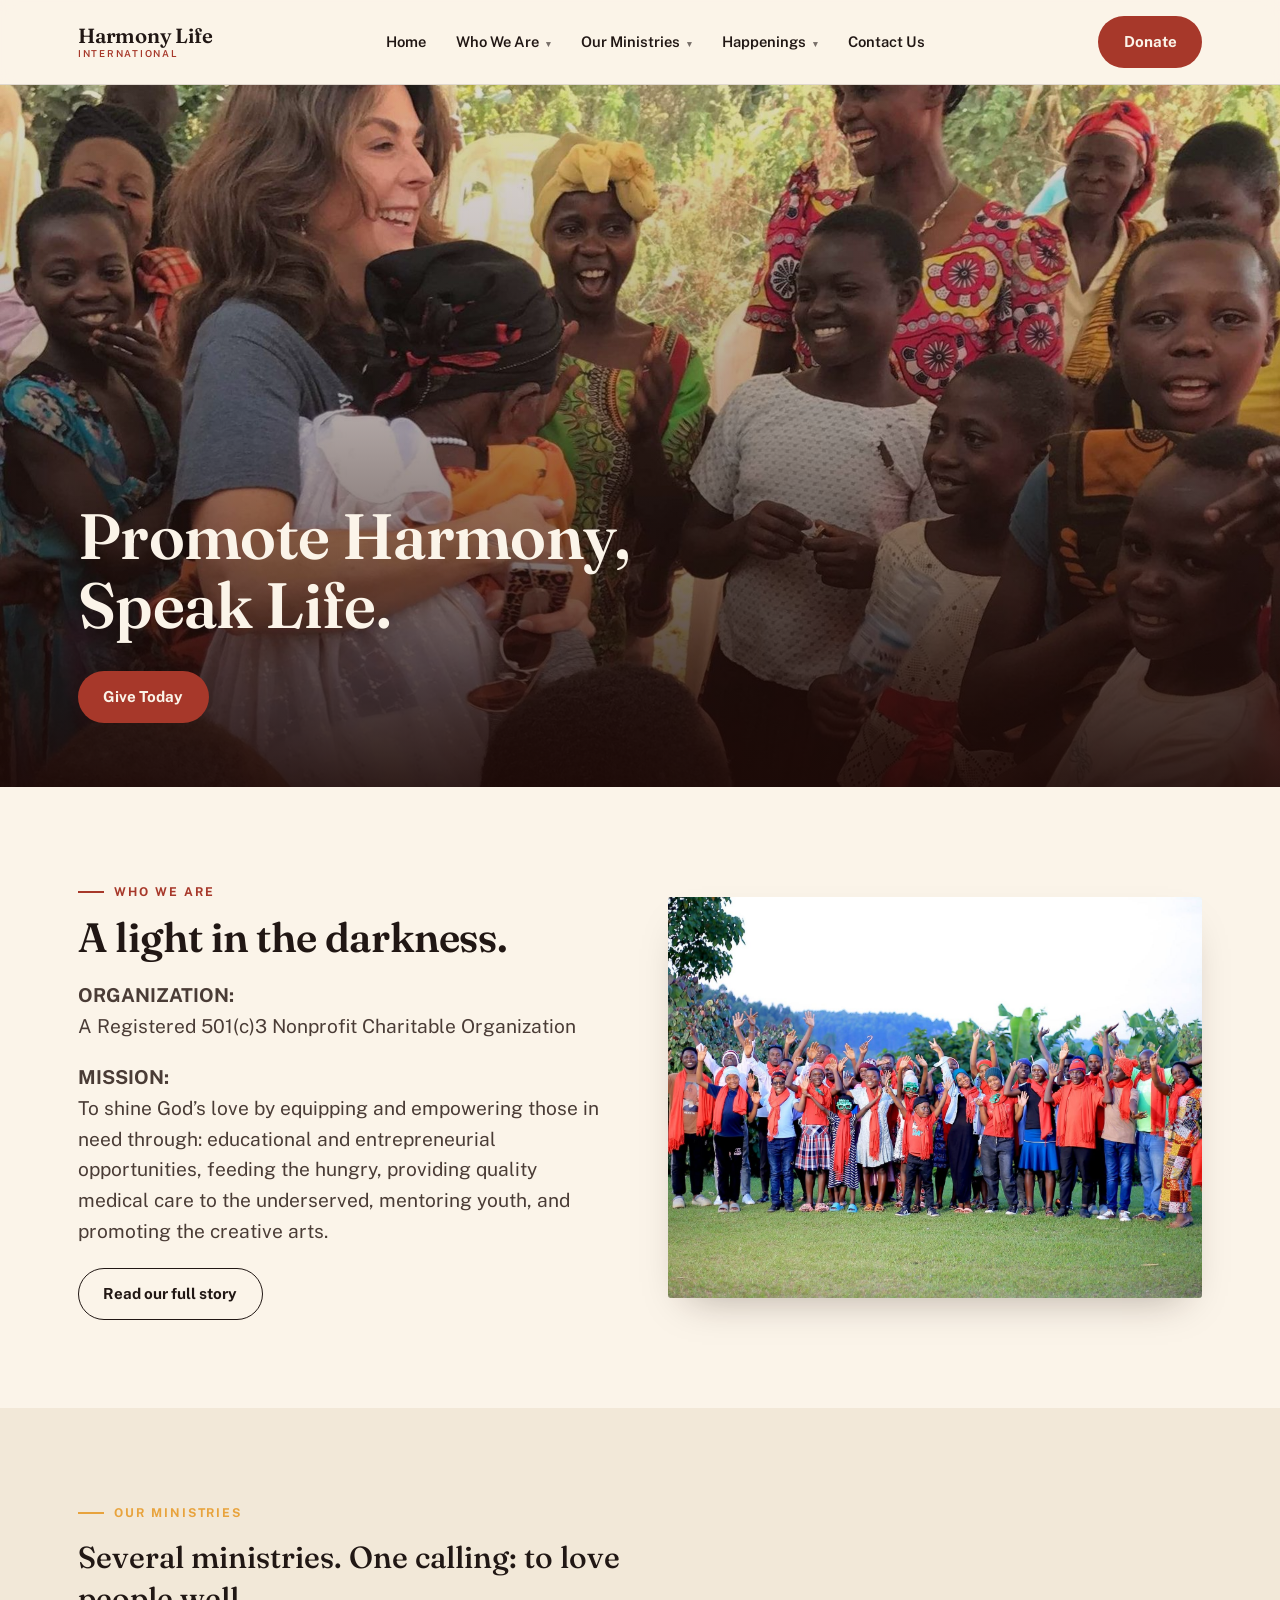
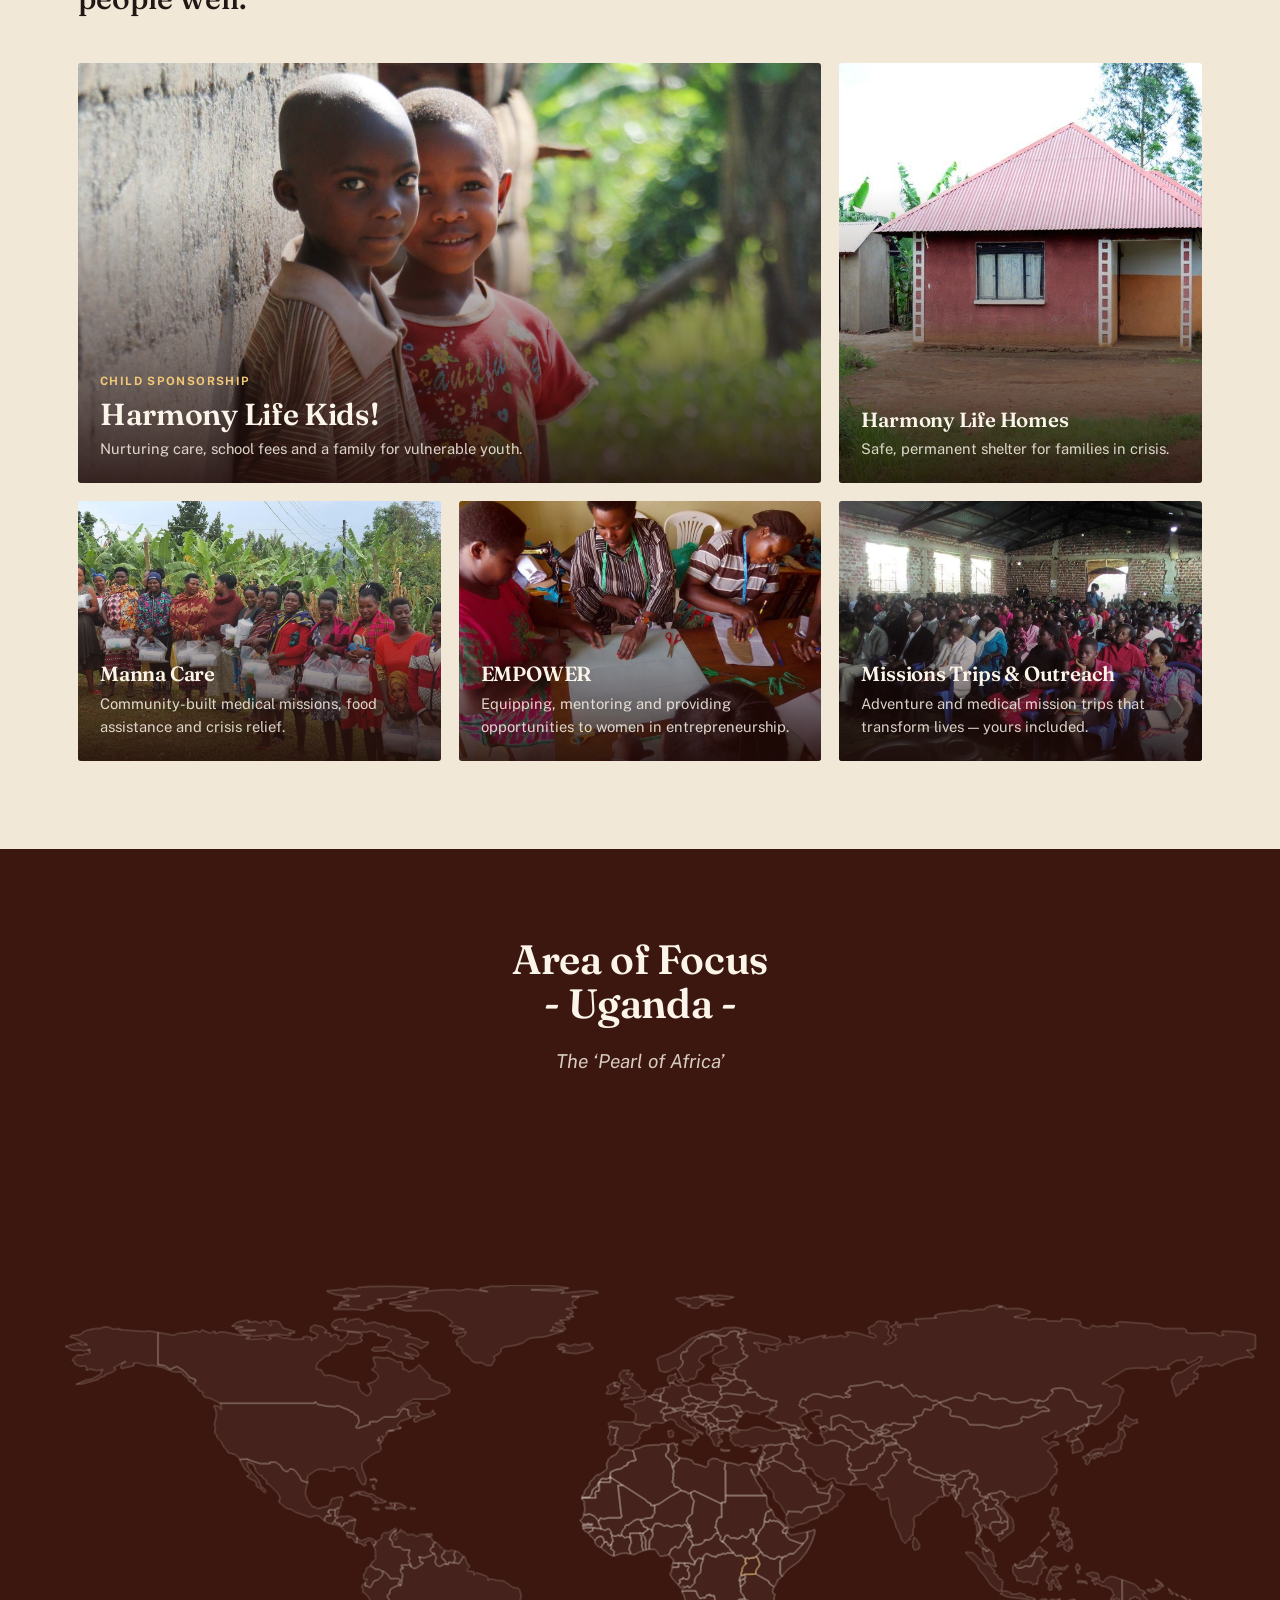
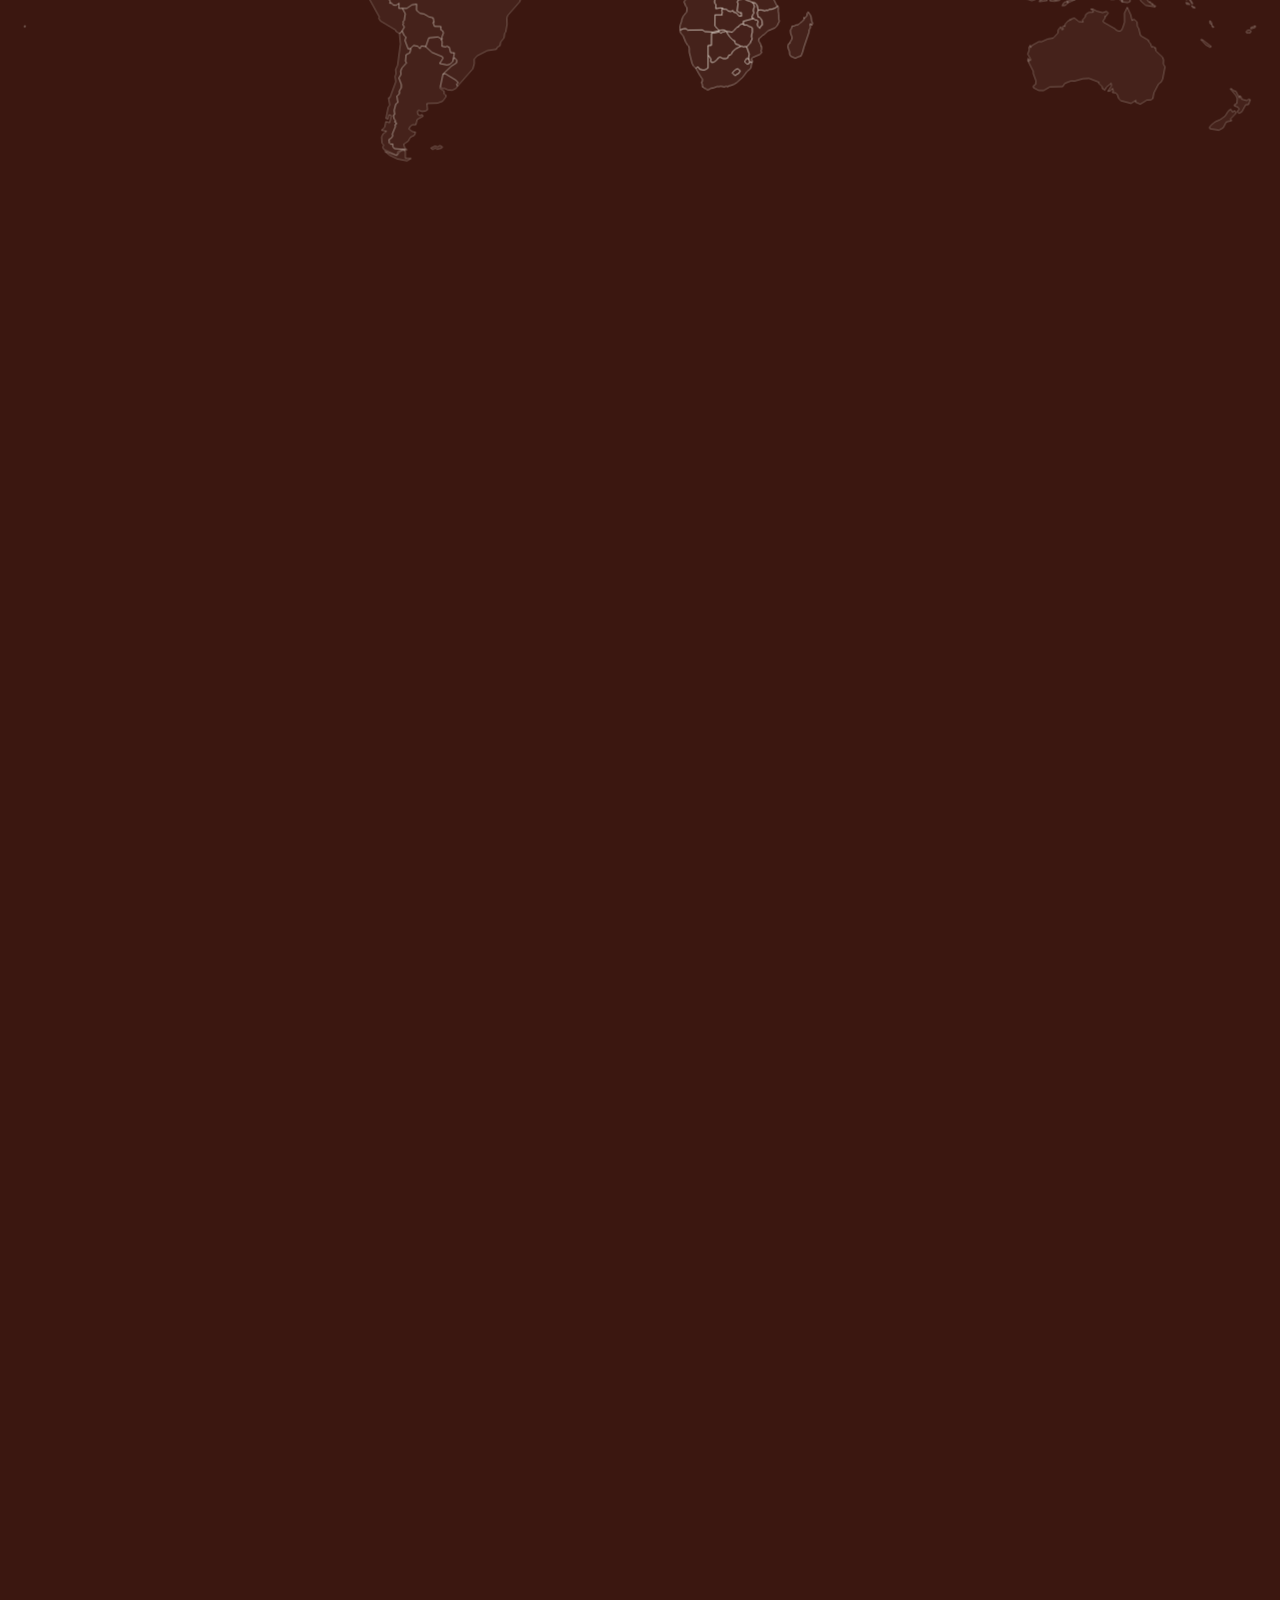
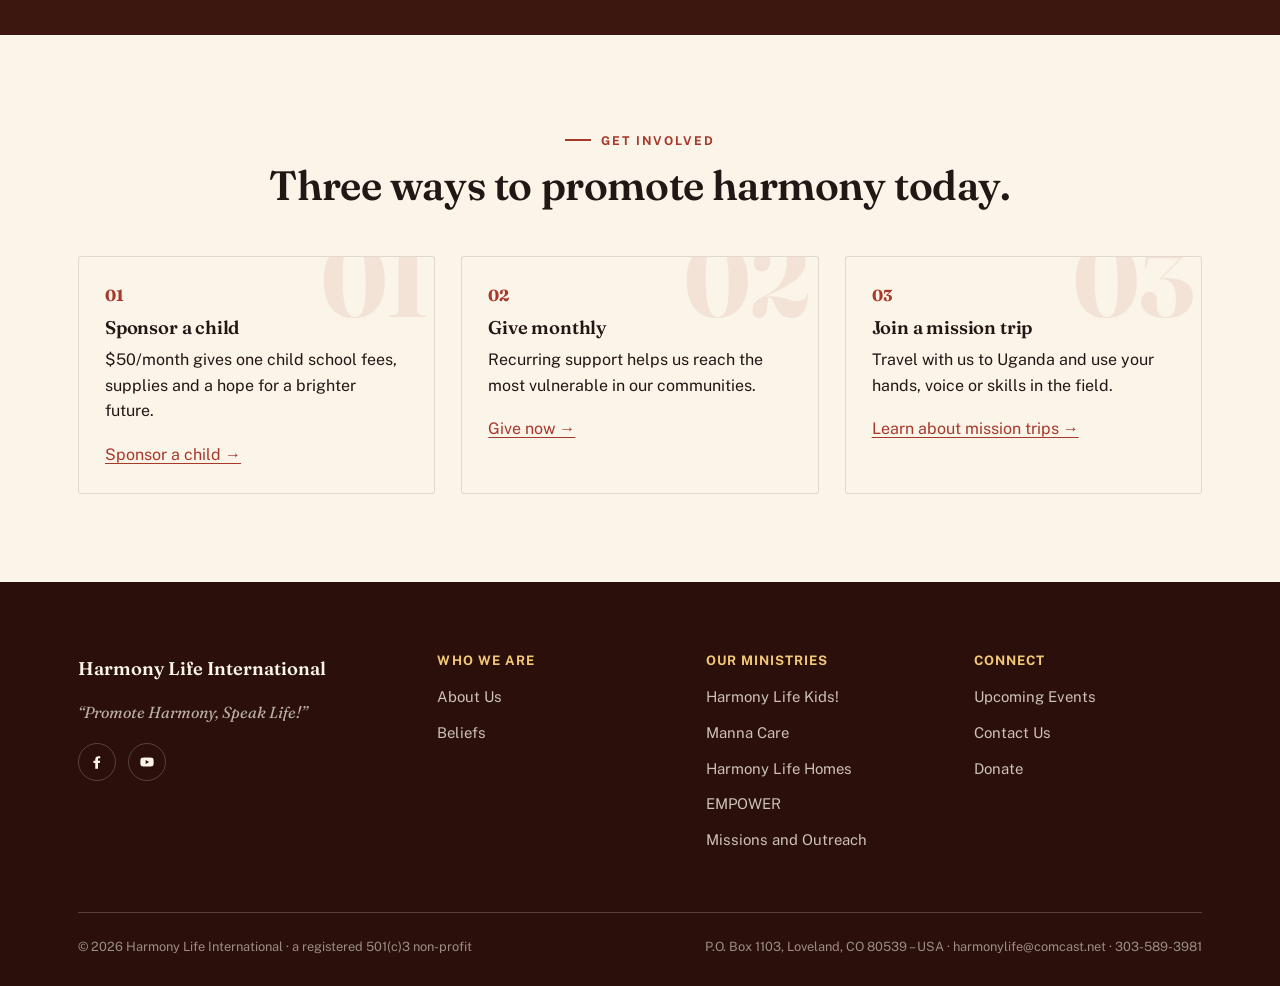
<file: index.html>
<!doctype html>
<html lang="en">
<head>
<meta charset="utf-8">
<meta name="viewport" content="width=device-width, initial-scale=1">
<title>Home | Harmony Life International</title>
<meta name="description" content="Harmony Life International is a 501(c)3 non-profit bringing hope, healing and transformation to families in Fort Portal and Kampala, Uganda."><link rel="preconnect" href="https://fonts.googleapis.com">
<link rel="preconnect" href="https://fonts.gstatic.com" crossorigin>
<link href="https://fonts.googleapis.com/css2?family=Fraunces:ital,opsz,wght@0,9..144,500;0,9..144,600;1,9..144,500&family=Public+Sans:wght@400;500;600;700&display=swap" rel="stylesheet">
<link rel="stylesheet" href="css/style.css?v=12">
</head>
<body>
<header class="site-header">
  <div class="wrap">
    <a href="index.html" class="brand">
      <span class="brand-word">Harmony Life<small>International</small></span>
    </a>
    <nav class="main-nav" aria-label="Primary">
      <ul>
        <li><a href="index.html" class="top-link">Home</a></li>
        <li><a href="#" class="top-link">Who We Are <span class="caret">&#9662;</span></a>
        <ul class="dropdown"><li><a href="about.html">About Us</a></li><li><a href="beliefs.html">Beliefs</a></li></ul></li><li><a href="#" class="top-link">Our Ministries <span class="caret">&#9662;</span></a>
        <ul class="dropdown"><li><a href="kids.html">Harmony Life Kids!</a></li><li><a href="manna-care.html">Manna Care</a></li><li><a href="homes.html">Harmony Life Homes</a></li><li><a href="empower.html">EMPOWER</a></li><li><a href="missions-outreach.html">Missions and Outreach</a></li></ul></li><li><a href="#" class="top-link">Happenings <span class="caret">&#9662;</span></a>
        <ul class="dropdown"><li><a href="events.html">Upcoming Events</a></li></ul></li>
        <li><a href="contact.html" class="top-link">Contact Us</a></li>
      </ul>
    </nav>
    <div class="header-cta">
      <a href="https://www.eservicepayments.com/cgi-bin/Vanco_ver3.vps?appver3=[base64]&ver=3" class="btn btn-primary" target="_blank" rel="noopener">Donate</a>
      <button class="nav-toggle" aria-label="Open menu" aria-expanded="false">
        <svg viewBox="0 0 24 24" fill="none" stroke="currentColor" stroke-width="2"><path d="M3 6h18M3 12h18M3 18h18"/></svg>
      </button>
    </div>
  </div>
</header>
<nav class="mobile-nav" aria-label="Mobile">
  <ul><li><a href="index.html">Home</a></li><li><button class="group-toggle" aria-expanded="false">Who We Are <span class="caret">&#9662;</span></button>
        <ul class="sub-list"><li><a href="about.html">About Us</a></li><li><a href="beliefs.html">Beliefs</a></li></ul></li><li><button class="group-toggle" aria-expanded="false">Our Ministries <span class="caret">&#9662;</span></button>
        <ul class="sub-list"><li><a href="kids.html">Harmony Life Kids!</a></li><li><a href="manna-care.html">Manna Care</a></li><li><a href="homes.html">Harmony Life Homes</a></li><li><a href="empower.html">EMPOWER</a></li><li><a href="missions-outreach.html">Missions and Outreach</a></li></ul></li><li><button class="group-toggle" aria-expanded="false">Happenings <span class="caret">&#9662;</span></button>
        <ul class="sub-list"><li><a href="events.html">Upcoming Events</a></li></ul></li><li><a href="contact.html">Contact Us</a></li></ul>
  <div class="cta-row"><a href="https://www.eservicepayments.com/cgi-bin/Vanco_ver3.vps?appver3=[base64]&ver=3" class="btn btn-primary" target="_blank" rel="noopener" style="width:100%;justify-content:center;">Donate Now</a></div>
</nav>
<section class="hero" style="background-image:url('images/hero-home.jpg')">
  <div class="hero-inner">
    <div class="wrap">
      <h1 class="h-display">Promote Harmony,<br>Speak Life.</h1>
      <div class="hero-actions"><a href="https://www.eservicepayments.com/cgi-bin/Vanco_ver3.vps?appver3=[base64]&ver=3" class="btn btn-primary" target="_blank" rel="noopener">Give Today</a></div>
    </div>
  </div>
</section>
<section class="on-light">
  <div class="wrap">
    <div class="split">
      <div>
        <p class="eyebrow">Who we are</p>
        <h2 class="h-section">A light in the darkness.</h2>
        <p class="lede"><strong>ORGANIZATION:</strong><br>A Registered 501(c)3 Nonprofit Charitable Organization</p>
        <p class="lede"><strong>MISSION:</strong><br>To shine God&rsquo;s love by equipping and empowering those in need through: educational and entrepreneurial opportunities, feeding the hungry, providing quality medical care to the underserved, mentoring youth, and promoting the creative arts.</p>
        <a href="about.html" class="btn btn-ghost-dark">Read our full story</a>
      </div>
      <div class="split-media short thin-mobile"><img src="images/kids-christmas-group.jpg" alt="Sponsored kids and staff celebrating together" loading="lazy"></div>
    </div>
  </div>
</section>

<section class="bg-dim" id="ministries">
  <div class="wrap">
    <div class="section-head">
      <p class="eyebrow">Our Ministries</p>
      <p class="statement">Several ministries. One calling: to love people well.</p>
    </div>
    <div class="ministries-grid">
      <a class="m-card m-feature" style="background-image:url('images/kids-hero.jpg')" href="kids.html">
        <div class="m-card-body"><span class="tag">Child Sponsorship</span><h3>Harmony Life Kids!</h3><p>Nurturing care, school fees and a family for vulnerable youth.</p></div>
      </a>
      <a class="m-card" style="background-image:url('images/homes-finished-3.jpg')" href="homes.html">
        <div class="m-card-body"><h3>Harmony Life Homes</h3><p>Safe, permanent shelter for families in crisis.</p></div>
      </a>
      <a class="m-card" style="background-image:url('images/manna-mama-kits.jpg')" href="manna-care.html">
        <div class="m-card-body"><h3>Manna Care</h3><p>Community-built medical missions, food assistance and crisis relief.</p></div>
      </a>
      <a class="m-card" style="background-image:url('images/empower-hero.jpg')" href="empower.html">
        <div class="m-card-body"><h3>EMPOWER</h3><p>Equipping, mentoring and providing opportunities to women in entrepreneurship.</p></div>
      </a>
      <a class="m-card" style="background-image:url('images/missions-crowd.jpg')" href="missions-outreach.html">
        <div class="m-card-body"><h3>Missions Trips &amp; Outreach</h3><p>Adventure and medical mission trips that transform lives &mdash; yours included.</p></div>
      </a>
    </div>
  </div>
</section>

<section class="bg-clay map-section">
  <div class="wrap">
    <div class="section-head center" style="margin-left:auto;margin-right:auto;">
      <h2 class="h-section center">Area of Focus<br>- Uganda -</h2>
      <p class="lede center" style="margin:0 auto;font-style:italic;">The &lsquo;Pearl of Africa&rsquo;</p>
    </div>
  </div>
  <div class="map-scrub">
    <div class="map-sticky">
      <div class="map-stage">
  <svg class="map-svg" id="worldMapSvg" viewBox="-20.0 -11.754999999999995 1040.0 415.17" preserveAspectRatio="xMidYMid meet" aria-hidden="true">
    <g class="countries"><path class="country" vector-effect="non-scaling-stroke" fill-rule="evenodd" d="M 1000.00,275.19 L 1000.00,276.54 L 996.46,277.81 L 996.10,276.78 L 1000.00,275.19 Z M 993.53,278.84 L 995.48,278.72 L 996.44,279.52 L 995.98,280.97 L 992.73,281.01 L 992.46,279.79 L 993.53,278.84 Z M 0.57,275.06 L 0.23,276.39 L 0.00,276.54 L 0.00,275.19 L 0.57,275.06 Z"/><path class="country country-africa" vector-effect="non-scaling-stroke" fill-rule="evenodd" d="M 594.18,233.19 L 604.72,239.16 L 604.91,240.77 L 608.90,243.55 L 607.61,246.97 L 607.78,248.54 L 609.56,249.56 L 609.64,250.28 L 608.87,251.96 L 609.03,252.80 L 608.85,254.13 L 610.97,258.61 L 611.99,259.21 L 609.78,260.82 L 606.74,261.90 L 605.08,261.86 L 604.09,262.69 L 602.15,262.76 L 601.43,263.11 L 598.09,262.33 L 596.00,262.56 L 595.22,258.78 L 593.72,256.71 L 591.00,256.20 L 589.42,255.36 L 586.55,254.43 L 585.39,253.72 L 583.89,250.22 L 582.28,248.67 L 581.72,247.06 L 582.00,245.61 L 581.50,243.06 L 582.65,242.92 L 585.42,239.89 L 585.40,238.98 L 584.80,238.35 L 584.64,237.26 L 585.44,236.91 L 585.60,235.27 L 584.50,233.71 L 585.47,233.37 L 594.18,233.19 Z"/><path class="country country-africa" vector-effect="non-scaling-stroke" fill-rule="evenodd" d="M 475.93,153.73 L 475.87,158.66 L 466.75,158.52 L 466.84,165.63 L 464.24,165.88 L 463.56,167.30 L 464.09,171.31 L 453.21,171.30 L 452.60,172.22 L 452.72,171.05 L 459.03,170.83 L 459.36,169.83 L 460.50,168.58 L 461.41,164.75 L 465.28,161.75 L 466.58,158.25 L 467.45,158.04 L 468.35,155.88 L 470.69,155.58 L 471.70,155.94 L 472.96,155.94 L 473.85,155.31 L 475.57,155.22 L 475.51,153.73 L 475.93,153.73 Z"/><path class="country" vector-effect="non-scaling-stroke" fill-rule="evenodd" d="M 158.78,94.44 L 151.04,90.51 L 146.01,89.36 L 144.46,86.90 L 144.86,85.20 L 141.31,84.01 L 140.82,81.77 L 137.46,79.76 L 137.40,78.33 L 138.94,76.99 L 138.87,75.23 L 134.14,73.47 L 129.57,68.30 L 123.68,64.48 L 118.19,66.93 L 113.78,63.89 L 108.34,63.04 L 108.37,36.91 L 120.82,39.17 L 126.63,37.15 L 130.75,37.49 L 139.46,35.57 L 141.37,36.72 L 143.44,36.08 L 144.06,34.77 L 150.68,37.55 L 154.38,35.67 L 154.75,37.78 L 159.21,36.51 L 162.58,36.67 L 173.33,38.86 L 179.87,39.15 L 183.62,40.56 L 179.71,41.94 L 184.73,42.53 L 194.59,41.72 L 197.55,43.38 L 200.58,41.98 L 197.74,40.80 L 199.54,39.85 L 205.14,39.44 L 210.17,41.62 L 213.27,41.40 L 218.18,42.65 L 226.55,42.27 L 226.23,40.54 L 228.70,40.06 L 233.00,41.00 L 232.98,43.63 L 234.75,41.41 L 236.99,41.49 L 238.24,38.70 L 232.02,35.86 L 232.25,32.79 L 235.53,30.78 L 242.01,32.45 L 245.78,35.58 L 243.31,36.94 L 248.48,37.51 L 248.47,40.35 L 252.18,38.17 L 255.50,39.96 L 254.67,42.02 L 257.36,43.89 L 262.29,39.49 L 262.44,36.44 L 270.49,37.06 L 274.22,38.44 L 274.39,39.82 L 272.32,41.30 L 274.28,42.79 L 273.93,44.14 L 268.49,46.08 L 264.62,46.51 L 261.75,45.67 L 257.44,50.62 L 254.21,52.50 L 250.24,52.69 L 248.04,53.86 L 247.86,55.67 L 244.63,56.01 L 238.22,61.39 L 237.14,63.58 L 236.99,66.81 L 241.07,67.27 L 243.62,71.98 L 247.51,71.43 L 252.67,72.63 L 263.86,76.94 L 271.46,77.37 L 271.01,79.77 L 271.87,82.56 L 273.89,85.67 L 278.02,88.31 L 280.16,87.41 L 281.66,84.55 L 280.21,80.16 L 278.25,78.70 L 282.70,77.40 L 285.85,75.45 L 287.39,73.52 L 287.16,71.66 L 285.27,69.30 L 281.90,67.21 L 285.18,64.30 L 283.04,57.45 L 284.97,56.80 L 292.59,57.83 L 294.89,57.10 L 300.90,59.65 L 301.74,60.73 L 306.69,60.94 L 307.53,66.79 L 310.07,67.22 L 312.08,68.86 L 316.11,67.31 L 320.60,62.96 L 329.45,72.31 L 328.34,74.06 L 334.53,77.21 L 340.74,78.82 L 341.84,81.17 L 344.01,81.53 L 345.12,82.58 L 345.32,85.70 L 341.31,87.72 L 336.74,88.71 L 333.24,90.99 L 315.56,91.03 L 313.23,93.02 L 309.69,94.25 L 302.49,100.50 L 304.85,100.04 L 309.31,96.39 L 315.13,94.07 L 319.29,93.80 L 321.75,95.16 L 319.12,97.03 L 320.91,102.12 L 324.52,103.50 L 329.11,103.10 L 331.89,99.98 L 332.09,101.99 L 333.88,103.00 L 330.44,104.82 L 321.54,107.60 L 318.43,109.60 L 316.32,109.39 L 316.22,107.04 L 321.04,104.74 L 313.51,105.17 L 311.69,103.60 L 311.69,99.82 L 307.67,98.76 L 305.56,100.85 L 303.72,104.28 L 301.37,105.53 L 292.04,105.55 L 286.61,109.36 L 281.33,109.37 L 280.08,109.82 L 280.72,111.49 L 271.00,114.79 L 269.05,113.96 L 271.84,109.52 L 270.69,104.59 L 267.80,103.29 L 268.14,102.79 L 266.27,101.35 L 264.99,101.56 L 264.23,100.28 L 254.51,96.38 L 252.02,97.17 L 245.44,96.83 L 237.97,95.36 L 236.62,93.36 L 235.68,93.38 L 235.67,94.44 L 158.78,94.44 Z M 275.70,30.38 L 283.82,28.47 L 293.81,31.20 L 294.17,32.41 L 299.33,31.79 L 302.22,33.56 L 308.93,34.65 L 311.35,35.77 L 313.97,38.37 L 308.87,39.67 L 319.83,42.09 L 323.82,44.64 L 328.19,44.83 L 327.32,46.78 L 322.45,50.00 L 314.66,46.14 L 311.07,46.49 L 310.72,48.08 L 318.56,51.71 L 320.36,54.46 L 319.41,56.46 L 308.94,53.48 L 315.75,57.56 L 316.21,58.53 L 308.67,57.42 L 302.71,55.80 L 299.35,54.45 L 300.32,53.67 L 292.13,50.89 L 292.17,51.70 L 284.14,52.14 L 281.79,51.19 L 283.62,49.14 L 294.56,48.74 L 293.63,47.75 L 294.60,46.36 L 298.19,43.65 L 296.36,41.47 L 286.47,39.18 L 288.25,38.48 L 285.31,36.75 L 280.67,35.65 L 279.19,36.47 L 274.15,36.82 L 253.66,34.97 L 251.35,33.99 L 254.26,32.73 L 250.31,32.72 L 249.43,29.90 L 251.57,27.42 L 254.42,26.28 L 261.59,25.54 L 259.55,27.34 L 261.74,29.07 L 264.31,26.83 L 271.35,25.69 L 276.11,28.57 L 275.70,30.38 Z M 204.10,27.57 L 207.22,28.69 L 209.82,33.35 L 219.50,36.04 L 219.20,37.27 L 214.64,37.49 L 216.41,38.56 L 215.47,39.58 L 205.67,38.39 L 185.24,40.18 L 183.74,38.87 L 177.48,38.42 L 174.06,36.22 L 187.73,35.09 L 172.49,34.61 L 171.02,33.59 L 177.46,32.47 L 168.33,31.78 L 172.59,28.59 L 180.03,26.90 L 182.87,27.44 L 181.48,28.74 L 187.66,27.90 L 191.53,29.30 L 194.67,27.89 L 197.20,28.80 L 199.48,31.53 L 200.87,30.37 L 198.90,27.53 L 204.10,27.57 Z M 245.59,3.07 L 258.42,2.00 L 262.50,0.97 L 268.94,1.89 L 271.06,0.39 L 279.70,-0.36 L 297.69,-0.65 L 317.15,-0.08 L 328.19,1.03 L 328.07,1.77 L 312.06,4.16 L 318.11,4.15 L 307.03,6.62 L 302.28,8.89 L 286.37,10.21 L 290.20,10.56 L 288.28,11.06 L 290.57,12.43 L 278.45,16.08 L 278.83,16.71 L 283.58,16.61 L 283.64,17.28 L 276.22,18.95 L 268.96,18.18 L 251.41,18.13 L 251.07,16.80 L 256.20,16.17 L 254.83,14.17 L 263.95,15.17 L 260.17,13.39 L 255.66,12.86 L 257.91,11.78 L 262.84,11.12 L 263.63,10.15 L 259.70,9.07 L 258.52,7.63 L 268.31,8.06 L 272.64,7.04 L 256.67,6.90 L 251.76,5.96 L 246.20,4.02 L 245.59,3.07 Z"/><path class="country" vector-effect="non-scaling-stroke" fill-rule="evenodd" d="M 158.78,94.44 L 235.67,94.44 L 235.68,93.38 L 236.62,93.36 L 237.97,95.36 L 245.44,96.83 L 252.02,97.17 L 254.51,96.38 L 264.23,100.28 L 264.99,101.56 L 266.27,101.35 L 268.14,102.79 L 267.80,103.29 L 270.69,104.59 L 271.84,109.52 L 269.11,113.67 L 270.31,114.79 L 280.72,111.49 L 280.08,109.82 L 281.33,109.37 L 286.61,109.36 L 292.04,105.55 L 301.37,105.53 L 303.72,104.28 L 305.56,100.85 L 307.67,98.76 L 311.69,99.82 L 311.69,103.60 L 313.99,106.08 L 305.23,109.21 L 303.29,111.49 L 303.26,112.96 L 304.18,114.43 L 305.33,114.50 L 305.04,113.49 L 305.88,114.10 L 305.65,114.90 L 295.25,116.86 L 299.33,116.33 L 300.15,116.86 L 294.58,117.36 L 293.73,118.13 L 294.55,118.26 L 293.95,120.25 L 291.93,122.39 L 290.20,120.84 L 291.51,123.88 L 289.05,127.18 L 289.66,125.17 L 288.24,124.11 L 287.92,121.81 L 287.38,123.01 L 287.97,124.77 L 286.14,124.33 L 288.05,125.23 L 288.17,127.87 L 288.97,128.06 L 289.65,131.80 L 287.88,133.87 L 285.01,134.69 L 280.39,137.52 L 274.07,143.22 L 274.13,147.12 L 277.62,155.89 L 276.72,160.54 L 274.52,160.55 L 273.03,158.69 L 269.85,153.09 L 270.42,151.25 L 267.47,147.40 L 266.39,146.97 L 263.59,148.23 L 260.00,146.11 L 251.13,146.78 L 252.17,149.19 L 251.64,149.56 L 247.55,149.59 L 245.48,148.12 L 243.06,148.47 L 241.04,147.82 L 236.97,148.67 L 230.17,153.25 L 229.50,156.42 L 230.17,158.69 L 229.08,158.78 L 224.94,157.31 L 223.56,154.06 L 219.56,148.94 L 217.60,147.84 L 215.33,147.89 L 213.58,150.08 L 211.28,149.25 L 209.84,148.41 L 208.23,145.43 L 204.15,142.35 L 199.33,142.35 L 199.33,143.49 L 191.60,143.51 L 181.07,140.21 L 181.33,139.66 L 174.65,140.18 L 174.18,138.76 L 170.78,136.03 L 164.94,134.42 L 164.60,132.90 L 161.90,130.11 L 159.69,125.60 L 156.31,122.36 L 155.93,120.09 L 154.45,118.57 L 154.96,113.89 L 154.08,111.76 L 155.84,104.10 L 155.33,100.38 L 153.65,96.71 L 153.98,96.17 L 158.00,97.11 L 159.48,99.73 L 160.17,99.00 L 158.78,94.44 Z M 108.37,36.91 L 108.34,63.04 L 113.78,63.89 L 118.19,66.93 L 123.68,64.48 L 129.57,68.30 L 134.14,73.47 L 138.87,75.23 L 138.94,76.99 L 137.40,78.33 L 133.42,76.40 L 132.64,73.97 L 129.06,71.73 L 127.56,69.10 L 120.48,68.85 L 111.48,65.17 L 103.96,63.65 L 100.11,63.89 L 91.35,61.43 L 88.27,62.02 L 88.84,63.95 L 78.57,66.23 L 78.17,64.60 L 79.42,61.87 L 82.37,61.02 L 81.61,60.32 L 72.17,65.69 L 74.20,67.04 L 71.58,69.04 L 65.81,71.05 L 65.12,72.28 L 60.79,73.71 L 59.91,75.02 L 47.03,78.64 L 41.83,78.97 L 50.54,75.29 L 53.99,74.98 L 59.21,72.18 L 61.88,70.64 L 62.36,68.53 L 63.77,66.89 L 60.57,67.73 L 59.67,67.26 L 58.17,68.27 L 56.36,66.86 L 55.61,67.85 L 54.57,66.47 L 50.09,67.58 L 50.35,64.91 L 48.56,63.92 L 44.95,64.45 L 40.70,62.48 L 40.69,60.91 L 38.55,59.72 L 39.63,58.13 L 42.88,55.15 L 47.04,55.39 L 49.28,54.05 L 51.29,54.29 L 53.41,53.43 L 52.89,52.16 L 51.34,51.66 L 53.40,50.59 L 47.90,51.84 L 45.70,51.22 L 41.78,51.54 L 37.71,50.87 L 33.03,48.14 L 43.13,45.62 L 45.41,45.62 L 45.03,47.01 L 50.90,46.90 L 40.58,41.55 L 36.77,40.67 L 38.32,39.21 L 43.25,39.12 L 46.75,37.86 L 47.42,36.51 L 50.25,35.19 L 58.22,33.63 L 60.78,33.82 L 65.05,32.34 L 69.26,32.92 L 71.27,34.18 L 77.19,33.81 L 77.03,34.44 L 81.28,34.92 L 97.44,36.14 L 101.14,35.69 L 108.37,36.91 Z"/><path class="country" vector-effect="non-scaling-stroke" fill-rule="evenodd" d="M 742.67,93.85 L 740.55,95.70 L 738.25,95.96 L 738.11,98.74 L 736.57,100.00 L 731.06,99.08 L 729.05,104.06 L 722.13,105.78 L 724.63,110.61 L 722.72,111.33 L 722.94,112.92 L 719.84,111.51 L 710.10,111.45 L 706.15,110.28 L 704.57,110.86 L 704.14,112.50 L 699.57,111.54 L 697.74,111.93 L 697.12,113.15 L 691.86,115.60 L 690.65,117.59 L 689.61,117.60 L 688.85,116.29 L 685.32,116.20 L 684.75,113.92 L 683.40,113.90 L 683.61,111.12 L 680.28,109.09 L 672.26,109.71 L 669.61,107.21 L 662.51,103.93 L 655.36,105.57 L 655.47,115.81 L 654.04,115.94 L 652.10,113.77 L 650.22,112.99 L 645.84,114.49 L 646.37,112.66 L 645.84,111.69 L 642.62,110.74 L 639.74,106.64 L 642.44,106.90 L 642.55,104.87 L 647.34,104.84 L 647.34,100.41 L 642.20,99.86 L 636.39,101.67 L 634.98,101.22 L 635.26,99.79 L 633.49,97.93 L 631.43,98.01 L 629.07,96.13 L 630.68,94.02 L 629.87,93.46 L 632.08,90.40 L 634.94,92.01 L 635.28,89.99 L 641.02,86.96 L 645.36,86.89 L 654.77,89.94 L 657.72,88.77 L 662.12,88.71 L 665.67,90.15 L 666.48,89.33 L 670.38,89.45 L 671.08,88.13 L 666.58,86.22 L 669.24,84.87 L 668.72,84.11 L 671.39,83.39 L 669.38,81.49 L 670.66,80.54 L 681.05,79.57 L 691.86,76.71 L 696.85,77.31 L 697.72,80.19 L 700.62,79.51 L 704.19,80.46 L 703.96,81.97 L 706.62,81.81 L 713.59,79.19 L 712.57,80.06 L 716.11,82.21 L 722.32,89.26 L 723.80,87.81 L 727.63,89.41 L 731.62,88.70 L 737.61,92.52 L 741.19,92.15 L 742.67,93.85 Z"/><path class="country" vector-effect="non-scaling-stroke" fill-rule="evenodd" d="M 655.47,115.81 L 655.36,105.57 L 662.51,103.93 L 669.61,107.21 L 672.26,109.71 L 680.28,109.09 L 683.61,111.12 L 683.40,113.90 L 684.75,113.92 L 685.32,116.20 L 688.85,116.29 L 689.61,117.60 L 690.65,117.59 L 691.86,115.60 L 697.12,113.15 L 697.94,113.42 L 695.61,115.22 L 697.66,116.27 L 699.64,115.58 L 702.93,117.04 L 699.37,119.04 L 696.12,118.84 L 696.30,116.78 L 692.58,117.42 L 690.38,120.74 L 688.06,120.61 L 687.34,121.83 L 689.38,122.50 L 689.98,124.56 L 688.42,127.38 L 684.77,126.77 L 684.85,125.07 L 678.25,122.52 L 673.26,119.29 L 671.90,116.43 L 667.96,116.05 L 666.90,115.49 L 666.60,113.27 L 662.86,111.80 L 658.15,114.37 L 658.60,115.77 L 655.47,115.81 Z"/><path class="country" vector-effect="non-scaling-stroke" fill-rule="evenodd" d="M 891.67,237.78 L 901.62,241.28 L 905.08,244.10 L 905.51,245.74 L 910.13,247.45 L 910.81,248.93 L 908.25,249.23 L 908.87,251.08 L 911.35,252.90 L 913.15,255.85 L 914.74,255.75 L 914.63,256.98 L 916.77,257.46 L 915.94,257.98 L 918.89,259.15 L 918.58,259.95 L 910.87,258.70 L 907.13,255.40 L 905.69,252.97 L 902.07,251.75 L 898.02,253.46 L 898.37,255.51 L 896.19,256.46 L 891.76,255.88 L 891.67,237.78 Z M 924.00,240.72 L 925.39,243.06 L 924.52,243.80 L 923.35,241.08 L 918.51,238.17 L 919.28,237.50 L 924.00,240.72 Z M 922.17,245.77 L 915.86,248.10 L 912.00,246.52 L 912.23,245.66 L 916.24,245.85 L 917.05,244.45 L 917.32,245.92 L 918.91,245.71 L 921.24,243.77 L 920.94,242.13 L 922.60,242.08 L 923.11,244.08 L 922.17,245.77 Z M 929.21,244.83 L 933.39,248.72 L 933.00,249.50 L 932.22,249.78 L 931.02,248.71 L 929.21,244.83 Z"/><path class="country" vector-effect="non-scaling-stroke" fill-rule="evenodd" d="M 891.67,237.78 L 891.76,255.88 L 889.29,253.60 L 886.47,253.04 L 885.78,253.84 L 882.26,253.92 L 883.44,251.66 L 885.19,250.89 L 883.13,245.54 L 877.75,243.18 L 875.46,242.95 L 871.29,240.39 L 870.47,241.74 L 869.40,241.98 L 868.76,239.75 L 866.64,238.39 L 871.61,237.44 L 871.38,236.71 L 867.31,236.70 L 866.21,235.05 L 863.73,234.53 L 862.55,233.16 L 867.72,231.58 L 872.18,232.72 L 873.40,238.25 L 876.27,239.91 L 878.59,236.96 L 881.78,235.29 L 884.25,235.29 L 891.67,237.78 Z M 847.14,255.26 L 847.47,256.65 L 845.66,258.72 L 842.94,259.00 L 844.39,256.36 L 847.14,255.26 Z M 827.45,219.06 L 825.87,221.57 L 827.91,224.20 L 827.43,225.48 L 830.55,228.05 L 827.26,228.38 L 826.33,230.27 L 826.45,232.79 L 823.78,234.69 L 822.63,241.70 L 822.22,240.71 L 819.07,241.96 L 817.97,240.27 L 814.60,239.22 L 811.30,240.22 L 810.29,238.87 L 806.18,238.71 L 805.75,234.98 L 804.37,234.21 L 803.03,231.83 L 802.65,229.40 L 802.97,226.83 L 804.62,224.98 L 805.08,226.84 L 806.98,228.41 L 810.55,228.04 L 813.50,226.40 L 816.13,227.17 L 818.39,226.58 L 821.85,218.59 L 827.45,219.06 Z M 855.93,238.45 L 862.42,239.15 L 863.43,241.27 L 861.08,240.13 L 855.27,239.98 L 855.93,238.45 Z M 855.37,224.52 L 855.57,226.03 L 857.21,226.28 L 857.47,227.41 L 857.32,229.84 L 855.89,229.57 L 855.47,231.26 L 856.61,232.72 L 855.83,233.06 L 853.89,227.75 L 855.37,224.52 Z M 841.47,228.12 L 844.66,228.01 L 847.41,225.99 L 847.89,226.61 L 845.66,229.37 L 843.57,229.90 L 840.90,229.36 L 833.84,229.90 L 833.45,232.00 L 835.93,234.47 L 837.43,233.21 L 842.61,232.27 L 842.38,233.55 L 841.17,233.14 L 839.97,234.77 L 837.52,235.85 L 840.15,239.41 L 839.64,240.36 L 842.14,243.57 L 842.12,245.39 L 840.63,246.21 L 839.55,245.23 L 840.89,242.96 L 838.16,244.03 L 837.47,243.26 L 837.83,242.19 L 835.83,240.56 L 836.03,237.85 L 834.18,238.70 L 834.53,245.91 L 832.77,246.31 L 831.57,245.50 L 832.37,242.94 L 831.94,240.26 L 830.77,240.24 L 829.91,238.34 L 832.85,230.13 L 835.79,226.92 L 841.47,228.12 Z M 837.06,254.27 L 838.91,254.06 L 841.40,253.04 L 840.99,254.58 L 836.82,255.37 L 833.12,255.03 L 833.11,254.01 L 835.32,253.44 L 837.06,254.27 Z M 828.50,253.78 L 830.22,253.56 L 830.91,254.74 L 824.28,255.65 L 825.23,254.05 L 826.76,254.03 L 827.50,253.04 L 828.50,253.78 Z M 801.35,248.39 L 801.73,249.38 L 807.05,249.66 L 807.67,248.51 L 812.82,249.85 L 813.83,251.65 L 818.00,252.16 L 821.40,253.81 L 818.23,254.87 L 815.18,253.75 L 800.77,252.13 L 795.71,250.99 L 795.22,249.79 L 792.68,249.59 L 794.59,246.93 L 797.96,247.10 L 801.35,248.39 Z M 789.92,233.57 L 791.36,237.06 L 793.39,237.30 L 794.75,239.06 L 793.94,246.81 L 790.86,246.87 L 784.96,242.28 L 778.17,232.36 L 775.73,230.05 L 773.89,225.49 L 764.95,216.75 L 764.70,215.33 L 770.79,215.98 L 779.56,224.72 L 782.38,224.77 L 784.72,226.67 L 786.32,229.00 L 788.44,230.27 L 787.33,232.53 L 789.92,233.57 Z"/><path class="country" vector-effect="non-scaling-stroke" fill-rule="evenodd" d="M 339.93,314.49 L 337.51,326.20 L 341.04,328.58 L 340.66,330.49 L 342.40,331.70 L 342.25,333.06 L 339.59,336.62 L 335.47,338.11 L 326.84,338.41 L 327.37,343.55 L 325.71,344.52 L 322.86,344.91 L 320.19,343.90 L 319.12,344.62 L 319.50,347.38 L 321.38,348.22 L 322.90,347.34 L 323.73,348.79 L 318.94,351.38 L 317.87,355.66 L 315.25,355.67 L 313.07,357.09 L 312.28,359.17 L 315.01,361.21 L 317.66,361.77 L 316.71,364.26 L 313.43,365.83 L 311.62,369.08 L 307.95,371.48 L 308.85,374.36 L 310.69,375.97 L 300.24,375.03 L 299.08,373.41 L 299.14,371.33 L 297.29,371.50 L 296.31,370.50 L 296.07,367.55 L 298.20,366.33 L 299.08,364.57 L 298.76,363.16 L 301.24,357.11 L 300.95,355.48 L 302.16,354.96 L 301.86,353.91 L 300.57,353.35 L 301.49,352.19 L 300.23,351.13 L 299.59,347.93 L 300.70,347.36 L 300.23,343.98 L 301.63,338.66 L 303.29,337.65 L 302.44,332.38 L 304.54,330.57 L 304.48,328.25 L 306.06,325.54 L 306.07,322.98 L 304.07,317.68 L 305.78,314.82 L 305.52,312.13 L 306.51,309.61 L 310.29,305.28 L 309.46,304.19 L 309.95,298.66 L 312.98,297.29 L 313.59,293.71 L 315.91,291.20 L 319.54,291.88 L 321.17,293.88 L 322.26,291.65 L 325.43,291.76 L 330.98,296.89 L 339.51,300.45 L 339.91,301.68 L 337.17,305.90 L 343.09,307.08 L 345.29,306.63 L 347.81,304.50 L 348.26,302.05 L 349.64,301.52 L 351.03,303.12 L 350.98,305.34 L 346.77,308.01 L 339.93,314.49 Z"/><path class="country" vector-effect="non-scaling-stroke" fill-rule="evenodd" d="M 309.35,376.77 L 309.35,382.97 L 314.00,383.05 L 310.70,385.03 L 302.76,383.48 L 296.43,380.44 L 292.60,377.33 L 302.48,380.76 L 304.81,377.59 L 307.37,376.44 L 309.35,376.77 Z M 306.69,279.39 L 308.43,283.28 L 309.88,284.46 L 309.01,287.15 L 311.59,294.09 L 313.59,293.71 L 313.93,294.41 L 312.98,297.29 L 309.95,298.66 L 309.46,304.19 L 310.29,305.28 L 306.51,309.61 L 305.52,312.13 L 305.78,314.82 L 304.07,317.68 L 306.07,322.98 L 306.06,325.54 L 304.48,328.25 L 304.54,330.57 L 302.44,332.38 L 303.29,337.65 L 301.63,338.66 L 300.23,343.98 L 300.70,347.36 L 299.59,347.93 L 300.23,351.13 L 301.49,352.19 L 300.57,353.35 L 301.86,353.91 L 302.16,354.96 L 300.95,355.48 L 301.24,357.11 L 298.76,363.16 L 299.08,364.57 L 298.20,366.33 L 296.07,367.55 L 296.31,370.50 L 297.29,371.50 L 299.14,371.33 L 299.08,373.41 L 300.24,375.03 L 309.52,375.83 L 307.05,375.81 L 303.21,377.50 L 302.76,380.09 L 301.58,380.16 L 291.81,375.73 L 290.94,373.97 L 291.73,372.34 L 290.33,370.50 L 289.98,365.76 L 291.16,363.09 L 294.09,360.94 L 289.88,360.13 L 292.52,357.68 L 293.47,353.06 L 296.55,354.04 L 298.01,348.29 L 296.14,347.55 L 295.27,351.02 L 293.52,350.62 L 295.34,341.51 L 296.62,339.61 L 295.59,333.77 L 296.76,333.68 L 301.56,320.61 L 300.92,316.45 L 301.75,314.15 L 301.42,310.73 L 303.04,307.33 L 305.30,289.98 L 304.52,281.52 L 306.69,279.39 Z"/><path class="country country-africa" vector-effect="non-scaling-stroke" fill-rule="evenodd" d="M 581.50,243.06 L 582.00,245.61 L 581.72,247.06 L 582.28,248.67 L 583.89,250.22 L 585.39,253.72 L 584.29,253.44 L 580.56,253.91 L 579.82,254.24 L 579.03,256.01 L 579.65,257.24 L 578.81,263.32 L 581.50,264.89 L 582.27,264.39 L 582.50,267.38 L 580.37,267.36 L 578.21,264.65 L 576.08,264.26 L 575.46,262.80 L 573.76,263.68 L 571.53,263.29 L 570.61,262.03 L 568.84,261.77 L 567.54,261.84 L 567.38,260.98 L 565.16,260.74 L 561.54,261.35 L 561.69,258.04 L 560.76,257.01 L 560.56,255.30 L 560.97,253.63 L 560.41,252.56 L 560.36,250.81 L 556.99,250.83 L 557.23,249.83 L 555.81,249.84 L 555.66,250.32 L 553.94,250.43 L 552.82,252.75 L 551.29,252.35 L 550.37,252.74 L 548.54,252.97 L 546.83,250.62 L 545.35,246.88 L 537.15,246.85 L 534.23,247.50 L 533.84,246.64 L 534.55,246.35 L 534.63,245.13 L 535.09,244.42 L 536.10,243.84 L 536.83,244.12 L 537.78,243.06 L 539.29,243.08 L 539.47,243.87 L 540.51,244.36 L 544.46,240.38 L 544.37,238.09 L 545.58,235.39 L 546.85,233.96 L 548.68,232.62 L 549.00,231.74 L 549.07,230.72 L 549.52,229.75 L 549.37,228.18 L 549.72,225.72 L 550.26,223.98 L 551.09,222.50 L 551.51,218.88 L 552.59,217.47 L 554.08,216.58 L 556.36,217.52 L 558.13,218.55 L 562.24,219.36 L 563.07,217.69 L 563.45,217.47 L 564.71,217.75 L 567.81,216.36 L 568.90,216.95 L 569.80,216.87 L 570.22,216.19 L 571.25,215.96 L 575.12,216.31 L 576.04,216.02 L 577.72,218.31 L 578.97,218.65 L 579.71,218.18 L 581.00,218.36 L 582.54,217.78 L 583.20,218.96 L 585.65,220.81 L 585.48,224.06 L 586.59,224.43 L 585.70,225.42 L 584.63,226.16 L 583.57,227.60 L 582.99,228.90 L 582.83,231.13 L 582.19,232.19 L 582.17,234.28 L 581.37,235.06 L 581.26,236.71 L 580.88,236.92 L 580.62,238.44 L 581.32,239.71 L 581.50,243.06 Z"/><path class="country country-africa" vector-effect="non-scaling-stroke" fill-rule="evenodd" d="M 615.51,235.23 L 613.87,232.94 L 613.84,222.82 L 617.02,218.79 L 618.80,218.74 L 621.28,216.78 L 624.90,216.66 L 632.75,208.32 L 635.94,204.30 L 635.97,198.86 L 639.61,198.11 L 640.92,197.16 L 641.98,197.15 L 641.79,201.00 L 641.21,202.00 L 640.42,205.00 L 637.37,211.65 L 634.98,215.72 L 629.35,222.62 L 626.57,224.87 L 622.41,227.63 L 619.82,229.74 L 616.78,233.11 L 616.14,234.57 L 615.51,235.23 Z"/><path class="country country-africa" vector-effect="non-scaling-stroke" fill-rule="evenodd" d="M 608.90,243.55 L 604.91,240.77 L 604.72,239.16 L 594.18,233.19 L 594.15,230.25 L 596.31,227.29 L 597.32,225.26 L 595.78,220.68 L 594.46,218.75 L 598.05,215.26 L 599.49,215.73 L 599.49,217.29 L 600.44,218.20 L 602.38,218.20 L 605.89,220.56 L 607.42,220.51 L 608.03,220.83 L 609.89,221.05 L 610.71,219.89 L 613.25,218.73 L 614.37,219.67 L 616.26,219.67 L 613.84,222.82 L 613.87,232.94 L 615.51,235.23 L 613.57,236.34 L 612.88,237.50 L 611.84,237.70 L 611.45,239.66 L 610.56,240.78 L 610.01,242.63 L 608.90,243.55 Z"/><path class="country country-africa" vector-effect="non-scaling-stroke" fill-rule="evenodd" d="M 568.24,207.70 L 566.13,206.48 L 565.16,205.68 L 564.99,204.82 L 565.44,203.66 L 565.43,202.53 L 563.83,200.79 L 563.55,198.93 L 562.52,198.11 L 562.49,196.50 L 561.91,195.43 L 560.94,195.59 L 561.22,194.57 L 561.93,193.41 L 561.62,192.26 L 562.53,191.41 L 561.95,190.76 L 562.69,189.04 L 563.96,187.00 L 566.35,187.19 L 566.25,175.00 L 569.44,174.99 L 569.44,169.44 L 602.41,169.44 L 603.30,172.17 L 602.69,172.67 L 603.10,175.53 L 604.12,178.85 L 606.69,180.56 L 605.29,182.15 L 603.24,182.60 L 602.37,183.45 L 602.09,185.30 L 600.90,189.38 L 601.19,190.49 L 600.75,192.88 L 599.62,195.62 L 597.95,196.99 L 596.75,199.11 L 596.48,200.25 L 595.16,201.03 L 594.34,203.93 L 594.37,206.43 L 594.34,204.27 L 593.96,204.21 L 594.01,202.83 L 593.67,201.87 L 592.24,200.78 L 591.91,198.77 L 592.24,196.72 L 590.95,196.53 L 590.76,197.15 L 589.09,197.30 L 589.76,198.11 L 590.00,199.78 L 588.47,201.30 L 587.09,203.30 L 585.66,203.59 L 583.32,201.97 L 582.27,202.54 L 581.99,203.35 L 580.56,203.88 L 580.46,204.45 L 577.70,204.45 L 577.32,203.88 L 575.31,203.78 L 574.31,204.26 L 573.55,204.02 L 571.64,201.64 L 569.64,202.02 L 568.87,203.30 L 568.16,205.78 L 566.35,206.61 L 568.24,207.70 Z"/><path class="country country-africa" vector-effect="non-scaling-stroke" fill-rule="evenodd" d="M 566.22,176.17 L 566.35,187.19 L 563.96,187.00 L 562.69,189.04 L 561.95,190.76 L 562.53,191.41 L 561.62,192.26 L 561.93,193.41 L 561.22,194.57 L 560.94,195.59 L 561.91,195.43 L 562.49,196.50 L 562.52,198.11 L 563.55,198.93 L 563.51,199.60 L 561.75,200.08 L 560.34,201.20 L 558.34,204.23 L 555.72,205.52 L 553.04,205.35 L 552.26,205.60 L 552.53,206.58 L 549.90,208.64 L 546.41,209.70 L 545.71,209.07 L 545.25,209.02 L 544.74,209.73 L 542.44,209.94 L 542.88,209.19 L 541.61,206.12 L 540.40,205.65 L 538.76,204.03 L 539.37,202.72 L 540.63,203.00 L 541.41,202.80 L 542.97,202.83 L 541.45,200.30 L 541.56,198.46 L 541.37,196.61 L 540.27,194.84 L 540.54,193.53 L 538.76,193.46 L 538.77,191.68 L 537.61,190.65 L 538.81,186.99 L 542.35,184.37 L 542.50,180.76 L 543.57,175.12 L 544.18,173.92 L 543.02,172.97 L 542.98,172.09 L 541.94,171.37 L 541.25,167.05 L 544.06,165.53 L 566.22,176.17 Z"/><path class="country" vector-effect="non-scaling-stroke" fill-rule="evenodd" d="M 300.80,175.79 L 300.83,178.37 L 300.15,178.84 L 300.81,180.43 L 295.96,179.95 L 294.66,180.47 L 293.17,179.60 L 293.42,178.71 L 298.07,179.32 L 299.07,178.70 L 297.80,177.50 L 297.82,176.43 L 296.07,176.00 L 296.70,175.23 L 300.80,175.79 Z"/><path class="country" vector-effect="non-scaling-stroke" fill-rule="evenodd" d="M 301.67,181.67 L 300.15,178.84 L 300.83,178.37 L 301.15,175.32 L 305.69,175.98 L 306.20,176.96 L 307.72,176.91 L 307.63,177.74 L 310.23,178.86 L 309.20,179.99 L 305.69,179.37 L 304.12,180.04 L 303.70,179.37 L 301.67,181.67 Z"/><path class="country" vector-effect="non-scaling-stroke" fill-rule="evenodd" d="M 636.39,101.67 L 635.13,103.32 L 632.43,103.77 L 629.67,106.64 L 632.20,109.28 L 631.92,111.15 L 634.96,114.42 L 632.82,116.25 L 627.16,113.63 L 626.31,112.49 L 622.03,112.35 L 617.76,110.50 L 610.99,109.90 L 601.88,104.88 L 603.90,104.43 L 606.20,102.11 L 604.65,101.01 L 608.74,99.88 L 608.67,99.27 L 606.18,99.72 L 606.26,98.48 L 610.38,97.50 L 610.82,96.58 L 610.21,95.04 L 611.30,92.77 L 605.59,91.90 L 603.87,90.60 L 601.74,91.04 L 598.21,90.06 L 597.28,88.31 L 595.07,88.18 L 595.53,86.75 L 593.76,85.18 L 588.29,85.83 L 586.96,83.13 L 590.82,82.36 L 588.14,81.13 L 585.44,78.30 L 585.76,76.25 L 581.59,75.92 L 578.27,74.53 L 577.14,71.54 L 575.80,70.90 L 576.99,70.02 L 576.17,67.43 L 578.14,65.83 L 577.73,65.35 L 580.88,63.81 L 577.97,62.49 L 586.50,57.34 L 587.54,55.92 L 583.43,54.02 L 584.57,52.21 L 582.07,50.14 L 583.94,47.76 L 580.71,44.60 L 583.27,42.50 L 579.02,40.65 L 579.42,38.71 L 589.26,36.37 L 593.82,38.05 L 601.43,38.71 L 611.92,41.85 L 614.06,43.17 L 614.24,45.02 L 611.16,46.48 L 606.62,47.22 L 594.22,45.11 L 592.18,45.47 L 596.71,47.50 L 597.07,51.63 L 602.81,53.19 L 603.17,51.85 L 601.50,50.65 L 603.27,49.60 L 609.98,51.33 L 612.32,50.65 L 610.45,48.62 L 616.93,45.90 L 622.08,47.03 L 623.70,45.12 L 621.38,43.47 L 622.74,41.80 L 620.70,40.08 L 628.47,40.97 L 630.06,42.53 L 626.54,42.87 L 626.56,44.42 L 628.75,45.37 L 633.04,44.77 L 633.72,42.99 L 649.22,39.29 L 651.31,39.42 L 648.57,41.11 L 652.02,41.40 L 654.01,40.45 L 659.21,40.37 L 663.34,39.22 L 666.50,40.89 L 669.66,39.05 L 666.75,37.44 L 668.19,36.53 L 676.40,37.37 L 690.31,41.41 L 692.17,39.96 L 689.26,37.90 L 685.92,37.63 L 686.83,36.31 L 685.26,33.25 L 690.39,30.74 L 692.21,28.21 L 694.28,27.67 L 701.63,28.40 L 702.21,29.94 L 699.58,32.20 L 701.31,33.08 L 702.20,35.02 L 701.57,38.83 L 704.63,40.53 L 703.44,42.39 L 698.00,46.33 L 701.18,46.74 L 702.28,45.74 L 705.34,45.03 L 706.07,43.65 L 708.48,42.33 L 706.86,40.75 L 708.16,38.92 L 705.12,38.69 L 704.45,37.15 L 706.67,34.36 L 703.06,32.09 L 708.03,30.22 L 707.39,28.24 L 708.77,28.18 L 710.23,29.72 L 709.14,32.40 L 712.11,32.91 L 710.84,30.91 L 715.49,29.81 L 721.26,29.67 L 726.39,31.25 L 723.92,28.94 L 723.64,25.98 L 741.17,25.18 L 738.92,23.72 L 742.13,21.90 L 758.06,20.07 L 758.98,19.31 L 766.28,19.06 L 768.55,19.68 L 774.78,18.20 L 779.89,18.25 L 780.65,17.05 L 783.31,15.87 L 789.87,14.73 L 794.63,15.63 L 790.85,16.31 L 797.14,16.74 L 797.89,18.11 L 800.43,17.44 L 808.55,17.47 L 817.04,19.87 L 816.35,21.31 L 803.89,24.50 L 811.44,25.59 L 813.94,25.06 L 815.36,26.85 L 821.02,25.69 L 829.93,26.15 L 830.61,27.44 L 842.22,27.86 L 842.38,25.74 L 852.71,26.21 L 857.20,27.67 L 858.48,29.45 L 856.83,30.61 L 860.32,32.80 L 864.69,33.93 L 867.37,31.01 L 871.83,32.26 L 876.56,31.51 L 881.94,32.37 L 883.98,31.59 L 888.53,31.98 L 886.52,29.40 L 890.19,28.20 L 915.28,30.00 L 917.64,31.65 L 924.91,33.77 L 941.66,33.70 L 943.97,34.85 L 943.64,36.88 L 947.06,37.67 L 966.21,37.27 L 971.05,39.74 L 974.49,38.85 L 972.24,37.08 L 973.48,35.84 L 988.12,36.45 L 1000.00,38.99 L 1000.00,50.06 L 996.41,51.29 L 992.81,51.09 L 998.25,55.60 L 998.57,56.75 L 997.86,57.49 L 992.68,56.88 L 982.44,59.30 L 974.16,62.96 L 973.14,64.22 L 969.17,62.30 L 961.93,64.48 L 960.67,63.44 L 957.99,64.63 L 954.28,64.25 L 953.38,66.08 L 950.05,68.77 L 950.15,69.89 L 953.31,70.51 L 952.94,74.56 L 950.36,74.66 L 949.17,76.98 L 950.33,78.18 L 945.47,79.60 L 944.50,82.77 L 940.36,83.45 L 939.53,86.27 L 935.53,88.86 L 931.76,76.72 L 933.10,72.87 L 935.44,71.21 L 935.58,69.91 L 939.90,69.29 L 949.64,62.94 L 954.64,60.72 L 956.87,56.80 L 953.50,57.04 L 951.83,59.33 L 944.78,62.38 L 942.51,58.96 L 935.34,59.90 L 928.38,64.56 L 930.68,66.26 L 920.18,67.28 L 920.38,65.27 L 916.07,64.85 L 912.62,66.21 L 904.13,65.73 L 894.99,66.56 L 875.35,78.53 L 879.73,78.88 L 881.09,80.62 L 883.79,81.24 L 885.57,79.85 L 888.62,80.03 L 892.63,83.08 L 892.72,85.45 L 890.55,88.22 L 889.06,95.98 L 884.87,100.00 L 883.94,101.92 L 874.64,110.00 L 870.94,111.63 L 869.18,111.67 L 867.44,110.32 L 863.71,112.35 L 863.28,113.28 L 862.87,111.38 L 864.29,111.31 L 864.69,108.02 L 863.96,105.64 L 866.34,104.66 L 869.71,105.16 L 875.07,95.89 L 868.07,97.81 L 863.85,97.81 L 862.73,95.20 L 859.44,93.22 L 854.60,92.33 L 849.85,83.91 L 843.25,82.06 L 836.12,82.63 L 833.83,84.02 L 835.35,84.68 L 835.38,86.21 L 831.33,90.05 L 831.36,91.27 L 827.44,93.03 L 824.11,91.98 L 820.79,92.21 L 817.67,90.98 L 813.60,92.93 L 807.39,94.08 L 801.32,93.66 L 796.91,90.90 L 794.13,90.54 L 787.99,91.42 L 784.04,90.25 L 783.51,88.17 L 774.62,85.98 L 771.74,88.86 L 772.87,90.49 L 770.17,92.43 L 763.38,91.63 L 761.52,90.33 L 756.21,89.44 L 746.68,93.14 L 742.67,93.85 L 741.19,92.15 L 737.61,92.52 L 731.62,88.70 L 727.63,89.41 L 723.80,87.81 L 722.32,89.26 L 716.11,82.21 L 712.57,80.06 L 713.59,79.19 L 706.62,81.81 L 703.96,81.97 L 704.19,80.46 L 700.62,79.51 L 697.72,80.19 L 696.85,77.31 L 691.86,76.71 L 681.05,79.57 L 670.66,80.54 L 669.38,81.49 L 671.39,83.39 L 668.72,84.11 L 669.24,84.87 L 666.58,86.22 L 671.08,88.13 L 670.38,89.45 L 666.48,89.33 L 665.67,90.15 L 662.12,88.71 L 657.72,88.77 L 654.77,89.94 L 645.36,86.89 L 641.02,86.96 L 635.28,89.99 L 634.94,92.01 L 632.08,90.40 L 629.87,93.46 L 630.68,94.02 L 629.07,96.13 L 631.43,98.01 L 633.49,97.93 L 635.26,99.79 L 634.98,101.22 L 636.39,101.67 Z"/><path class="country" vector-effect="non-scaling-stroke" fill-rule="evenodd" d="M 280.61,156.14 L 283.75,156.00 L 283.83,156.72 L 280.81,157.17 L 280.61,156.14 Z M 283.92,155.44 L 286.11,156.69 L 285.63,158.67 L 285.17,156.86 L 283.92,155.44 Z M 282.80,160.53 L 283.64,160.64 L 284.63,164.56 L 283.94,164.69 L 282.20,162.29 L 282.80,160.53 Z"/><path class="country" vector-effect="non-scaling-stroke" fill-rule="evenodd" d="M 330.00,374.58 L 333.33,372.92 L 335.69,373.61 L 337.36,372.50 L 339.58,373.75 L 338.75,374.72 L 335.00,375.56 L 333.75,374.58 L 331.39,375.83 L 330.00,374.58 Z"/><path class="country" vector-effect="non-scaling-stroke" fill-rule="evenodd" d="M 542.06,9.24 L 543.12,8.29 L 547.20,8.19 L 559.84,11.23 L 552.85,12.33 L 551.31,14.37 L 548.87,14.89 L 547.55,17.20 L 544.20,17.30 L 538.23,15.61 L 540.75,14.62 L 536.58,13.82 L 531.17,11.47 L 529.01,9.30 L 536.59,8.30 L 538.11,9.28 L 542.06,9.24 Z M 586.39,37.34 L 579.42,38.71 L 580.60,36.76 L 577.03,35.66 L 572.72,36.60 L 571.36,38.63 L 568.71,39.86 L 562.10,39.33 L 559.01,37.86 L 555.63,38.71 L 555.22,40.54 L 549.98,40.09 L 549.25,41.64 L 546.58,41.63 L 537.65,50.59 L 538.67,51.54 L 537.70,52.64 L 534.94,52.59 L 533.14,55.20 L 533.31,58.89 L 535.09,60.30 L 534.17,63.56 L 530.63,67.07 L 528.77,65.36 L 523.28,68.57 L 519.58,69.23 L 515.74,67.81 L 513.87,58.41 L 516.42,56.63 L 523.76,54.29 L 529.24,51.43 L 541.00,42.19 L 553.29,36.62 L 559.38,35.40 L 563.95,35.55 L 568.18,33.25 L 578.24,32.82 L 586.93,34.85 L 583.35,35.59 L 586.39,37.34 Z M 576.13,8.18 L 572.01,9.67 L 563.96,10.00 L 555.76,9.54 L 555.27,8.77 L 551.28,8.72 L 548.24,7.45 L 556.82,6.67 L 560.86,7.34 L 563.66,6.51 L 576.13,8.18 Z M 568.68,14.29 L 562.47,15.43 L 557.57,14.79 L 559.49,14.07 L 557.81,13.18 L 563.57,12.63 L 564.67,13.67 L 568.68,14.29 Z"/><path class="country" vector-effect="non-scaling-stroke" fill-rule="evenodd" d="M 370.10,1.03 L 379.43,-0.63 L 389.17,-0.50 L 392.72,-1.53 L 424.72,-1.44 L 442.10,0.76 L 436.97,1.83 L 411.39,2.22 L 430.99,3.37 L 436.38,2.52 L 438.69,3.52 L 435.64,5.13 L 456.20,3.02 L 464.53,3.56 L 466.09,4.75 L 453.19,7.36 L 444.32,7.84 L 450.75,7.97 L 445.26,11.80 L 445.35,14.89 L 448.69,16.71 L 439.78,17.70 L 444.91,19.17 L 445.56,21.53 L 442.59,21.79 L 446.19,24.18 L 440.02,24.38 L 443.24,25.51 L 442.33,26.49 L 434.54,26.93 L 438.02,28.81 L 438.06,30.04 L 432.56,28.89 L 431.13,29.64 L 438.52,32.03 L 439.57,34.27 L 434.62,34.80 L 429.05,32.14 L 430.00,34.02 L 426.77,35.48 L 437.92,35.75 L 422.92,40.36 L 411.73,41.33 L 408.86,42.40 L 404.99,45.33 L 399.02,47.28 L 389.41,48.73 L 387.03,50.44 L 386.99,52.39 L 385.59,54.22 L 381.06,56.44 L 382.18,58.61 L 379.50,63.62 L 375.59,63.79 L 371.49,61.52 L 365.94,61.50 L 363.24,59.98 L 361.39,57.27 L 356.57,53.81 L 355.17,52.00 L 354.79,49.51 L 350.94,46.95 L 351.94,44.90 L 350.09,43.92 L 352.83,40.67 L 357.01,39.64 L 358.69,36.31 L 351.51,38.10 L 348.10,37.19 L 347.92,35.31 L 349.00,33.83 L 357.25,34.53 L 349.99,31.81 L 347.22,32.20 L 344.90,31.52 L 348.01,28.93 L 340.77,23.03 L 337.23,21.95 L 337.26,20.79 L 329.81,19.16 L 309.71,19.27 L 301.66,16.64 L 314.54,15.62 L 296.40,13.77 L 296.78,12.69 L 317.47,10.02 L 318.54,9.01 L 311.05,8.01 L 313.47,6.90 L 327.13,4.66 L 325.97,3.42 L 341.09,2.25 L 349.63,2.22 L 352.66,3.09 L 360.03,1.56 L 376.33,3.72 L 369.72,2.22 L 370.10,1.03 Z"/><path class="country" vector-effect="non-scaling-stroke" fill-rule="evenodd" d="M 847.14,255.26 L 849.85,253.98 L 853.71,253.88 L 847.47,256.65 L 847.14,255.26 Z"/><path class="country country-africa" vector-effect="non-scaling-stroke" fill-rule="evenodd" d="M 545.40,309.94 L 546.73,308.56 L 547.83,309.32 L 548.30,310.51 L 551.29,311.24 L 552.78,311.03 L 555.26,309.61 L 555.27,299.35 L 556.02,299.77 L 557.66,302.41 L 557.41,304.10 L 558.03,305.08 L 560.02,304.80 L 562.72,302.72 L 563.40,301.39 L 564.76,300.75 L 565.93,301.08 L 567.25,301.86 L 569.51,302.00 L 571.29,301.35 L 572.06,299.16 L 573.57,298.93 L 574.41,297.89 L 575.33,296.04 L 577.83,293.97 L 581.76,291.92 L 582.89,291.95 L 584.23,292.42 L 585.17,292.09 L 586.64,292.37 L 588.70,298.25 L 588.20,301.35 L 588.44,302.34 L 587.04,301.83 L 586.23,302.03 L 585.97,302.84 L 585.21,303.88 L 585.24,304.84 L 586.90,306.35 L 588.52,306.05 L 589.09,304.82 L 591.19,304.84 L 590.50,306.86 L 590.17,309.17 L 589.45,310.42 L 587.02,312.23 L 583.49,317.06 L 578.39,321.59 L 576.29,322.85 L 573.39,323.93 L 571.97,324.08 L 571.61,324.85 L 569.92,324.44 L 568.55,324.96 L 565.54,324.43 L 563.86,324.77 L 562.71,324.62 L 559.84,325.72 L 557.47,326.16 L 555.75,327.21 L 554.49,327.28 L 553.31,326.28 L 552.38,326.23 L 551.18,324.99 L 551.05,325.38 L 550.68,324.63 L 550.69,323.00 L 549.79,321.14 L 550.69,320.64 L 550.62,318.50 L 548.80,315.90 L 545.40,309.94 Z M 581.46,311.83 L 579.28,310.13 L 577.98,310.70 L 576.48,311.79 L 575.00,313.54 L 577.08,315.68 L 578.08,315.40 L 578.59,314.52 L 580.13,314.08 L 581.46,311.83 Z"/><path class="country country-africa" vector-effect="non-scaling-stroke" fill-rule="evenodd" d="M 579.28,310.13 L 581.46,311.83 L 580.13,314.08 L 578.59,314.52 L 578.08,315.40 L 577.08,315.68 L 575.00,313.54 L 576.48,311.79 L 577.98,310.70 L 579.28,310.13 Z"/><path class="country" vector-effect="non-scaling-stroke" fill-rule="evenodd" d="M 174.65,140.18 L 181.33,139.66 L 181.07,140.21 L 191.60,143.51 L 199.33,143.49 L 199.33,142.35 L 204.15,142.35 L 208.23,145.43 L 209.84,148.41 L 211.28,149.25 L 213.58,150.08 L 215.33,147.89 L 217.60,147.84 L 219.56,148.94 L 223.56,154.06 L 224.94,157.31 L 230.17,158.69 L 228.60,163.13 L 228.13,168.21 L 230.03,173.23 L 233.61,178.26 L 236.56,178.99 L 237.71,180.15 L 246.09,178.12 L 247.86,176.99 L 249.23,172.22 L 254.04,170.85 L 258.19,170.71 L 258.76,172.64 L 256.61,175.98 L 257.12,176.47 L 256.01,179.83 L 254.19,179.20 L 253.20,180.88 L 247.22,181.06 L 247.22,182.63 L 245.96,182.63 L 248.78,184.97 L 248.71,185.92 L 245.14,185.93 L 243.81,188.19 L 243.81,190.17 L 239.24,186.28 L 236.97,185.55 L 231.78,187.07 L 219.92,182.86 L 216.89,180.79 L 212.50,179.74 L 206.96,175.15 L 206.30,173.79 L 207.23,173.52 L 207.59,171.05 L 205.48,167.30 L 198.88,160.63 L 196.50,159.50 L 196.41,157.10 L 193.36,155.11 L 192.66,153.17 L 191.17,152.94 L 188.25,150.13 L 185.70,143.97 L 181.18,142.22 L 180.73,143.35 L 181.46,146.77 L 189.95,156.49 L 192.62,163.06 L 193.96,163.15 L 196.09,165.65 L 194.85,167.17 L 191.81,163.89 L 188.38,161.84 L 188.05,158.30 L 182.04,155.16 L 180.40,153.55 L 181.75,153.50 L 182.88,151.21 L 179.11,148.45 L 174.65,140.18 Z"/><path class="country" vector-effect="non-scaling-stroke" fill-rule="evenodd" d="M 339.93,314.49 L 341.73,314.19 L 350.59,319.58 L 352.20,321.47 L 350.97,322.78 L 351.74,324.36 L 350.54,326.10 L 347.40,327.65 L 343.85,327.39 L 341.28,326.20 L 339.39,326.28 L 337.70,324.75 L 339.93,314.49 Z"/><path class="country" vector-effect="non-scaling-stroke" fill-rule="evenodd" d="M 351.74,324.36 L 350.97,322.78 L 352.20,321.47 L 350.59,319.58 L 341.73,314.19 L 339.93,314.49 L 346.77,308.01 L 350.98,305.34 L 351.03,303.12 L 349.64,301.52 L 348.26,302.05 L 349.19,297.28 L 346.11,297.10 L 345.01,292.66 L 343.13,291.91 L 342.00,292.45 L 339.06,291.92 L 339.25,288.15 L 338.43,286.60 L 339.29,286.03 L 339.03,284.44 L 340.28,281.04 L 339.63,279.31 L 338.11,278.53 L 338.22,275.83 L 332.89,275.72 L 331.83,272.48 L 332.64,272.44 L 331.94,268.82 L 328.57,268.03 L 324.45,265.63 L 321.34,265.17 L 318.33,262.68 L 318.50,257.67 L 314.87,258.14 L 310.36,261.15 L 304.03,261.14 L 304.22,256.92 L 301.94,258.55 L 299.49,258.48 L 298.44,257.00 L 296.59,256.84 L 297.18,255.65 L 294.48,251.46 L 295.21,249.77 L 296.89,248.97 L 296.61,247.47 L 297.52,245.21 L 303.35,242.36 L 305.85,242.49 L 307.17,233.67 L 305.50,231.07 L 305.51,229.05 L 307.63,228.88 L 307.73,227.82 L 306.10,227.53 L 306.06,225.79 L 311.48,225.85 L 312.39,224.90 L 313.71,227.42 L 314.23,227.07 L 315.76,228.54 L 317.92,228.36 L 323.98,224.44 L 323.83,223.86 L 321.47,223.62 L 321.20,220.01 L 319.96,219.29 L 324.74,220.08 L 330.65,217.95 L 331.66,216.89 L 331.30,216.11 L 333.39,216.63 L 333.02,217.85 L 334.62,219.56 L 333.40,222.90 L 334.32,225.59 L 336.03,226.90 L 337.39,227.03 L 340.73,225.14 L 344.46,225.51 L 344.52,223.58 L 352.95,224.65 L 356.51,219.01 L 357.45,218.88 L 359.70,225.27 L 361.18,225.73 L 361.26,227.65 L 359.17,229.94 L 360.03,230.77 L 364.94,231.21 L 365.04,233.99 L 367.15,232.17 L 375.26,234.87 L 376.62,236.49 L 376.16,238.03 L 379.39,237.18 L 384.80,238.64 L 388.95,238.54 L 396.60,243.95 L 401.12,244.86 L 402.12,245.74 L 403.53,250.95 L 402.42,255.55 L 392.57,266.83 L 391.80,268.87 L 391.99,274.08 L 390.92,280.19 L 390.05,281.28 L 389.55,285.00 L 386.74,288.62 L 386.26,291.49 L 384.02,292.70 L 383.37,294.36 L 375.98,295.42 L 367.64,299.68 L 365.29,302.44 L 365.35,306.04 L 364.20,310.21 L 351.74,324.36 Z"/><path class="country" vector-effect="non-scaling-stroke" fill-rule="evenodd" d="M 306.86,260.98 L 310.36,261.15 L 314.87,258.14 L 318.50,257.67 L 318.33,262.68 L 321.34,265.17 L 324.45,265.63 L 328.57,268.03 L 331.94,268.82 L 332.64,272.44 L 331.83,272.48 L 332.89,275.72 L 338.22,275.83 L 338.11,278.53 L 339.63,279.31 L 340.28,281.04 L 339.03,284.44 L 339.29,286.03 L 338.43,286.60 L 338.38,285.75 L 335.79,284.32 L 328.37,285.09 L 325.87,292.36 L 322.26,291.65 L 321.17,293.88 L 319.54,291.88 L 315.91,291.20 L 313.59,293.71 L 311.59,294.09 L 309.01,287.15 L 309.88,284.46 L 308.43,283.28 L 306.69,279.39 L 308.45,276.39 L 307.25,274.06 L 307.89,273.12 L 307.39,272.09 L 308.48,270.70 L 309.26,265.45 L 306.86,260.98 Z"/><path class="country" vector-effect="non-scaling-stroke" fill-rule="evenodd" d="M 305.85,242.49 L 303.35,242.36 L 297.52,245.21 L 296.61,247.47 L 296.89,248.97 L 295.21,249.77 L 294.48,251.46 L 297.18,255.65 L 296.59,256.84 L 298.44,257.00 L 299.49,258.48 L 301.94,258.55 L 304.22,256.92 L 304.03,261.14 L 306.86,260.98 L 309.26,265.45 L 308.48,270.70 L 307.39,272.09 L 307.89,273.12 L 307.25,274.06 L 308.45,276.39 L 305.95,280.81 L 304.52,281.52 L 301.74,279.93 L 301.49,278.79 L 288.86,271.25 L 287.71,268.95 L 288.17,268.15 L 278.44,250.54 L 274.31,247.60 L 275.20,246.36 L 273.86,243.71 L 274.72,241.77 L 276.94,240.01 L 276.55,242.85 L 278.82,242.93 L 279.99,244.33 L 281.56,243.19 L 283.78,238.90 L 287.12,237.80 L 290.15,234.89 L 291.02,233.09 L 290.63,230.98 L 291.37,230.71 L 295.39,234.06 L 297.03,236.97 L 303.30,236.82 L 305.42,238.13 L 303.63,240.95 L 305.85,242.49 Z"/><path class="country" vector-effect="non-scaling-stroke" fill-rule="evenodd" d="M 314.23,227.07 L 313.71,227.42 L 312.39,224.90 L 311.48,225.85 L 306.06,225.79 L 306.10,227.53 L 307.73,227.82 L 307.63,228.88 L 305.51,229.05 L 305.50,231.07 L 307.17,233.67 L 305.85,242.49 L 303.63,240.95 L 305.42,238.13 L 303.30,236.82 L 297.03,236.97 L 295.39,234.06 L 291.37,230.71 L 290.63,230.98 L 288.08,229.40 L 284.93,229.46 L 280.58,225.86 L 281.62,225.65 L 282.15,223.25 L 283.52,223.06 L 285.76,219.86 L 284.73,219.20 L 285.26,217.59 L 284.63,215.05 L 285.23,214.32 L 283.66,210.49 L 284.02,209.14 L 284.91,209.34 L 285.44,208.51 L 284.79,206.88 L 286.56,206.56 L 289.79,204.32 L 290.33,201.06 L 291.93,199.77 L 296.07,199.37 L 300.68,196.01 L 301.67,196.18 L 302.40,196.91 L 301.86,197.84 L 300.07,198.31 L 297.49,201.53 L 296.38,205.13 L 297.81,205.32 L 298.78,207.21 L 298.77,209.93 L 300.11,211.13 L 305.30,211.22 L 307.25,213.61 L 312.94,213.62 L 311.60,218.04 L 313.05,221.34 L 311.64,222.72 L 313.39,224.30 L 314.23,227.07 Z"/><path class="country" vector-effect="non-scaling-stroke" fill-rule="evenodd" d="M 285.13,206.47 L 285.44,208.51 L 284.91,209.34 L 284.02,209.14 L 283.66,210.49 L 282.14,208.19 L 282.83,207.45 L 280.22,205.57 L 276.71,207.50 L 276.44,208.08 L 277.77,209.59 L 275.32,210.50 L 274.83,208.84 L 273.56,209.15 L 273.00,208.03 L 269.94,207.53 L 269.86,208.13 L 269.54,207.71 L 270.22,205.76 L 269.63,204.23 L 270.71,203.98 L 271.65,205.57 L 273.78,206.15 L 278.96,203.86 L 280.50,204.02 L 283.18,204.87 L 285.13,206.47 Z"/><path class="country" vector-effect="non-scaling-stroke" fill-rule="evenodd" d="M 270.71,203.98 L 269.63,204.23 L 270.22,205.76 L 269.54,207.71 L 268.03,207.09 L 267.69,205.41 L 263.96,202.54 L 263.58,204.01 L 262.05,202.96 L 262.06,200.68 L 261.27,200.29 L 262.33,199.40 L 266.96,200.76 L 267.62,200.17 L 270.71,203.98 Z"/><path class="country" vector-effect="non-scaling-stroke" fill-rule="evenodd" d="M 267.62,200.17 L 266.96,200.76 L 264.80,199.77 L 261.91,199.75 L 256.48,194.69 L 259.07,193.71 L 259.01,192.35 L 260.84,191.56 L 261.66,192.12 L 264.10,189.47 L 265.42,189.94 L 269.04,188.90 L 267.07,198.96 L 267.62,200.17 Z"/><path class="country" vector-effect="non-scaling-stroke" fill-rule="evenodd" d="M 269.04,188.90 L 265.42,189.94 L 264.10,189.47 L 261.66,192.12 L 260.84,191.56 L 259.01,192.35 L 259.07,193.71 L 257.45,194.49 L 256.13,193.38 L 255.95,191.96 L 254.16,192.10 L 251.80,190.49 L 252.35,188.70 L 255.83,186.49 L 263.93,186.12 L 269.04,188.90 Z"/><path class="country" vector-effect="non-scaling-stroke" fill-rule="evenodd" d="M 251.80,190.49 L 254.16,192.10 L 256.32,192.26 L 255.82,194.03 L 249.73,192.40 L 251.80,190.49 Z"/><path class="country" vector-effect="non-scaling-stroke" fill-rule="evenodd" d="M 243.81,190.17 L 243.81,188.19 L 245.14,185.93 L 248.71,185.92 L 248.78,184.97 L 245.96,182.63 L 247.22,182.63 L 247.22,181.06 L 252.38,181.09 L 252.14,186.43 L 254.93,186.87 L 252.35,188.70 L 251.80,190.49 L 249.73,192.40 L 246.58,191.87 L 243.81,190.17 Z"/><path class="country" vector-effect="non-scaling-stroke" fill-rule="evenodd" d="M 252.38,181.09 L 254.19,179.20 L 255.26,179.59 L 254.57,184.64 L 252.97,186.42 L 252.14,186.43 L 252.38,181.09 Z"/><path class="country" vector-effect="non-scaling-stroke" fill-rule="evenodd" d="M 329.42,214.00 L 331.66,216.89 L 330.65,217.95 L 324.74,220.08 L 319.96,219.29 L 321.20,220.01 L 321.47,223.62 L 323.83,223.86 L 323.98,224.44 L 317.92,228.36 L 315.76,228.54 L 314.23,227.07 L 313.39,224.30 L 311.64,222.72 L 313.05,221.34 L 311.60,218.04 L 312.94,213.62 L 307.25,213.61 L 305.30,211.22 L 300.11,211.13 L 298.77,209.93 L 298.78,207.21 L 297.81,205.32 L 296.38,205.13 L 297.49,201.53 L 300.07,198.31 L 301.86,197.84 L 301.78,198.50 L 300.15,198.82 L 301.02,201.54 L 299.79,203.15 L 300.85,205.35 L 302.04,205.17 L 302.67,203.17 L 301.81,202.19 L 301.66,200.09 L 305.12,198.96 L 304.74,197.65 L 305.71,196.77 L 306.71,198.72 L 308.66,198.77 L 310.57,201.24 L 316.03,200.98 L 317.62,202.22 L 319.75,202.56 L 321.34,201.00 L 328.11,200.79 L 325.75,201.61 L 326.70,202.92 L 328.92,203.13 L 331.03,204.50 L 331.47,206.72 L 334.00,207.31 L 331.80,208.95 L 331.56,209.96 L 332.51,210.99 L 330.11,211.96 L 329.42,214.00 Z"/><path class="country" vector-effect="non-scaling-stroke" fill-rule="evenodd" d="M 342.95,225.28 L 340.73,225.14 L 337.39,227.03 L 334.32,225.59 L 333.40,222.90 L 334.62,219.56 L 333.02,217.85 L 333.39,216.63 L 331.30,216.11 L 329.42,214.00 L 330.11,211.96 L 332.51,210.99 L 331.56,209.96 L 331.80,208.95 L 334.00,207.31 L 337.55,210.15 L 337.63,211.58 L 338.67,211.64 L 341.26,213.96 L 340.81,216.46 L 339.13,217.19 L 338.76,219.28 L 340.00,221.29 L 340.88,221.30 L 342.95,225.28 Z"/><path class="country" vector-effect="non-scaling-stroke" fill-rule="evenodd" d="M 348.54,224.13 L 344.52,223.58 L 344.46,225.51 L 342.95,225.28 L 340.88,221.30 L 340.00,221.29 L 338.76,219.28 L 339.13,217.19 L 340.81,216.46 L 341.26,213.96 L 344.59,214.52 L 347.13,213.82 L 350.12,214.57 L 348.67,216.95 L 349.98,220.50 L 348.54,224.13 Z"/><path class="country" vector-effect="non-scaling-stroke" fill-rule="evenodd" d="M 356.51,219.01 L 352.95,224.65 L 348.54,224.13 L 349.98,220.50 L 348.67,216.95 L 350.12,214.57 L 353.11,215.53 L 356.51,219.01 Z M 513.33,91.71 L 522.50,94.40 L 520.74,98.28 L 518.71,98.49 L 518.80,99.20 L 516.77,100.76 L 516.73,102.02 L 518.06,101.58 L 519.01,102.80 L 519.71,104.63 L 518.75,105.48 L 519.47,107.63 L 520.97,107.98 L 520.65,109.18 L 518.14,110.75 L 512.66,110.00 L 508.61,110.90 L 508.29,112.57 L 505.07,112.94 L 501.95,111.68 L 500.94,112.28 L 495.83,111.02 L 494.72,109.94 L 496.15,108.27 L 496.68,102.74 L 491.77,98.42 L 487.52,97.35 L 487.24,95.32 L 490.84,94.72 L 495.51,95.43 L 494.63,92.29 L 497.25,93.48 L 503.72,91.31 L 504.55,89.04 L 506.98,88.48 L 507.38,89.45 L 508.68,89.50 L 511.91,91.92 L 513.33,91.71 Z"/><path class="country" vector-effect="non-scaling-stroke" fill-rule="evenodd" d="M 290.63,230.98 L 291.02,233.09 L 290.15,234.89 L 287.12,237.80 L 283.78,238.90 L 281.56,243.19 L 279.99,244.33 L 278.82,242.93 L 276.55,242.85 L 276.94,240.01 L 278.42,237.94 L 277.82,236.72 L 276.75,238.01 L 275.09,236.80 L 275.65,236.01 L 275.18,233.49 L 276.16,233.07 L 277.72,229.55 L 277.53,228.42 L 280.96,226.72 L 284.25,228.26 L 284.93,229.46 L 288.08,229.40 L 290.63,230.98 Z"/><path class="country" vector-effect="non-scaling-stroke" fill-rule="evenodd" d="M 313.61,179.11 L 317.80,179.92 L 317.09,180.62 L 313.38,180.70 L 313.61,179.11 Z"/><path class="country" vector-effect="non-scaling-stroke" fill-rule="evenodd" d="M 282.40,179.93 L 286.40,179.44 L 288.33,180.87 L 285.54,181.39 L 282.40,179.93 Z"/><path class="country" vector-effect="non-scaling-stroke" fill-rule="evenodd" d="M 271.48,166.14 L 276.06,166.37 L 279.77,168.34 L 282.37,168.02 L 287.43,171.65 L 290.00,172.18 L 289.80,172.96 L 293.95,174.21 L 291.77,175.21 L 284.01,175.40 L 285.87,173.85 L 282.95,172.94 L 281.33,170.56 L 271.75,168.37 L 272.79,167.68 L 270.07,167.53 L 266.52,169.69 L 263.96,169.73 L 267.28,167.26 L 271.48,166.14 Z"/><path class="country country-africa" vector-effect="non-scaling-stroke" fill-rule="evenodd" d="M 586.64,292.37 L 585.17,292.09 L 584.23,292.42 L 582.89,291.95 L 581.76,291.92 L 579.99,290.67 L 577.84,290.24 L 577.02,288.48 L 577.01,287.50 L 575.82,287.20 L 572.68,284.15 L 571.81,282.54 L 571.25,282.04 L 570.18,279.82 L 573.28,280.13 L 574.19,280.45 L 575.12,280.38 L 576.66,278.59 L 579.08,276.30 L 580.07,276.08 L 580.41,275.12 L 581.99,274.01 L 584.10,273.63 L 584.27,274.67 L 586.59,274.61 L 587.88,275.20 L 588.48,275.89 L 589.80,276.09 L 591.24,276.98 L 591.25,280.50 L 590.71,282.42 L 590.59,284.50 L 591.04,285.32 L 590.72,286.96 L 590.30,287.21 L 589.57,289.21 L 586.64,292.37 Z"/><path class="country country-africa" vector-effect="non-scaling-stroke" fill-rule="evenodd" d="M 581.76,291.92 L 577.83,293.97 L 575.33,296.04 L 574.41,297.89 L 573.57,298.93 L 572.06,299.16 L 571.29,301.35 L 569.51,302.00 L 567.25,301.86 L 565.93,301.08 L 564.76,300.75 L 563.40,301.39 L 562.72,302.72 L 560.02,304.80 L 558.03,305.08 L 557.41,304.10 L 557.66,302.41 L 556.02,299.77 L 555.27,299.35 L 555.27,291.25 L 558.00,291.15 L 558.09,281.26 L 560.15,281.16 L 564.44,280.19 L 565.50,281.34 L 567.27,280.25 L 568.11,280.24 L 569.68,279.62 L 570.18,279.82 L 571.25,282.04 L 571.81,282.54 L 572.68,284.15 L 575.82,287.20 L 577.01,287.50 L 577.02,288.48 L 577.84,290.24 L 579.99,290.67 L 581.76,291.92 Z"/><path class="country country-africa" vector-effect="non-scaling-stroke" fill-rule="evenodd" d="M 555.27,291.25 L 555.26,309.61 L 552.78,311.03 L 551.29,311.24 L 548.30,310.51 L 547.83,309.32 L 546.73,308.56 L 545.40,309.94 L 543.34,307.84 L 542.25,305.81 L 540.02,296.81 L 539.96,293.49 L 539.60,291.98 L 538.52,290.83 L 537.09,288.54 L 535.02,283.46 L 532.76,280.75 L 532.59,278.62 L 535.59,277.61 L 537.40,277.70 L 539.05,278.95 L 539.47,278.76 L 550.73,278.64 L 552.66,279.97 L 559.38,280.36 L 566.76,278.60 L 568.56,278.76 L 569.66,279.39 L 569.68,279.62 L 568.11,280.24 L 567.27,280.25 L 565.50,281.34 L 564.44,280.19 L 560.15,281.16 L 558.09,281.26 L 558.00,291.15 L 555.27,291.25 Z"/><path class="country country-africa" vector-effect="non-scaling-stroke" fill-rule="evenodd" d="M 453.57,192.79 L 452.43,190.63 L 451.04,189.64 L 452.26,189.11 L 453.61,187.16 L 454.27,185.74 L 455.22,184.85 L 456.60,185.09 L 457.96,184.48 L 459.51,184.45 L 460.83,185.27 L 462.68,186.00 L 466.19,189.95 L 466.32,191.68 L 466.87,193.27 L 467.91,194.05 L 468.14,195.13 L 468.02,195.99 L 467.62,196.15 L 466.10,195.93 L 465.89,196.24 L 465.28,196.30 L 463.28,195.62 L 456.81,195.48 L 456.07,195.79 L 455.15,195.70 L 453.67,196.15 L 453.22,194.02 L 455.75,194.08 L 457.94,193.03 L 459.13,193.62 L 460.34,193.67 L 461.54,193.04 L 460.98,192.24 L 460.06,192.71 L 459.20,192.69 L 458.11,192.01 L 457.23,192.05 L 456.60,192.71 L 453.57,192.79 Z"/><path class="country country-africa" vector-effect="non-scaling-stroke" fill-rule="evenodd" d="M 468.02,195.99 L 468.14,195.13 L 467.91,194.05 L 466.87,193.27 L 466.32,191.68 L 466.19,189.95 L 467.13,189.45 L 467.59,187.81 L 468.47,187.75 L 470.41,188.52 L 471.98,187.97 L 473.05,188.16 L 473.47,187.54 L 484.62,187.50 L 485.24,185.55 L 484.75,185.21 L 482.07,161.23 L 486.32,161.18 L 505.06,173.30 L 505.72,174.60 L 508.74,175.85 L 508.77,177.62 L 511.85,177.35 L 511.86,183.74 L 510.34,185.60 L 510.11,187.31 L 507.64,187.75 L 503.85,187.99 L 502.82,188.98 L 499.26,189.10 L 498.57,188.57 L 497.04,188.96 L 494.44,190.11 L 493.91,190.98 L 491.76,192.23 L 491.38,192.94 L 490.21,193.51 L 488.87,193.13 L 488.11,193.81 L 487.70,195.71 L 485.50,198.02 L 485.56,198.96 L 484.80,200.14 L 484.99,201.75 L 483.19,202.51 L 482.76,201.32 L 481.96,201.64 L 481.48,201.58 L 480.97,202.39 L 478.83,202.37 L 478.06,201.95 L 477.69,202.20 L 476.85,201.40 L 476.99,200.58 L 476.65,200.25 L 476.05,200.53 L 476.16,199.62 L 476.73,198.91 L 475.59,197.74 L 475.26,196.98 L 474.65,196.37 L 474.09,196.29 L 471.76,197.66 L 470.57,197.43 L 469.80,196.73 L 469.34,196.64 L 468.18,197.01 L 468.02,195.99 Z"/><path class="country country-africa" vector-effect="non-scaling-stroke" fill-rule="evenodd" d="M 452.60,172.22 L 453.21,171.30 L 464.09,171.31 L 463.56,167.30 L 464.24,165.88 L 466.84,165.63 L 466.75,158.52 L 475.87,158.66 L 475.88,154.46 L 486.32,161.18 L 482.07,161.23 L 484.75,185.21 L 485.24,185.55 L 484.62,187.50 L 473.47,187.54 L 473.05,188.16 L 471.98,187.97 L 470.41,188.52 L 468.47,187.75 L 467.59,187.81 L 467.13,189.45 L 466.19,189.95 L 462.68,186.00 L 460.83,185.27 L 459.51,184.45 L 457.96,184.48 L 456.60,185.09 L 455.22,184.85 L 454.27,185.74 L 454.03,184.24 L 454.80,182.87 L 455.15,180.25 L 454.51,176.13 L 454.78,174.74 L 454.07,173.42 L 452.60,172.22 Z"/><path class="country country-africa" vector-effect="non-scaling-stroke" fill-rule="evenodd" d="M 507.48,213.17 L 505.18,213.49 L 504.50,211.58 L 504.62,205.20 L 504.06,204.63 L 503.96,203.26 L 502.15,201.47 L 502.50,200.01 L 503.45,199.69 L 504.02,198.48 L 505.38,198.22 L 506.92,196.57 L 507.91,196.57 L 510.03,198.17 L 509.92,199.09 L 510.55,200.74 L 510.00,201.86 L 510.29,202.60 L 508.09,205.17 L 507.57,206.93 L 507.48,213.17 Z"/><path class="country country-africa" vector-effect="non-scaling-stroke" fill-rule="evenodd" d="M 541.25,167.05 L 541.94,171.37 L 542.98,172.09 L 543.02,172.97 L 544.18,173.92 L 543.57,175.12 L 542.50,180.76 L 542.35,184.37 L 538.81,186.99 L 537.61,190.65 L 538.77,191.68 L 538.76,193.46 L 540.54,193.53 L 540.27,194.84 L 539.48,194.99 L 539.39,195.88 L 538.88,195.94 L 537.00,192.90 L 536.34,192.79 L 534.17,194.34 L 532.02,193.53 L 530.53,193.37 L 529.73,193.76 L 528.10,193.67 L 526.46,194.86 L 525.04,194.93 L 521.68,193.49 L 520.36,194.17 L 518.95,194.12 L 517.90,193.08 L 515.12,192.04 L 512.13,192.37 L 511.41,192.97 L 511.02,194.57 L 510.22,195.69 L 510.03,198.17 L 507.91,196.57 L 506.92,196.57 L 505.98,197.39 L 506.05,195.49 L 502.84,194.86 L 502.76,193.51 L 501.19,191.70 L 500.82,190.43 L 501.04,189.09 L 502.82,188.98 L 503.85,187.99 L 507.64,187.75 L 510.11,187.31 L 510.34,185.60 L 511.86,183.74 L 511.85,177.35 L 515.77,176.11 L 523.81,170.65 L 533.33,165.36 L 537.73,166.55 L 539.29,168.08 L 541.25,167.05 Z"/><path class="country country-africa" vector-effect="non-scaling-stroke" fill-rule="evenodd" d="M 507.48,213.17 L 507.57,206.93 L 508.09,205.17 L 510.29,202.60 L 510.00,201.86 L 510.55,200.74 L 509.92,199.09 L 510.22,195.69 L 511.02,194.57 L 511.41,192.97 L 512.13,192.37 L 515.12,192.04 L 517.90,193.08 L 518.95,194.12 L 520.36,194.17 L 521.68,193.49 L 525.04,194.93 L 526.46,194.86 L 528.10,193.67 L 529.73,193.76 L 530.53,193.37 L 532.02,193.53 L 534.17,194.34 L 536.34,192.79 L 537.00,192.90 L 538.88,195.94 L 539.39,195.88 L 540.49,196.99 L 540.04,198.41 L 537.70,200.56 L 536.58,203.78 L 535.99,204.40 L 535.43,206.34 L 533.94,207.48 L 533.51,208.89 L 532.89,210.01 L 532.63,211.16 L 530.72,212.10 L 529.16,210.96 L 528.11,211.00 L 526.45,212.63 L 525.65,212.65 L 523.61,217.30 L 520.73,218.30 L 519.67,218.15 L 518.61,218.78 L 516.38,218.72 L 514.90,216.98 L 513.98,214.97 L 512.02,213.14 L 507.48,213.17 Z"/><path class="country country-africa" vector-effect="non-scaling-stroke" fill-rule="evenodd" d="M 540.27,194.84 L 541.37,196.61 L 541.56,198.46 L 541.45,200.30 L 542.97,202.83 L 541.41,202.80 L 540.63,203.00 L 539.37,202.72 L 538.76,204.03 L 540.40,205.65 L 541.61,206.12 L 542.88,209.19 L 541.05,212.75 L 540.38,213.26 L 540.17,215.41 L 540.44,216.58 L 540.22,217.41 L 541.53,218.86 L 541.77,219.86 L 542.79,221.29 L 544.06,222.18 L 544.48,224.26 L 544.28,225.76 L 539.83,224.37 L 535.98,224.11 L 534.33,224.46 L 532.64,224.09 L 531.32,224.27 L 526.80,224.21 L 527.21,222.02 L 526.12,220.18 L 524.86,219.71 L 524.29,218.47 L 523.58,218.07 L 523.61,217.30 L 524.33,215.33 L 525.65,212.65 L 526.45,212.63 L 528.11,211.00 L 529.16,210.96 L 530.72,212.10 L 532.63,211.16 L 532.89,210.01 L 533.51,208.89 L 533.94,207.48 L 535.43,206.34 L 535.99,204.40 L 536.58,203.78 L 537.70,200.56 L 540.04,198.41 L 540.49,196.99 L 539.39,195.88 L 539.48,194.99 L 540.27,194.84 Z"/><path class="country country-africa" vector-effect="non-scaling-stroke" fill-rule="evenodd" d="M 502.50,200.01 L 502.15,201.47 L 503.96,203.26 L 504.06,204.63 L 504.62,205.20 L 504.50,211.58 L 505.18,213.49 L 502.94,214.09 L 501.58,211.35 L 501.36,209.97 L 501.98,207.47 L 501.28,206.45 L 501.02,202.25 L 499.86,200.81 L 500.07,199.95 L 502.50,200.01 Z"/><path class="country country-africa" vector-effect="non-scaling-stroke" fill-rule="evenodd" d="M 500.07,199.95 L 499.86,200.81 L 501.02,202.25 L 501.28,206.45 L 501.98,207.47 L 501.36,209.97 L 501.58,211.35 L 502.94,214.09 L 498.59,215.71 L 497.05,216.67 L 494.54,217.47 L 492.07,216.68 L 492.19,215.59 L 490.99,213.19 L 491.71,210.06 L 492.88,207.72 L 491.77,201.68 L 491.83,200.10 L 496.66,199.97 L 497.88,200.18 L 498.78,199.73 L 500.07,199.95 Z"/><path class="country country-africa" vector-effect="non-scaling-stroke" fill-rule="evenodd" d="M 477.14,202.42 L 478.06,201.95 L 478.83,202.37 L 480.97,202.39 L 481.48,201.58 L 481.96,201.64 L 482.76,201.32 L 483.19,202.51 L 484.99,201.75 L 486.24,202.35 L 486.72,203.27 L 487.97,203.86 L 488.94,203.16 L 490.24,203.05 L 492.15,203.77 L 492.88,207.72 L 491.71,210.06 L 490.99,213.19 L 492.19,215.59 L 492.07,216.68 L 490.80,216.71 L 488.86,216.17 L 487.08,216.20 L 483.79,216.68 L 479.11,218.50 L 478.58,218.43 L 478.79,216.14 L 479.06,215.80 L 478.97,214.70 L 477.80,213.54 L 476.91,213.35 L 476.10,212.59 L 476.71,211.36 L 476.43,210.01 L 476.56,209.21 L 477.00,209.20 L 477.16,207.99 L 476.95,207.45 L 477.21,207.07 L 478.24,206.73 L 477.56,204.51 L 476.92,203.36 L 477.14,202.42 Z"/><path class="country country-africa" vector-effect="non-scaling-stroke" fill-rule="evenodd" d="M 461.94,195.59 L 463.28,195.62 L 465.28,196.30 L 465.89,196.24 L 466.10,195.93 L 467.62,196.15 L 468.02,195.99 L 468.18,197.01 L 469.34,196.64 L 469.80,196.73 L 470.57,197.43 L 471.76,197.66 L 474.09,196.29 L 474.65,196.37 L 475.26,196.98 L 475.59,197.74 L 476.73,198.91 L 476.16,199.62 L 476.05,200.53 L 476.65,200.25 L 476.99,200.58 L 476.85,201.40 L 477.69,202.20 L 477.14,202.42 L 476.92,203.36 L 477.56,204.51 L 478.24,206.73 L 477.21,207.07 L 476.95,207.45 L 477.16,207.99 L 477.00,209.20 L 475.77,209.13 L 475.21,210.25 L 474.42,210.24 L 473.88,209.65 L 474.06,208.53 L 472.90,206.83 L 470.82,207.36 L 470.85,206.35 L 470.40,205.62 L 470.49,204.81 L 469.12,202.65 L 466.90,202.65 L 466.25,203.17 L 465.48,203.23 L 464.69,204.60 L 463.20,205.82 L 460.91,203.09 L 459.50,202.18 L 459.19,200.95 L 458.78,200.34 L 457.97,199.89 L 459.21,198.53 L 460.05,198.59 L 460.77,198.12 L 461.39,198.11 L 461.82,197.75 L 461.59,196.83 L 461.89,196.54 L 461.94,195.59 Z"/><path class="country country-africa" vector-effect="non-scaling-stroke" fill-rule="evenodd" d="M 453.67,196.15 L 455.15,195.70 L 456.07,195.79 L 456.81,195.48 L 461.94,195.59 L 461.89,196.54 L 461.59,196.83 L 461.82,197.75 L 461.39,198.11 L 460.77,198.12 L 460.05,198.59 L 459.21,198.53 L 457.97,199.89 L 456.49,198.73 L 455.32,198.54 L 454.68,197.76 L 454.70,197.34 L 453.85,196.75 L 453.67,196.15 Z"/><path class="country country-africa" vector-effect="non-scaling-stroke" fill-rule="evenodd" d="M 476.56,209.21 L 476.43,210.01 L 476.71,211.36 L 476.10,212.59 L 476.91,213.35 L 477.80,213.54 L 478.97,214.70 L 479.06,215.80 L 478.79,216.14 L 478.58,218.43 L 477.85,218.46 L 474.99,217.13 L 472.46,215.02 L 470.10,213.50 L 468.23,211.71 L 468.89,210.82 L 469.04,210.01 L 471.58,207.20 L 472.90,206.83 L 474.06,208.53 L 473.88,209.65 L 474.42,210.24 L 475.21,210.25 L 475.77,209.13 L 476.56,209.21 Z"/><path class="country country-africa" vector-effect="non-scaling-stroke" fill-rule="evenodd" d="M 463.20,205.82 L 464.69,204.60 L 465.48,203.23 L 466.25,203.17 L 466.90,202.65 L 469.12,202.65 L 470.49,204.81 L 470.40,205.62 L 470.85,206.35 L 470.82,207.36 L 471.58,207.20 L 469.04,210.01 L 468.89,210.82 L 468.23,211.71 L 467.48,211.50 L 465.48,210.38 L 464.03,208.89 L 463.54,207.88 L 463.20,205.82 Z"/><path class="country country-africa" vector-effect="non-scaling-stroke" fill-rule="evenodd" d="M 484.99,201.75 L 484.80,200.14 L 485.56,198.96 L 485.50,198.02 L 487.70,195.71 L 488.11,193.81 L 488.87,193.13 L 490.21,193.51 L 491.38,192.94 L 491.76,192.23 L 493.91,190.98 L 494.44,190.11 L 497.04,188.96 L 498.57,188.57 L 499.26,189.10 L 501.04,189.09 L 500.82,190.43 L 501.19,191.70 L 502.76,193.51 L 502.84,194.86 L 506.05,195.49 L 505.98,197.39 L 505.38,198.22 L 504.02,198.48 L 503.45,199.69 L 502.50,200.01 L 498.78,199.73 L 497.88,200.18 L 496.66,199.97 L 491.83,200.10 L 491.77,201.68 L 492.15,203.77 L 490.24,203.05 L 488.94,203.16 L 487.97,203.86 L 486.72,203.27 L 486.24,202.35 L 484.99,201.75 Z"/><path class="country country-africa" vector-effect="non-scaling-stroke" fill-rule="evenodd" d="M 576.04,216.02 L 575.12,216.31 L 571.25,215.96 L 570.22,216.19 L 569.80,216.87 L 568.90,216.95 L 567.81,216.36 L 564.71,217.75 L 563.45,217.47 L 563.07,217.69 L 562.24,219.36 L 558.13,218.55 L 556.36,217.52 L 554.08,216.58 L 552.59,217.47 L 551.51,218.88 L 551.26,220.82 L 549.47,220.67 L 547.59,220.20 L 545.94,221.67 L 544.48,224.26 L 544.06,222.18 L 542.79,221.29 L 541.77,219.86 L 541.53,218.86 L 540.22,217.41 L 540.44,216.58 L 540.17,215.41 L 540.38,213.26 L 541.05,212.75 L 542.44,209.94 L 544.74,209.73 L 545.25,209.02 L 545.71,209.07 L 546.41,209.70 L 549.90,208.64 L 552.53,206.58 L 552.26,205.60 L 553.04,205.35 L 555.72,205.52 L 558.34,204.23 L 560.34,201.20 L 561.75,200.08 L 563.51,199.60 L 563.83,200.79 L 565.43,202.53 L 565.44,203.66 L 564.99,204.82 L 565.16,205.68 L 569.76,208.82 L 569.79,209.72 L 571.66,211.17 L 572.82,212.37 L 573.52,214.04 L 575.59,215.14 L 576.04,216.02 Z"/><path class="country country-africa" vector-effect="non-scaling-stroke" fill-rule="evenodd" d="M 551.26,220.82 L 551.09,222.50 L 550.26,223.98 L 549.72,225.72 L 549.37,228.18 L 549.52,229.75 L 549.07,230.72 L 549.00,231.74 L 548.68,232.62 L 546.85,233.96 L 545.58,235.39 L 544.37,238.09 L 544.46,240.38 L 540.51,244.36 L 539.47,243.87 L 539.29,243.08 L 537.78,243.06 L 536.83,244.12 L 536.10,243.84 L 535.06,242.88 L 534.22,243.35 L 533.10,244.55 L 530.82,241.61 L 532.93,240.07 L 531.88,238.24 L 532.84,237.54 L 534.71,237.20 L 534.93,235.97 L 536.42,237.30 L 538.87,237.42 L 539.72,236.11 L 540.07,234.26 L 539.77,232.09 L 538.45,230.45 L 539.66,227.23 L 538.96,226.68 L 536.90,226.91 L 536.12,225.47 L 536.32,224.26 L 539.83,224.37 L 544.28,225.76 L 544.48,224.26 L 545.94,221.67 L 547.59,220.20 L 549.47,220.67 L 551.26,220.82 Z"/><path class="country country-africa" vector-effect="non-scaling-stroke" fill-rule="evenodd" d="M 531.32,224.27 L 532.64,224.09 L 534.33,224.46 L 535.98,224.11 L 536.32,224.26 L 536.12,225.47 L 536.90,226.91 L 538.96,226.68 L 539.66,227.23 L 538.45,230.45 L 539.77,232.09 L 540.07,234.26 L 539.72,236.11 L 538.87,237.42 L 536.42,237.30 L 534.93,235.97 L 534.71,237.20 L 532.84,237.54 L 531.88,238.24 L 532.93,240.07 L 530.82,241.61 L 527.96,238.80 L 526.13,236.51 L 524.44,233.64 L 524.53,232.72 L 525.13,231.83 L 526.37,227.75 L 531.35,227.62 L 531.32,224.27 Z"/><path class="country country-africa" vector-effect="non-scaling-stroke" fill-rule="evenodd" d="M 526.80,224.21 L 531.32,224.27 L 531.35,227.62 L 526.37,227.75 L 525.85,227.33 L 526.80,224.21 Z"/><path class="country country-africa" vector-effect="non-scaling-stroke" fill-rule="evenodd" d="M 585.39,253.72 L 586.55,254.43 L 589.42,255.36 L 591.00,256.20 L 592.31,257.44 L 593.02,259.79 L 592.54,260.55 L 591.98,262.80 L 592.52,265.10 L 591.64,266.07 L 590.80,268.65 L 592.26,269.37 L 583.83,271.66 L 584.10,273.63 L 581.99,274.01 L 580.41,275.12 L 580.07,276.08 L 579.08,276.30 L 576.66,278.59 L 575.12,280.38 L 574.19,280.45 L 573.28,280.13 L 570.18,279.82 L 568.56,278.76 L 566.76,278.60 L 564.49,279.23 L 562.67,277.50 L 560.80,275.22 L 560.93,266.38 L 566.71,266.42 L 566.47,265.46 L 566.89,264.42 L 566.40,263.12 L 566.72,261.77 L 566.42,260.91 L 567.38,260.98 L 567.54,261.84 L 568.84,261.77 L 570.61,262.03 L 571.53,263.29 L 573.76,263.68 L 575.46,262.80 L 576.08,264.26 L 578.21,264.65 L 580.37,267.36 L 582.50,267.38 L 582.27,264.39 L 581.50,264.89 L 578.81,263.32 L 579.65,257.24 L 579.03,256.01 L 579.82,254.24 L 580.56,253.91 L 584.29,253.44 L 585.39,253.72 Z"/><path class="country country-africa" vector-effect="non-scaling-stroke" fill-rule="evenodd" d="M 591.00,256.20 L 593.72,256.71 L 595.22,258.78 L 596.00,262.56 L 595.22,264.67 L 596.00,268.28 L 596.96,268.24 L 597.97,269.13 L 599.13,271.14 L 599.37,274.71 L 598.16,275.30 L 597.32,277.23 L 595.50,275.51 L 595.30,273.55 L 595.88,272.26 L 595.72,271.15 L 594.62,270.44 L 593.86,270.70 L 592.26,269.37 L 590.80,268.65 L 591.64,266.07 L 592.52,265.10 L 591.98,262.80 L 592.54,260.55 L 593.02,259.79 L 592.31,257.44 L 591.00,256.20 Z"/><path class="country country-africa" vector-effect="non-scaling-stroke" fill-rule="evenodd" d="M 596.00,262.56 L 598.09,262.33 L 601.43,263.11 L 602.15,262.76 L 604.09,262.69 L 605.08,261.86 L 606.74,261.90 L 609.78,260.82 L 611.99,259.21 L 612.44,260.46 L 612.33,263.23 L 612.67,265.66 L 612.78,270.01 L 613.27,271.37 L 611.36,275.28 L 609.59,277.00 L 603.92,279.41 L 600.78,282.39 L 599.71,282.90 L 597.77,284.87 L 596.63,285.51 L 596.39,287.49 L 597.71,289.60 L 598.26,291.22 L 598.29,292.06 L 598.78,291.92 L 598.71,294.64 L 598.25,295.93 L 598.91,296.41 L 598.50,297.56 L 597.34,298.55 L 591.70,300.99 L 590.49,302.02 L 590.72,303.19 L 591.43,303.38 L 591.19,304.84 L 589.09,304.82 L 588.20,301.35 L 588.70,298.25 L 586.64,292.37 L 589.57,289.21 L 590.30,287.21 L 590.72,286.96 L 591.04,285.32 L 590.59,284.50 L 590.71,282.42 L 591.25,280.50 L 591.24,276.98 L 589.80,276.09 L 588.48,275.89 L 587.88,275.20 L 586.59,274.61 L 584.27,274.67 L 583.83,271.66 L 592.26,269.37 L 593.86,270.70 L 594.62,270.44 L 595.72,271.15 L 595.88,272.26 L 595.30,273.55 L 595.50,275.51 L 597.32,277.23 L 598.16,275.30 L 599.37,274.71 L 599.13,271.14 L 597.97,269.13 L 596.96,268.24 L 596.00,268.28 L 595.22,264.67 L 596.00,262.56 Z"/><path class="country country-africa" vector-effect="non-scaling-stroke" fill-rule="evenodd" d="M 589.09,304.82 L 588.52,306.05 L 586.90,306.35 L 585.24,304.84 L 585.21,303.88 L 585.97,302.84 L 586.23,302.03 L 587.04,301.83 L 588.44,302.34 L 589.09,304.82 Z"/><path class="country country-africa" vector-effect="non-scaling-stroke" fill-rule="evenodd" d="M 534.23,247.50 L 537.15,246.85 L 545.35,246.88 L 546.83,250.62 L 548.54,252.97 L 550.37,252.74 L 551.29,252.35 L 552.82,252.75 L 553.94,250.43 L 555.66,250.32 L 555.81,249.84 L 557.23,249.83 L 556.99,250.83 L 560.36,250.81 L 560.41,252.56 L 560.97,253.63 L 560.56,255.30 L 560.76,257.01 L 561.69,258.04 L 561.54,261.35 L 565.16,260.74 L 566.42,260.91 L 566.72,261.77 L 566.40,263.12 L 566.89,264.42 L 566.47,265.46 L 566.71,266.42 L 560.93,266.38 L 560.80,275.22 L 562.67,277.50 L 564.49,279.23 L 559.38,280.36 L 552.66,279.97 L 550.73,278.64 L 539.47,278.76 L 539.05,278.95 L 537.40,277.70 L 535.59,277.61 L 532.59,278.62 L 532.33,276.87 L 532.72,274.43 L 533.68,271.88 L 533.82,270.69 L 534.72,268.19 L 535.38,267.05 L 537.87,264.00 L 538.16,261.94 L 538.02,260.36 L 537.19,259.37 L 535.76,256.02 L 535.91,255.44 L 536.77,254.34 L 535.36,249.80 L 533.96,248.04 L 534.23,247.50 Z"/><path class="country country-africa" vector-effect="non-scaling-stroke" fill-rule="evenodd" d="M 584.64,237.26 L 584.80,238.35 L 585.40,238.98 L 585.42,239.89 L 582.65,242.92 L 581.50,243.06 L 581.32,239.71 L 580.62,238.44 L 582.31,238.66 L 583.16,237.08 L 584.64,237.26 Z"/><path class="country" vector-effect="non-scaling-stroke" fill-rule="evenodd" d="M 599.50,138.12 L 598.74,140.57 L 597.73,140.19 L 597.15,142.04 L 597.85,142.35 L 597.02,143.46 L 598.33,143.09 L 598.39,144.17 L 597.01,148.61 L 595.18,143.84 L 597.50,138.67 L 599.50,138.12 Z"/><path class="country" vector-effect="non-scaling-stroke" fill-rule="evenodd" d="M 599.50,138.12 L 597.57,138.64 L 600.00,134.32 L 601.24,134.46 L 601.70,135.55 L 599.50,138.12 Z"/><path class="country country-africa" vector-effect="non-scaling-stroke" fill-rule="evenodd" d="M 636.65,264.00 L 638.36,266.38 L 639.05,268.21 L 639.49,271.55 L 640.21,272.85 L 639.94,274.18 L 639.45,275.00 L 638.50,273.37 L 637.98,274.20 L 638.51,276.25 L 638.26,277.43 L 637.50,278.07 L 637.32,280.43 L 633.14,292.75 L 632.08,296.62 L 630.82,299.84 L 628.56,300.50 L 626.14,301.67 L 622.33,299.97 L 621.57,298.50 L 621.38,296.04 L 620.40,293.82 L 620.15,291.83 L 620.65,289.82 L 621.93,289.34 L 621.93,288.42 L 623.26,286.31 L 623.51,284.54 L 622.34,281.48 L 622.12,278.92 L 623.09,277.36 L 623.46,275.60 L 624.85,275.50 L 627.42,274.43 L 628.65,274.39 L 630.23,272.81 L 632.51,271.10 L 633.35,269.70 L 632.97,268.51 L 634.15,268.84 L 635.68,266.91 L 635.73,265.24 L 636.65,264.00 Z"/><path class="country" vector-effect="non-scaling-stroke" fill-rule="evenodd" d="M 598.33,143.09 L 597.02,143.46 L 597.85,142.35 L 597.15,142.04 L 597.73,140.19 L 598.74,140.57 L 598.33,143.09 Z"/><path class="country country-africa" vector-effect="non-scaling-stroke" fill-rule="evenodd" d="M 453.57,192.79 L 456.60,192.71 L 457.23,192.05 L 458.11,192.01 L 459.20,192.69 L 460.06,192.71 L 460.98,192.24 L 461.54,193.04 L 460.34,193.67 L 459.13,193.62 L 457.94,193.03 L 455.75,194.08 L 453.22,194.02 L 453.57,192.79 Z"/><path class="country country-africa" vector-effect="non-scaling-stroke" fill-rule="evenodd" d="M 526.34,146.37 L 525.15,141.38 L 523.44,140.26 L 523.42,139.59 L 521.15,137.93 L 520.90,135.84 L 522.61,134.29 L 523.27,132.00 L 522.83,129.35 L 523.39,127.93 L 526.42,126.81 L 528.36,127.14 L 528.28,128.54 L 530.64,127.52 L 530.83,128.06 L 529.44,129.42 L 529.43,130.70 L 530.39,131.39 L 530.02,133.80 L 528.19,135.19 L 528.72,136.71 L 530.16,136.75 L 530.86,138.07 L 531.91,138.51 L 531.76,140.64 L 530.40,141.44 L 529.55,142.33 L 527.64,143.40 L 527.93,144.55 L 527.69,145.72 L 526.34,146.37 Z"/><path class="country country-africa" vector-effect="non-scaling-stroke" fill-rule="evenodd" d="M 475.88,154.46 L 475.91,150.44 L 480.39,148.39 L 483.16,147.97 L 485.44,147.22 L 486.50,145.83 L 489.75,144.73 L 489.87,142.67 L 491.48,142.43 L 492.73,141.40 L 496.37,140.94 L 496.88,139.86 L 496.14,139.27 L 495.18,136.33 L 495.02,134.64 L 493.97,132.87 L 496.64,131.35 L 499.65,130.86 L 501.40,129.72 L 504.07,128.87 L 513.38,128.15 L 514.78,128.57 L 517.39,127.47 L 520.36,127.45 L 521.49,128.10 L 523.39,127.93 L 522.83,129.35 L 523.27,132.00 L 522.61,134.29 L 520.90,135.84 L 521.15,137.93 L 523.42,139.59 L 523.44,140.26 L 525.15,141.38 L 526.34,146.37 L 527.24,148.82 L 527.39,150.11 L 526.90,152.38 L 527.10,153.64 L 526.75,155.16 L 526.99,156.91 L 525.89,158.07 L 527.53,160.10 L 527.63,161.29 L 528.62,162.84 L 529.92,162.33 L 532.11,163.62 L 533.33,165.36 L 523.81,170.65 L 515.77,176.11 L 511.85,177.35 L 508.77,177.62 L 508.74,175.85 L 505.72,174.60 L 505.06,173.30 L 475.88,154.46 Z"/><path class="country" vector-effect="non-scaling-stroke" fill-rule="evenodd" d="M 597.01,148.61 L 599.22,139.70 L 602.32,140.80 L 607.76,137.84 L 608.88,141.22 L 602.78,143.03 L 605.55,145.81 L 600.19,149.45 L 597.01,148.61 Z"/><path class="country" vector-effect="non-scaling-stroke" fill-rule="evenodd" d="M 643.28,163.21 L 643.87,163.83 L 650.02,163.55 L 655.75,158.18 L 656.28,159.13 L 656.66,161.32 L 655.24,161.33 L 655.50,163.53 L 654.25,164.07 L 652.80,168.06 L 644.45,166.66 L 643.28,163.21 Z"/><path class="country" vector-effect="non-scaling-stroke" fill-rule="evenodd" d="M 641.14,161.79 L 640.96,159.77 L 642.46,158.02 L 643.35,160.51 L 642.75,162.15 L 641.14,161.79 Z"/><path class="country" vector-effect="non-scaling-stroke" fill-rule="evenodd" d="M 633.26,147.29 L 634.49,151.24 L 632.52,151.32 L 631.83,149.99 L 629.36,149.72 L 631.40,147.06 L 633.26,147.29 Z"/><path class="country" vector-effect="non-scaling-stroke" fill-rule="evenodd" d="M 608.88,141.22 L 607.76,137.84 L 613.91,134.95 L 614.96,131.59 L 614.69,129.56 L 618.83,126.71 L 623.04,127.77 L 624.37,127.30 L 626.17,130.62 L 627.99,131.45 L 628.20,133.07 L 626.80,134.03 L 626.16,136.20 L 628.08,138.84 L 631.49,140.36 L 632.91,142.47 L 632.46,144.49 L 633.35,144.49 L 633.37,145.97 L 634.91,147.43 L 631.40,147.06 L 629.36,149.72 L 624.19,149.50 L 616.36,143.92 L 608.88,141.22 Z"/><path class="country" vector-effect="non-scaling-stroke" fill-rule="evenodd" d="M 653.36,167.48 L 654.25,164.07 L 655.50,163.53 L 655.24,161.33 L 656.66,161.32 L 659.45,164.23 L 663.14,165.10 L 666.13,168.58 L 662.47,173.81 L 660.63,174.32 L 660.26,177.93 L 657.25,178.96 L 656.34,180.90 L 654.62,180.88 L 652.20,183.47 L 650.66,183.21 L 647.52,184.30 L 644.44,177.78 L 652.78,175.00 L 654.63,169.44 L 653.36,167.48 Z"/><path class="country" vector-effect="non-scaling-stroke" fill-rule="evenodd" d="M 964.49,274.70 L 966.24,276.30 L 965.32,276.66 L 964.49,274.70 Z M 964.64,274.28 L 962.92,273.31 L 962.86,271.18 L 964.19,272.04 L 964.64,274.28 Z"/><path class="country" vector-effect="non-scaling-stroke" fill-rule="evenodd" d="M 784.96,196.70 L 784.30,193.35 L 786.08,191.04 L 789.67,190.51 L 794.57,192.00 L 795.82,190.08 L 798.29,191.10 L 798.93,192.96 L 798.59,196.29 L 793.92,198.42 L 795.14,200.11 L 792.22,200.31 L 789.82,201.43 L 787.49,201.02 L 784.96,196.70 Z"/><path class="country" vector-effect="non-scaling-stroke" fill-rule="evenodd" d="M 792.27,190.91 L 786.08,191.04 L 784.30,193.35 L 784.96,196.70 L 782.46,195.43 L 780.09,195.48 L 780.50,193.30 L 778.05,193.31 L 777.83,196.37 L 775.43,202.88 L 775.62,204.89 L 777.43,204.98 L 779.05,209.92 L 783.73,213.27 L 782.82,214.41 L 780.98,214.75 L 780.77,213.32 L 778.50,212.10 L 778.02,212.60 L 773.62,207.27 L 773.17,208.90 L 772.64,207.36 L 773.76,202.96 L 776.63,197.52 L 775.27,192.15 L 772.76,188.55 L 773.71,188.03 L 774.73,185.62 L 770.49,179.32 L 771.66,178.81 L 772.93,175.81 L 774.89,175.69 L 778.10,173.84 L 779.30,174.70 L 779.46,176.37 L 781.34,176.49 L 780.72,181.91 L 783.65,180.25 L 786.11,180.66 L 786.67,179.70 L 788.77,179.89 L 790.88,182.14 L 791.05,184.88 L 793.30,187.30 L 793.18,189.66 L 792.27,190.91 Z"/><path class="country" vector-effect="non-scaling-stroke" fill-rule="evenodd" d="M 798.29,191.10 L 795.82,190.08 L 794.57,192.00 L 792.27,190.91 L 793.18,189.66 L 793.30,187.30 L 791.05,184.88 L 790.88,182.14 L 788.77,179.89 L 786.67,179.70 L 786.11,180.66 L 783.65,180.25 L 780.72,181.91 L 781.34,176.49 L 779.46,176.37 L 779.30,174.70 L 778.10,173.84 L 781.06,171.01 L 781.31,171.66 L 782.79,171.74 L 782.37,168.56 L 783.81,168.15 L 786.68,172.87 L 790.10,172.89 L 791.17,175.31 L 788.60,177.04 L 791.93,178.70 L 798.09,186.37 L 798.79,188.33 L 798.29,191.10 Z"/><path class="country" vector-effect="non-scaling-stroke" fill-rule="evenodd" d="M 781.06,171.01 L 774.89,175.69 L 772.93,175.81 L 771.66,178.81 L 770.49,179.32 L 774.73,185.62 L 773.71,188.03 L 772.76,188.55 L 775.27,192.15 L 776.63,197.52 L 773.76,202.96 L 773.49,200.90 L 774.35,198.77 L 773.41,197.13 L 773.64,194.10 L 772.51,192.67 L 771.10,185.83 L 769.90,183.53 L 764.91,186.90 L 761.64,186.01 L 762.59,182.56 L 762.01,179.96 L 759.84,176.76 L 760.18,175.76 L 758.55,175.40 L 756.58,173.14 L 756.40,170.90 L 757.37,171.32 L 757.42,169.33 L 758.79,168.67 L 759.24,163.67 L 761.41,164.30 L 764.32,158.33 L 764.24,156.74 L 767.83,154.82 L 769.82,155.32 L 769.59,153.61 L 770.56,153.10 L 770.35,152.05 L 771.98,151.84 L 774.12,154.14 L 774.09,158.56 L 771.46,160.88 L 771.12,164.17 L 774.06,163.71 L 774.72,166.27 L 776.48,166.81 L 775.67,169.12 L 778.93,170.67 L 780.97,169.86 L 781.06,171.01 Z"/><path class="country" vector-effect="non-scaling-stroke" fill-rule="evenodd" d="M 789.82,201.43 L 792.22,200.31 L 795.14,200.11 L 793.92,198.42 L 798.59,196.29 L 798.79,188.33 L 798.09,186.37 L 791.93,178.70 L 788.60,177.04 L 791.17,175.31 L 790.10,172.89 L 786.68,172.87 L 783.81,168.15 L 790.21,167.17 L 792.58,165.69 L 796.46,167.24 L 796.02,168.84 L 797.34,169.97 L 800.14,170.69 L 796.43,173.06 L 794.12,175.69 L 793.51,177.62 L 798.23,184.17 L 802.44,188.12 L 803.71,193.26 L 803.33,198.15 L 792.11,206.67 L 791.10,204.89 L 791.88,203.00 L 789.82,201.43 Z"/><path class="country" vector-effect="non-scaling-stroke" fill-rule="evenodd" d="M 861.10,111.15 L 863.28,113.28 L 862.22,113.11 L 860.19,115.00 L 860.29,116.99 L 854.26,120.12 L 853.85,121.63 L 856.53,123.30 L 856.13,123.97 L 852.98,124.29 L 851.90,125.54 L 849.14,125.17 L 847.99,125.92 L 846.42,124.70 L 847.84,123.15 L 848.30,121.14 L 845.18,119.64 L 847.44,117.86 L 850.51,116.37 L 852.41,114.40 L 853.73,115.27 L 856.13,115.37 L 855.70,113.90 L 859.99,112.71 L 861.10,111.15 Z"/><path class="country" vector-effect="non-scaling-stroke" fill-rule="evenodd" d="M 850.49,125.70 L 856.53,123.30 L 859.61,128.38 L 859.63,131.58 L 858.59,133.10 L 851.35,135.03 L 851.55,131.43 L 850.33,128.54 L 852.39,128.07 L 850.49,125.70 Z"/><path class="country" vector-effect="non-scaling-stroke" fill-rule="evenodd" d="M 743.75,93.62 L 756.21,89.44 L 761.52,90.33 L 763.38,91.63 L 770.17,92.43 L 772.87,90.49 L 771.74,88.86 L 774.62,85.98 L 783.51,88.17 L 784.04,90.25 L 787.99,91.42 L 794.13,90.54 L 796.91,90.90 L 801.32,93.66 L 807.39,94.08 L 813.60,92.93 L 817.67,90.98 L 820.79,92.21 L 824.11,91.98 L 820.79,96.85 L 821.51,97.98 L 825.82,98.06 L 827.96,97.04 L 832.70,99.87 L 832.40,100.85 L 826.17,100.91 L 822.18,103.54 L 815.18,106.09 L 810.76,105.27 L 809.30,107.06 L 810.64,109.05 L 806.70,111.47 L 794.80,113.52 L 791.57,115.01 L 790.34,114.14 L 786.98,114.15 L 780.13,112.04 L 767.64,111.87 L 764.74,107.66 L 759.67,105.62 L 752.63,104.76 L 751.63,103.56 L 752.70,100.31 L 750.78,98.07 L 746.82,97.03 L 744.48,95.56 L 743.75,93.62 Z"/><path class="country" vector-effect="non-scaling-stroke" fill-rule="evenodd" d="M 770.35,152.05 L 770.56,153.10 L 769.59,153.61 L 769.82,155.32 L 767.83,154.82 L 764.24,156.74 L 764.32,158.33 L 761.41,164.30 L 759.24,163.67 L 758.79,168.67 L 757.42,169.33 L 755.96,164.92 L 755.19,164.93 L 754.74,166.71 L 753.22,165.27 L 754.08,163.69 L 755.32,163.53 L 756.60,161.18 L 749.78,160.36 L 749.53,158.43 L 746.01,157.09 L 745.03,158.98 L 747.03,160.45 L 744.68,162.50 L 746.39,163.24 L 745.92,164.91 L 747.31,169.29 L 746.91,170.30 L 741.60,170.85 L 741.76,172.94 L 740.28,174.58 L 736.28,176.45 L 728.31,183.29 L 728.31,184.56 L 723.12,186.39 L 722.29,188.51 L 723.02,194.43 L 721.84,197.07 L 721.83,201.79 L 720.39,201.92 L 719.13,204.04 L 719.97,204.95 L 717.44,205.74 L 715.39,208.43 L 712.76,205.84 L 710.41,199.14 L 707.96,195.16 L 706.79,189.95 L 704.26,186.14 L 701.75,171.23 L 697.71,172.90 L 695.75,172.56 L 692.12,169.20 L 693.46,168.19 L 692.64,167.10 L 689.38,164.74 L 691.23,162.89 L 697.34,162.90 L 696.79,160.51 L 695.23,159.10 L 694.91,156.97 L 693.10,155.72 L 696.16,152.81 L 699.38,153.02 L 706.73,144.50 L 706.68,142.52 L 709.05,140.91 L 706.81,139.54 L 704.86,135.23 L 706.22,134.03 L 710.44,134.71 L 713.53,134.30 L 716.22,131.96 L 719.20,135.22 L 718.92,137.48 L 720.02,138.90 L 719.93,140.32 L 717.94,139.95 L 718.72,143.01 L 725.31,146.71 L 723.55,147.97 L 722.47,150.57 L 731.40,154.54 L 735.21,154.90 L 736.81,156.32 L 744.61,157.18 L 744.78,153.12 L 746.47,152.54 L 746.77,155.28 L 749.29,156.33 L 755.65,156.00 L 755.84,154.30 L 754.71,153.41 L 756.95,153.06 L 762.68,149.23 L 765.01,149.91 L 766.99,148.74 L 768.30,150.47 L 767.36,151.64 L 770.35,152.05 Z"/><path class="country" vector-effect="non-scaling-stroke" fill-rule="evenodd" d="M 755.96,164.92 L 757.37,171.32 L 756.40,170.90 L 756.58,173.14 L 753.94,167.32 L 751.38,167.21 L 751.63,168.35 L 750.76,169.90 L 747.31,169.29 L 745.92,164.91 L 746.39,163.24 L 744.68,162.50 L 747.03,160.45 L 745.03,158.98 L 746.01,157.09 L 749.53,158.43 L 749.78,160.36 L 756.60,161.18 L 755.32,163.53 L 754.08,163.69 L 753.22,165.27 L 754.74,166.71 L 755.19,164.93 L 755.96,164.92 Z"/><path class="country" vector-effect="non-scaling-stroke" fill-rule="evenodd" d="M 750.04,151.95 L 755.84,154.30 L 755.65,156.00 L 749.29,156.33 L 746.77,155.28 L 748.54,152.66 L 750.04,151.95 Z"/><path class="country" vector-effect="non-scaling-stroke" fill-rule="evenodd" d="M 744.78,153.12 L 744.61,157.18 L 742.30,157.23 L 736.81,156.32 L 735.21,154.90 L 731.40,154.54 L 722.47,150.57 L 723.55,147.97 L 726.46,146.05 L 738.40,152.21 L 744.78,153.12 Z"/><path class="country" vector-effect="non-scaling-stroke" fill-rule="evenodd" d="M 716.22,131.96 L 713.53,134.30 L 710.44,134.71 L 706.22,134.03 L 704.86,135.23 L 706.81,139.54 L 709.05,140.91 L 706.68,142.52 L 706.73,144.50 L 699.38,153.02 L 696.16,152.81 L 693.10,155.72 L 694.91,156.97 L 695.23,159.10 L 696.79,160.51 L 697.34,162.90 L 691.23,162.89 L 689.38,164.74 L 687.34,164.04 L 684.37,159.93 L 670.83,160.89 L 671.87,157.67 L 675.88,156.23 L 675.65,154.95 L 674.32,154.50 L 674.24,152.06 L 671.59,150.84 L 669.10,147.70 L 673.75,149.12 L 680.69,148.69 L 684.30,147.53 L 684.39,145.17 L 685.94,143.60 L 688.01,143.60 L 688.31,142.83 L 691.46,142.72 L 692.55,141.94 L 692.40,140.27 L 693.58,138.60 L 695.34,137.89 L 694.25,136.06 L 696.89,136.14 L 697.54,134.07 L 698.93,132.91 L 697.95,130.35 L 699.57,129.14 L 708.77,127.41 L 710.82,128.70 L 711.65,130.84 L 716.22,131.96 Z"/><path class="country" vector-effect="non-scaling-stroke" fill-rule="evenodd" d="M 682.63,125.94 L 689.27,127.71 L 691.28,126.82 L 692.21,127.36 L 693.11,126.09 L 694.77,126.14 L 696.69,123.65 L 698.19,124.28 L 698.47,127.60 L 699.57,128.51 L 703.50,126.40 L 708.28,126.61 L 708.77,127.41 L 699.57,129.14 L 697.95,130.35 L 698.93,132.91 L 697.54,134.07 L 696.89,136.14 L 694.25,136.06 L 695.34,137.89 L 693.58,138.60 L 692.40,140.27 L 692.55,141.94 L 691.46,142.72 L 688.31,142.83 L 688.01,143.60 L 685.94,143.60 L 684.39,145.17 L 684.30,147.53 L 680.69,148.69 L 673.75,149.12 L 669.10,147.70 L 671.61,145.18 L 671.39,143.39 L 669.28,142.92 L 668.16,138.94 L 669.34,137.42 L 668.13,137.01 L 670.03,131.53 L 672.86,132.58 L 674.96,132.21 L 675.54,130.95 L 679.30,129.69 L 679.85,127.47 L 682.19,126.93 L 682.63,125.94 Z"/><path class="country" vector-effect="non-scaling-stroke" fill-rule="evenodd" d="M 688.42,127.38 L 689.98,124.56 L 689.38,122.50 L 687.34,121.83 L 688.06,120.61 L 690.38,120.74 L 692.58,117.42 L 696.30,116.78 L 695.72,118.07 L 696.12,118.84 L 697.26,118.77 L 696.24,119.62 L 693.22,119.16 L 692.96,120.76 L 695.97,120.54 L 699.40,121.45 L 704.65,121.02 L 705.36,123.59 L 707.96,123.95 L 708.28,126.61 L 703.50,126.40 L 699.57,128.51 L 698.47,127.60 L 698.19,124.28 L 696.69,123.65 L 694.77,126.14 L 693.11,126.09 L 692.21,127.36 L 691.28,126.82 L 688.42,127.38 Z"/><path class="country" vector-effect="non-scaling-stroke" fill-rule="evenodd" d="M 697.12,113.15 L 697.74,111.93 L 699.57,111.54 L 704.14,112.50 L 704.57,110.86 L 706.15,110.28 L 710.10,111.45 L 719.84,111.51 L 722.94,112.92 L 717.19,116.15 L 713.62,116.48 L 712.57,118.26 L 707.71,118.43 L 705.06,119.74 L 705.44,120.39 L 704.65,121.02 L 699.40,121.45 L 695.97,120.54 L 692.96,120.76 L 693.22,119.16 L 696.24,119.62 L 697.26,118.77 L 699.37,119.04 L 702.93,117.04 L 699.64,115.58 L 697.66,116.27 L 695.61,115.22 L 697.94,113.42 L 697.12,113.15 Z"/><path class="country" vector-effect="non-scaling-stroke" fill-rule="evenodd" d="M 645.84,114.49 L 650.22,112.99 L 652.10,113.77 L 654.04,115.94 L 658.60,115.77 L 658.15,114.37 L 662.86,111.80 L 666.60,113.27 L 666.90,115.49 L 667.96,116.05 L 671.90,116.43 L 673.26,119.29 L 678.25,122.52 L 684.85,125.07 L 684.77,126.77 L 682.63,125.94 L 682.19,126.93 L 679.85,127.47 L 679.30,129.69 L 675.54,130.95 L 674.96,132.21 L 672.86,132.58 L 670.03,131.53 L 669.79,129.19 L 667.72,129.09 L 664.54,126.63 L 659.25,124.92 L 654.20,125.10 L 652.22,126.69 L 649.78,127.23 L 649.67,122.36 L 647.50,121.42 L 648.22,119.51 L 646.37,119.35 L 646.99,117.01 L 649.61,117.69 L 652.05,116.80 L 649.23,113.55 L 646.99,114.26 L 646.71,116.29 L 645.84,114.49 Z"/><path class="country" vector-effect="non-scaling-stroke" fill-rule="evenodd" d="M 634.91,147.43 L 633.37,145.97 L 633.35,144.49 L 632.46,144.49 L 632.91,142.47 L 631.49,140.36 L 628.08,138.84 L 626.16,136.20 L 626.80,134.03 L 628.20,133.07 L 627.99,131.45 L 626.17,130.62 L 622.85,125.08 L 623.39,124.22 L 622.53,121.03 L 624.43,120.24 L 626.27,122.57 L 628.18,122.94 L 633.50,120.60 L 634.32,121.42 L 633.36,122.79 L 635.79,124.11 L 636.67,126.16 L 639.30,126.74 L 641.23,128.13 L 645.18,128.61 L 649.52,127.87 L 654.20,125.10 L 657.28,124.66 L 664.54,126.63 L 667.72,129.09 L 669.79,129.19 L 670.03,131.53 L 668.13,137.01 L 669.34,137.42 L 668.16,138.94 L 669.28,142.92 L 671.39,143.39 L 671.61,145.18 L 669.10,147.70 L 671.59,150.84 L 674.24,152.06 L 674.32,154.50 L 675.65,154.95 L 675.88,156.23 L 671.87,157.67 L 670.83,160.89 L 659.44,159.06 L 658.25,155.65 L 656.92,155.16 L 651.99,157.00 L 648.59,156.08 L 645.79,153.94 L 643.11,153.15 L 639.21,146.81 L 637.71,147.26 L 635.95,146.34 L 634.91,147.43 Z"/><path class="country" vector-effect="non-scaling-stroke" fill-rule="evenodd" d="M 599.22,139.70 L 600.18,136.60 L 601.70,135.55 L 601.24,134.46 L 600.00,134.32 L 599.74,132.19 L 601.90,129.83 L 602.05,128.28 L 602.96,128.82 L 606.02,128.05 L 609.78,128.57 L 617.64,127.14 L 614.69,129.56 L 614.96,131.59 L 613.91,134.95 L 602.32,140.80 L 599.22,139.70 Z"/><path class="country" vector-effect="non-scaling-stroke" fill-rule="evenodd" d="M 629.18,122.86 L 628.18,122.94 L 627.06,120.91 L 621.27,118.74 L 621.06,116.41 L 624.92,115.98 L 626.56,117.19 L 626.00,117.88 L 627.48,118.84 L 626.69,119.72 L 629.12,120.93 L 629.18,122.86 Z"/><path class="country" vector-effect="non-scaling-stroke" fill-rule="evenodd" d="M 530.63,67.07 L 534.17,63.56 L 535.09,60.30 L 533.31,58.89 L 533.14,55.20 L 534.94,52.59 L 537.70,52.64 L 538.67,51.54 L 537.65,50.59 L 546.58,41.63 L 549.25,41.64 L 549.98,40.09 L 555.22,40.54 L 555.63,38.71 L 557.35,38.59 L 565.39,41.84 L 565.46,46.12 L 566.40,47.20 L 561.62,47.99 L 558.93,49.93 L 559.36,51.63 L 549.58,56.25 L 547.55,60.16 L 552.19,63.66 L 549.64,66.80 L 546.75,67.44 L 545.69,72.11 L 544.11,74.71 L 540.74,74.44 L 539.17,76.65 L 535.95,76.77 L 530.63,67.07 Z"/><path class="country" vector-effect="non-scaling-stroke" fill-rule="evenodd" d="M 578.27,74.53 L 581.59,75.92 L 585.76,76.25 L 585.44,78.30 L 588.14,81.13 L 590.82,82.36 L 586.96,83.13 L 588.29,85.83 L 585.91,85.99 L 584.88,88.00 L 570.35,86.36 L 565.35,87.28 L 564.44,84.76 L 566.11,84.19 L 565.23,80.80 L 570.93,79.77 L 571.58,78.20 L 573.86,77.31 L 573.60,76.07 L 578.27,74.53 Z"/><path class="country" vector-effect="non-scaling-stroke" fill-rule="evenodd" d="M 585.91,85.99 L 593.76,85.18 L 595.53,86.75 L 595.07,88.18 L 597.28,88.31 L 598.21,90.06 L 601.74,91.04 L 603.87,90.60 L 605.59,91.90 L 611.30,92.77 L 610.21,95.04 L 610.82,96.58 L 610.38,97.50 L 607.70,97.71 L 606.26,98.48 L 606.18,99.72 L 597.12,102.02 L 597.26,103.51 L 593.61,102.17 L 592.88,102.86 L 588.18,101.85 L 587.99,100.82 L 585.41,101.16 L 582.23,104.74 L 579.67,104.71 L 578.43,104.20 L 580.17,101.56 L 583.40,101.60 L 580.70,98.58 L 580.90,97.64 L 579.64,96.89 L 576.45,95.92 L 569.07,97.95 L 564.28,96.95 L 563.08,97.55 L 561.35,96.05 L 562.66,94.21 L 563.27,94.37 L 562.55,93.12 L 565.07,90.81 L 566.45,90.49 L 566.75,89.71 L 565.35,87.28 L 570.35,86.36 L 584.88,88.00 L 585.91,85.99 Z"/><path class="country" vector-effect="non-scaling-stroke" fill-rule="evenodd" d="M 565.23,80.80 L 566.11,84.19 L 564.44,84.76 L 566.75,89.71 L 562.55,93.12 L 563.27,94.37 L 560.02,93.14 L 555.07,93.84 L 553.67,92.86 L 552.53,93.23 L 551.09,91.70 L 549.03,91.53 L 548.76,90.66 L 546.86,90.35 L 546.44,91.07 L 544.93,90.49 L 545.11,89.73 L 541.71,88.59 L 539.10,83.39 L 539.87,82.64 L 539.22,81.23 L 548.95,78.19 L 551.72,78.66 L 551.93,79.34 L 563.14,79.65 L 565.23,80.80 Z"/><path class="country" vector-effect="non-scaling-stroke" fill-rule="evenodd" d="M 547.11,95.56 L 546.95,98.01 L 545.39,98.02 L 545.93,98.62 L 544.48,100.88 L 540.65,101.58 L 534.38,100.65 L 533.76,99.68 L 530.69,100.69 L 526.33,99.71 L 526.65,98.54 L 527.49,98.39 L 528.89,99.16 L 529.29,98.43 L 533.73,98.05 L 535.92,98.70 L 535.79,96.42 L 537.77,94.79 L 539.83,95.68 L 542.37,94.34 L 545.83,95.04 L 547.11,95.56 Z"/><path class="country" vector-effect="non-scaling-stroke" fill-rule="evenodd" d="M 561.35,96.05 L 563.08,97.55 L 561.39,98.13 L 558.39,101.90 L 551.27,103.45 L 548.97,102.91 L 545.01,100.41 L 545.93,98.62 L 545.39,98.02 L 546.95,98.01 L 547.17,96.88 L 549.60,97.89 L 557.78,95.49 L 561.35,96.05 Z"/><path class="country" vector-effect="non-scaling-stroke" fill-rule="evenodd" d="M 573.94,96.61 L 576.45,95.92 L 579.64,96.89 L 580.90,97.64 L 580.70,98.58 L 583.40,101.60 L 580.17,101.56 L 578.43,104.20 L 578.13,100.53 L 573.94,96.61 Z"/><path class="country" vector-effect="non-scaling-stroke" fill-rule="evenodd" d="M 578.43,104.20 L 582.23,104.74 L 582.30,105.46 L 580.11,105.79 L 579.33,109.15 L 575.67,107.84 L 571.03,109.20 L 563.74,108.82 L 562.43,107.20 L 563.07,106.73 L 561.51,107.00 L 559.89,106.20 L 559.68,105.05 L 556.17,102.42 L 558.39,101.90 L 561.39,98.13 L 564.28,96.95 L 569.07,97.95 L 573.94,96.61 L 578.13,100.53 L 578.43,104.20 Z"/><path class="country" vector-effect="non-scaling-stroke" fill-rule="evenodd" d="M 573.60,76.07 L 573.86,77.31 L 571.58,78.20 L 570.93,79.77 L 565.23,80.80 L 563.14,79.65 L 563.22,78.18 L 559.08,77.25 L 558.49,74.91 L 561.67,74.06 L 569.06,73.97 L 573.60,76.07 Z"/><path class="country" vector-effect="non-scaling-stroke" fill-rule="evenodd" d="M 573.51,70.90 L 577.14,71.54 L 578.27,74.53 L 573.60,76.07 L 569.06,73.97 L 561.67,74.06 L 558.49,74.91 L 558.58,72.82 L 559.95,71.08 L 562.57,70.13 L 564.77,72.20 L 567.00,72.15 L 567.54,70.02 L 569.90,69.53 L 573.51,70.90 Z"/><path class="country" vector-effect="non-scaling-stroke" fill-rule="evenodd" d="M 571.84,64.97 L 578.14,65.83 L 576.17,67.43 L 576.99,70.02 L 575.80,70.90 L 573.51,70.90 L 569.90,69.53 L 567.54,70.02 L 567.86,68.38 L 566.84,68.73 L 565.07,67.74 L 564.83,66.15 L 571.84,64.97 Z"/><path class="country" vector-effect="non-scaling-stroke" fill-rule="evenodd" d="M 539.22,81.23 L 539.87,82.64 L 539.10,83.39 L 541.71,88.59 L 539.74,88.56 L 534.00,90.93 L 534.78,92.92 L 537.77,94.79 L 535.79,96.42 L 535.92,98.70 L 533.73,98.05 L 529.29,98.43 L 528.89,99.16 L 523.67,97.69 L 520.74,98.28 L 522.50,94.40 L 518.50,93.88 L 517.18,93.16 L 516.79,91.31 L 516.64,86.52 L 518.30,86.52 L 519.01,85.48 L 519.72,81.41 L 522.05,81.25 L 522.56,81.87 L 524.45,80.50 L 523.68,77.88 L 527.56,77.82 L 527.61,78.90 L 530.42,79.55 L 530.39,80.53 L 534.77,79.25 L 539.22,81.23 Z"/><path class="country" vector-effect="non-scaling-stroke" fill-rule="evenodd" d="M 562.94,107.68 L 563.74,108.82 L 571.03,109.20 L 575.67,107.84 L 579.33,109.15 L 576.87,112.28 L 577.77,113.87 L 575.38,113.50 L 572.55,114.37 L 572.52,115.75 L 569.99,116.02 L 568.04,115.04 L 563.76,115.73 L 563.56,113.89 L 562.17,113.00 L 563.85,110.52 L 562.50,109.33 L 562.25,108.31 L 562.94,107.68 Z"/><path class="country" vector-effect="non-scaling-stroke" fill-rule="evenodd" d="M 573.03,132.50 L 572.68,133.32 L 568.68,133.56 L 565.32,132.56 L 565.83,131.37 L 567.35,132.31 L 573.03,132.50 Z M 558.39,117.10 L 568.04,115.04 L 569.99,116.02 L 572.52,115.75 L 572.55,114.37 L 573.90,115.11 L 572.38,117.16 L 569.24,116.81 L 565.87,117.54 L 567.80,119.10 L 564.84,119.55 L 563.37,118.12 L 562.85,118.73 L 564.86,121.69 L 563.81,122.30 L 566.74,124.39 L 566.78,125.96 L 564.21,125.22 L 565.03,126.64 L 563.26,126.93 L 564.32,129.38 L 562.47,129.42 L 560.19,128.21 L 558.67,124.14 L 555.97,120.49 L 558.39,117.10 Z"/><path class="country" vector-effect="non-scaling-stroke" fill-rule="evenodd" d="M 624.37,127.30 L 623.04,127.77 L 618.83,126.71 L 609.78,128.57 L 606.02,128.05 L 602.96,128.82 L 602.05,128.28 L 601.90,129.83 L 600.42,131.05 L 599.39,129.79 L 600.45,128.75 L 596.43,128.35 L 594.52,129.94 L 590.30,130.26 L 588.05,128.77 L 585.06,128.67 L 584.42,129.83 L 582.50,130.15 L 579.81,128.68 L 576.78,128.73 L 575.14,125.96 L 573.11,124.42 L 574.46,122.26 L 572.70,120.93 L 575.78,118.28 L 580.06,118.17 L 581.22,116.06 L 586.52,116.42 L 593.09,113.84 L 597.69,113.78 L 606.52,116.81 L 612.15,116.63 L 615.43,115.18 L 618.39,115.05 L 621.06,116.41 L 621.27,118.74 L 624.43,120.24 L 622.53,121.03 L 623.39,124.22 L 622.85,125.08 L 624.37,127.30 Z M 572.55,114.37 L 575.38,113.50 L 577.77,113.87 L 578.10,114.94 L 580.52,115.83 L 580.02,116.51 L 576.72,116.67 L 573.22,119.02 L 572.38,117.16 L 573.90,115.11 L 572.55,114.37 Z"/><path class="country" vector-effect="non-scaling-stroke" fill-rule="evenodd" d="M 558.39,117.10 L 555.97,120.49 L 553.91,118.75 L 554.28,114.67 L 553.62,113.35 L 554.83,111.98 L 557.01,113.28 L 557.24,116.43 L 558.39,117.10 Z"/><path class="country" vector-effect="non-scaling-stroke" fill-rule="evenodd" d="M 546.01,101.38 L 548.97,102.91 L 552.31,103.03 L 553.86,104.90 L 552.79,105.94 L 547.23,104.91 L 545.33,105.54 L 544.33,104.91 L 543.75,106.06 L 549.10,111.03 L 551.56,112.08 L 551.25,112.56 L 544.49,109.70 L 542.15,107.66 L 542.71,107.45 L 541.39,105.34 L 539.61,104.91 L 538.76,106.11 L 537.94,105.18 L 538.10,104.17 L 542.58,104.30 L 543.80,102.12 L 546.01,101.38 Z"/><path class="country" vector-effect="non-scaling-stroke" fill-rule="evenodd" d="M 526.65,98.54 L 526.33,99.71 L 529.01,100.30 L 528.79,101.43 L 525.51,101.55 L 524.91,102.68 L 523.10,102.32 L 520.21,103.40 L 518.06,101.58 L 516.73,102.02 L 516.77,100.76 L 518.80,99.20 L 518.71,98.49 L 523.10,98.30 L 523.67,97.69 L 526.65,98.54 Z"/><path class="country" vector-effect="non-scaling-stroke" fill-rule="evenodd" d="M 516.79,91.31 L 517.18,93.16 L 515.76,92.97 L 516.06,91.42 L 516.79,91.31 Z"/><path class="country" vector-effect="non-scaling-stroke" fill-rule="evenodd" d="M 517.10,89.43 L 515.76,92.97 L 513.33,91.71 L 511.91,91.92 L 508.68,89.50 L 507.38,89.45 L 506.98,88.48 L 513.82,87.57 L 517.10,89.43 Z"/><path class="country" vector-effect="non-scaling-stroke" fill-rule="evenodd" d="M 519.18,81.99 L 519.70,82.93 L 519.01,85.48 L 518.30,86.52 L 516.64,86.52 L 517.10,89.43 L 513.82,87.57 L 509.21,87.93 L 510.64,87.17 L 513.07,83.08 L 519.18,81.99 Z"/><path class="country" vector-effect="non-scaling-stroke" fill-rule="evenodd" d="M 474.90,114.22 L 477.04,113.11 L 477.74,114.47 L 481.48,114.21 L 482.25,115.61 L 480.97,116.36 L 480.37,120.24 L 479.17,120.47 L 480.28,122.14 L 479.52,123.96 L 480.47,124.79 L 479.06,126.59 L 479.30,127.51 L 478.18,128.23 L 475.28,128.14 L 475.44,124.26 L 473.54,122.95 L 475.64,117.33 L 474.90,114.22 Z"/><path class="country" vector-effect="non-scaling-stroke" fill-rule="evenodd" d="M 479.30,127.51 L 479.06,126.59 L 480.47,124.79 L 479.52,123.96 L 480.28,122.14 L 479.17,120.47 L 480.37,120.24 L 480.97,116.36 L 482.25,115.61 L 481.48,114.21 L 477.74,114.47 L 477.04,113.11 L 474.90,114.22 L 475.04,112.24 L 473.91,111.04 L 477.84,109.03 L 494.72,109.94 L 495.83,111.02 L 500.94,112.28 L 501.95,111.68 L 505.07,112.94 L 508.29,112.57 L 508.44,114.19 L 505.81,116.04 L 502.25,116.63 L 499.23,121.36 L 500.31,122.95 L 498.70,124.19 L 498.10,125.99 L 496.00,126.55 L 494.04,128.68 L 487.86,128.67 L 485.06,130.70 L 483.70,130.47 L 481.89,127.94 L 479.30,127.51 Z"/><path class="country" vector-effect="non-scaling-stroke" fill-rule="evenodd" d="M 482.78,80.92 L 483.24,82.91 L 481.14,85.39 L 476.22,87.03 L 472.29,86.61 L 474.54,83.71 L 473.09,80.89 L 478.97,77.41 L 479.54,78.90 L 478.97,80.39 L 482.78,80.92 Z"/><path class="country" vector-effect="non-scaling-stroke" fill-rule="evenodd" d="M 956.83,286.44 L 964.22,292.11 L 963.17,292.78 L 959.65,290.78 L 955.64,286.40 L 956.83,286.44 Z"/><path class="country" vector-effect="non-scaling-stroke" fill-rule="evenodd" d="M 948.11,258.90 L 951.11,260.63 L 949.17,260.61 L 948.11,258.90 Z M 949.11,257.22 L 948.69,257.73 L 946.06,253.67 L 947.00,253.67 L 949.11,257.22 Z M 946.81,257.98 L 944.03,257.76 L 943.62,256.23 L 945.45,256.67 L 946.81,257.98 Z M 943.44,252.83 L 944.22,254.27 L 939.48,251.17 L 939.89,250.89 L 943.44,252.83 Z M 934.84,248.89 L 937.61,250.97 L 935.84,250.49 L 934.84,248.89 Z"/><path class="country" vector-effect="non-scaling-stroke" fill-rule="evenodd" d="M 992.24,339.29 L 988.92,345.25 L 986.78,346.36 L 985.14,345.23 L 986.74,342.94 L 985.83,341.41 L 982.84,340.30 L 982.92,339.30 L 984.93,338.33 L 985.27,334.39 L 984.22,332.04 L 979.54,326.47 L 980.58,326.25 L 982.09,327.79 L 984.25,328.52 L 987.05,333.91 L 987.10,332.02 L 988.36,332.77 L 988.77,334.88 L 992.89,336.00 L 994.47,334.94 L 995.88,335.26 L 994.36,339.35 L 992.24,339.29 Z M 971.30,351.54 L 975.35,348.65 L 978.05,344.32 L 980.00,343.04 L 981.24,345.37 L 983.22,344.24 L 984.02,345.41 L 984.02,346.58 L 979.75,351.03 L 980.78,352.37 L 976.26,353.45 L 973.94,358.08 L 970.37,360.11 L 962.99,358.94 L 962.53,357.92 L 964.02,355.86 L 967.51,353.12 L 971.30,351.54 Z"/><path class="country" vector-effect="non-scaling-stroke" fill-rule="evenodd" d="M 850.41,320.04 L 845.06,322.11 L 843.50,324.69 L 833.04,324.93 L 827.85,327.96 L 823.96,327.85 L 819.52,325.55 L 819.58,323.95 L 821.43,322.94 L 821.67,320.01 L 819.44,313.97 L 819.56,312.39 L 814.83,303.10 L 816.05,304.30 L 815.11,301.73 L 817.31,303.61 L 817.27,302.18 L 814.98,298.29 L 816.23,294.61 L 815.93,292.99 L 817.08,290.99 L 817.29,293.10 L 818.47,291.19 L 824.20,288.06 L 826.23,288.19 L 831.26,285.98 L 835.71,285.23 L 839.56,281.10 L 839.76,278.49 L 841.70,276.13 L 842.87,278.52 L 844.05,277.97 L 843.06,276.66 L 843.94,275.31 L 845.16,275.91 L 845.50,273.80 L 847.69,271.33 L 849.08,270.86 L 849.13,270.09 L 850.35,270.41 L 850.40,269.71 L 852.96,268.94 L 856.55,271.86 L 860.06,272.14 L 859.47,270.61 L 862.05,267.66 L 861.62,266.97 L 862.83,265.38 L 864.51,264.40 L 868.26,264.21 L 868.21,262.79 L 866.18,261.87 L 867.66,261.47 L 870.97,263.30 L 875.83,264.58 L 879.15,263.49 L 880.42,264.87 L 878.63,267.48 L 877.67,267.57 L 877.99,268.68 L 876.19,271.43 L 876.39,272.22 L 886.41,277.95 L 886.83,278.81 L 889.49,279.75 L 891.32,278.80 L 892.43,276.08 L 893.62,272.35 L 893.57,265.02 L 895.88,260.19 L 898.67,266.21 L 899.78,270.97 L 901.57,269.92 L 903.82,272.18 L 904.13,275.79 L 905.25,277.52 L 906.63,283.22 L 913.47,287.20 L 913.10,287.87 L 914.69,289.61 L 915.77,292.62 L 916.88,292.01 L 918.01,293.21 L 918.69,292.78 L 919.17,295.73 L 924.60,300.74 L 925.38,302.98 L 925.26,306.28 L 926.58,308.64 L 924.70,318.45 L 923.47,320.97 L 921.41,322.34 L 917.58,329.64 L 916.66,334.51 L 915.07,335.48 L 911.96,335.58 L 906.44,338.99 L 902.44,337.27 L 902.87,335.82 L 898.92,338.36 L 890.66,336.16 L 888.87,334.45 L 887.71,330.94 L 886.34,329.81 L 883.67,329.48 L 884.58,328.13 L 883.91,326.07 L 882.55,327.99 L 880.08,328.50 L 883.03,324.00 L 882.81,321.94 L 878.81,325.26 L 877.75,327.47 L 875.58,326.33 L 875.66,324.86 L 872.46,321.80 L 872.98,321.16 L 864.80,318.04 L 859.82,318.31 L 853.06,320.23 L 850.41,320.04 Z"/><path class="country" vector-effect="non-scaling-stroke" fill-rule="evenodd" d="M 727.19,209.66 L 726.77,212.55 L 723.19,213.98 L 721.87,211.77 L 721.38,207.78 L 722.63,203.27 L 724.55,204.81 L 727.19,209.66 Z"/><path class="country" vector-effect="non-scaling-stroke" fill-rule="evenodd" d="M 722.94,112.92 L 722.72,111.33 L 724.63,110.61 L 722.13,105.78 L 729.05,104.06 L 731.06,99.08 L 736.57,100.00 L 738.11,98.74 L 738.25,95.96 L 740.55,95.70 L 743.75,93.62 L 744.48,95.56 L 746.82,97.03 L 750.78,98.07 L 752.70,100.31 L 751.63,103.56 L 752.63,104.76 L 759.67,105.62 L 764.74,107.66 L 767.64,111.87 L 780.13,112.04 L 786.98,114.15 L 790.34,114.14 L 791.57,115.01 L 794.80,113.52 L 803.45,112.45 L 806.70,111.47 L 810.64,109.05 L 809.30,107.06 L 810.76,105.27 L 815.18,106.09 L 822.18,103.54 L 826.17,100.91 L 832.40,100.85 L 832.70,99.87 L 827.96,97.04 L 825.82,98.06 L 821.51,97.98 L 820.79,96.85 L 824.11,91.98 L 827.44,93.03 L 831.36,91.27 L 831.33,90.05 L 835.38,86.21 L 835.35,84.68 L 833.83,84.02 L 836.12,82.63 L 839.57,82.13 L 843.25,82.06 L 849.85,83.91 L 854.60,92.33 L 859.44,93.22 L 862.73,95.20 L 863.85,97.81 L 868.07,97.81 L 875.07,95.89 L 869.71,105.16 L 866.34,104.66 L 863.96,105.64 L 864.69,108.02 L 864.29,111.31 L 862.87,111.38 L 862.89,112.79 L 861.10,111.15 L 859.99,112.71 L 855.70,113.90 L 856.13,115.37 L 853.73,115.27 L 852.41,114.40 L 845.18,119.64 L 836.26,122.51 L 837.74,121.22 L 837.16,120.14 L 839.36,118.27 L 837.89,116.82 L 832.33,119.73 L 830.62,121.52 L 827.90,121.65 L 826.48,122.95 L 827.94,124.83 L 830.22,125.29 L 830.31,126.53 L 832.51,127.34 L 835.62,125.36 L 839.88,126.52 L 840.33,127.97 L 836.40,128.75 L 832.40,131.64 L 830.98,133.58 L 833.97,135.11 L 835.06,137.84 L 838.63,142.52 L 838.59,144.59 L 836.85,145.34 L 837.51,146.83 L 839.14,147.69 L 838.01,152.15 L 836.46,152.40 L 829.60,162.37 L 821.92,167.27 L 818.79,167.59 L 817.09,168.82 L 816.13,167.92 L 814.56,169.30 L 807.74,171.12 L 806.79,174.05 L 805.25,174.22 L 804.52,172.20 L 805.18,171.12 L 797.34,169.97 L 796.02,168.84 L 796.46,167.24 L 792.58,165.69 L 790.21,167.17 L 785.30,167.48 L 782.37,168.56 L 782.79,171.74 L 781.31,171.66 L 780.97,169.86 L 778.93,170.67 L 775.67,169.12 L 776.48,166.81 L 774.72,166.27 L 774.06,163.71 L 771.12,164.17 L 771.46,160.88 L 774.09,158.56 L 774.12,154.14 L 771.98,151.84 L 767.36,151.64 L 768.30,150.47 L 766.99,148.74 L 765.01,149.91 L 762.68,149.23 L 756.95,153.06 L 754.71,153.41 L 750.04,151.95 L 746.71,154.72 L 746.47,152.54 L 744.78,153.12 L 738.40,152.21 L 733.98,150.44 L 733.05,149.11 L 728.69,146.90 L 726.46,146.05 L 725.31,146.71 L 718.72,143.01 L 717.94,139.95 L 719.93,140.32 L 720.02,138.90 L 718.92,137.48 L 719.20,135.22 L 716.22,131.96 L 711.65,130.84 L 710.82,128.70 L 708.28,126.61 L 707.96,123.95 L 705.36,123.59 L 704.65,121.02 L 705.44,120.39 L 705.06,119.74 L 707.71,118.43 L 712.57,118.26 L 713.62,116.48 L 717.19,116.15 L 722.94,112.92 Z"/><path class="country" vector-effect="non-scaling-stroke" fill-rule="evenodd" d="M 838.75,161.12 L 836.60,167.25 L 835.41,169.53 L 833.63,165.12 L 837.49,160.29 L 838.75,161.12 Z"/><path class="country" vector-effect="non-scaling-stroke" fill-rule="evenodd" d="M 529.01,100.30 L 530.69,100.69 L 533.76,99.68 L 534.38,100.65 L 538.35,101.36 L 538.72,103.91 L 536.50,103.51 L 534.25,104.50 L 534.06,106.67 L 534.97,108.08 L 537.57,109.48 L 538.97,111.77 L 542.06,114.01 L 544.24,114.00 L 544.92,114.61 L 544.14,115.16 L 551.05,118.46 L 550.81,119.97 L 549.27,118.67 L 546.86,118.22 L 545.69,120.01 L 547.70,121.04 L 547.37,122.49 L 546.21,122.66 L 544.72,125.04 L 543.57,125.25 L 544.75,122.32 L 542.82,119.31 L 531.09,112.90 L 529.20,111.30 L 528.33,108.56 L 524.69,107.32 L 520.65,109.18 L 520.97,107.98 L 519.47,107.63 L 518.75,105.48 L 519.71,104.63 L 519.01,102.80 L 520.21,103.40 L 523.10,102.32 L 524.91,102.68 L 525.51,101.55 L 528.79,101.43 L 529.01,100.30 Z M 534.92,124.65 L 543.11,124.36 L 541.94,128.83 L 534.53,126.08 L 534.92,124.65 Z M 524.19,116.94 L 525.58,116.08 L 527.25,118.06 L 526.86,121.73 L 525.60,121.55 L 524.46,122.48 L 523.41,121.74 L 522.67,116.81 L 524.19,116.94 Z"/><path class="country" vector-effect="non-scaling-stroke" fill-rule="evenodd" d="M 527.56,77.82 L 523.68,77.88 L 522.56,76.34 L 522.47,73.50 L 523.73,71.92 L 526.18,71.74 L 529.39,70.19 L 528.47,72.53 L 530.31,73.73 L 526.81,76.47 L 527.56,77.82 Z M 534.36,74.69 L 535.25,76.08 L 533.58,78.33 L 530.68,76.76 L 530.29,75.61 L 534.36,74.69 Z"/><path class="country" vector-effect="non-scaling-stroke" fill-rule="evenodd" d="M 482.78,80.92 L 478.97,80.39 L 479.54,78.90 L 478.97,77.41 L 481.29,77.30 L 484.27,79.01 L 482.78,80.92 Z M 491.41,82.21 L 491.82,80.60 L 489.92,78.85 L 486.54,78.36 L 485.88,77.61 L 486.89,76.37 L 485.98,75.60 L 484.48,76.91 L 484.32,74.24 L 482.92,72.82 L 483.93,69.95 L 486.08,67.69 L 491.65,67.68 L 488.68,70.69 L 494.56,70.32 L 493.83,72.58 L 491.34,75.07 L 494.21,75.25 L 496.90,78.82 L 498.80,79.27 L 501.31,83.53 L 504.67,84.06 L 504.33,85.83 L 502.92,86.65 L 504.03,88.08 L 501.53,89.54 L 493.08,90.28 L 491.79,89.73 L 489.95,91.03 L 487.38,90.72 L 485.43,91.78 L 483.95,91.22 L 488.03,88.31 L 490.51,87.71 L 486.15,87.24 L 485.37,86.14 L 488.27,85.27 L 486.75,83.78 L 487.28,81.96 L 491.41,82.21 Z"/><path class="country" vector-effect="non-scaling-stroke" fill-rule="evenodd" d="M 459.70,45.96 L 459.06,47.75 L 462.20,49.65 L 458.58,51.77 L 448.18,54.18 L 436.77,52.89 L 439.50,51.66 L 433.46,50.30 L 438.38,49.76 L 438.26,48.95 L 432.43,48.30 L 434.30,46.49 L 438.51,46.08 L 442.84,47.97 L 447.06,46.45 L 450.56,47.24 L 455.09,45.76 L 459.70,45.96 Z"/><path class="country" vector-effect="non-scaling-stroke" fill-rule="evenodd" d="M 628.90,114.28 L 632.82,116.25 L 634.96,114.42 L 637.83,117.85 L 639.98,118.73 L 637.69,118.96 L 636.73,122.09 L 635.71,122.73 L 635.79,124.11 L 633.36,122.79 L 634.32,121.42 L 633.50,120.60 L 629.18,122.86 L 629.12,120.93 L 626.69,119.72 L 627.48,118.84 L 624.92,115.98 L 625.60,115.52 L 629.17,116.49 L 628.18,114.66 L 628.90,114.28 Z M 628.18,122.94 L 626.27,122.57 L 624.43,120.24 L 627.06,120.91 L 628.18,122.94 Z"/><path class="country" vector-effect="non-scaling-stroke" fill-rule="evenodd" d="M 610.99,109.90 L 617.76,110.50 L 622.03,112.35 L 626.31,112.49 L 628.90,114.28 L 628.18,114.66 L 629.55,116.16 L 625.60,115.52 L 621.06,116.41 L 618.39,115.05 L 615.43,115.18 L 615.84,113.99 L 615.15,112.10 L 610.99,109.90 Z"/><path class="country" vector-effect="non-scaling-stroke" fill-rule="evenodd" d="M 836.84,196.65 L 834.23,193.15 L 836.61,193.25 L 837.58,194.25 L 836.84,196.65 Z M 839.94,203.57 L 841.52,200.33 L 843.05,200.16 L 842.60,202.04 L 844.66,199.35 L 844.40,202.00 L 841.66,205.49 L 839.94,203.57 Z M 850.62,204.76 L 851.49,210.59 L 850.55,213.13 L 849.53,210.30 L 848.23,211.70 L 849.12,213.75 L 848.32,215.05 L 845.05,213.44 L 844.27,211.43 L 845.12,210.11 L 843.36,208.80 L 842.49,209.95 L 841.18,209.84 L 839.13,211.39 L 838.67,210.58 L 839.76,208.24 L 843.02,206.41 L 844.00,207.67 L 846.12,206.91 L 846.57,205.67 L 848.53,205.59 L 848.37,203.44 L 850.62,204.76 Z M 832.47,201.24 L 825.48,207.31 L 830.52,201.73 L 831.98,198.97 L 832.47,201.24 Z M 839.57,179.23 L 839.37,181.08 L 840.32,183.07 L 839.59,185.38 L 837.95,186.30 L 837.51,188.54 L 838.14,190.75 L 840.84,190.73 L 844.31,192.27 L 844.66,195.73 L 841.47,192.91 L 840.75,193.93 L 838.99,192.27 L 836.46,192.68 L 835.08,192.06 L 836.09,190.21 L 835.26,189.56 L 834.90,190.57 L 833.11,187.76 L 833.01,185.10 L 834.13,186.01 L 835.32,179.15 L 838.72,179.95 L 839.57,179.23 Z M 838.90,201.55 L 838.57,197.52 L 842.00,198.38 L 841.95,199.54 L 838.90,201.55 Z M 847.85,195.73 L 849.40,199.87 L 847.26,199.13 L 847.99,201.78 L 846.67,202.40 L 846.56,200.45 L 845.72,200.31 L 845.28,198.62 L 846.92,198.85 L 846.88,197.79 L 845.19,195.67 L 847.85,195.73 Z"/><path class="country" vector-effect="non-scaling-stroke" fill-rule="evenodd" d="M 778.32,215.80 L 778.50,212.10 L 780.77,213.32 L 780.98,214.75 L 782.82,214.41 L 783.73,213.27 L 786.00,215.21 L 787.17,217.07 L 787.51,222.80 L 788.49,223.57 L 789.52,226.96 L 787.55,227.15 L 781.64,222.89 L 778.32,215.80 Z M 827.45,219.06 L 821.85,218.59 L 818.39,226.58 L 816.13,227.17 L 813.50,226.40 L 810.55,228.04 L 806.98,228.41 L 805.08,226.84 L 804.62,224.98 L 806.66,225.93 L 808.80,225.41 L 809.36,223.06 L 813.88,221.94 L 817.23,217.98 L 818.50,219.42 L 819.08,218.48 L 820.41,218.56 L 820.70,215.42 L 824.24,211.32 L 825.36,211.31 L 826.79,212.72 L 826.91,213.92 L 831.06,215.53 L 830.86,216.62 L 829.00,216.76 L 829.50,218.12 L 827.45,219.06 Z"/><path class="country" vector-effect="non-scaling-stroke" fill-rule="evenodd" d="M 820.70,215.42 L 820.41,218.56 L 819.08,218.48 L 818.50,219.42 L 817.23,217.98 L 820.70,215.42 Z"/><path class="country" vector-effect="non-scaling-stroke" fill-rule="evenodd" d="M 538.35,101.36 L 540.65,101.58 L 545.01,100.41 L 546.01,101.38 L 543.80,102.12 L 542.58,104.30 L 538.10,104.17 L 538.72,103.91 L 538.35,101.36 Z"/><path class="country" vector-effect="non-scaling-stroke" fill-rule="evenodd" d="M 580.60,36.76 L 579.02,40.65 L 583.27,42.50 L 580.71,44.60 L 583.94,47.76 L 582.07,50.14 L 584.57,52.21 L 583.43,54.02 L 587.54,55.92 L 586.50,57.34 L 577.97,62.49 L 563.53,64.32 L 561.92,62.80 L 559.23,61.89 L 559.85,59.15 L 558.50,56.65 L 559.82,55.03 L 570.55,49.69 L 570.26,48.52 L 566.40,47.20 L 565.46,46.12 L 565.39,41.84 L 557.35,38.59 L 559.01,37.86 L 562.10,39.33 L 568.71,39.86 L 571.36,38.63 L 572.72,36.60 L 577.03,35.66 L 580.60,36.76 Z"/><path class="country" vector-effect="non-scaling-stroke" fill-rule="evenodd" d="M 562.66,94.21 L 560.76,96.33 L 557.78,95.49 L 549.60,97.89 L 547.17,96.88 L 546.89,95.92 L 547.51,94.95 L 549.68,94.71 L 551.54,93.07 L 553.67,92.86 L 555.07,93.84 L 560.02,93.14 L 562.66,94.21 Z"/><path class="country" vector-effect="non-scaling-stroke" fill-rule="evenodd" d="M 539.74,88.56 L 545.11,89.73 L 544.93,90.49 L 546.44,91.07 L 546.86,90.35 L 548.76,90.66 L 549.03,91.53 L 551.09,91.70 L 552.37,93.07 L 547.11,95.56 L 542.37,94.34 L 539.83,95.68 L 534.78,92.92 L 534.00,90.93 L 539.74,88.56 Z"/><path class="country country-africa" vector-effect="non-scaling-stroke" fill-rule="evenodd" d="M 601.19,190.49 L 600.90,189.38 L 602.09,185.30 L 602.37,183.45 L 603.24,182.60 L 605.29,182.15 L 606.69,180.56 L 608.31,183.78 L 609.07,186.33 L 610.60,187.68 L 614.39,190.30 L 618.30,194.44 L 619.67,195.28 L 618.83,195.96 L 617.64,195.72 L 616.69,194.82 L 615.55,193.19 L 614.32,192.30 L 613.60,191.34 L 611.18,190.22 L 609.28,190.19 L 608.61,189.61 L 606.98,190.26 L 605.29,189.00 L 604.43,191.07 L 601.19,190.49 Z"/><path class="country" vector-effect="non-scaling-stroke" fill-rule="evenodd" d="M 894.12,121.72 L 891.55,124.52 L 891.60,127.38 L 890.55,129.60 L 891.04,130.99 L 889.59,132.95 L 886.04,134.26 L 881.16,134.43 L 877.20,137.60 L 875.34,136.53 L 875.22,134.45 L 870.39,135.07 L 867.10,136.38 L 863.85,136.43 L 866.67,138.47 L 864.81,143.19 L 863.02,144.36 L 861.67,143.28 L 862.35,140.78 L 860.60,139.97 L 859.47,138.07 L 862.09,137.21 L 868.38,132.13 L 873.91,131.30 L 876.88,131.87 L 879.79,126.93 L 881.64,128.26 L 887.30,124.40 L 889.04,121.00 L 888.56,117.88 L 889.74,116.12 L 892.69,115.62 L 894.21,119.47 L 894.12,121.72 Z M 901.70,108.44 L 903.67,107.26 L 904.29,110.38 L 900.17,111.14 L 897.73,113.90 L 893.37,112.00 L 891.85,115.04 L 888.76,115.08 L 888.38,112.32 L 889.76,110.19 L 892.72,110.03 L 894.35,104.02 L 897.62,106.92 L 901.70,108.44 Z M 867.70,137.60 L 869.23,135.94 L 870.81,136.26 L 871.96,135.10 L 874.00,135.70 L 874.35,136.65 L 872.79,138.33 L 871.65,137.44 L 870.22,138.08 L 869.49,139.71 L 867.68,138.92 L 867.70,137.60 Z"/><path class="country" vector-effect="non-scaling-stroke" fill-rule="evenodd" d="M 338.38,285.75 L 339.25,288.15 L 339.06,291.92 L 342.00,292.45 L 343.13,291.91 L 345.01,292.66 L 346.11,297.10 L 349.19,297.28 L 347.81,304.50 L 345.29,306.63 L 343.09,307.08 L 337.17,305.90 L 339.91,301.68 L 339.51,300.45 L 330.98,296.89 L 325.87,292.36 L 328.37,285.09 L 335.79,284.32 L 338.38,285.75 Z"/><path class="country" vector-effect="non-scaling-stroke" fill-rule="evenodd" d="M 644.44,177.78 L 647.52,184.30 L 645.51,185.05 L 644.91,187.23 L 637.71,189.70 L 635.22,191.66 L 626.74,193.64 L 624.97,195.28 L 620.79,195.45 L 618.35,188.30 L 618.90,188.16 L 618.83,185.14 L 620.05,184.26 L 620.50,181.72 L 621.64,182.44 L 629.86,182.55 L 630.56,183.47 L 631.85,183.01 L 633.84,180.09 L 636.44,178.84 L 644.44,177.78 Z"/><path class="country" vector-effect="non-scaling-stroke" fill-rule="evenodd" d="M 597.10,149.01 L 600.19,149.45 L 602.06,147.60 L 604.18,147.21 L 605.55,145.81 L 602.78,143.03 L 608.88,141.22 L 616.36,143.92 L 624.19,149.50 L 631.83,149.99 L 632.52,151.32 L 634.49,151.24 L 635.58,153.64 L 639.31,156.42 L 639.56,159.42 L 641.14,161.79 L 642.75,162.15 L 644.45,166.66 L 652.80,168.06 L 653.36,167.48 L 654.63,169.44 L 652.78,175.00 L 644.44,177.78 L 636.44,178.84 L 633.84,180.09 L 631.85,183.01 L 630.56,183.47 L 629.86,182.55 L 621.64,182.44 L 620.50,181.72 L 620.05,184.26 L 618.83,185.14 L 613.72,176.43 L 610.56,174.06 L 608.72,171.41 L 608.52,167.83 L 606.92,164.75 L 604.12,163.10 L 602.59,159.44 L 597.58,152.60 L 596.20,152.62 L 597.10,149.01 Z"/><path class="country" vector-effect="non-scaling-stroke" fill-rule="evenodd" d="M 590.92,132.94 L 591.52,132.26 L 596.05,131.47 L 594.17,132.65 L 594.37,133.17 L 590.92,132.94 Z"/><path class="country" vector-effect="non-scaling-stroke" fill-rule="evenodd" d="M 589.60,133.05 L 592.73,132.88 L 594.46,133.39 L 591.61,134.52 L 590.25,134.16 L 589.60,133.05 Z"/><path class="country country-africa" vector-effect="non-scaling-stroke" fill-rule="evenodd" d="M 493.97,132.87 L 495.02,134.64 L 495.18,136.33 L 496.14,139.27 L 496.88,139.86 L 496.37,140.94 L 492.73,141.40 L 491.48,142.43 L 489.87,142.67 L 489.75,144.73 L 486.50,145.83 L 485.44,147.22 L 483.16,147.97 L 480.39,148.39 L 475.91,150.44 L 475.93,153.73 L 475.51,153.73 L 475.57,155.22 L 473.85,155.31 L 472.96,155.94 L 471.70,155.94 L 470.69,155.58 L 468.35,155.88 L 467.45,158.04 L 466.58,158.25 L 465.28,161.75 L 461.41,164.75 L 460.50,168.58 L 459.36,169.83 L 459.03,170.83 L 452.72,171.05 L 452.85,169.76 L 453.92,169.00 L 454.83,167.56 L 454.65,166.62 L 455.60,164.66 L 457.15,162.89 L 458.09,162.44 L 458.82,160.82 L 458.89,159.34 L 459.89,157.63 L 461.74,156.61 L 463.50,153.78 L 464.95,152.67 L 467.53,152.36 L 469.72,150.47 L 471.11,149.73 L 473.43,147.41 L 472.74,143.95 L 473.79,141.56 L 474.16,140.10 L 475.95,138.22 L 480.80,135.80 L 483.53,131.22 L 485.57,131.24 L 487.25,132.41 L 489.89,132.22 L 492.77,132.84 L 493.97,132.87 Z"/><path class="country country-africa" vector-effect="non-scaling-stroke" fill-rule="evenodd" d="M 602.41,169.44 L 569.44,169.44 L 569.44,149.34 L 568.61,147.10 L 569.33,145.38 L 568.90,144.20 L 569.90,142.86 L 573.60,142.82 L 580.32,144.81 L 582.45,143.93 L 583.60,143.13 L 586.05,142.90 L 588.02,143.25 L 588.78,144.63 L 589.42,143.72 L 591.65,144.38 L 593.81,144.53 L 595.18,143.84 L 597.01,148.61 L 596.23,149.72 L 595.63,151.82 L 594.87,153.27 L 594.23,153.75 L 592.05,151.62 L 590.06,147.64 L 589.78,147.89 L 590.93,150.82 L 592.64,153.61 L 594.73,157.94 L 596.65,161.02 L 599.15,164.09 L 598.59,164.58 L 598.68,166.38 L 602.41,169.44 Z"/><path class="country country-africa" vector-effect="non-scaling-stroke" fill-rule="evenodd" d="M 569.44,149.34 L 569.44,174.99 L 566.25,175.00 L 566.22,176.17 L 544.06,165.53 L 539.29,168.08 L 537.73,166.55 L 533.33,165.36 L 532.11,163.62 L 529.92,162.33 L 528.62,162.84 L 527.63,161.29 L 527.53,160.10 L 525.89,158.07 L 526.99,156.91 L 526.75,155.16 L 527.10,153.64 L 526.90,152.38 L 527.39,150.11 L 527.24,148.82 L 526.34,146.37 L 527.69,145.72 L 527.93,144.55 L 527.64,143.40 L 529.55,142.33 L 530.40,141.44 L 531.76,140.64 L 531.91,138.51 L 535.18,139.46 L 536.34,139.23 L 538.66,139.69 L 542.35,140.93 L 543.65,143.40 L 550.06,145.10 L 553.02,146.48 L 554.37,145.76 L 555.70,144.48 L 555.06,142.36 L 555.93,141.00 L 557.93,139.70 L 559.84,139.32 L 563.60,139.89 L 564.55,141.13 L 565.58,141.15 L 566.47,141.62 L 569.23,141.95 L 569.90,142.86 L 568.90,144.20 L 569.33,145.38 L 568.61,147.10 L 569.44,149.34 Z"/><path class="country country-africa" vector-effect="non-scaling-stroke" fill-rule="evenodd" d="M 632.75,208.32 L 624.90,216.66 L 621.28,216.78 L 618.80,218.74 L 617.02,218.79 L 616.26,219.67 L 614.37,219.67 L 613.25,218.73 L 610.71,219.89 L 609.89,221.05 L 608.03,220.83 L 607.42,220.51 L 605.89,220.56 L 602.38,218.20 L 600.44,218.20 L 599.49,217.29 L 599.49,215.73 L 598.05,215.26 L 596.41,212.24 L 595.14,211.59 L 594.65,210.48 L 593.25,209.13 L 591.54,208.93 L 592.49,207.35 L 593.96,207.28 L 594.37,206.43 L 594.34,203.93 L 595.16,201.03 L 596.48,200.25 L 596.75,199.11 L 597.95,196.99 L 599.62,195.62 L 600.75,192.88 L 601.19,190.49 L 604.43,191.07 L 605.29,189.00 L 606.98,190.26 L 608.61,189.61 L 609.28,190.19 L 611.18,190.22 L 613.60,191.34 L 614.32,192.30 L 615.55,193.19 L 616.69,194.82 L 617.64,195.72 L 615.73,198.25 L 615.99,199.86 L 617.54,199.91 L 618.21,199.71 L 618.82,200.20 L 618.22,201.19 L 620.27,204.05 L 621.33,205.05 L 630.41,208.34 L 632.75,208.32 Z"/><path class="country country-africa" vector-effect="non-scaling-stroke" fill-rule="evenodd" d="M 617.64,195.72 L 618.83,195.96 L 619.67,195.28 L 620.33,196.14 L 620.24,197.29 L 618.66,197.96 L 619.85,198.72 L 618.82,200.20 L 618.21,199.71 L 617.54,199.91 L 615.99,199.86 L 615.73,198.25 L 617.64,195.72 Z"/><path class="country" vector-effect="non-scaling-stroke" fill-rule="evenodd" d="M 635.97,198.86 L 635.94,204.30 L 632.75,208.32 L 630.41,208.34 L 621.33,205.05 L 618.22,201.19 L 619.85,198.72 L 622.55,201.54 L 635.97,198.86 Z"/><path class="country country-africa country-uganda" vector-effect="non-scaling-stroke" fill-rule="evenodd" d="M 594.18,233.19 L 588.52,233.41 L 585.47,233.37 L 584.50,233.71 L 582.84,234.56 L 582.17,234.28 L 582.19,232.19 L 582.83,231.13 L 582.99,228.90 L 583.57,227.60 L 584.63,226.16 L 585.70,225.42 L 586.59,224.43 L 585.48,224.06 L 585.65,220.81 L 586.79,220.05 L 588.56,220.67 L 590.80,220.02 L 592.75,220.03 L 594.46,218.75 L 595.78,220.68 L 596.10,222.07 L 597.32,225.26 L 596.31,227.29 L 594.15,230.25 L 594.18,233.19 Z"/><path class="country country-africa" vector-effect="non-scaling-stroke" fill-rule="evenodd" d="M 584.50,233.71 L 585.60,235.27 L 585.44,236.91 L 584.64,237.26 L 583.16,237.08 L 582.31,238.66 L 580.62,238.44 L 580.88,236.92 L 581.26,236.71 L 581.37,235.06 L 582.17,234.28 L 582.84,234.56 L 584.50,233.71 Z"/><path class="country" vector-effect="non-scaling-stroke" fill-rule="evenodd" d="M 551.56,112.08 L 545.71,108.22 L 543.75,106.06 L 544.33,104.91 L 545.33,105.54 L 547.23,104.91 L 553.80,105.94 L 553.10,107.16 L 554.44,108.23 L 554.04,109.53 L 551.96,110.56 L 551.56,112.08 Z"/><path class="country" vector-effect="non-scaling-stroke" fill-rule="evenodd" d="M 562.17,113.00 L 563.56,113.89 L 563.76,115.73 L 558.39,117.10 L 557.24,116.43 L 556.84,115.24 L 557.67,113.74 L 562.17,113.00 Z"/><path class="country" vector-effect="non-scaling-stroke" fill-rule="evenodd" d="M 552.31,103.03 L 556.17,102.42 L 559.68,105.05 L 559.89,106.20 L 561.51,107.00 L 563.07,106.73 L 562.25,108.31 L 563.85,110.52 L 562.63,112.61 L 559.94,113.21 L 560.49,111.99 L 557.82,110.36 L 556.27,111.63 L 553.38,109.66 L 554.44,108.23 L 553.10,107.16 L 553.80,105.94 L 552.79,105.94 L 553.86,104.90 L 552.31,103.03 Z"/><path class="country" vector-effect="non-scaling-stroke" fill-rule="evenodd" d="M 555.75,112.25 L 554.83,111.98 L 553.62,113.35 L 553.81,114.23 L 551.25,112.56 L 551.96,110.56 L 553.38,109.66 L 556.50,111.39 L 555.75,112.25 Z"/><path class="country" vector-effect="non-scaling-stroke" fill-rule="evenodd" d="M 557.20,114.29 L 555.75,112.25 L 557.32,110.51 L 560.49,111.99 L 559.94,113.21 L 557.20,114.29 Z"/><path class="country" vector-effect="non-scaling-stroke" fill-rule="evenodd" d="M 328.67,200.67 L 330.85,200.40 L 330.74,202.47 L 327.92,202.53 L 328.67,200.67 Z"/><path class="country country-africa" vector-effect="non-scaling-stroke" fill-rule="evenodd" d="M 585.65,220.81 L 583.20,218.96 L 582.54,217.78 L 581.00,218.36 L 579.71,218.18 L 578.97,218.65 L 577.72,218.31 L 575.59,215.14 L 573.52,214.04 L 572.82,212.37 L 571.66,211.17 L 569.79,209.72 L 569.76,208.82 L 566.35,206.61 L 568.16,205.78 L 568.87,203.30 L 569.64,202.02 L 571.64,201.64 L 573.55,204.02 L 574.31,204.26 L 575.31,203.78 L 577.32,203.88 L 577.70,204.45 L 580.46,204.45 L 580.56,203.88 L 581.99,203.35 L 582.27,202.54 L 583.32,201.97 L 585.66,203.59 L 587.09,203.30 L 588.47,201.30 L 590.00,199.78 L 589.76,198.11 L 589.09,197.30 L 590.76,197.15 L 590.95,196.53 L 592.24,196.72 L 591.91,198.77 L 592.24,200.78 L 593.67,201.87 L 594.01,202.83 L 593.96,204.21 L 594.34,204.27 L 594.37,206.43 L 593.96,207.28 L 592.49,207.35 L 591.54,208.93 L 593.25,209.13 L 594.65,210.48 L 595.14,211.59 L 596.41,212.24 L 598.05,215.26 L 594.46,218.75 L 592.75,220.03 L 590.80,220.02 L 588.56,220.67 L 586.79,220.05 L 585.65,220.81 Z"/></g>
  </svg>
  <div class="map-marker-layer">
    <div class="map-uganda-label"><span class="label-text">Uganda</span><span class="label-rule"></span></div>
    <div class="map-marker marker-fortportal">
      <span class="marker-star"><svg viewBox="0 0 24 24"><path d="M12 1.5l2.9 6.6 7.1.7-5.4 4.7 1.7 7-6.3-3.8-6.3 3.8 1.7-7L1.9 8.8l7.1-.7z"/></svg></span>
      <span class="marker-label">Fort Portal</span>
    </div>
    <div class="map-marker marker-kampala">
      <span class="marker-star"><svg viewBox="0 0 24 24"><path d="M12 1.5l2.9 6.6 7.1.7-5.4 4.7 1.7 7-6.3-3.8-6.3 3.8 1.7-7L1.9 8.8l7.1-.7z"/></svg></span>
      <span class="marker-label">Kampala</span>
    </div>
  </div>
</div>
    </div>
  </div>
</section>

<section class="on-light">
  <div class="wrap center">
    <p class="eyebrow center">Get Involved</p>
    <h2 class="h-section">Three ways to promote harmony today.</h2>
    <div class="card-grid mt-lg" style="text-align:left;">
      <div class="info-card numbered" data-num="01"><span class="num">01</span><h3>Sponsor a child</h3><p>$50/month gives one child school fees, supplies and a hope for a brighter future.</p><a href="kids.html">Sponsor a child &rarr;</a></div>
      <div class="info-card numbered" data-num="02"><span class="num">02</span><h3>Give monthly</h3><p>Recurring support helps us reach the most vulnerable in our communities.</p><a href="https://www.eservicepayments.com/cgi-bin/Vanco_ver3.vps?appver3=[base64]&ver=3" target="_blank" rel="noopener">Give now &rarr;</a></div>
      <div class="info-card numbered" data-num="03"><span class="num">03</span><h3>Join a mission trip</h3><p>Travel with us to Uganda and use your hands, voice or skills in the field.</p><a href="missions-outreach.html">Learn about mission trips &rarr;</a></div>
    </div>
  </div>
</section>
<footer class="site-footer">
  <div class="wrap">
    <div class="footer-grid">
      <div>
        <div class="footer-brand"><span>Harmony Life International</span></div>
        <p class="footer-tagline">&ldquo;Promote Harmony, Speak Life!&rdquo;</p>
        <div class="footer-social">
          <a href="https://www.facebook.com/harmonylifeintl" target="_blank" rel="noopener" aria-label="Facebook"><svg viewBox="0 0 24 24"><path d="M13.5 22v-8.4h2.8l.4-3.3h-3.2V8.1c0-.9.3-1.6 1.7-1.6h1.6V3.5C16.5 3.4 15.3 3.3 14 3.3c-2.7 0-4.6 1.6-4.6 4.7v2.3H6.6v3.3h2.8V22Z"/></svg></a>
          <a href="https://www.youtube.com/channel/UCQIija2621qOEcQzTi9BtLw" target="_blank" rel="noopener" aria-label="YouTube"><svg viewBox="0 0 24 24"><path d="M21.6 7.6a2.7 2.7 0 0 0-1.9-1.9C18 5.2 12 5.2 12 5.2s-6 0-7.7.5A2.7 2.7 0 0 0 2.4 7.6 28 28 0 0 0 2 12a28 28 0 0 0 .4 4.4 2.7 2.7 0 0 0 1.9 1.9c1.7.5 7.7.5 7.7.5s6 0 7.7-.5a2.7 2.7 0 0 0 1.9-1.9A28 28 0 0 0 22 12a28 28 0 0 0-.4-4.4ZM10 15V9l5.2 3Z"/></svg></a>
        </div>
      </div>
      <div>
        <h4>Who We Are</h4>
        <ul>
          <li><a href="about.html">About Us</a></li>

          <li><a href="beliefs.html">Beliefs</a></li>
        </ul>
      </div>
      <div>
        <h4>Our Ministries</h4>
        <ul>
          <li><a href="kids.html">Harmony Life Kids!</a></li>
          <li><a href="manna-care.html">Manna Care</a></li>
          <li><a href="homes.html">Harmony Life Homes</a></li>
          <li><a href="empower.html">EMPOWER</a></li>


          <li><a href="missions-outreach.html">Missions and Outreach</a></li>
        </ul>
      </div>
      <div>
        <h4>Connect</h4>
        <ul>

          <li><a href="events.html">Upcoming Events</a></li>
          <li><a href="contact.html">Contact Us</a></li>
          <li><a href="https://www.eservicepayments.com/cgi-bin/Vanco_ver3.vps?appver3=[base64]&ver=3" target="_blank" rel="noopener">Donate</a></li>
        </ul>
      </div>
    </div>
    <div class="footer-bottom">
      <span>&copy; <span id="year">2026</span> Harmony Life International &middot; a registered 501(c)3 non-profit</span>
      <span>P.O. Box 1103, Loveland, CO 80539 &ndash; USA &middot; harmonylife@comcast.net &middot; 303-589-3981</span>
    </div>
  </div>
</footer>
<script src="js/main.js?v=11"></script>
</body>
</html>
</file>
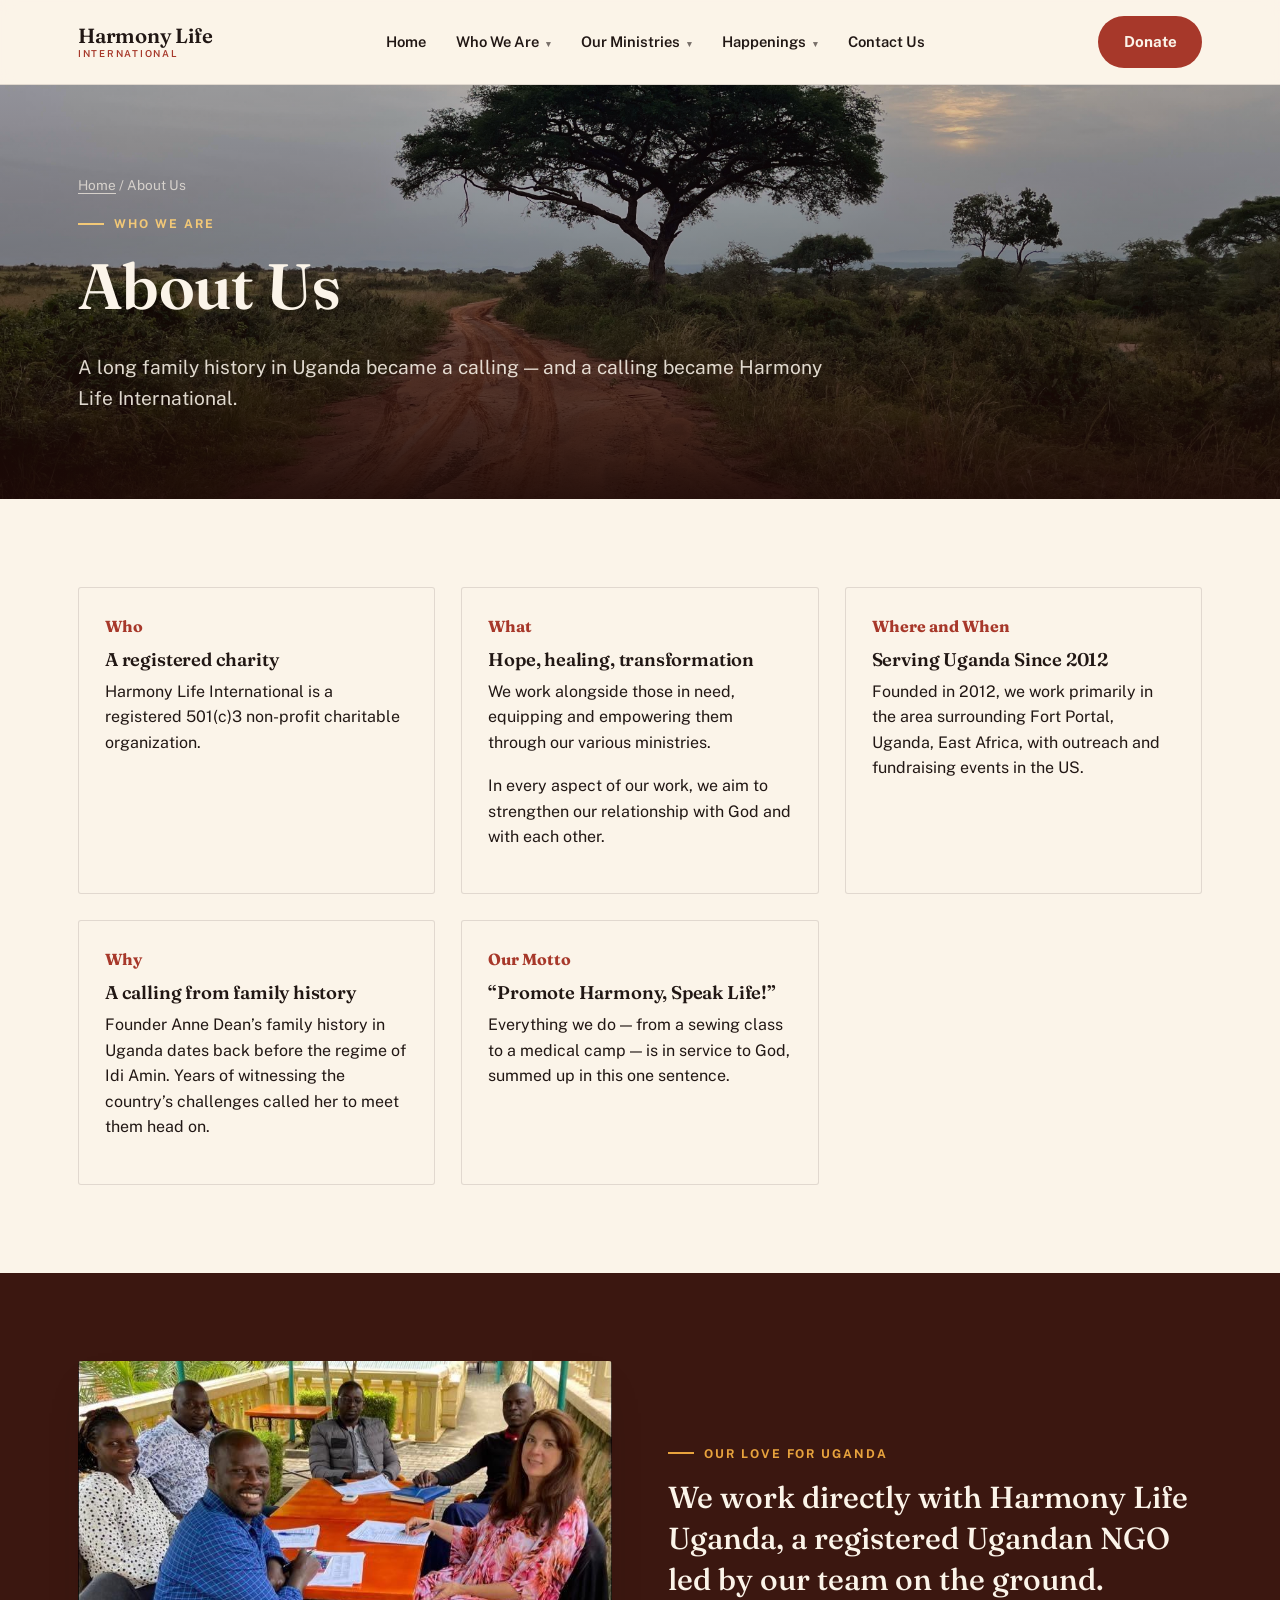
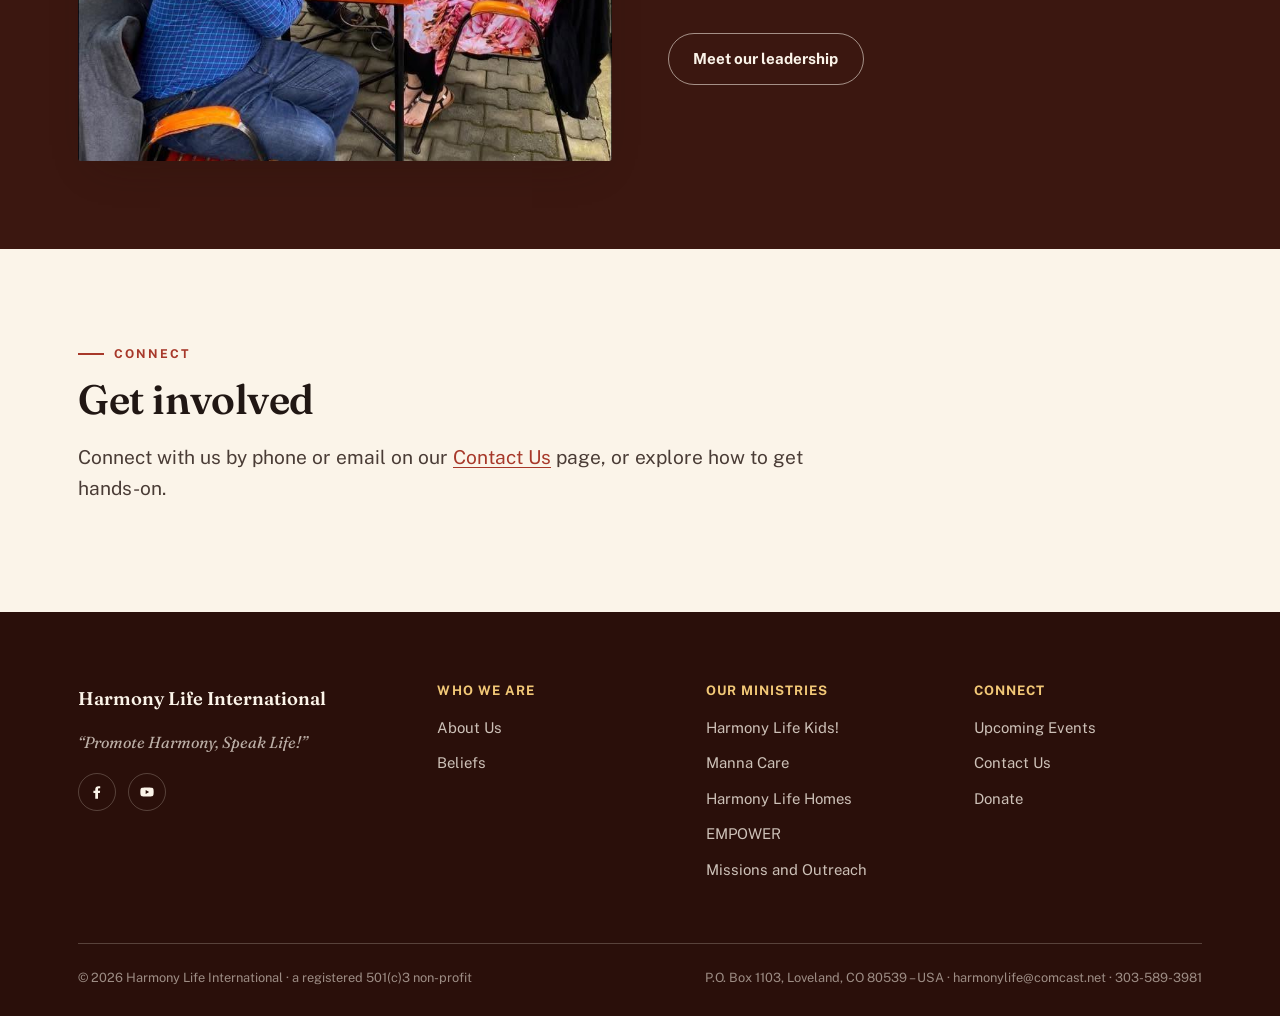
<file: about.html>
<!doctype html>
<html lang="en">
<head>
<meta charset="utf-8">
<meta name="viewport" content="width=device-width, initial-scale=1">
<title>About Us | Harmony Life International</title>
<meta name="description" content="Harmony Life International is a registered 501(c)3 non-profit founded in 2012, working around Fort Portal and Kampala, Uganda to bring hope, healing and transformation."><link rel="preconnect" href="https://fonts.googleapis.com">
<link rel="preconnect" href="https://fonts.gstatic.com" crossorigin>
<link href="https://fonts.googleapis.com/css2?family=Fraunces:ital,opsz,wght@0,9..144,500;0,9..144,600;1,9..144,500&family=Public+Sans:wght@400;500;600;700&display=swap" rel="stylesheet">
<link rel="stylesheet" href="css/style.css?v=14">
</head>
<body>
<header class="site-header">
  <div class="wrap">
    <a href="index.html" class="brand">
      <span class="brand-word">Harmony Life<small>International</small></span>
    </a>
    <nav class="main-nav" aria-label="Primary">
      <ul>
        <li><a href="index.html" class="top-link">Home</a></li>
        <li><a href="#" class="top-link">Who We Are <span class="caret">&#9662;</span></a>
        <ul class="dropdown"><li><a href="about.html">About Us</a></li><li><a href="beliefs.html">Beliefs</a></li></ul></li><li><a href="#" class="top-link">Our Ministries <span class="caret">&#9662;</span></a>
        <ul class="dropdown"><li><a href="kids.html">Harmony Life Kids!</a></li><li><a href="manna-care.html">Manna Care</a></li><li><a href="homes.html">Harmony Life Homes</a></li><li><a href="empower.html">EMPOWER</a></li><li><a href="missions-outreach.html">Missions and Outreach</a></li></ul></li><li><a href="#" class="top-link">Happenings <span class="caret">&#9662;</span></a>
        <ul class="dropdown"><li><a href="events.html">Upcoming Events</a></li></ul></li>
        <li><a href="contact.html" class="top-link">Contact Us</a></li>
      </ul>
    </nav>
    <div class="header-cta">
      <a href="https://www.eservicepayments.com/cgi-bin/Vanco_ver3.vps?appver3=[base64]&ver=3" class="btn btn-primary" target="_blank" rel="noopener">Donate</a>
      <button class="nav-toggle" aria-label="Open menu" aria-expanded="false">
        <svg viewBox="0 0 24 24" fill="none" stroke="currentColor" stroke-width="2"><path d="M3 6h18M3 12h18M3 18h18"/></svg>
      </button>
    </div>
  </div>
</header>
<nav class="mobile-nav" aria-label="Mobile">
  <ul><li><a href="index.html">Home</a></li><li><button class="group-toggle" aria-expanded="false">Who We Are <span class="caret">&#9662;</span></button>
        <ul class="sub-list"><li><a href="about.html">About Us</a></li><li><a href="beliefs.html">Beliefs</a></li></ul></li><li><button class="group-toggle" aria-expanded="false">Our Ministries <span class="caret">&#9662;</span></button>
        <ul class="sub-list"><li><a href="kids.html">Harmony Life Kids!</a></li><li><a href="manna-care.html">Manna Care</a></li><li><a href="homes.html">Harmony Life Homes</a></li><li><a href="empower.html">EMPOWER</a></li><li><a href="missions-outreach.html">Missions and Outreach</a></li></ul></li><li><button class="group-toggle" aria-expanded="false">Happenings <span class="caret">&#9662;</span></button>
        <ul class="sub-list"><li><a href="events.html">Upcoming Events</a></li></ul></li><li><a href="contact.html">Contact Us</a></li></ul>
  <div class="cta-row"><a href="https://www.eservicepayments.com/cgi-bin/Vanco_ver3.vps?appver3=[base64]&ver=3" class="btn btn-primary" target="_blank" rel="noopener" style="width:100%;justify-content:center;">Donate Now</a></div>
</nav>
<section class="hero hero-short" style="background-image:url('images/tree.jpg')">
  <div class="hero-inner">
    <div class="wrap">
      <p class="hero-crumb"><a href="index.html">Home</a> / About Us</p>
      <p class="eyebrow">Who We Are</p>
      <h1 class="h-display">About Us</h1>
      <p class="lede">A long family history in Uganda became a calling &mdash; and a calling became Harmony Life International.</p>
      
    </div>
  </div>
</section>

<section class="on-light">
  <div class="wrap">
    <div class="card-grid">
      <div class="info-card"><span class="num">Who</span><h3>A registered charity</h3><p>Harmony Life International is a registered 501(c)3 non-profit charitable organization.</p></div>
      <div class="info-card"><span class="num">What</span><h3>Hope, healing, transformation</h3><p>We work alongside those in need, equipping and empowering them through our various ministries.</p><p>In every aspect of our work, we aim to strengthen our relationship with God and with each other.</p></div>
      <div class="info-card"><span class="num">Where and When</span><h3>Serving Uganda Since 2012</h3><p>Founded in 2012, we work primarily in the area surrounding Fort Portal, Uganda, East Africa, with outreach and fundraising events in the US.</p></div>
      <div class="info-card"><span class="num">Why</span><h3>A calling from family history</h3><p>Founder Anne Dean&rsquo;s family history in Uganda dates back before the regime of Idi Amin. Years of witnessing the country&rsquo;s challenges called her to meet them head on.</p></div>
      <div class="info-card"><span class="num">Our Motto</span><h3>&ldquo;Promote Harmony, Speak Life!&rdquo;</h3><p>Everything we do &mdash; from a sewing class to a medical camp &mdash; is in service to God, summed up in this one sentence.</p></div>
    </div>
  </div>
</section>

<section class="bg-clay">
  <div class="wrap">
    <div class="split reveal-stagger">
      <div class="split-media short"><img src="images/leadership-outdoor.jpg" alt="Harmony Life leaders meeting outdoors" loading="lazy"></div>
      <div>
        <p class="eyebrow">Our love for Uganda</p>
        <p class="statement">We work directly with Harmony Life Uganda, a registered Ugandan NGO led by our team on the ground.</p>
        <a href="leadership.html" class="btn btn-ghost-light">Meet our leadership</a>
      </div>
    </div>
  </div>
</section>

<section class="on-light">
  <div class="wrap">
    <p class="eyebrow">Connect</p>
    <h2 class="h-section">Get involved</h2>
    <p class="lede">Connect with us by phone or email on our <a href="contact.html">Contact Us</a> page, or explore how to get hands-on.</p>
  </div>
</section>

<footer class="site-footer">
  <div class="wrap">
    <div class="footer-grid">
      <div>
        <div class="footer-brand"><span>Harmony Life International</span></div>
        <p class="footer-tagline">&ldquo;Promote Harmony, Speak Life!&rdquo;</p>
        <div class="footer-social">
          <a href="https://www.facebook.com/harmonylifeintl" target="_blank" rel="noopener" aria-label="Facebook"><svg viewBox="0 0 24 24"><path d="M13.5 22v-8.4h2.8l.4-3.3h-3.2V8.1c0-.9.3-1.6 1.7-1.6h1.6V3.5C16.5 3.4 15.3 3.3 14 3.3c-2.7 0-4.6 1.6-4.6 4.7v2.3H6.6v3.3h2.8V22Z"/></svg></a>
          <a href="https://www.youtube.com/channel/UCQIija2621qOEcQzTi9BtLw" target="_blank" rel="noopener" aria-label="YouTube"><svg viewBox="0 0 24 24"><path d="M21.6 7.6a2.7 2.7 0 0 0-1.9-1.9C18 5.2 12 5.2 12 5.2s-6 0-7.7.5A2.7 2.7 0 0 0 2.4 7.6 28 28 0 0 0 2 12a28 28 0 0 0 .4 4.4 2.7 2.7 0 0 0 1.9 1.9c1.7.5 7.7.5 7.7.5s6 0 7.7-.5a2.7 2.7 0 0 0 1.9-1.9A28 28 0 0 0 22 12a28 28 0 0 0-.4-4.4ZM10 15V9l5.2 3Z"/></svg></a>
        </div>
      </div>
      <div>
        <h4>Who We Are</h4>
        <ul>
          <li><a href="about.html">About Us</a></li>

          <li><a href="beliefs.html">Beliefs</a></li>
        </ul>
      </div>
      <div>
        <h4>Our Ministries</h4>
        <ul>
          <li><a href="kids.html">Harmony Life Kids!</a></li>
          <li><a href="manna-care.html">Manna Care</a></li>
          <li><a href="homes.html">Harmony Life Homes</a></li>
          <li><a href="empower.html">EMPOWER</a></li>


          <li><a href="missions-outreach.html">Missions and Outreach</a></li>
        </ul>
      </div>
      <div>
        <h4>Connect</h4>
        <ul>

          <li><a href="events.html">Upcoming Events</a></li>
          <li><a href="contact.html">Contact Us</a></li>
          <li><a href="https://www.eservicepayments.com/cgi-bin/Vanco_ver3.vps?appver3=[base64]&ver=3" target="_blank" rel="noopener">Donate</a></li>
        </ul>
      </div>
    </div>
    <div class="footer-bottom">
      <span>&copy; <span id="year">2026</span> Harmony Life International &middot; a registered 501(c)3 non-profit</span>
      <span>P.O. Box 1103, Loveland, CO 80539 &ndash; USA &middot; harmonylife@comcast.net &middot; 303-589-3981</span>
    </div>
  </div>
</footer>
<script src="js/main.js?v=11"></script>
</body>
</html>
</file>
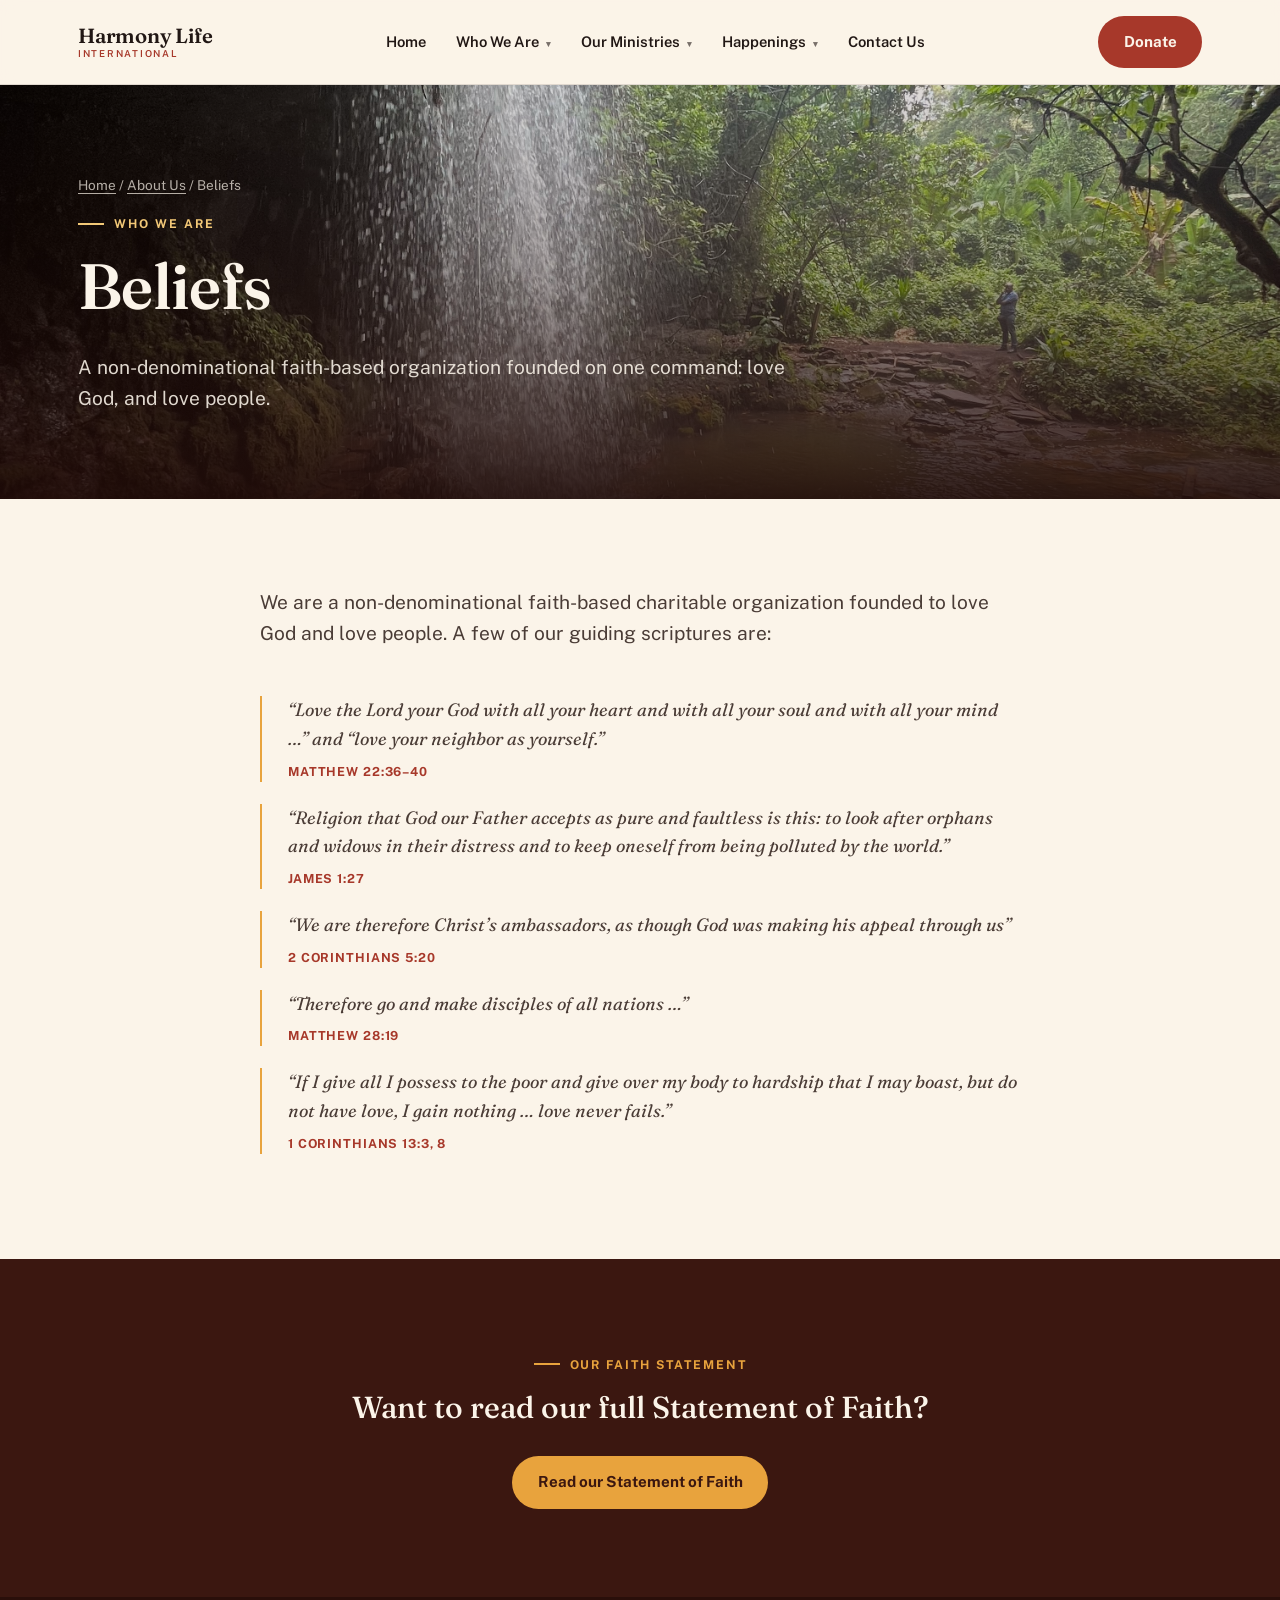
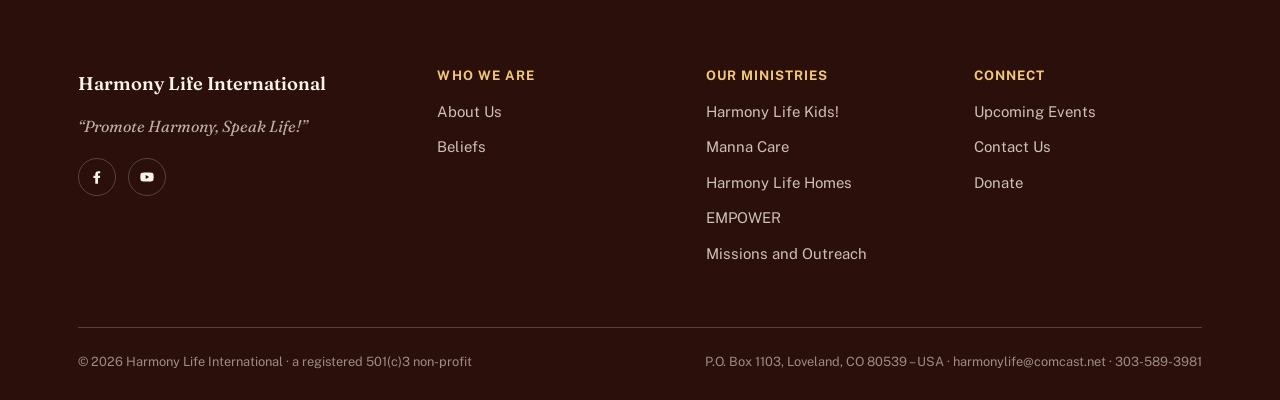
<file: beliefs.html>
<!doctype html>
<html lang="en">
<head>
<meta charset="utf-8">
<meta name="viewport" content="width=device-width, initial-scale=1">
<title>Beliefs | Harmony Life International</title>
<meta name="description" content="Harmony Life International's guiding scriptures and non-denominational, faith-based approach to charitable work in Uganda."><link rel="preconnect" href="https://fonts.googleapis.com">
<link rel="preconnect" href="https://fonts.gstatic.com" crossorigin>
<link href="https://fonts.googleapis.com/css2?family=Fraunces:ital,opsz,wght@0,9..144,500;0,9..144,600;1,9..144,500&family=Public+Sans:wght@400;500;600;700&display=swap" rel="stylesheet">
<link rel="stylesheet" href="css/style.css?v=12">
</head>
<body>
<header class="site-header">
  <div class="wrap">
    <a href="index.html" class="brand">
      <span class="brand-word">Harmony Life<small>International</small></span>
    </a>
    <nav class="main-nav" aria-label="Primary">
      <ul>
        <li><a href="index.html" class="top-link">Home</a></li>
        <li><a href="#" class="top-link">Who We Are <span class="caret">&#9662;</span></a>
        <ul class="dropdown"><li><a href="about.html">About Us</a></li><li><a href="beliefs.html">Beliefs</a></li></ul></li><li><a href="#" class="top-link">Our Ministries <span class="caret">&#9662;</span></a>
        <ul class="dropdown"><li><a href="kids.html">Harmony Life Kids!</a></li><li><a href="manna-care.html">Manna Care</a></li><li><a href="homes.html">Harmony Life Homes</a></li><li><a href="empower.html">EMPOWER</a></li><li><a href="missions-outreach.html">Missions and Outreach</a></li></ul></li><li><a href="#" class="top-link">Happenings <span class="caret">&#9662;</span></a>
        <ul class="dropdown"><li><a href="events.html">Upcoming Events</a></li></ul></li>
        <li><a href="contact.html" class="top-link">Contact Us</a></li>
      </ul>
    </nav>
    <div class="header-cta">
      <a href="https://www.eservicepayments.com/cgi-bin/Vanco_ver3.vps?appver3=[base64]&ver=3" class="btn btn-primary" target="_blank" rel="noopener">Donate</a>
      <button class="nav-toggle" aria-label="Open menu" aria-expanded="false">
        <svg viewBox="0 0 24 24" fill="none" stroke="currentColor" stroke-width="2"><path d="M3 6h18M3 12h18M3 18h18"/></svg>
      </button>
    </div>
  </div>
</header>
<nav class="mobile-nav" aria-label="Mobile">
  <ul><li><a href="index.html">Home</a></li><li><button class="group-toggle" aria-expanded="false">Who We Are <span class="caret">&#9662;</span></button>
        <ul class="sub-list"><li><a href="about.html">About Us</a></li><li><a href="beliefs.html">Beliefs</a></li></ul></li><li><button class="group-toggle" aria-expanded="false">Our Ministries <span class="caret">&#9662;</span></button>
        <ul class="sub-list"><li><a href="kids.html">Harmony Life Kids!</a></li><li><a href="manna-care.html">Manna Care</a></li><li><a href="homes.html">Harmony Life Homes</a></li><li><a href="empower.html">EMPOWER</a></li><li><a href="missions-outreach.html">Missions and Outreach</a></li></ul></li><li><button class="group-toggle" aria-expanded="false">Happenings <span class="caret">&#9662;</span></button>
        <ul class="sub-list"><li><a href="events.html">Upcoming Events</a></li></ul></li><li><a href="contact.html">Contact Us</a></li></ul>
  <div class="cta-row"><a href="https://www.eservicepayments.com/cgi-bin/Vanco_ver3.vps?appver3=[base64]&ver=3" class="btn btn-primary" target="_blank" rel="noopener" style="width:100%;justify-content:center;">Donate Now</a></div>
</nav>
<section class="hero hero-short" style="background-image:url('images/waterfall.jpeg')">
  <div class="hero-inner">
    <div class="wrap">
      <p class="hero-crumb"><a href="index.html">Home</a> / <a href="about.html">About Us</a> / Beliefs</p>
      <p class="eyebrow">Who We Are</p>
      <h1 class="h-display">Beliefs</h1>
      <p class="lede">A non-denominational faith-based organization founded on one command: love God, and love people.</p>
      
    </div>
  </div>
</section>

<section class="on-light">
  <div class="wrap">
    <div class="wrap-narrow" style="padding:0;">
      <p class="lede">We are a non-denominational faith-based charitable organization founded to love God and love people. A few of our guiding scriptures are:</p>
      <ul class="faith-list mt-lg">
        <li>&ldquo;Love the Lord your God with all your heart and with all your soul and with all your mind &hellip;&rdquo; and &ldquo;love your neighbor as yourself.&rdquo;<strong>Matthew 22:36&ndash;40</strong></li>
        <li>&ldquo;Religion that God our Father accepts as pure and faultless is this: to look after orphans and widows in their distress and to keep oneself from being polluted by the world.&rdquo;<strong>James 1:27</strong></li>
        <li>&ldquo;We are therefore Christ&rsquo;s ambassadors, as though God was making his appeal through us&rdquo;<strong>2 Corinthians 5:20</strong></li>
        <li>&ldquo;Therefore go and make disciples of all nations &hellip;&rdquo;<strong>Matthew 28:19</strong></li>
        <li>&ldquo;If I give all I possess to the poor and give over my body to hardship that I may boast, but do not have love, I gain nothing &hellip; love never fails.&rdquo;<strong>1 Corinthians 13:3, 8</strong></li>
      </ul>
    </div>
  </div>
</section>

<section class="bg-clay center">
  <div class="wrap reveal-stagger">
    <p class="eyebrow center">Our Faith Statement</p>
    <p class="statement center" style="margin:0 auto 28px;">Want to read our full Statement of Faith?</p>
    <a href="statement-of-faith.pdf" class="btn btn-gold" target="_blank" rel="noopener">Read our Statement of Faith</a>
  </div>
</section>
<footer class="site-footer">
  <div class="wrap">
    <div class="footer-grid">
      <div>
        <div class="footer-brand"><span>Harmony Life International</span></div>
        <p class="footer-tagline">&ldquo;Promote Harmony, Speak Life!&rdquo;</p>
        <div class="footer-social">
          <a href="https://www.facebook.com/harmonylifeintl" target="_blank" rel="noopener" aria-label="Facebook"><svg viewBox="0 0 24 24"><path d="M13.5 22v-8.4h2.8l.4-3.3h-3.2V8.1c0-.9.3-1.6 1.7-1.6h1.6V3.5C16.5 3.4 15.3 3.3 14 3.3c-2.7 0-4.6 1.6-4.6 4.7v2.3H6.6v3.3h2.8V22Z"/></svg></a>
          <a href="https://www.youtube.com/channel/UCQIija2621qOEcQzTi9BtLw" target="_blank" rel="noopener" aria-label="YouTube"><svg viewBox="0 0 24 24"><path d="M21.6 7.6a2.7 2.7 0 0 0-1.9-1.9C18 5.2 12 5.2 12 5.2s-6 0-7.7.5A2.7 2.7 0 0 0 2.4 7.6 28 28 0 0 0 2 12a28 28 0 0 0 .4 4.4 2.7 2.7 0 0 0 1.9 1.9c1.7.5 7.7.5 7.7.5s6 0 7.7-.5a2.7 2.7 0 0 0 1.9-1.9A28 28 0 0 0 22 12a28 28 0 0 0-.4-4.4ZM10 15V9l5.2 3Z"/></svg></a>
        </div>
      </div>
      <div>
        <h4>Who We Are</h4>
        <ul>
          <li><a href="about.html">About Us</a></li>

          <li><a href="beliefs.html">Beliefs</a></li>
        </ul>
      </div>
      <div>
        <h4>Our Ministries</h4>
        <ul>
          <li><a href="kids.html">Harmony Life Kids!</a></li>
          <li><a href="manna-care.html">Manna Care</a></li>
          <li><a href="homes.html">Harmony Life Homes</a></li>
          <li><a href="empower.html">EMPOWER</a></li>


          <li><a href="missions-outreach.html">Missions and Outreach</a></li>
        </ul>
      </div>
      <div>
        <h4>Connect</h4>
        <ul>

          <li><a href="events.html">Upcoming Events</a></li>
          <li><a href="contact.html">Contact Us</a></li>
          <li><a href="https://www.eservicepayments.com/cgi-bin/Vanco_ver3.vps?appver3=[base64]&ver=3" target="_blank" rel="noopener">Donate</a></li>
        </ul>
      </div>
    </div>
    <div class="footer-bottom">
      <span>&copy; <span id="year">2026</span> Harmony Life International &middot; a registered 501(c)3 non-profit</span>
      <span>P.O. Box 1103, Loveland, CO 80539 &ndash; USA &middot; harmonylife@comcast.net &middot; 303-589-3981</span>
    </div>
  </div>
</footer>
<script src="js/main.js?v=11"></script>
</body>
</html>
</file>
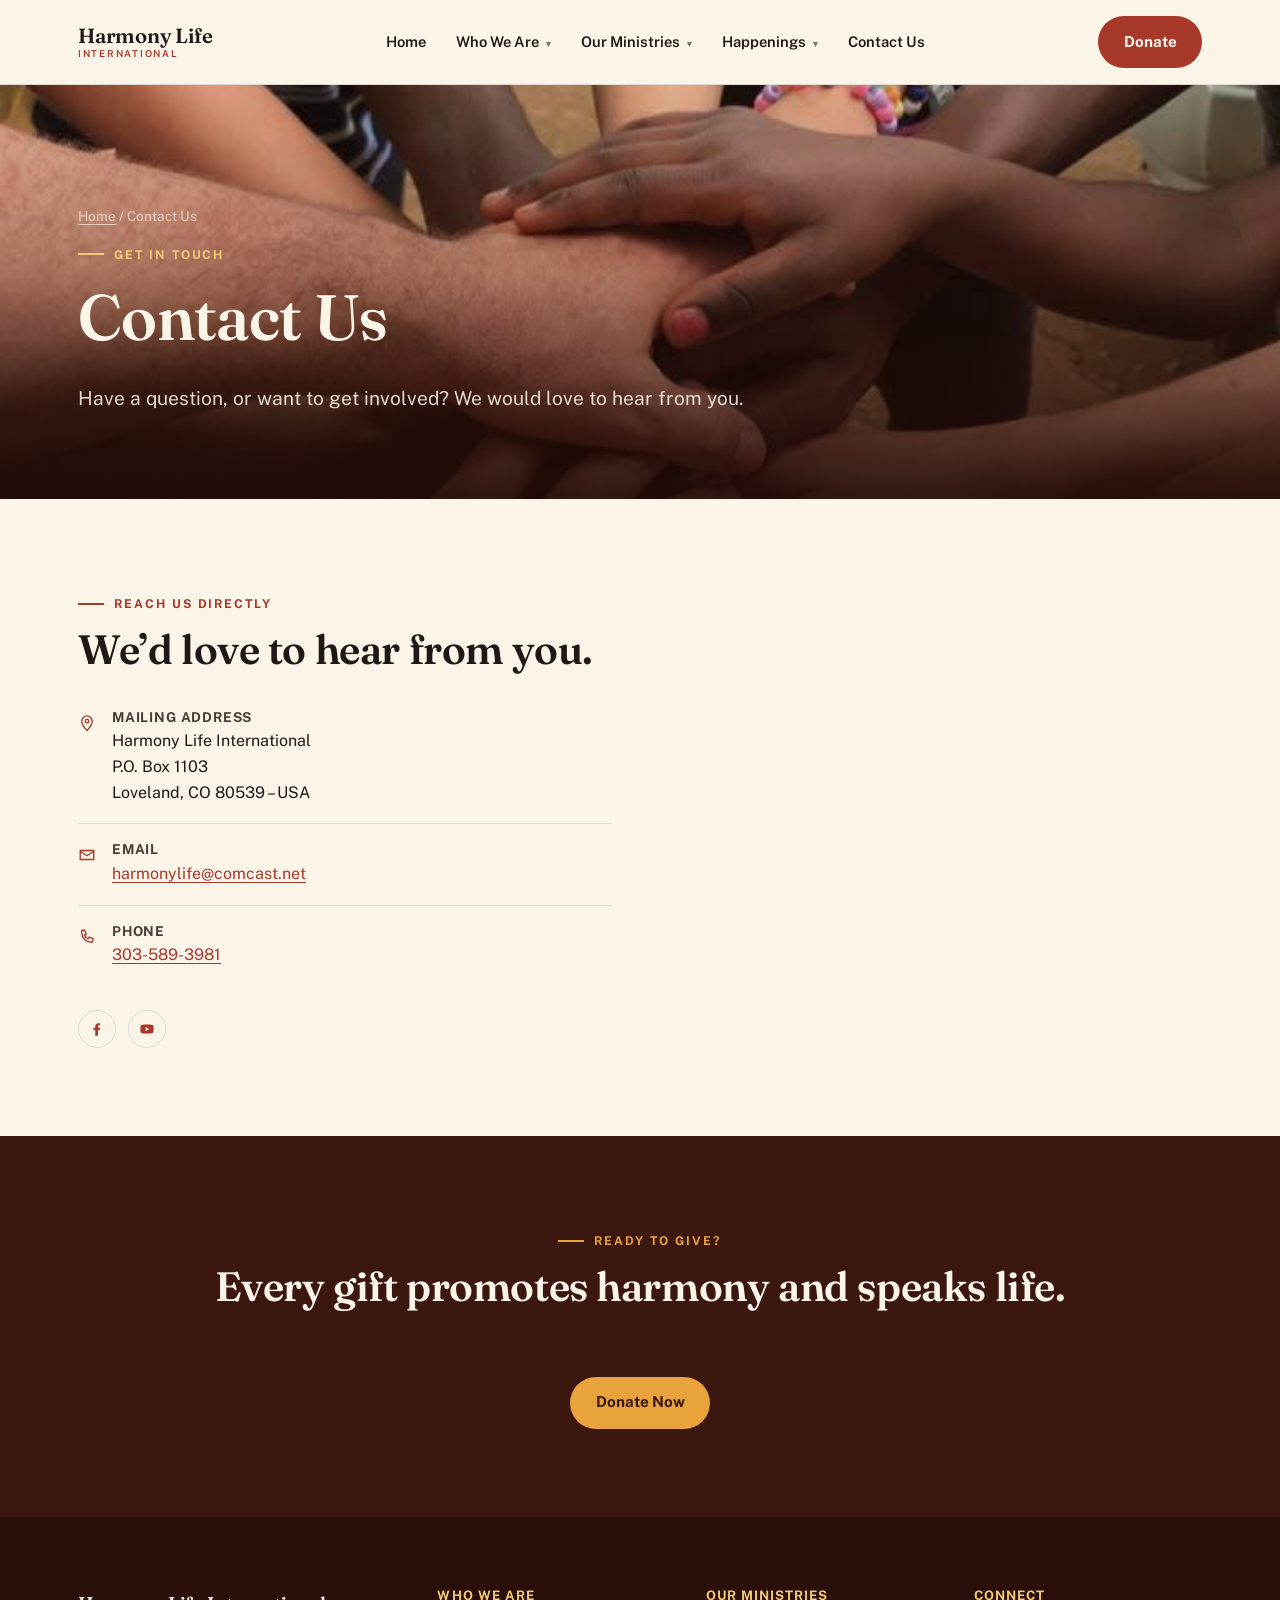
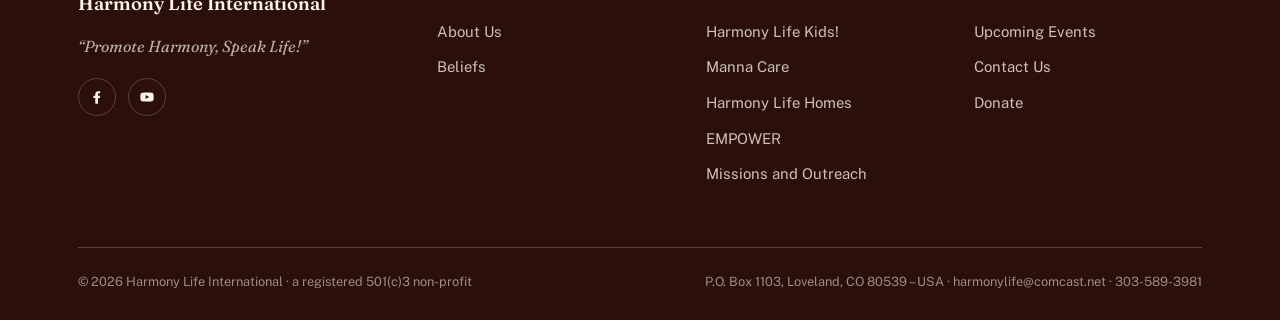
<file: contact.html>
<!doctype html>
<html lang="en">
<head>
<meta charset="utf-8">
<meta name="viewport" content="width=device-width, initial-scale=1">
<title>Contact Us | Harmony Life International</title>
<meta name="description" content="Contact Harmony Life International by mail, phone or email."><link rel="preconnect" href="https://fonts.googleapis.com">
<link rel="preconnect" href="https://fonts.gstatic.com" crossorigin>
<link href="https://fonts.googleapis.com/css2?family=Fraunces:ital,opsz,wght@0,9..144,500;0,9..144,600;1,9..144,500&family=Public+Sans:wght@400;500;600;700&display=swap" rel="stylesheet">
<link rel="stylesheet" href="css/style.css?v=12">
</head>
<body>
<header class="site-header">
  <div class="wrap">
    <a href="index.html" class="brand">
      <span class="brand-word">Harmony Life<small>International</small></span>
    </a>
    <nav class="main-nav" aria-label="Primary">
      <ul>
        <li><a href="index.html" class="top-link">Home</a></li>
        <li><a href="#" class="top-link">Who We Are <span class="caret">&#9662;</span></a>
        <ul class="dropdown"><li><a href="about.html">About Us</a></li><li><a href="beliefs.html">Beliefs</a></li></ul></li><li><a href="#" class="top-link">Our Ministries <span class="caret">&#9662;</span></a>
        <ul class="dropdown"><li><a href="kids.html">Harmony Life Kids!</a></li><li><a href="manna-care.html">Manna Care</a></li><li><a href="homes.html">Harmony Life Homes</a></li><li><a href="empower.html">EMPOWER</a></li><li><a href="missions-outreach.html">Missions and Outreach</a></li></ul></li><li><a href="#" class="top-link">Happenings <span class="caret">&#9662;</span></a>
        <ul class="dropdown"><li><a href="events.html">Upcoming Events</a></li></ul></li>
        <li><a href="contact.html" class="top-link">Contact Us</a></li>
      </ul>
    </nav>
    <div class="header-cta">
      <a href="https://www.eservicepayments.com/cgi-bin/Vanco_ver3.vps?appver3=[base64]&ver=3" class="btn btn-primary" target="_blank" rel="noopener">Donate</a>
      <button class="nav-toggle" aria-label="Open menu" aria-expanded="false">
        <svg viewBox="0 0 24 24" fill="none" stroke="currentColor" stroke-width="2"><path d="M3 6h18M3 12h18M3 18h18"/></svg>
      </button>
    </div>
  </div>
</header>
<nav class="mobile-nav" aria-label="Mobile">
  <ul><li><a href="index.html">Home</a></li><li><button class="group-toggle" aria-expanded="false">Who We Are <span class="caret">&#9662;</span></button>
        <ul class="sub-list"><li><a href="about.html">About Us</a></li><li><a href="beliefs.html">Beliefs</a></li></ul></li><li><button class="group-toggle" aria-expanded="false">Our Ministries <span class="caret">&#9662;</span></button>
        <ul class="sub-list"><li><a href="kids.html">Harmony Life Kids!</a></li><li><a href="manna-care.html">Manna Care</a></li><li><a href="homes.html">Harmony Life Homes</a></li><li><a href="empower.html">EMPOWER</a></li><li><a href="missions-outreach.html">Missions and Outreach</a></li></ul></li><li><button class="group-toggle" aria-expanded="false">Happenings <span class="caret">&#9662;</span></button>
        <ul class="sub-list"><li><a href="events.html">Upcoming Events</a></li></ul></li><li><a href="contact.html">Contact Us</a></li></ul>
  <div class="cta-row"><a href="https://www.eservicepayments.com/cgi-bin/Vanco_ver3.vps?appver3=[base64]&ver=3" class="btn btn-primary" target="_blank" rel="noopener" style="width:100%;justify-content:center;">Donate Now</a></div>
</nav>
<section class="hero hero-short" style="background-image:url('images/unity-hands.jpg')">
  <div class="hero-inner">
    <div class="wrap">
      <p class="hero-crumb"><a href="index.html">Home</a> / Contact Us</p>
      <p class="eyebrow">Get in touch</p>
      <h1 class="h-display">Contact Us</h1>
      <p class="lede">Have a question, or want to get involved? We would love to hear from you.</p>
      
    </div>
  </div>
</section>

<section class="on-light">
  <div class="wrap">
    <div class="contact-grid">
      <div>
        <p class="eyebrow">Reach us directly</p>
        <h2 class="h-section">We&rsquo;d love to hear from you.</h2>
        <div class="contact-detail"><span class="ic"><svg class="ic" width="18" height="18" viewBox="0 0 24 24" fill="none" stroke="currentColor" stroke-width="1.8"><path d="M12 22s7-7.4 7-12.5A7 7 0 0 0 5 9.5C5 14.6 12 22 12 22Z"/><circle cx="12" cy="9.5" r="2.4"/></svg></span><div><h4>Mailing Address</h4><p style="margin:0;">Harmony Life International<br>P.O. Box 1103<br>Loveland, CO 80539 &ndash; USA</p></div></div>
        <div class="contact-detail"><span class="ic"><svg class="ic" width="18" height="18" viewBox="0 0 24 24" fill="none" stroke="currentColor" stroke-width="1.8"><path d="M3 6h18v12H3z"/><path d="M3 7l9 6 9-6"/></svg></span><div><h4>Email</h4><p style="margin:0;"><a href="mailto:harmonylife@comcast.net">harmonylife@comcast.net</a></p></div></div>
        <div class="contact-detail"><span class="ic"><svg class="ic" width="18" height="18" viewBox="0 0 24 24" fill="none" stroke="currentColor" stroke-width="1.8"><path d="M6 3h3l2 5-2.5 1.5a11 11 0 0 0 5 5L15 12l5 2v3a2 2 0 0 1-2 2C10.5 19 5 13.5 5 6a2 2 0 0 1 1-3Z"/></svg></span><div><h4>Phone</h4><p style="margin:0;"><a href="tel:3035893981">303-589-3981</a></p></div></div>
        <div class="footer-social" style="margin-top:24px;">
          <a href="https://www.facebook.com/harmonylifeintl" target="_blank" rel="noopener" aria-label="Facebook" style="border-color:var(--line);"><svg viewBox="0 0 24 24" fill="var(--brick)" width="16" height="16"><path d="M13.5 22v-8.4h2.8l.4-3.3h-3.2V8.1c0-.9.3-1.6 1.7-1.6h1.6V3.5C16.5 3.4 15.3 3.3 14 3.3c-2.7 0-4.6 1.6-4.6 4.7v2.3H6.6v3.3h2.8V22Z"/></svg></a>
          <a href="https://www.youtube.com/channel/UCQIija2621qOEcQzTi9BtLw" target="_blank" rel="noopener" aria-label="YouTube" style="border-color:var(--line);"><svg viewBox="0 0 24 24" fill="var(--brick)" width="16" height="16"><path d="M21.6 7.6a2.7 2.7 0 0 0-1.9-1.9C18 5.2 12 5.2 12 5.2s-6 0-7.7.5A2.7 2.7 0 0 0 2.4 7.6 28 28 0 0 0 2 12a28 28 0 0 0 .4 4.4 2.7 2.7 0 0 0 1.9 1.9c1.7.5 7.7.5 7.7.5s6 0 7.7-.5a2.7 2.7 0 0 0 1.9-1.9A28 28 0 0 0 22 12a28 28 0 0 0-.4-4.4ZM10 15V9l5.2 3Z"/></svg></a>
        </div>
      </div>
    </div>
  </div>
</section>

<section class="bg-clay center">
  <div class="wrap reveal-stagger">
    <p class="eyebrow center">Ready to give?</p>
    <h2 class="h-section">Every gift promotes harmony and speaks life.</h2>
    <a href="https://www.eservicepayments.com/cgi-bin/Vanco_ver3.vps?appver3=[base64]&ver=3" target="_blank" rel="noopener" class="btn btn-gold mt-lg">Donate Now</a>
  </div>
</section>
<footer class="site-footer">
  <div class="wrap">
    <div class="footer-grid">
      <div>
        <div class="footer-brand"><span>Harmony Life International</span></div>
        <p class="footer-tagline">&ldquo;Promote Harmony, Speak Life!&rdquo;</p>
        <div class="footer-social">
          <a href="https://www.facebook.com/harmonylifeintl" target="_blank" rel="noopener" aria-label="Facebook"><svg viewBox="0 0 24 24"><path d="M13.5 22v-8.4h2.8l.4-3.3h-3.2V8.1c0-.9.3-1.6 1.7-1.6h1.6V3.5C16.5 3.4 15.3 3.3 14 3.3c-2.7 0-4.6 1.6-4.6 4.7v2.3H6.6v3.3h2.8V22Z"/></svg></a>
          <a href="https://www.youtube.com/channel/UCQIija2621qOEcQzTi9BtLw" target="_blank" rel="noopener" aria-label="YouTube"><svg viewBox="0 0 24 24"><path d="M21.6 7.6a2.7 2.7 0 0 0-1.9-1.9C18 5.2 12 5.2 12 5.2s-6 0-7.7.5A2.7 2.7 0 0 0 2.4 7.6 28 28 0 0 0 2 12a28 28 0 0 0 .4 4.4 2.7 2.7 0 0 0 1.9 1.9c1.7.5 7.7.5 7.7.5s6 0 7.7-.5a2.7 2.7 0 0 0 1.9-1.9A28 28 0 0 0 22 12a28 28 0 0 0-.4-4.4ZM10 15V9l5.2 3Z"/></svg></a>
        </div>
      </div>
      <div>
        <h4>Who We Are</h4>
        <ul>
          <li><a href="about.html">About Us</a></li>

          <li><a href="beliefs.html">Beliefs</a></li>
        </ul>
      </div>
      <div>
        <h4>Our Ministries</h4>
        <ul>
          <li><a href="kids.html">Harmony Life Kids!</a></li>
          <li><a href="manna-care.html">Manna Care</a></li>
          <li><a href="homes.html">Harmony Life Homes</a></li>
          <li><a href="empower.html">EMPOWER</a></li>


          <li><a href="missions-outreach.html">Missions and Outreach</a></li>
        </ul>
      </div>
      <div>
        <h4>Connect</h4>
        <ul>

          <li><a href="events.html">Upcoming Events</a></li>
          <li><a href="contact.html">Contact Us</a></li>
          <li><a href="https://www.eservicepayments.com/cgi-bin/Vanco_ver3.vps?appver3=[base64]&ver=3" target="_blank" rel="noopener">Donate</a></li>
        </ul>
      </div>
    </div>
    <div class="footer-bottom">
      <span>&copy; <span id="year">2026</span> Harmony Life International &middot; a registered 501(c)3 non-profit</span>
      <span>P.O. Box 1103, Loveland, CO 80539 &ndash; USA &middot; harmonylife@comcast.net &middot; 303-589-3981</span>
    </div>
  </div>
</footer>
<script src="js/main.js?v=11"></script>
</body>
</html>
</file>
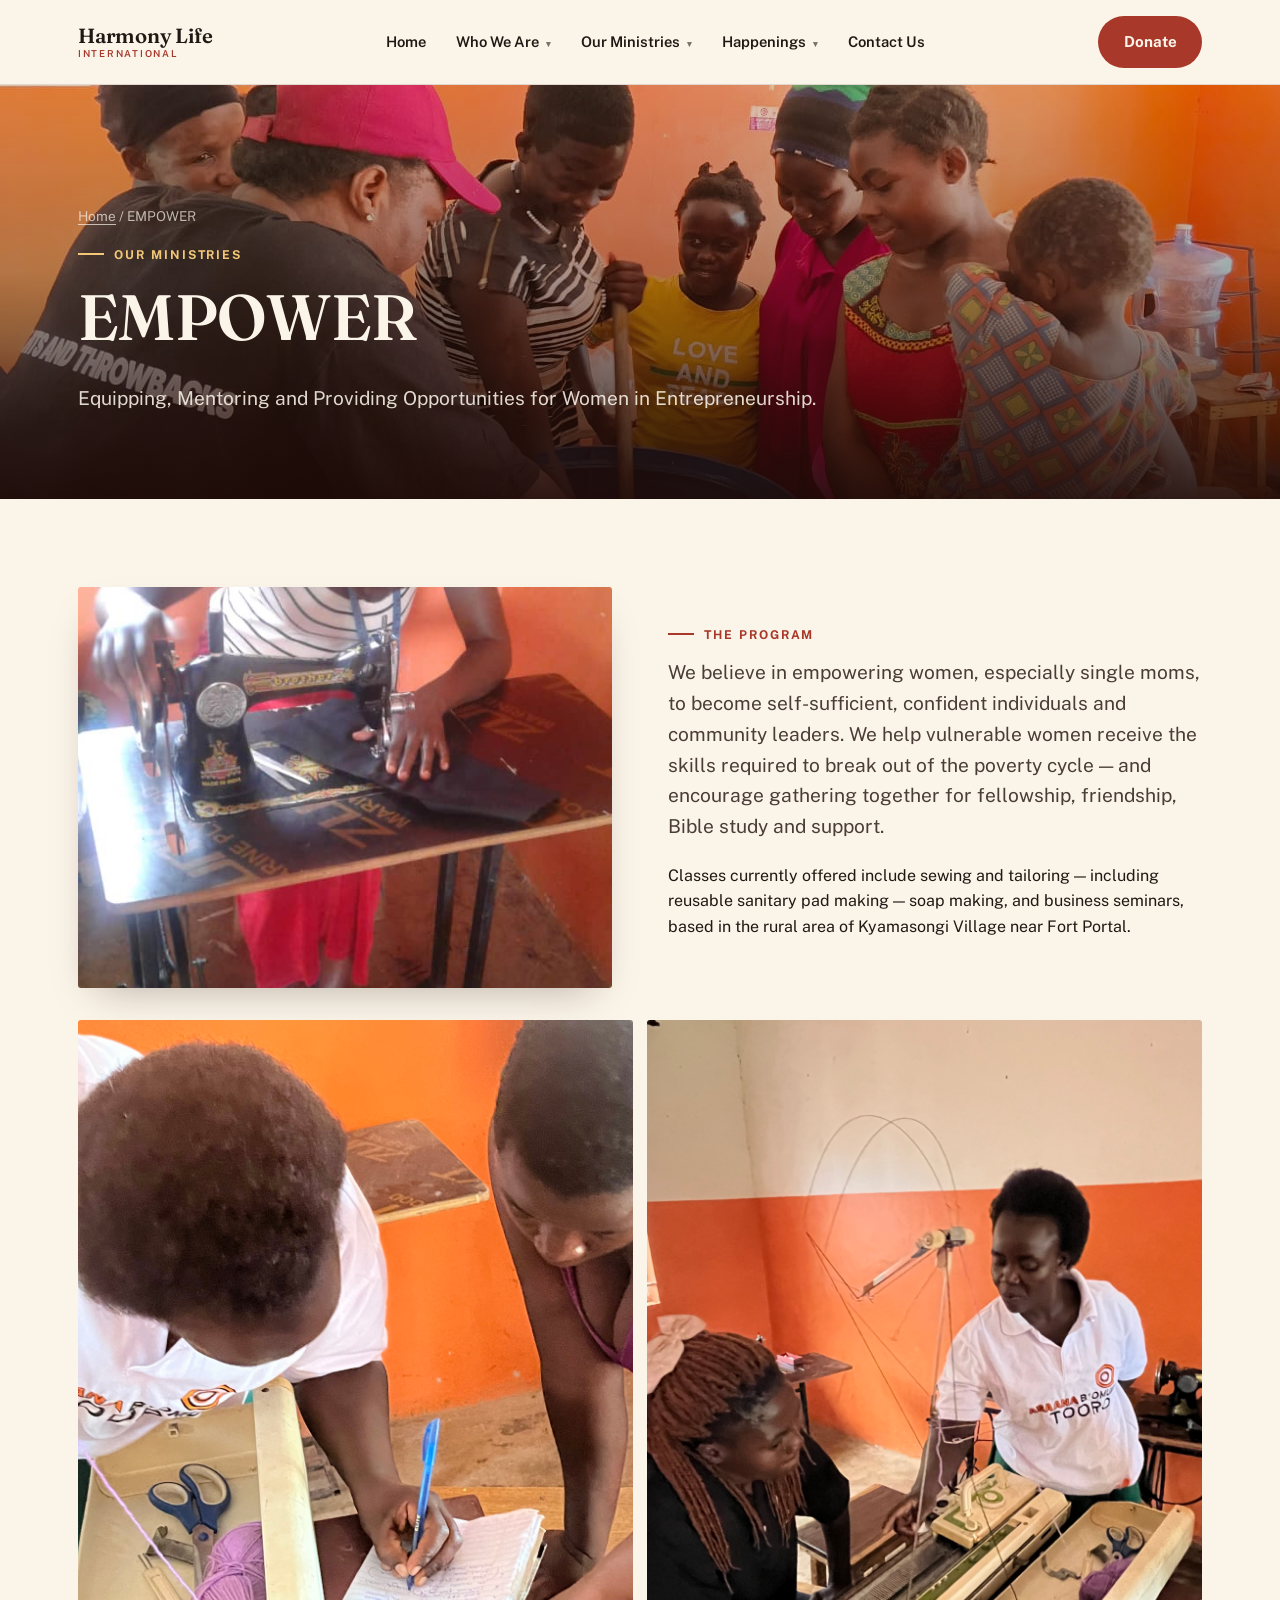
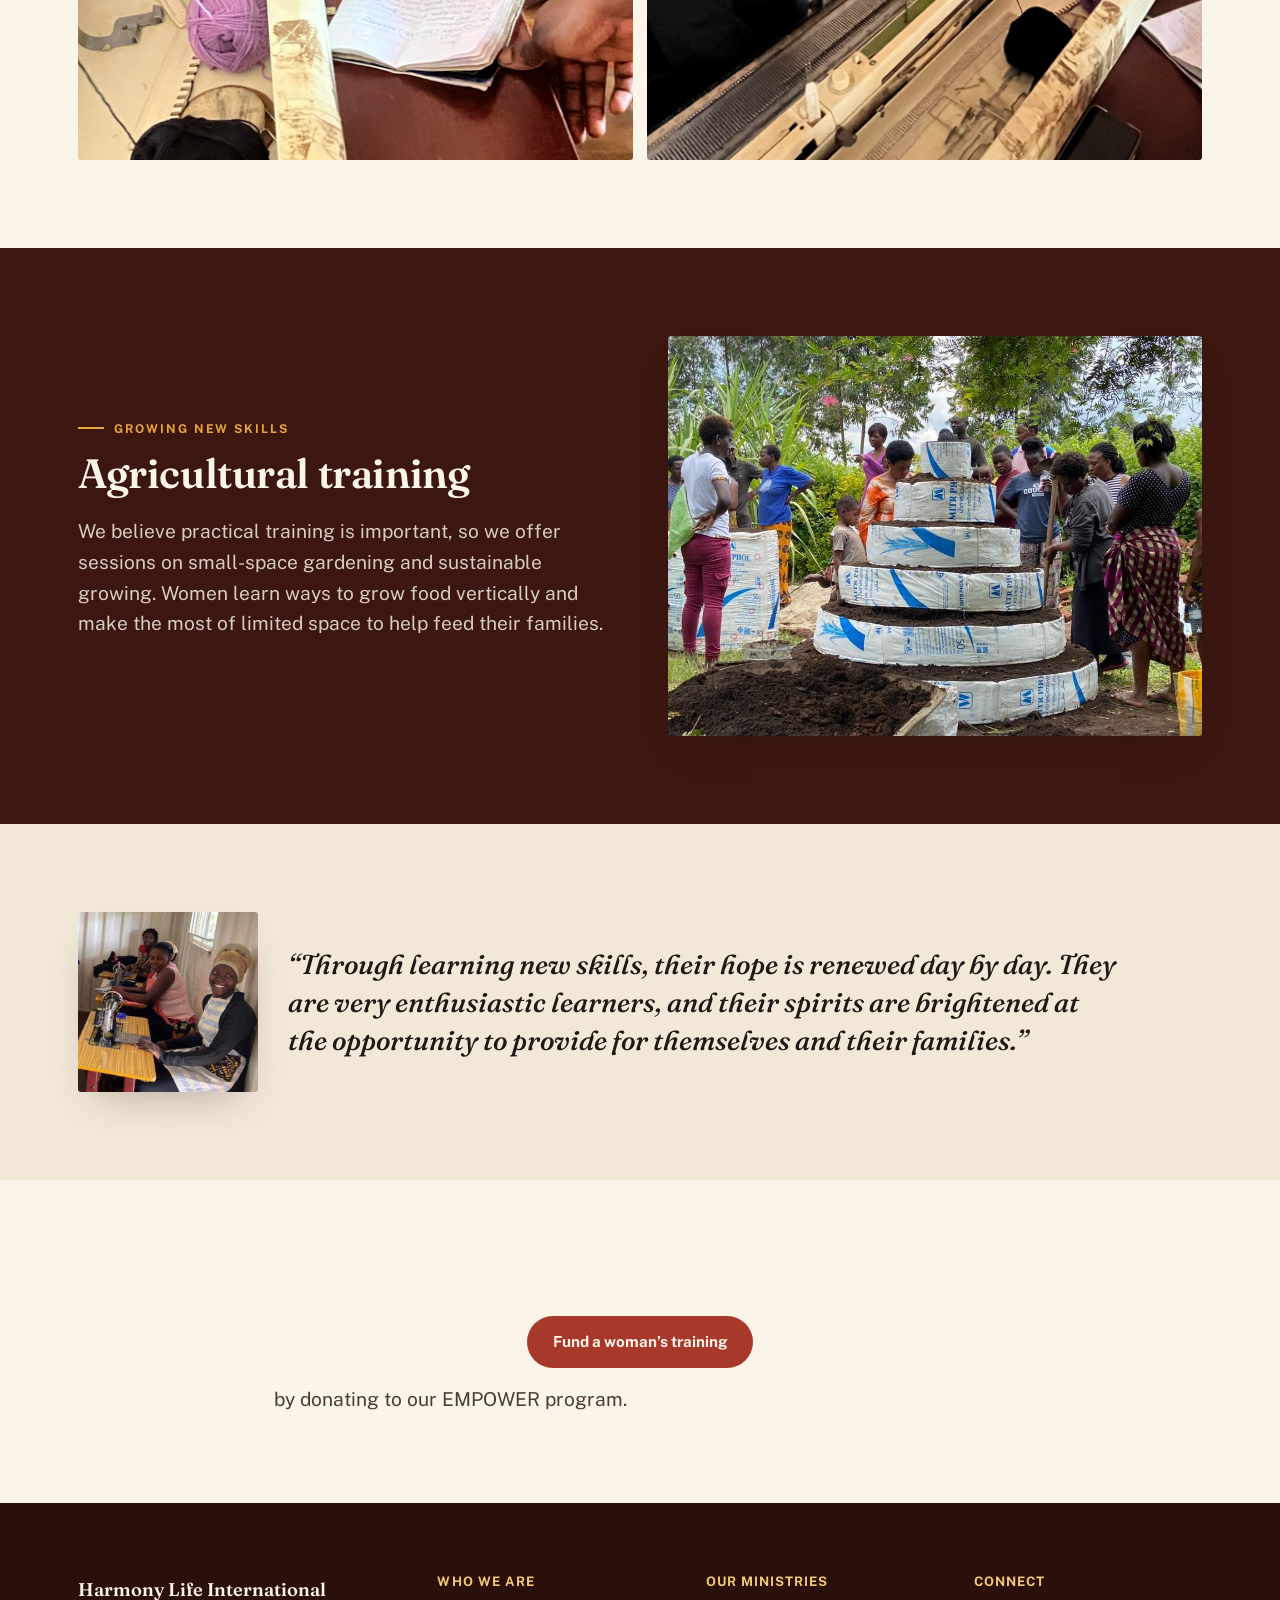
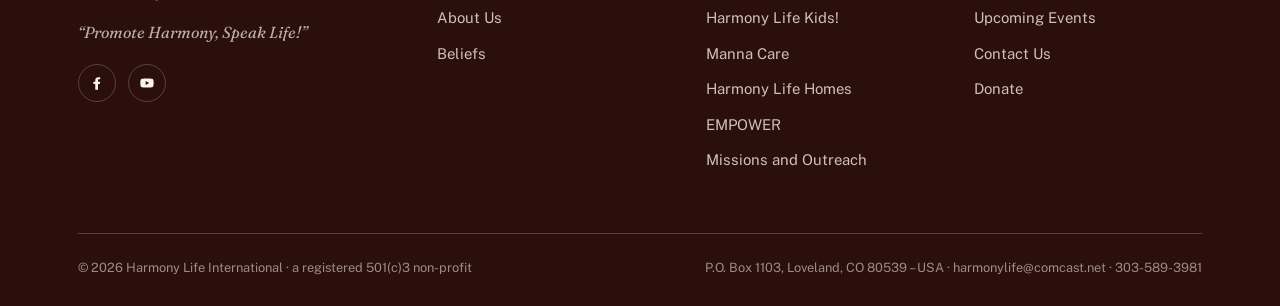
<file: empower.html>
<!doctype html>
<html lang="en">
<head>
<meta charset="utf-8">
<meta name="viewport" content="width=device-width, initial-scale=1">
<title>EMPOWER | Harmony Life International</title>
<meta name="description" content="EMPOWER equips, mentors and provides opportunities for women in entrepreneurship near Fort Portal, Uganda, through vocational training and fellowship."><link rel="preconnect" href="https://fonts.googleapis.com">
<link rel="preconnect" href="https://fonts.gstatic.com" crossorigin>
<link href="https://fonts.googleapis.com/css2?family=Fraunces:ital,opsz,wght@0,9..144,500;0,9..144,600;1,9..144,500&family=Public+Sans:wght@400;500;600;700&display=swap" rel="stylesheet">
<link rel="stylesheet" href="css/style.css?v=13">
</head>
<body>
<header class="site-header">
  <div class="wrap">
    <a href="index.html" class="brand">
      <span class="brand-word">Harmony Life<small>International</small></span>
    </a>
    <nav class="main-nav" aria-label="Primary">
      <ul>
        <li><a href="index.html" class="top-link">Home</a></li>
        <li><a href="#" class="top-link">Who We Are <span class="caret">&#9662;</span></a>
        <ul class="dropdown"><li><a href="about.html">About Us</a></li><li><a href="beliefs.html">Beliefs</a></li></ul></li><li><a href="#" class="top-link">Our Ministries <span class="caret">&#9662;</span></a>
        <ul class="dropdown"><li><a href="kids.html">Harmony Life Kids!</a></li><li><a href="manna-care.html">Manna Care</a></li><li><a href="homes.html">Harmony Life Homes</a></li><li><a href="empower.html">EMPOWER</a></li><li><a href="missions-outreach.html">Missions and Outreach</a></li></ul></li><li><a href="#" class="top-link">Happenings <span class="caret">&#9662;</span></a>
        <ul class="dropdown"><li><a href="events.html">Upcoming Events</a></li></ul></li>
        <li><a href="contact.html" class="top-link">Contact Us</a></li>
      </ul>
    </nav>
    <div class="header-cta">
      <a href="https://www.eservicepayments.com/cgi-bin/Vanco_ver3.vps?appver3=[base64]&ver=3" class="btn btn-primary" target="_blank" rel="noopener">Donate</a>
      <button class="nav-toggle" aria-label="Open menu" aria-expanded="false">
        <svg viewBox="0 0 24 24" fill="none" stroke="currentColor" stroke-width="2"><path d="M3 6h18M3 12h18M3 18h18"/></svg>
      </button>
    </div>
  </div>
</header>
<nav class="mobile-nav" aria-label="Mobile">
  <ul><li><a href="index.html">Home</a></li><li><button class="group-toggle" aria-expanded="false">Who We Are <span class="caret">&#9662;</span></button>
        <ul class="sub-list"><li><a href="about.html">About Us</a></li><li><a href="beliefs.html">Beliefs</a></li></ul></li><li><button class="group-toggle" aria-expanded="false">Our Ministries <span class="caret">&#9662;</span></button>
        <ul class="sub-list"><li><a href="kids.html">Harmony Life Kids!</a></li><li><a href="manna-care.html">Manna Care</a></li><li><a href="homes.html">Harmony Life Homes</a></li><li><a href="empower.html">EMPOWER</a></li><li><a href="missions-outreach.html">Missions and Outreach</a></li></ul></li><li><button class="group-toggle" aria-expanded="false">Happenings <span class="caret">&#9662;</span></button>
        <ul class="sub-list"><li><a href="events.html">Upcoming Events</a></li></ul></li><li><a href="contact.html">Contact Us</a></li></ul>
  <div class="cta-row"><a href="https://www.eservicepayments.com/cgi-bin/Vanco_ver3.vps?appver3=[base64]&ver=3" class="btn btn-primary" target="_blank" rel="noopener" style="width:100%;justify-content:center;">Donate Now</a></div>
</nav>
<section class="hero hero-short" style="background-image:url('images/PHOTO-2026-04-21-19-08-21.jpg')">
  <div class="hero-inner">
    <div class="wrap">
      <p class="hero-crumb"><a href="index.html">Home</a> / EMPOWER</p>
      <p class="eyebrow">Our Ministries</p>
      <h1 class="h-display">EMPOWER</h1>
      <p class="lede">Equipping, Mentoring and Providing Opportunities for Women in Entrepreneurship.</p>
      
    </div>
  </div>
</section>

<section class="on-light">
  <div class="wrap">
    <div class="split">
      <div class="split-media short"><img src="images/sewing.jpg" alt="A woman sewing with a sewing machine in the EMPOWER program" loading="lazy"></div>
      <div>
        <p class="eyebrow">The program</p>
        <p class="lede">We believe in empowering women, especially single moms, to become self-sufficient, confident individuals and community leaders. We help vulnerable women receive the skills required to break out of the poverty cycle &mdash; and encourage gathering together for fellowship, friendship, Bible study and support.</p>
        <p>Classes currently offered include sewing and tailoring &mdash; including reusable sanitary pad making &mdash; soap making, and business seminars, based in the rural area of Kyamasongi Village near Fort Portal.</p>
      </div>
    </div>
    <div class="photo-grid" style="grid-template-columns:repeat(2,1fr);margin-top:32px;">
      <img src="images/empower1.jpeg" alt="Women learning hands-on vocational skills together" loading="lazy">
      <img src="images/empower2.jpeg" alt="An instructor guiding women in a sewing and tailoring class" loading="lazy">
    </div>
  </div>
</section>

<section class="bg-clay">
  <div class="wrap">
    <div class="split reverse reveal-stagger">
      <div class="split-media short"><img src="images/newsletter-gardening-workshop.jpg" alt="A gardening and agriculture training workshop" loading="lazy"></div>
      <div>
        <p class="eyebrow">Growing new skills</p>
        <h2 class="h-section">Agricultural training</h2>
        <p class="lede">We believe practical training is important, so we offer sessions on small-space gardening and sustainable growing. Women learn ways to grow food vertically and make the most of limited space to help feed their families.</p>
      </div>
    </div>
  </div>
</section>

<section class="bg-dim">
  <div class="wrap">
    <div class="quote-block">
      <img src="images/sew.jpg" alt="EMPOWER learners practicing sewing at their machines" loading="lazy">
      <p class="pull">&ldquo;Through learning new skills, their hope is renewed day by day. They are very enthusiastic learners, and their spirits are brightened at the opportunity to provide for themselves and their families.&rdquo;</p>
    </div>
  </div>
</section>

<section class="on-light">
  <div class="wrap">
    <div class="reveal-stagger center">
  <div class="mt-lg"><a href="https://www.eservicepayments.com/cgi-bin/Vanco_ver3.vps?appver3=[base64]&ver=3" target="_blank" rel="noopener" class="btn btn-primary">Fund a woman&rsquo;s training</a></div>
  <p class="lede" style="margin-top:1rem; margin-bottom:0;">by donating to our EMPOWER program.</p>
</div>
  </div>
</section>
<footer class="site-footer">
  <div class="wrap">
    <div class="footer-grid">
      <div>
        <div class="footer-brand"><span>Harmony Life International</span></div>
        <p class="footer-tagline">&ldquo;Promote Harmony, Speak Life!&rdquo;</p>
        <div class="footer-social">
          <a href="https://www.facebook.com/harmonylifeintl" target="_blank" rel="noopener" aria-label="Facebook"><svg viewBox="0 0 24 24"><path d="M13.5 22v-8.4h2.8l.4-3.3h-3.2V8.1c0-.9.3-1.6 1.7-1.6h1.6V3.5C16.5 3.4 15.3 3.3 14 3.3c-2.7 0-4.6 1.6-4.6 4.7v2.3H6.6v3.3h2.8V22Z"/></svg></a>
          <a href="https://www.youtube.com/channel/UCQIija2621qOEcQzTi9BtLw" target="_blank" rel="noopener" aria-label="YouTube"><svg viewBox="0 0 24 24"><path d="M21.6 7.6a2.7 2.7 0 0 0-1.9-1.9C18 5.2 12 5.2 12 5.2s-6 0-7.7.5A2.7 2.7 0 0 0 2.4 7.6 28 28 0 0 0 2 12a28 28 0 0 0 .4 4.4 2.7 2.7 0 0 0 1.9 1.9c1.7.5 7.7.5 7.7.5s6 0 7.7-.5a2.7 2.7 0 0 0 1.9-1.9A28 28 0 0 0 22 12a28 28 0 0 0-.4-4.4ZM10 15V9l5.2 3Z"/></svg></a>
        </div>
      </div>
      <div>
        <h4>Who We Are</h4>
        <ul>
          <li><a href="about.html">About Us</a></li>

          <li><a href="beliefs.html">Beliefs</a></li>
        </ul>
      </div>
      <div>
        <h4>Our Ministries</h4>
        <ul>
          <li><a href="kids.html">Harmony Life Kids!</a></li>
          <li><a href="manna-care.html">Manna Care</a></li>
          <li><a href="homes.html">Harmony Life Homes</a></li>
          <li><a href="empower.html">EMPOWER</a></li>


          <li><a href="missions-outreach.html">Missions and Outreach</a></li>
        </ul>
      </div>
      <div>
        <h4>Connect</h4>
        <ul>

          <li><a href="events.html">Upcoming Events</a></li>
          <li><a href="contact.html">Contact Us</a></li>
          <li><a href="https://www.eservicepayments.com/cgi-bin/Vanco_ver3.vps?appver3=[base64]&ver=3" target="_blank" rel="noopener">Donate</a></li>
        </ul>
      </div>
    </div>
    <div class="footer-bottom">
      <span>&copy; <span id="year">2026</span> Harmony Life International &middot; a registered 501(c)3 non-profit</span>
      <span>P.O. Box 1103, Loveland, CO 80539 &ndash; USA &middot; harmonylife@comcast.net &middot; 303-589-3981</span>
    </div>
  </div>
</footer>
<script src="js/main.js?v=11"></script>
</body>
</html>
</file>
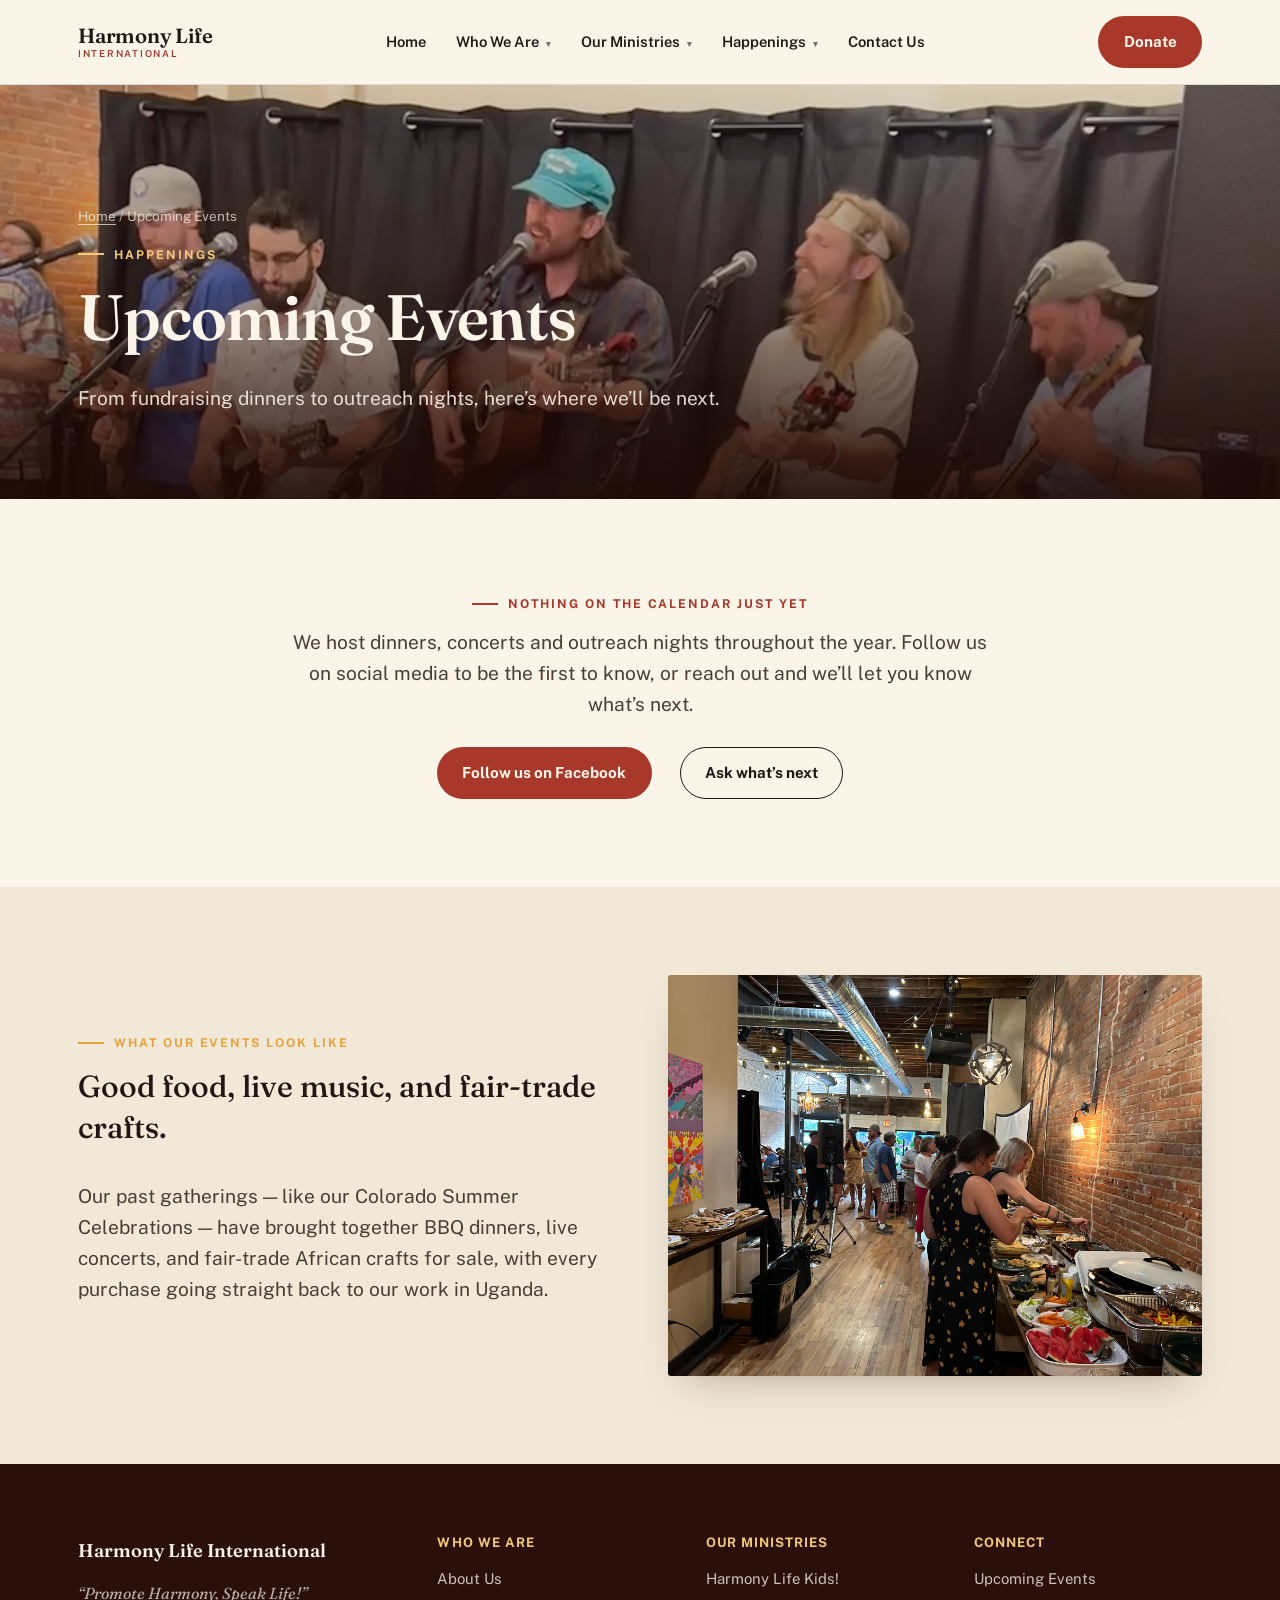
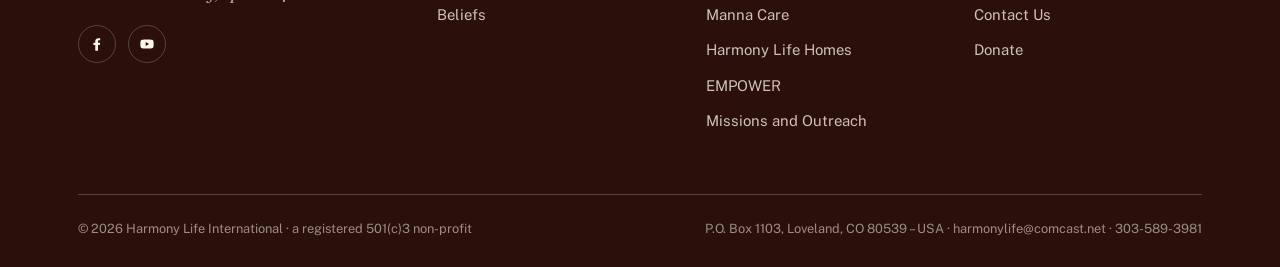
<file: events.html>
<!doctype html>
<html lang="en">
<head>
<meta charset="utf-8">
<meta name="viewport" content="width=device-width, initial-scale=1">
<title>Upcoming Events | Harmony Life International</title>
<meta name="description" content="See what's next from Harmony Life International, or follow along on social media between events."><link rel="preconnect" href="https://fonts.googleapis.com">
<link rel="preconnect" href="https://fonts.gstatic.com" crossorigin>
<link href="https://fonts.googleapis.com/css2?family=Fraunces:ital,opsz,wght@0,9..144,500;0,9..144,600;1,9..144,500&family=Public+Sans:wght@400;500;600;700&display=swap" rel="stylesheet">
<link rel="stylesheet" href="css/style.css?v=12">
</head>
<body>
<header class="site-header">
  <div class="wrap">
    <a href="index.html" class="brand">
      <span class="brand-word">Harmony Life<small>International</small></span>
    </a>
    <nav class="main-nav" aria-label="Primary">
      <ul>
        <li><a href="index.html" class="top-link">Home</a></li>
        <li><a href="#" class="top-link">Who We Are <span class="caret">&#9662;</span></a>
        <ul class="dropdown"><li><a href="about.html">About Us</a></li><li><a href="beliefs.html">Beliefs</a></li></ul></li><li><a href="#" class="top-link">Our Ministries <span class="caret">&#9662;</span></a>
        <ul class="dropdown"><li><a href="kids.html">Harmony Life Kids!</a></li><li><a href="manna-care.html">Manna Care</a></li><li><a href="homes.html">Harmony Life Homes</a></li><li><a href="empower.html">EMPOWER</a></li><li><a href="missions-outreach.html">Missions and Outreach</a></li></ul></li><li><a href="#" class="top-link">Happenings <span class="caret">&#9662;</span></a>
        <ul class="dropdown"><li><a href="events.html">Upcoming Events</a></li></ul></li>
        <li><a href="contact.html" class="top-link">Contact Us</a></li>
      </ul>
    </nav>
    <div class="header-cta">
      <a href="https://www.eservicepayments.com/cgi-bin/Vanco_ver3.vps?appver3=[base64]&ver=3" class="btn btn-primary" target="_blank" rel="noopener">Donate</a>
      <button class="nav-toggle" aria-label="Open menu" aria-expanded="false">
        <svg viewBox="0 0 24 24" fill="none" stroke="currentColor" stroke-width="2"><path d="M3 6h18M3 12h18M3 18h18"/></svg>
      </button>
    </div>
  </div>
</header>
<nav class="mobile-nav" aria-label="Mobile">
  <ul><li><a href="index.html">Home</a></li><li><button class="group-toggle" aria-expanded="false">Who We Are <span class="caret">&#9662;</span></button>
        <ul class="sub-list"><li><a href="about.html">About Us</a></li><li><a href="beliefs.html">Beliefs</a></li></ul></li><li><button class="group-toggle" aria-expanded="false">Our Ministries <span class="caret">&#9662;</span></button>
        <ul class="sub-list"><li><a href="kids.html">Harmony Life Kids!</a></li><li><a href="manna-care.html">Manna Care</a></li><li><a href="homes.html">Harmony Life Homes</a></li><li><a href="empower.html">EMPOWER</a></li><li><a href="missions-outreach.html">Missions and Outreach</a></li></ul></li><li><button class="group-toggle" aria-expanded="false">Happenings <span class="caret">&#9662;</span></button>
        <ul class="sub-list"><li><a href="events.html">Upcoming Events</a></li></ul></li><li><a href="contact.html">Contact Us</a></li></ul>
  <div class="cta-row"><a href="https://www.eservicepayments.com/cgi-bin/Vanco_ver3.vps?appver3=[base64]&ver=3" class="btn btn-primary" target="_blank" rel="noopener" style="width:100%;justify-content:center;">Donate Now</a></div>
</nav>
<section class="hero hero-short" style="background-image:url('images/guitars.jpeg');background-position:center top;">
  <div class="hero-inner">
    <div class="wrap">
      <p class="hero-crumb"><a href="index.html">Home</a> / Upcoming Events</p>
      <p class="eyebrow">Happenings</p>
      <h1 class="h-display">Upcoming Events</h1>
      <p class="lede">From fundraising dinners to outreach nights, here&rsquo;s where we&rsquo;ll be next.</p>
      
    </div>
  </div>
</section>

<section class="on-light center">
  <div class="wrap wrap-narrow">
    <p class="eyebrow center">Nothing on the calendar just yet</p>
    <p class="lede center" style="margin:0 auto 28px;">We host dinners, concerts and outreach nights throughout the year. Follow us on social media to be the first to know, or reach out and we&rsquo;ll let you know what&rsquo;s next.</p>
    <div class="badge-row" style="justify-content:center;">
      <a href="https://www.facebook.com/harmonylifeintl" target="_blank" rel="noopener" class="btn btn-primary">Follow us on Facebook</a>
      <a href="contact.html" class="btn btn-ghost-dark">Ask what&rsquo;s next</a>
    </div>
  </div>
</section>

<section class="bg-dim">
  <div class="wrap">
    <div class="split reverse">
      <div class="split-media short"><img src="images/harmony-life-dinner-gathering.jpeg" alt="Guests sharing a meal at a Harmony Life gathering" loading="lazy"></div>
      <div>
        <p class="eyebrow">What our events look like</p>
        <p class="statement">Good food, live music, and fair-trade crafts.</p>
        <p class="lede">Our past gatherings &mdash; like our Colorado Summer Celebrations &mdash; have brought together BBQ dinners, live concerts, and fair-trade African crafts for sale, with every purchase going straight back to our work in Uganda.</p>
      </div>
    </div>
  </div>
</section>
<footer class="site-footer">
  <div class="wrap">
    <div class="footer-grid">
      <div>
        <div class="footer-brand"><span>Harmony Life International</span></div>
        <p class="footer-tagline">&ldquo;Promote Harmony, Speak Life!&rdquo;</p>
        <div class="footer-social">
          <a href="https://www.facebook.com/harmonylifeintl" target="_blank" rel="noopener" aria-label="Facebook"><svg viewBox="0 0 24 24"><path d="M13.5 22v-8.4h2.8l.4-3.3h-3.2V8.1c0-.9.3-1.6 1.7-1.6h1.6V3.5C16.5 3.4 15.3 3.3 14 3.3c-2.7 0-4.6 1.6-4.6 4.7v2.3H6.6v3.3h2.8V22Z"/></svg></a>
          <a href="https://www.youtube.com/channel/UCQIija2621qOEcQzTi9BtLw" target="_blank" rel="noopener" aria-label="YouTube"><svg viewBox="0 0 24 24"><path d="M21.6 7.6a2.7 2.7 0 0 0-1.9-1.9C18 5.2 12 5.2 12 5.2s-6 0-7.7.5A2.7 2.7 0 0 0 2.4 7.6 28 28 0 0 0 2 12a28 28 0 0 0 .4 4.4 2.7 2.7 0 0 0 1.9 1.9c1.7.5 7.7.5 7.7.5s6 0 7.7-.5a2.7 2.7 0 0 0 1.9-1.9A28 28 0 0 0 22 12a28 28 0 0 0-.4-4.4ZM10 15V9l5.2 3Z"/></svg></a>
        </div>
      </div>
      <div>
        <h4>Who We Are</h4>
        <ul>
          <li><a href="about.html">About Us</a></li>

          <li><a href="beliefs.html">Beliefs</a></li>
        </ul>
      </div>
      <div>
        <h4>Our Ministries</h4>
        <ul>
          <li><a href="kids.html">Harmony Life Kids!</a></li>
          <li><a href="manna-care.html">Manna Care</a></li>
          <li><a href="homes.html">Harmony Life Homes</a></li>
          <li><a href="empower.html">EMPOWER</a></li>


          <li><a href="missions-outreach.html">Missions and Outreach</a></li>
        </ul>
      </div>
      <div>
        <h4>Connect</h4>
        <ul>

          <li><a href="events.html">Upcoming Events</a></li>
          <li><a href="contact.html">Contact Us</a></li>
          <li><a href="https://www.eservicepayments.com/cgi-bin/Vanco_ver3.vps?appver3=[base64]&ver=3" target="_blank" rel="noopener">Donate</a></li>
        </ul>
      </div>
    </div>
    <div class="footer-bottom">
      <span>&copy; <span id="year">2026</span> Harmony Life International &middot; a registered 501(c)3 non-profit</span>
      <span>P.O. Box 1103, Loveland, CO 80539 &ndash; USA &middot; harmonylife@comcast.net &middot; 303-589-3981</span>
    </div>
  </div>
</footer>
<script src="js/main.js?v=11"></script>
</body>
</html>
</file>
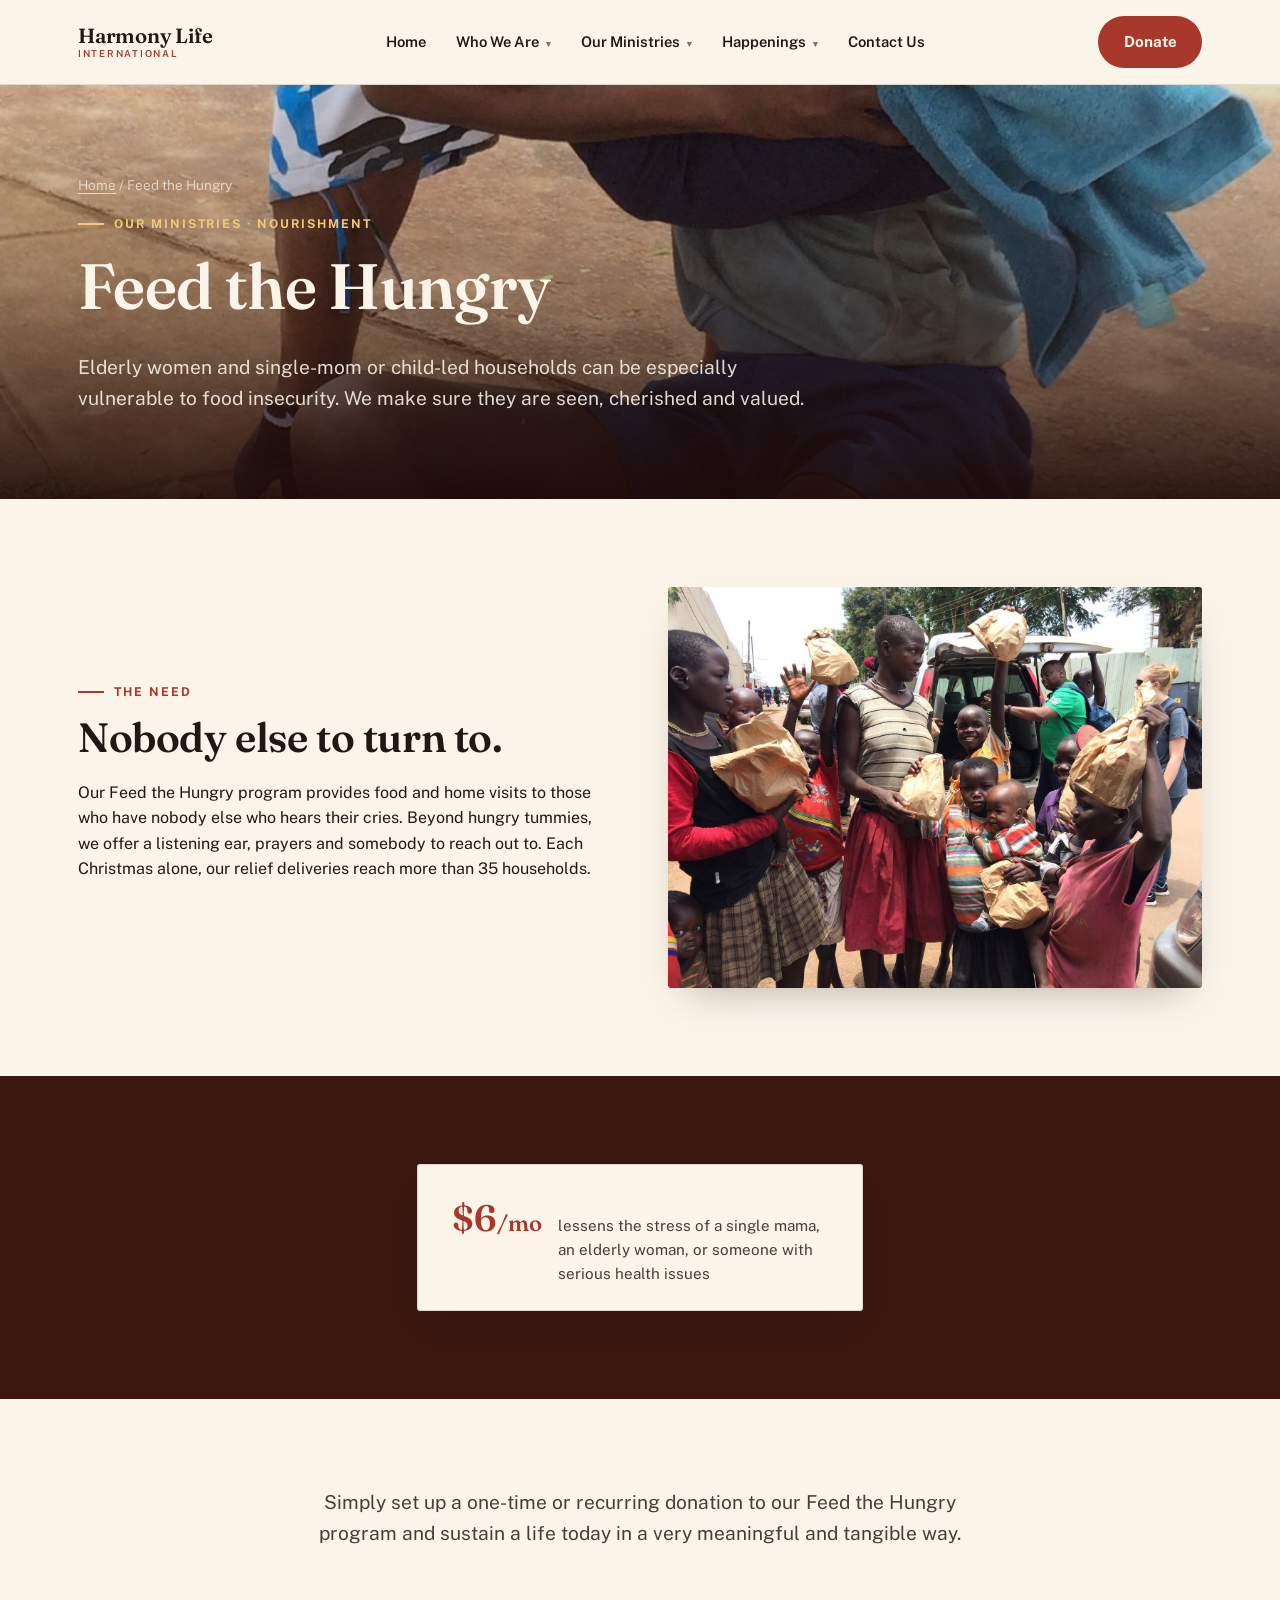
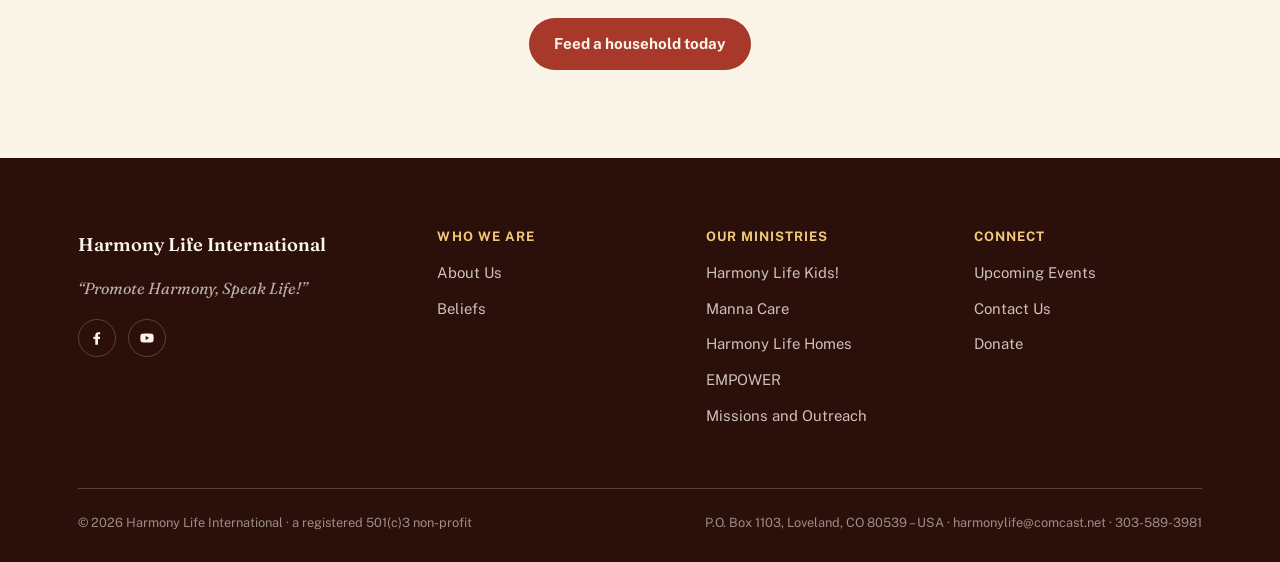
<file: feed-the-hungry.html>
<!doctype html>
<html lang="en">
<head>
<meta charset="utf-8">
<meta name="viewport" content="width=device-width, initial-scale=1">
<title>Feed the Hungry | Harmony Life International</title>
<meta name="description" content="Feed the Hungry provides food and home visits to vulnerable elderly women and single-mom or child-led households in Uganda, from $30 a month."><link rel="preconnect" href="https://fonts.googleapis.com">
<link rel="preconnect" href="https://fonts.gstatic.com" crossorigin>
<link href="https://fonts.googleapis.com/css2?family=Fraunces:ital,opsz,wght@0,9..144,500;0,9..144,600;1,9..144,500&family=Public+Sans:wght@400;500;600;700&display=swap" rel="stylesheet">
<link rel="stylesheet" href="css/style.css?v=12">
</head>
<body>
<header class="site-header">
  <div class="wrap">
    <a href="index.html" class="brand">
      <span class="brand-word">Harmony Life<small>International</small></span>
    </a>
    <nav class="main-nav" aria-label="Primary">
      <ul>
        <li><a href="index.html" class="top-link">Home</a></li>
        <li><a href="#" class="top-link">Who We Are <span class="caret">&#9662;</span></a>
        <ul class="dropdown"><li><a href="about.html">About Us</a></li><li><a href="beliefs.html">Beliefs</a></li></ul></li><li><a href="#" class="top-link">Our Ministries <span class="caret">&#9662;</span></a>
        <ul class="dropdown"><li><a href="kids.html">Harmony Life Kids!</a></li><li><a href="manna-care.html">Manna Care</a></li><li><a href="homes.html">Harmony Life Homes</a></li><li><a href="empower.html">EMPOWER</a></li><li><a href="missions-outreach.html">Missions and Outreach</a></li></ul></li><li><a href="#" class="top-link">Happenings <span class="caret">&#9662;</span></a>
        <ul class="dropdown"><li><a href="events.html">Upcoming Events</a></li></ul></li>
        <li><a href="contact.html" class="top-link">Contact Us</a></li>
      </ul>
    </nav>
    <div class="header-cta">
      <a href="https://www.eservicepayments.com/cgi-bin/Vanco_ver3.vps?appver3=[base64]&ver=3" class="btn btn-primary" target="_blank" rel="noopener">Donate</a>
      <button class="nav-toggle" aria-label="Open menu" aria-expanded="false">
        <svg viewBox="0 0 24 24" fill="none" stroke="currentColor" stroke-width="2"><path d="M3 6h18M3 12h18M3 18h18"/></svg>
      </button>
    </div>
  </div>
</header>
<nav class="mobile-nav" aria-label="Mobile">
  <ul><li><a href="index.html">Home</a></li><li><button class="group-toggle" aria-expanded="false">Who We Are <span class="caret">&#9662;</span></button>
        <ul class="sub-list"><li><a href="about.html">About Us</a></li><li><a href="beliefs.html">Beliefs</a></li></ul></li><li><button class="group-toggle" aria-expanded="false">Our Ministries <span class="caret">&#9662;</span></button>
        <ul class="sub-list"><li><a href="kids.html">Harmony Life Kids!</a></li><li><a href="manna-care.html">Manna Care</a></li><li><a href="homes.html">Harmony Life Homes</a></li><li><a href="empower.html">EMPOWER</a></li><li><a href="missions-outreach.html">Missions and Outreach</a></li></ul></li><li><button class="group-toggle" aria-expanded="false">Happenings <span class="caret">&#9662;</span></button>
        <ul class="sub-list"><li><a href="events.html">Upcoming Events</a></li></ul></li><li><a href="contact.html">Contact Us</a></li></ul>
  <div class="cta-row"><a href="https://www.eservicepayments.com/cgi-bin/Vanco_ver3.vps?appver3=[base64]&ver=3" class="btn btn-primary" target="_blank" rel="noopener" style="width:100%;justify-content:center;">Donate Now</a></div>
</nav>
<section class="hero hero-short" style="background-image:url('images/feed-hero.jpg')">
  <div class="hero-inner">
    <div class="wrap">
      <p class="hero-crumb"><a href="index.html">Home</a> / Feed the Hungry</p>
      <p class="eyebrow">Our Ministries &middot; Nourishment</p>
      <h1 class="h-display">Feed the Hungry</h1>
      <p class="lede">Elderly women and single-mom or child-led households can be especially vulnerable to food insecurity. We make sure they are seen, cherished and valued.</p>
      
    </div>
  </div>
</section>

<section class="on-light">
  <div class="wrap">
    <div class="split reverse">
      <div class="split-media short"><img src="images/feed-distribution.jpg" alt="Volunteers handing out bags of food to families in need" loading="lazy"></div>
      <div>
        <p class="eyebrow">The need</p>
        <h2 class="h-section">Nobody else to turn to.</h2>
        <p>Our Feed the Hungry program provides food and home visits to those who have nobody else who hears their cries. Beyond hungry tummies, we offer a listening ear, prayers and somebody to reach out to. Each Christmas alone, our relief deliveries reach more than 35 households.</p>
      </div>
    </div>
  </div>
</section>

<section class="bg-clay">
  <div class="wrap">
    <div class="reveal-stagger center">
  <div class="stat-card"><span class="num">$<span class="count" data-target="30">0</span><span style="font-size:0.6em;">/mo</span></span><span class="txt">lessens the stress of a single mama, an elderly woman, or someone with serious health issues</span></div>
  
</div>
  </div>
</section>

<section class="on-light center">
  <div class="wrap wrap-narrow">
    <p class="lede center">Simply set up a one-time or recurring donation to our Feed the Hungry program and sustain a life today in a very meaningful and tangible way.</p>
    <a href="https://www.eservicepayments.com/cgi-bin/Vanco_ver3.vps?appver3=[base64]&ver=3" target="_blank" rel="noopener" class="btn btn-primary mt-lg">Feed a household today</a>
  </div>
</section>
<footer class="site-footer">
  <div class="wrap">
    <div class="footer-grid">
      <div>
        <div class="footer-brand"><span>Harmony Life International</span></div>
        <p class="footer-tagline">&ldquo;Promote Harmony, Speak Life!&rdquo;</p>
        <div class="footer-social">
          <a href="https://www.facebook.com/harmonylifeintl" target="_blank" rel="noopener" aria-label="Facebook"><svg viewBox="0 0 24 24"><path d="M13.5 22v-8.4h2.8l.4-3.3h-3.2V8.1c0-.9.3-1.6 1.7-1.6h1.6V3.5C16.5 3.4 15.3 3.3 14 3.3c-2.7 0-4.6 1.6-4.6 4.7v2.3H6.6v3.3h2.8V22Z"/></svg></a>
          <a href="https://www.youtube.com/channel/UCQIija2621qOEcQzTi9BtLw" target="_blank" rel="noopener" aria-label="YouTube"><svg viewBox="0 0 24 24"><path d="M21.6 7.6a2.7 2.7 0 0 0-1.9-1.9C18 5.2 12 5.2 12 5.2s-6 0-7.7.5A2.7 2.7 0 0 0 2.4 7.6 28 28 0 0 0 2 12a28 28 0 0 0 .4 4.4 2.7 2.7 0 0 0 1.9 1.9c1.7.5 7.7.5 7.7.5s6 0 7.7-.5a2.7 2.7 0 0 0 1.9-1.9A28 28 0 0 0 22 12a28 28 0 0 0-.4-4.4ZM10 15V9l5.2 3Z"/></svg></a>
        </div>
      </div>
      <div>
        <h4>Who We Are</h4>
        <ul>
          <li><a href="about.html">About Us</a></li>

          <li><a href="beliefs.html">Beliefs</a></li>
        </ul>
      </div>
      <div>
        <h4>Our Ministries</h4>
        <ul>
          <li><a href="kids.html">Harmony Life Kids!</a></li>
          <li><a href="manna-care.html">Manna Care</a></li>
          <li><a href="homes.html">Harmony Life Homes</a></li>
          <li><a href="empower.html">EMPOWER</a></li>


          <li><a href="missions-outreach.html">Missions and Outreach</a></li>
        </ul>
      </div>
      <div>
        <h4>Connect</h4>
        <ul>

          <li><a href="events.html">Upcoming Events</a></li>
          <li><a href="contact.html">Contact Us</a></li>
          <li><a href="https://www.eservicepayments.com/cgi-bin/Vanco_ver3.vps?appver3=[base64]&ver=3" target="_blank" rel="noopener">Donate</a></li>
        </ul>
      </div>
    </div>
    <div class="footer-bottom">
      <span>&copy; <span id="year">2026</span> Harmony Life International &middot; a registered 501(c)3 non-profit</span>
      <span>P.O. Box 1103, Loveland, CO 80539 &ndash; USA &middot; harmonylife@comcast.net &middot; 303-589-3981</span>
    </div>
  </div>
</footer>
<script src="js/main.js?v=11"></script>
</body>
</html>
</file>
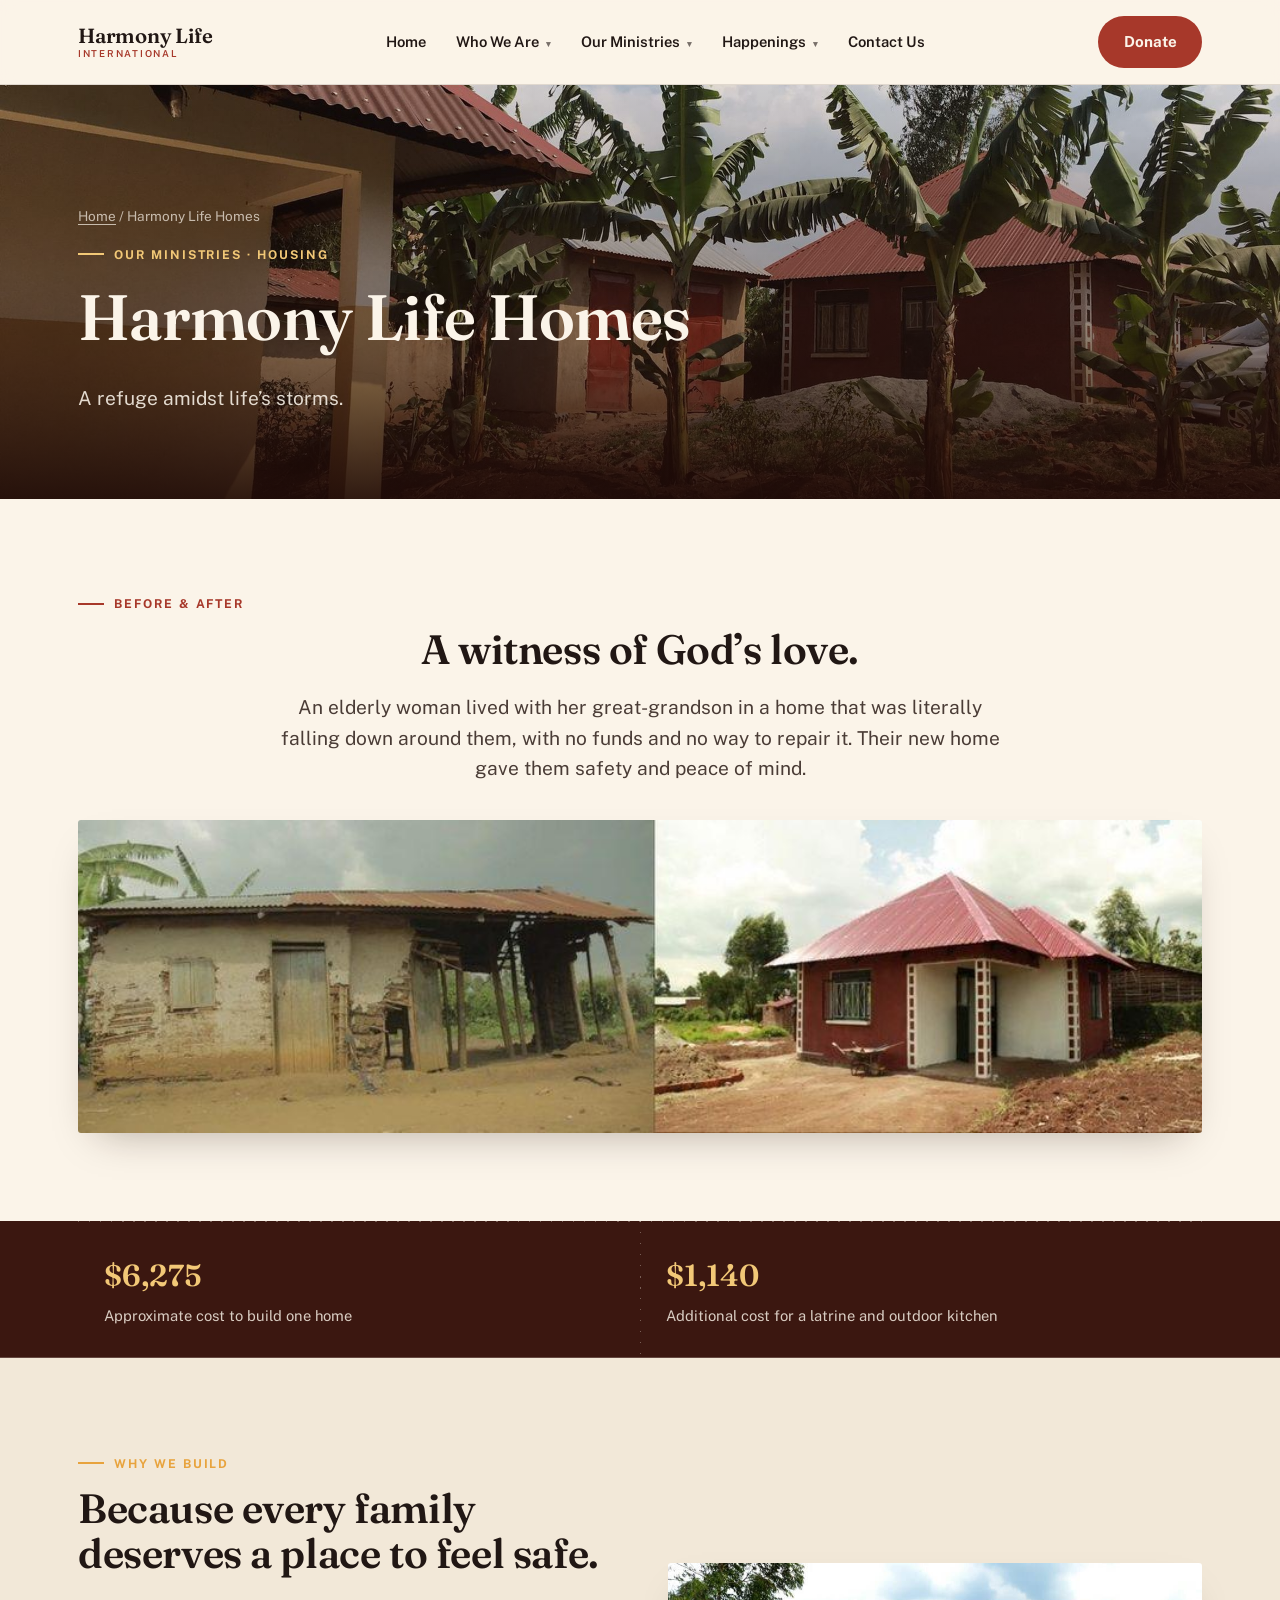
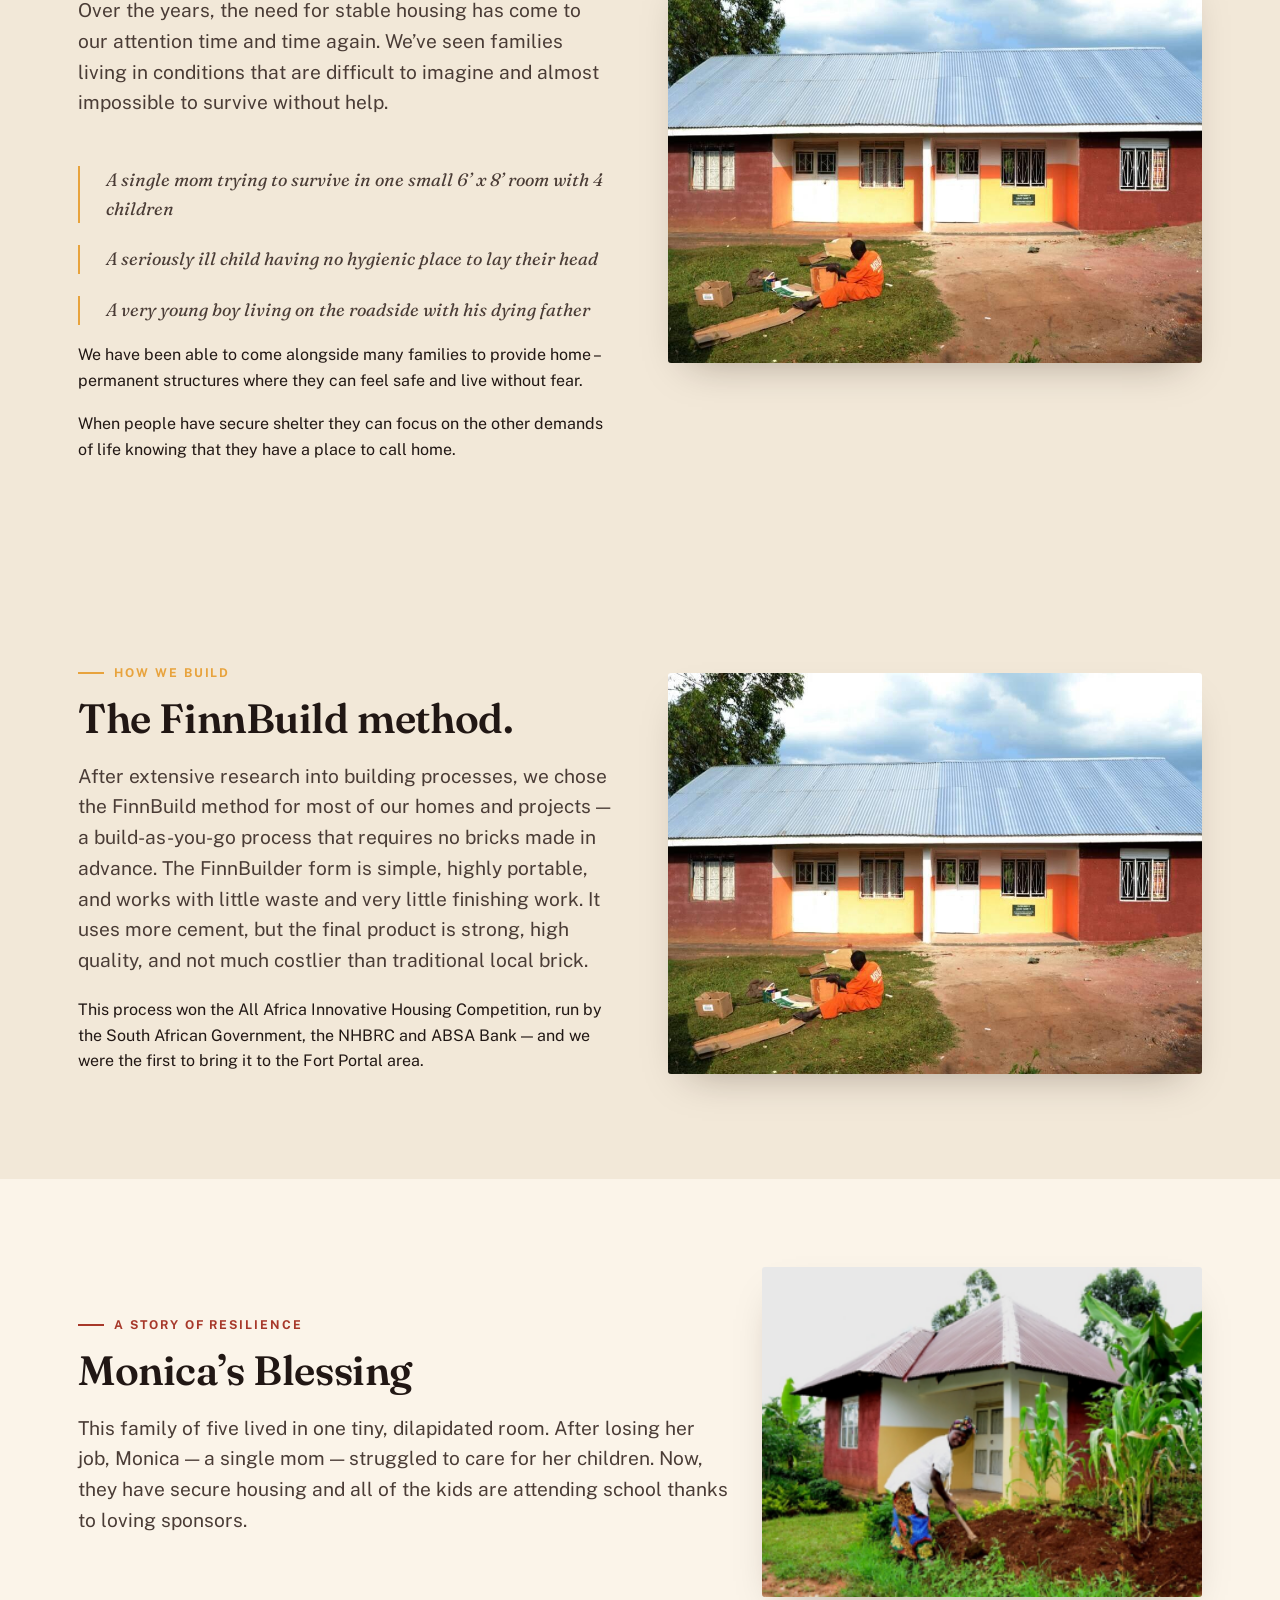
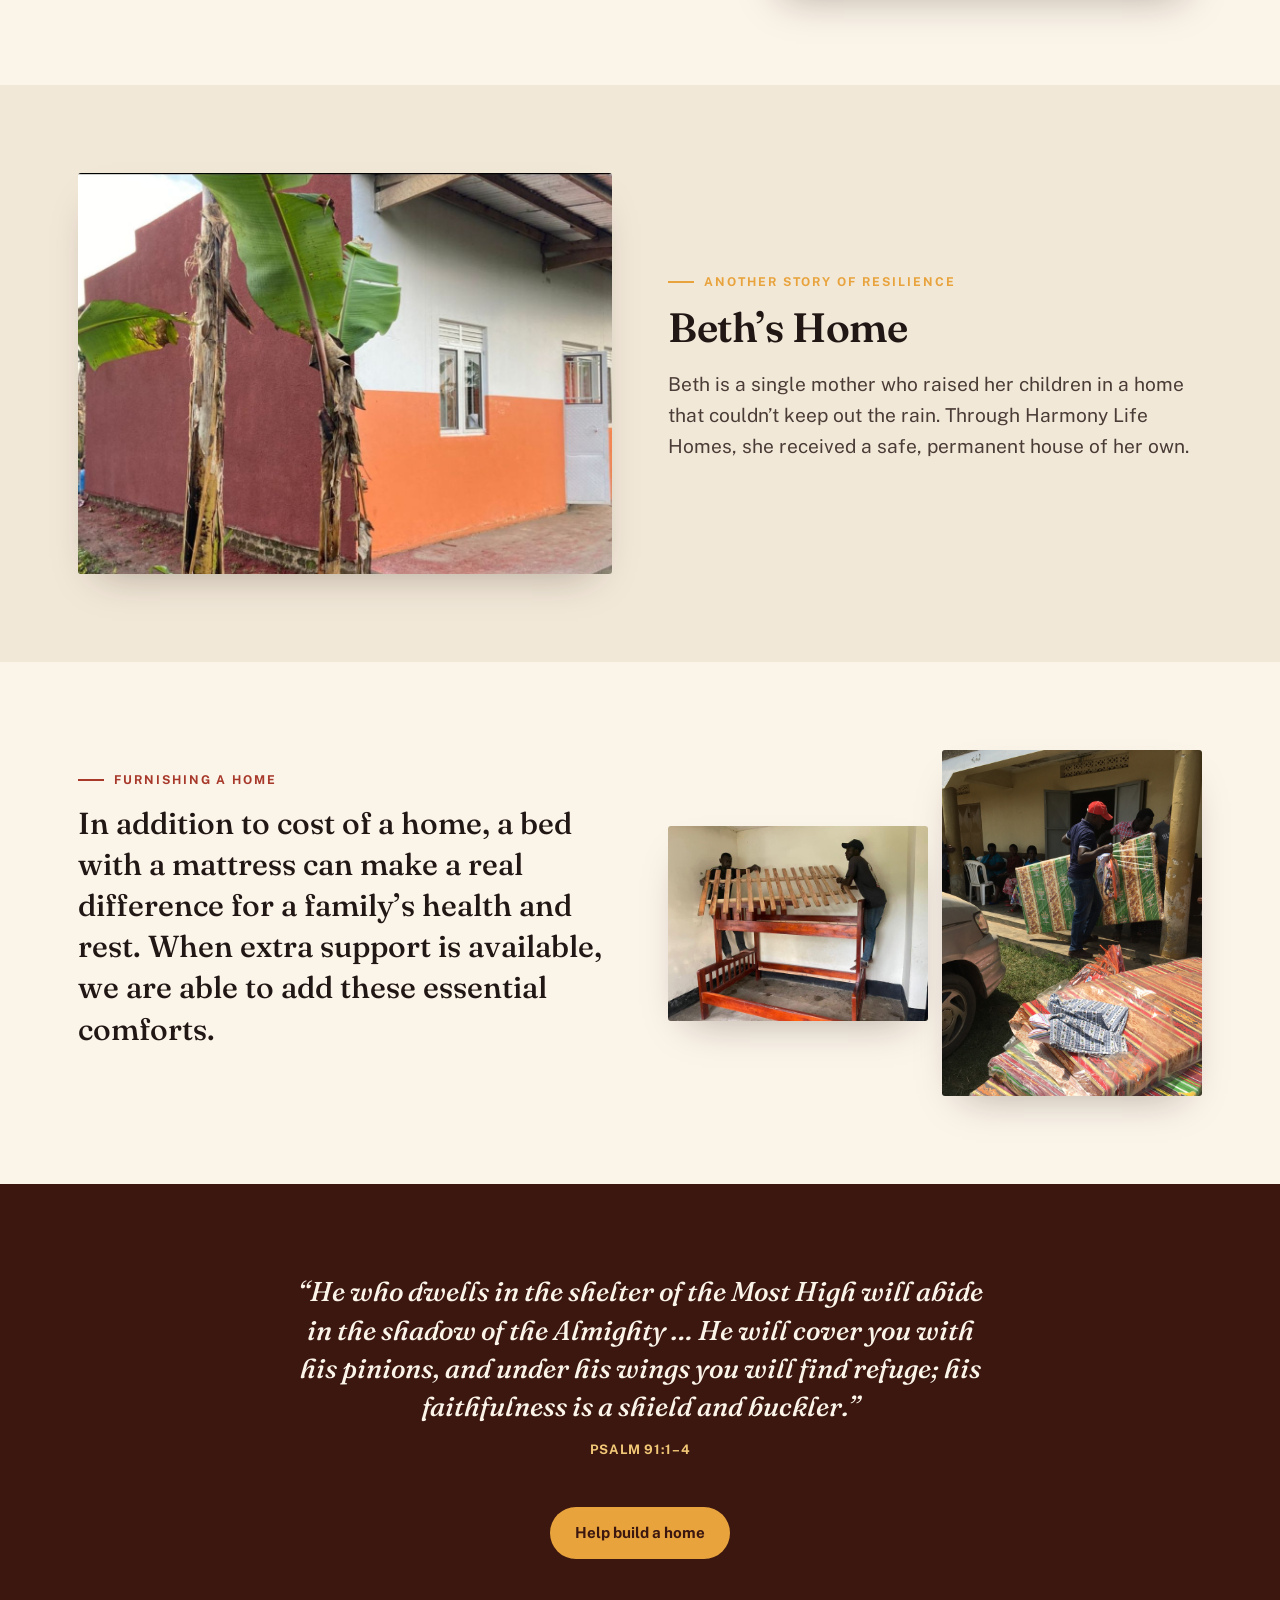
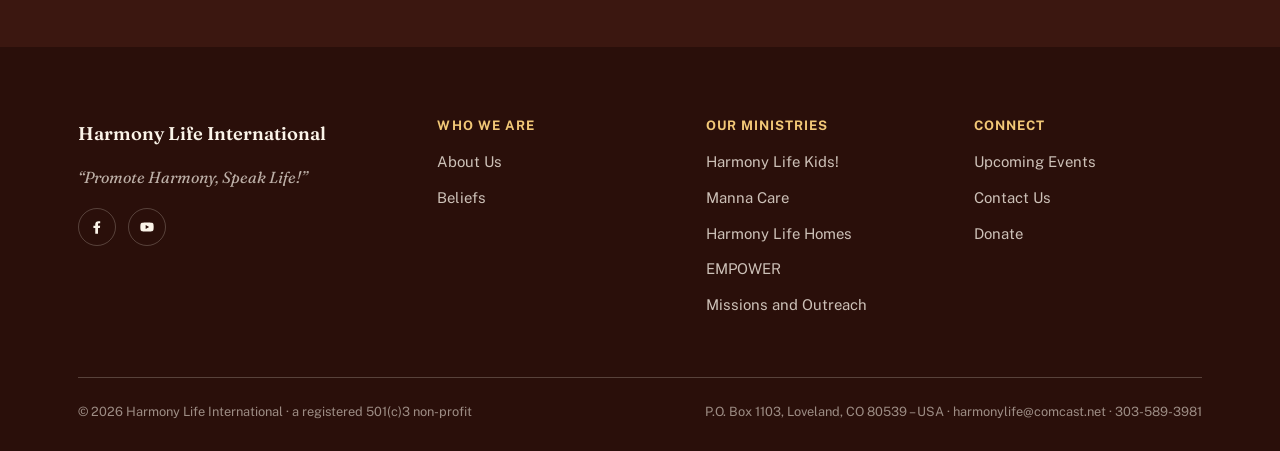
<file: homes.html>
<!doctype html>
<html lang="en">
<head>
<meta charset="utf-8">
<meta name="viewport" content="width=device-width, initial-scale=1">
<title>Harmony Life Homes | Harmony Life International</title>
<meta name="description" content="Harmony Life Homes builds safe, permanent housing for vulnerable families in Uganda using the FinnBuild method, at approximately $7,000 per home."><link rel="preconnect" href="https://fonts.googleapis.com">
<link rel="preconnect" href="https://fonts.gstatic.com" crossorigin>
<link href="https://fonts.googleapis.com/css2?family=Fraunces:ital,opsz,wght@0,9..144,500;0,9..144,600;1,9..144,500&family=Public+Sans:wght@400;500;600;700&display=swap" rel="stylesheet">
<link rel="stylesheet" href="css/style.css?v=12">
</head>
<body>
<header class="site-header">
  <div class="wrap">
    <a href="index.html" class="brand">
      <span class="brand-word">Harmony Life<small>International</small></span>
    </a>
    <nav class="main-nav" aria-label="Primary">
      <ul>
        <li><a href="index.html" class="top-link">Home</a></li>
        <li><a href="#" class="top-link">Who We Are <span class="caret">&#9662;</span></a>
        <ul class="dropdown"><li><a href="about.html">About Us</a></li><li><a href="beliefs.html">Beliefs</a></li></ul></li><li><a href="#" class="top-link">Our Ministries <span class="caret">&#9662;</span></a>
        <ul class="dropdown"><li><a href="kids.html">Harmony Life Kids!</a></li><li><a href="manna-care.html">Manna Care</a></li><li><a href="homes.html">Harmony Life Homes</a></li><li><a href="empower.html">EMPOWER</a></li><li><a href="missions-outreach.html">Missions and Outreach</a></li></ul></li><li><a href="#" class="top-link">Happenings <span class="caret">&#9662;</span></a>
        <ul class="dropdown"><li><a href="events.html">Upcoming Events</a></li></ul></li>
        <li><a href="contact.html" class="top-link">Contact Us</a></li>
      </ul>
    </nav>
    <div class="header-cta">
      <a href="https://www.eservicepayments.com/cgi-bin/Vanco_ver3.vps?appver3=[base64]&ver=3" class="btn btn-primary" target="_blank" rel="noopener">Donate</a>
      <button class="nav-toggle" aria-label="Open menu" aria-expanded="false">
        <svg viewBox="0 0 24 24" fill="none" stroke="currentColor" stroke-width="2"><path d="M3 6h18M3 12h18M3 18h18"/></svg>
      </button>
    </div>
  </div>
</header>
<nav class="mobile-nav" aria-label="Mobile">
  <ul><li><a href="index.html">Home</a></li><li><button class="group-toggle" aria-expanded="false">Who We Are <span class="caret">&#9662;</span></button>
        <ul class="sub-list"><li><a href="about.html">About Us</a></li><li><a href="beliefs.html">Beliefs</a></li></ul></li><li><button class="group-toggle" aria-expanded="false">Our Ministries <span class="caret">&#9662;</span></button>
        <ul class="sub-list"><li><a href="kids.html">Harmony Life Kids!</a></li><li><a href="manna-care.html">Manna Care</a></li><li><a href="homes.html">Harmony Life Homes</a></li><li><a href="empower.html">EMPOWER</a></li><li><a href="missions-outreach.html">Missions and Outreach</a></li></ul></li><li><button class="group-toggle" aria-expanded="false">Happenings <span class="caret">&#9662;</span></button>
        <ul class="sub-list"><li><a href="events.html">Upcoming Events</a></li></ul></li><li><a href="contact.html">Contact Us</a></li></ul>
  <div class="cta-row"><a href="https://www.eservicepayments.com/cgi-bin/Vanco_ver3.vps?appver3=[base64]&ver=3" class="btn btn-primary" target="_blank" rel="noopener" style="width:100%;justify-content:center;">Donate Now</a></div>
</nav>
<section class="hero hero-short" style="background-image:url('images/homes-finished-1.jpg')">
  <div class="hero-inner">
    <div class="wrap">
      <p class="hero-crumb"><a href="index.html">Home</a> / Harmony Life Homes</p>
      <p class="eyebrow">Our Ministries &middot; Housing</p>
      <h1 class="h-display">Harmony Life Homes</h1>
      <p class="lede">A refuge amidst life&rsquo;s storms.</p>
      
    </div>
  </div>
</section>

<section class="on-light">
  <div class="wrap">
    <p class="eyebrow center">Before &amp; after</p>
    <h2 class="h-section center">A witness of God&rsquo;s love.</h2>
    <p class="lede center" style="margin:0 auto 36px;">An elderly woman lived with her great-grandson in a home that was literally falling down around them, with no funds and no way to repair it. Their new home gave them safety and peace of mind.</p>
    <img src="images/homes-before-after.jpg" alt="Before and after: a family's original home beside their new Harmony Life home" style="border-radius:var(--radius);box-shadow:var(--shadow);width:100%;">
  </div>
</section>
<div class="ledger"><div class="wrap"><div class="ledger-row reveal-stagger"><div class="ledger-item"><div class="ledger-amount">$<span class="count" data-target="7000">0</span></div><div class="ledger-desc">Approximate cost to build one home</div></div><div class="ledger-item"><div class="ledger-amount">$<span class="count" data-target="1500">0</span></div><div class="ledger-desc">Additional cost for a latrine and outdoor kitchen</div></div></div></div></div>
<section class="bg-dim">
  <div class="wrap">
    <div class="split reverse">
      <div class="split-media short"><img src="images/homes-finished-4.jpg" alt="A completed Harmony Life home" loading="lazy"></div>
      <div>
        <p class="eyebrow">Why we build</p>
        <h2 class="h-section">Because every family deserves a place to feel safe.</h2>
        <p class="lede">Over the years, the need for stable housing has come to our attention time and time again. We&rsquo;ve seen families living in conditions that are difficult to imagine and almost impossible to survive without help.</p>
        <ul class="faith-list mt-lg">
          <li>A single mom trying to survive in one small 6&rsquo; x 8&rsquo; room with 4 children</li>
          <li>A seriously ill child having no hygienic place to lay their head</li>
          <li>A very young boy living on the roadside with his dying father</li>
        </ul>
        <p>We have been able to come alongside many families to provide home &ndash; permanent structures where they can feel safe and live without fear.</p>
        <p>When people have secure shelter they can focus on the other demands of life knowing that they have a place to call home.</p>
      </div>
    </div>
  </div>
</section>
<section class="bg-dim">
  <div class="wrap">
    <div class="split reverse">
      <div class="split-media short"><img src="images/homes-finished-4.jpg" alt="A completed Harmony Life home" loading="lazy"></div>
      <div>
        <p class="eyebrow">How we build</p>
        <h2 class="h-section">The FinnBuild method.</h2>
        <p class="lede">After extensive research into building processes, we chose the FinnBuild method for most of our homes and projects &mdash; a build-as-you-go process that requires no bricks made in advance. The FinnBuilder form is simple, highly portable, and works with little waste and very little finishing work. It uses more cement, but the final product is strong, high quality, and not much costlier than traditional local brick.</p>
        <p>This process won the All Africa Innovative Housing Competition, run by the South African Government, the NHBRC and ABSA Bank &mdash; and we were the first to bring it to the Fort Portal area.</p>
      </div>
    </div>
  </div>
</section>

<section class="on-light">
  <div class="wrap">
    <div class="split monica-story">
      <div>
        <p class="eyebrow">A story of resilience</p>
        <h2 class="h-section">Monica&rsquo;s Blessing</h2>
        <p class="lede">This family of five lived in one tiny, dilapidated room. After losing her job, Monica &mdash; a single mom &mdash; struggled to care for her children. Now, they have secure housing and all of the kids are attending school thanks to loving sponsors.</p>
      </div>
      <div class="split-media short"><img class="monica-house-photo" src="images/monica house.png" alt="Monica standing outside her new home" loading="lazy"></div>
    </div>
  </div>
</section>

<section class="bg-dim">
  <div class="wrap">
    <div class="split">
      <div class="split-media short"><img src="images/newsletter-beth-home-1.jpg" alt="Beth's new Harmony Life home" loading="lazy"></div>
      <div>
        <p class="eyebrow">Another story of resilience</p>
        <h2 class="h-section">Beth&rsquo;s Home</h2>
        <p class="lede">Beth is a single mother who raised her children in a home that couldn&rsquo;t keep out the rain. Through Harmony Life Homes, she received a safe, permanent house of her own.</p>
      </div>
    </div>
  </div>
</section>

<section class="on-light">
  <div class="wrap">
    <div class="split reverse">
      <div class="split-media bed-photo-gallery">
        <img src="images/furniture-bed.jpg" alt="A bed with a mattress in a Harmony Life home" width="1280" height="960" loading="lazy">
        <img src="images/beds moving.JPG" alt="Volunteers carrying beds into a Harmony Life home" width="3024" height="4032" loading="lazy">
      </div>
      <div>
        <p class="eyebrow">Furnishing a home</p>
        <p class="statement">In addition to cost of a home, a bed with a mattress can make a real difference for a family&rsquo;s health and rest. When extra support is available, we are able to add these essential comforts.</p>
      </div>
    </div>
  </div>
</section>

<section class="bg-clay">
  <div class="wrap wrap-narrow center reveal-stagger">
    <p class="pull center" style="margin:0 auto;">&ldquo;He who dwells in the shelter of the Most High will abide in the shadow of the Almighty &hellip; He will cover you with his pinions, and under his wings you will find refuge; his faithfulness is a shield and buckler.&rdquo;<cite>Psalm 91:1&ndash;4</cite></p>
    <a href="https://www.eservicepayments.com/cgi-bin/Vanco_ver3.vps?appver3=[base64]&ver=3" target="_blank" rel="noopener" class="btn btn-gold mt-lg">Help build a home</a>
  </div>
</section>
<footer class="site-footer">
  <div class="wrap">
    <div class="footer-grid">
      <div>
        <div class="footer-brand"><span>Harmony Life International</span></div>
        <p class="footer-tagline">&ldquo;Promote Harmony, Speak Life!&rdquo;</p>
        <div class="footer-social">
          <a href="https://www.facebook.com/harmonylifeintl" target="_blank" rel="noopener" aria-label="Facebook"><svg viewBox="0 0 24 24"><path d="M13.5 22v-8.4h2.8l.4-3.3h-3.2V8.1c0-.9.3-1.6 1.7-1.6h1.6V3.5C16.5 3.4 15.3 3.3 14 3.3c-2.7 0-4.6 1.6-4.6 4.7v2.3H6.6v3.3h2.8V22Z"/></svg></a>
          <a href="https://www.youtube.com/channel/UCQIija2621qOEcQzTi9BtLw" target="_blank" rel="noopener" aria-label="YouTube"><svg viewBox="0 0 24 24"><path d="M21.6 7.6a2.7 2.7 0 0 0-1.9-1.9C18 5.2 12 5.2 12 5.2s-6 0-7.7.5A2.7 2.7 0 0 0 2.4 7.6 28 28 0 0 0 2 12a28 28 0 0 0 .4 4.4 2.7 2.7 0 0 0 1.9 1.9c1.7.5 7.7.5 7.7.5s6 0 7.7-.5a2.7 2.7 0 0 0 1.9-1.9A28 28 0 0 0 22 12a28 28 0 0 0-.4-4.4ZM10 15V9l5.2 3Z"/></svg></a>
        </div>
      </div>
      <div>
        <h4>Who We Are</h4>
        <ul>
          <li><a href="about.html">About Us</a></li>

          <li><a href="beliefs.html">Beliefs</a></li>
        </ul>
      </div>
      <div>
        <h4>Our Ministries</h4>
        <ul>
          <li><a href="kids.html">Harmony Life Kids!</a></li>
          <li><a href="manna-care.html">Manna Care</a></li>
          <li><a href="homes.html">Harmony Life Homes</a></li>
          <li><a href="empower.html">EMPOWER</a></li>


          <li><a href="missions-outreach.html">Missions and Outreach</a></li>
        </ul>
      </div>
      <div>
        <h4>Connect</h4>
        <ul>

          <li><a href="events.html">Upcoming Events</a></li>
          <li><a href="contact.html">Contact Us</a></li>
          <li><a href="https://www.eservicepayments.com/cgi-bin/Vanco_ver3.vps?appver3=[base64]&ver=3" target="_blank" rel="noopener">Donate</a></li>
        </ul>
      </div>
    </div>
    <div class="footer-bottom">
      <span>&copy; <span id="year">2026</span> Harmony Life International &middot; a registered 501(c)3 non-profit</span>
      <span>P.O. Box 1103, Loveland, CO 80539 &ndash; USA &middot; harmonylife@comcast.net &middot; 303-589-3981</span>
    </div>
  </div>
</footer>
<script src="js/main.js?v=11"></script>
</body>
</html>
</file>
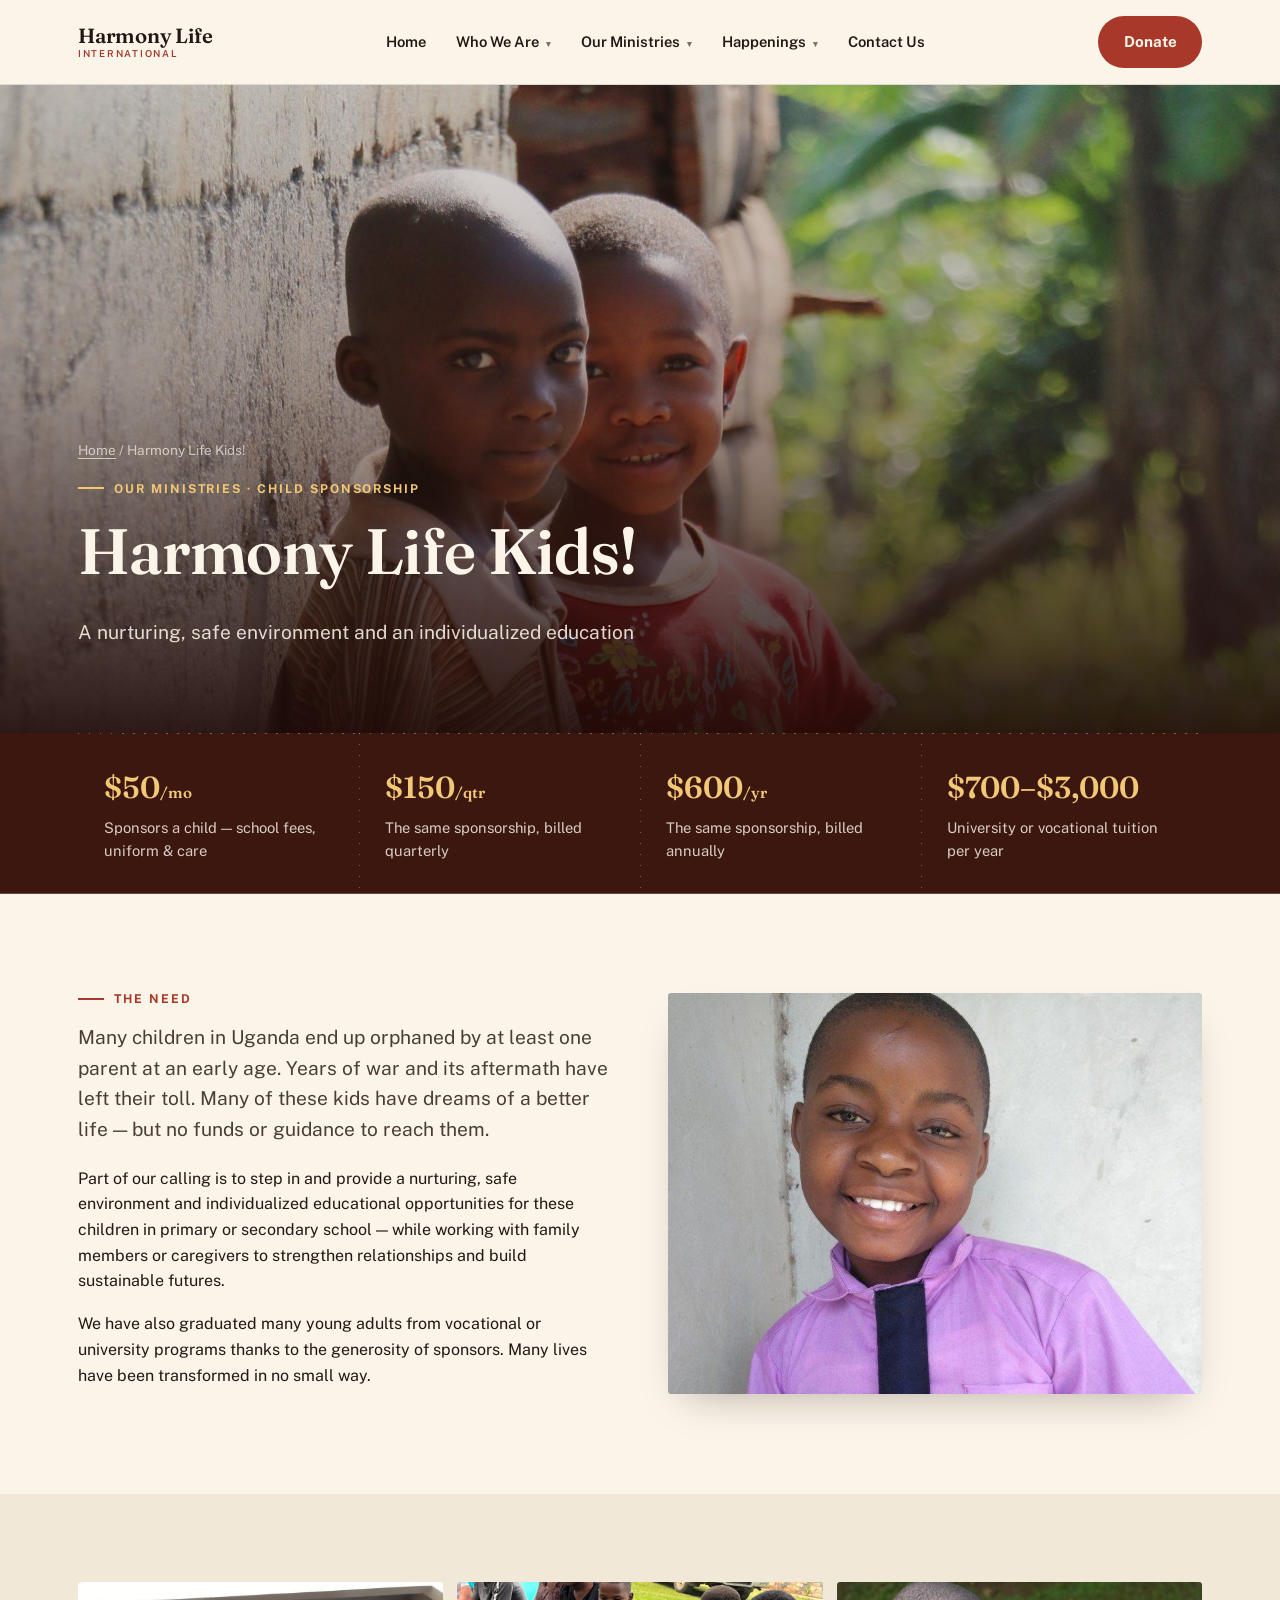
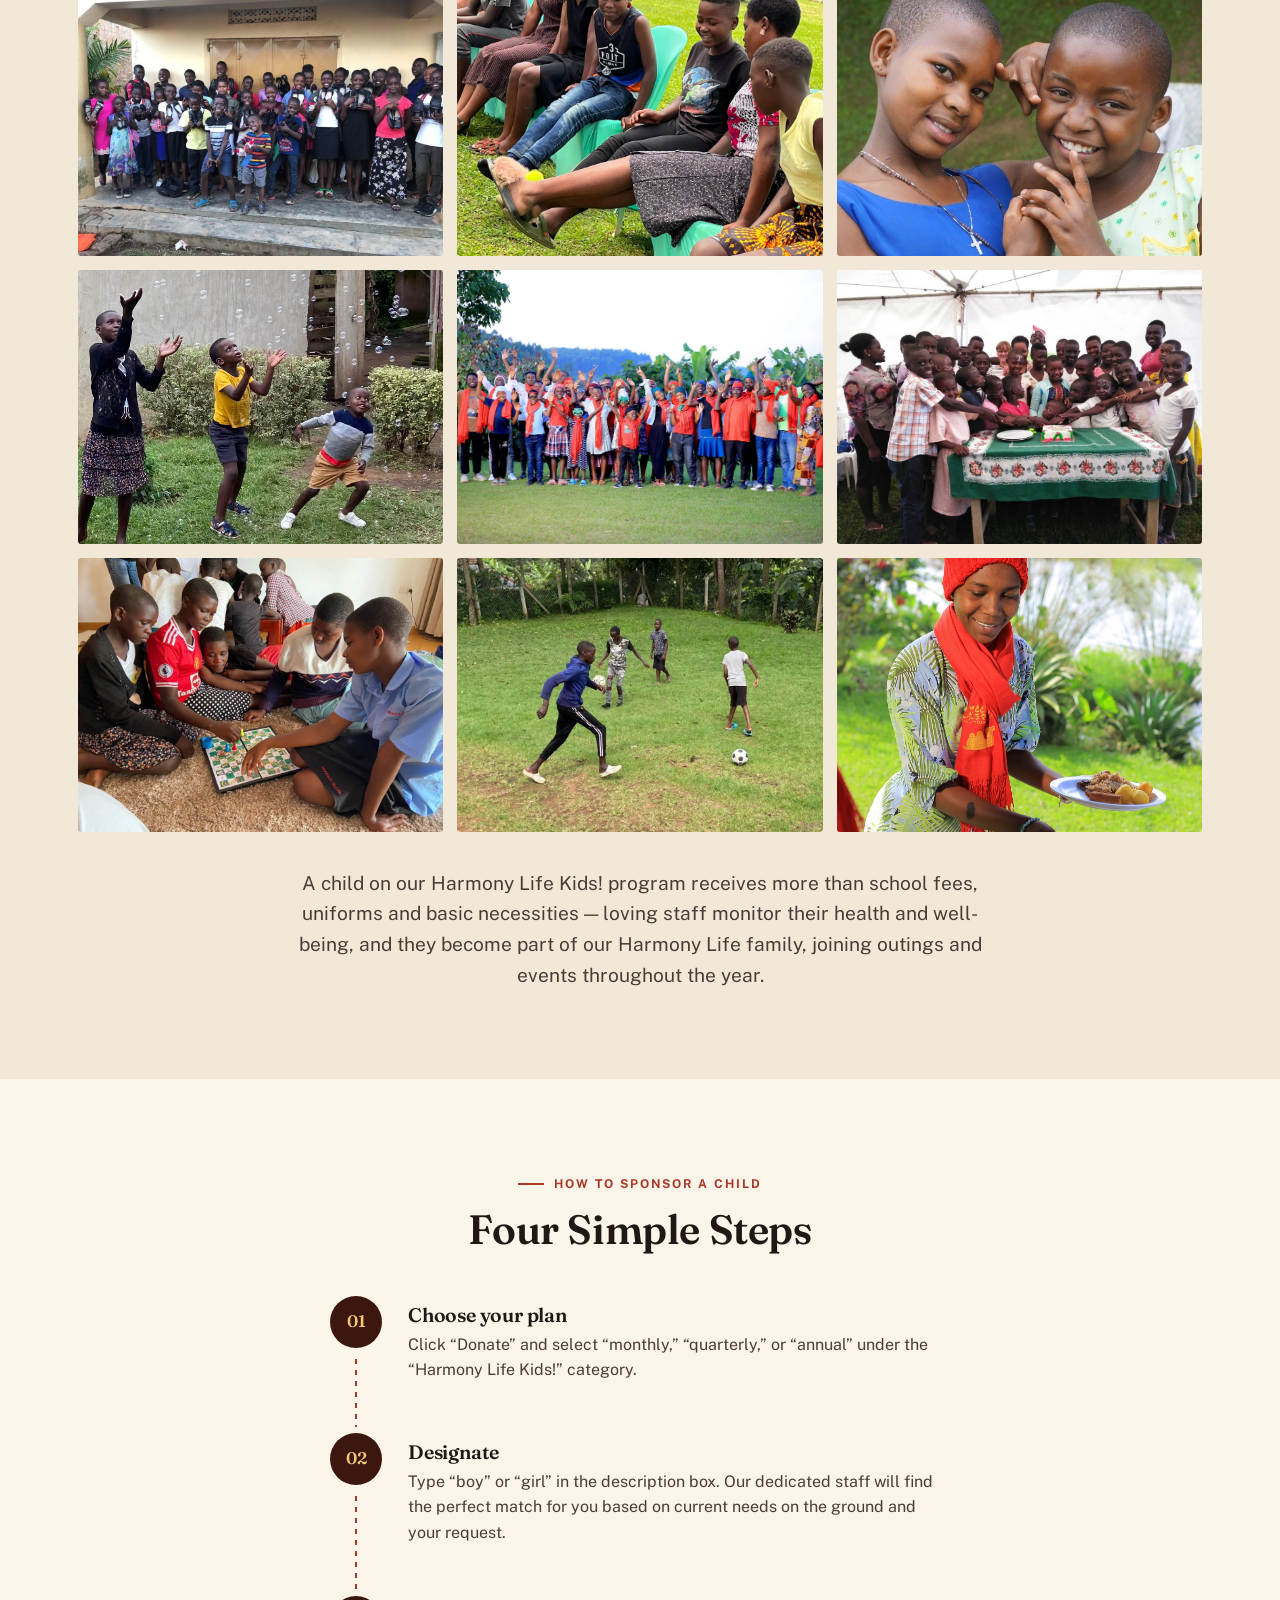
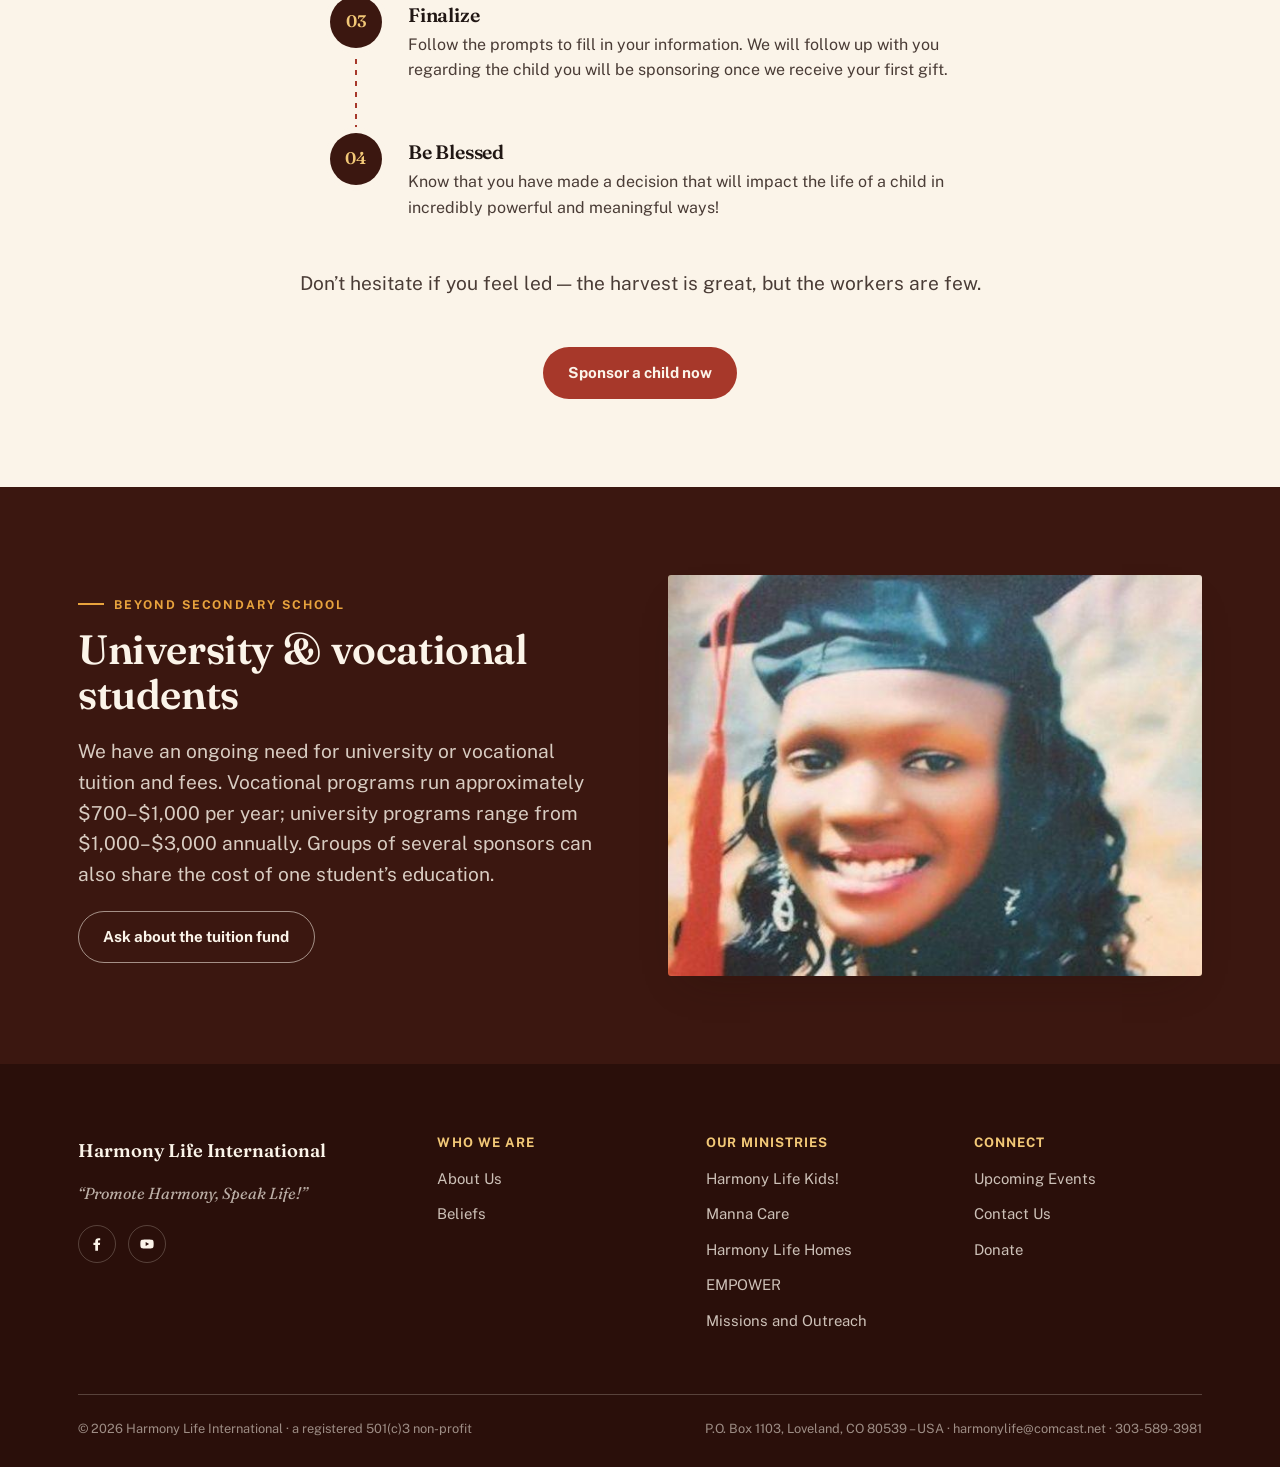
<file: kids.html>
<!doctype html>
<html lang="en">
<head>
<meta charset="utf-8">
<meta name="viewport" content="width=device-width, initial-scale=1">
<title>Harmony Life Kids! | Harmony Life International</title>
<meta name="description" content="Sponsor a child in Uganda through Harmony Life Kids! — school fees, uniforms, care and a family for children left vulnerable by poverty."><link rel="preconnect" href="https://fonts.googleapis.com">
<link rel="preconnect" href="https://fonts.gstatic.com" crossorigin>
<link href="https://fonts.googleapis.com/css2?family=Fraunces:ital,opsz,wght@0,9..144,500;0,9..144,600;1,9..144,500&family=Public+Sans:wght@400;500;600;700&display=swap" rel="stylesheet">
<link rel="stylesheet" href="css/style.css?v=14">
</head>
<body>
<header class="site-header">
  <div class="wrap">
    <a href="index.html" class="brand">
      <span class="brand-word">Harmony Life<small>International</small></span>
    </a>
    <nav class="main-nav" aria-label="Primary">
      <ul>
        <li><a href="index.html" class="top-link">Home</a></li>
        <li><a href="#" class="top-link">Who We Are <span class="caret">&#9662;</span></a>
        <ul class="dropdown"><li><a href="about.html">About Us</a></li><li><a href="beliefs.html">Beliefs</a></li></ul></li><li><a href="#" class="top-link">Our Ministries <span class="caret">&#9662;</span></a>
        <ul class="dropdown"><li><a href="kids.html">Harmony Life Kids!</a></li><li><a href="manna-care.html">Manna Care</a></li><li><a href="homes.html">Harmony Life Homes</a></li><li><a href="empower.html">EMPOWER</a></li><li><a href="missions-outreach.html">Missions and Outreach</a></li></ul></li><li><a href="#" class="top-link">Happenings <span class="caret">&#9662;</span></a>
        <ul class="dropdown"><li><a href="events.html">Upcoming Events</a></li></ul></li>
        <li><a href="contact.html" class="top-link">Contact Us</a></li>
      </ul>
    </nav>
    <div class="header-cta">
      <a href="https://www.eservicepayments.com/cgi-bin/Vanco_ver3.vps?appver3=[base64]&ver=3" class="btn btn-primary" target="_blank" rel="noopener">Donate</a>
      <button class="nav-toggle" aria-label="Open menu" aria-expanded="false">
        <svg viewBox="0 0 24 24" fill="none" stroke="currentColor" stroke-width="2"><path d="M3 6h18M3 12h18M3 18h18"/></svg>
      </button>
    </div>
  </div>
</header>
<nav class="mobile-nav" aria-label="Mobile">
  <ul><li><a href="index.html">Home</a></li><li><button class="group-toggle" aria-expanded="false">Who We Are <span class="caret">&#9662;</span></button>
        <ul class="sub-list"><li><a href="about.html">About Us</a></li><li><a href="beliefs.html">Beliefs</a></li></ul></li><li><button class="group-toggle" aria-expanded="false">Our Ministries <span class="caret">&#9662;</span></button>
        <ul class="sub-list"><li><a href="kids.html">Harmony Life Kids!</a></li><li><a href="manna-care.html">Manna Care</a></li><li><a href="homes.html">Harmony Life Homes</a></li><li><a href="empower.html">EMPOWER</a></li><li><a href="missions-outreach.html">Missions and Outreach</a></li></ul></li><li><button class="group-toggle" aria-expanded="false">Happenings <span class="caret">&#9662;</span></button>
        <ul class="sub-list"><li><a href="events.html">Upcoming Events</a></li></ul></li><li><a href="contact.html">Contact Us</a></li></ul>
  <div class="cta-row"><a href="https://www.eservicepayments.com/cgi-bin/Vanco_ver3.vps?appver3=[base64]&ver=3" class="btn btn-primary" target="_blank" rel="noopener" style="width:100%;justify-content:center;">Donate Now</a></div>
</nav>
<section class="hero hero-short kids-hero" style="background-image:url('images/kids-hero.jpg')">
  <div class="hero-inner">
    <div class="wrap">
      <p class="hero-crumb"><a href="index.html">Home</a> / Harmony Life Kids!</p>
      <p class="eyebrow">Our Ministries &middot; Child Sponsorship</p>
      <h1 class="h-display">Harmony Life Kids!</h1>
      <p class="lede">A nurturing, safe environment and an individualized education</p>
      
    </div>
  </div>
</section>
<div class="ledger"><div class="wrap"><div class="ledger-row reveal-stagger"><div class="ledger-item"><div class="ledger-amount">$<span class="count" data-target="50">0</span><span style="font-size:0.5em;">/mo</span></div><div class="ledger-desc">Sponsors a child &mdash; school fees, uniform &amp; care</div></div><div class="ledger-item"><div class="ledger-amount">$<span class="count" data-target="150">0</span><span style="font-size:0.5em;">/qtr</span></div><div class="ledger-desc">The same sponsorship, billed quarterly</div></div><div class="ledger-item"><div class="ledger-amount">$<span class="count" data-target="600">0</span><span style="font-size:0.5em;">/yr</span></div><div class="ledger-desc">The same sponsorship, billed annually</div></div><div class="ledger-item"><div class="ledger-amount">$700&ndash;$3,000</div><div class="ledger-desc">University or vocational tuition per year</div></div></div></div></div>
<section class="on-light">
  <div class="wrap">
    <div class="split">
      <div>
        <p class="eyebrow">The need</p>
        <p class="lede">Many children in Uganda end up orphaned by at least one parent at an early age. Years of war and its aftermath have left their toll. Many of these kids have dreams of a better life &mdash; but no funds or guidance to reach them.</p>
        <p>Part of our calling is to step in and provide a nurturing, safe environment and individualized educational opportunities for these children in primary or secondary school &mdash; while working with family members or caregivers to strengthen relationships and build sustainable futures.</p>
        <p>We have also graduated many young adults from vocational or university programs thanks to the generosity of sponsors. Many lives have been transformed in no small way.</p>
      </div>
      <div class="split-media short"><img class="kids-feature-photo" src="images/kids-school.jpg" alt="A student in a purple school uniform" loading="lazy"></div>
    </div>
  </div>
</section>

<section class="bg-dim">
  <div class="wrap">
    <div class="photo-grid kids-photo-grid">
      <img src="images/kids-group-school.jpg" alt="A group of Harmony Life Kids sponsor students at school" loading="lazy">
      <img src="images/Harmony life kids photo.jpg" alt="Children and staff spending time together at a Harmony Life Kids gathering" loading="lazy">
      <img src="images/newsletter-two-girls-closeup.jpg" alt="Two Harmony Life Kids sponsor students smiling" loading="lazy">
      <img src="images/kids-bubbles-1.jpg" alt="Kids playing and laughing with bubbles" loading="lazy">
      <img src="images/kids-christmas-group.jpg" alt="Sponsored kids and staff at a Christmas gathering" loading="lazy">
      <img src="images/kids-celebration-cake.jpg" alt="Kids celebrating with a cake" loading="lazy">
      <img src="images/kids-board-game.jpg" alt="Kids getting mentoring and support at school" loading="lazy">
      <img src="images/newsletter-kids-soccer.jpg" alt="Kids playing soccer" loading="lazy">
      <img src="images/food.jpg" alt="A young woman serving food at a community gathering" loading="lazy">
    </div>
    <p class="lede center" style="margin:36px auto 0;max-width:60ch;">A child on our Harmony Life Kids! program receives more than school fees, uniforms and basic necessities &mdash; loving staff monitor their health and well-being, and they become part of our Harmony Life family, joining outings and events throughout the year.</p>
  </div>
</section>

<section class="on-light">
  <div class="wrap">
    <div class="section-head center" style="margin-left:auto;margin-right:auto;">
      <p class="eyebrow center">How to sponsor a child</p>
      <h2 class="h-section">Four Simple Steps</h2>
    </div>
    <div class="steps-timeline reveal-stagger">
      <div class="step">
        <div class="step-marker">01</div>
        <div class="step-body"><h3>Choose your plan</h3><p>Click &ldquo;Donate&rdquo; and select &ldquo;monthly,&rdquo; &ldquo;quarterly,&rdquo; or &ldquo;annual&rdquo; under the &ldquo;Harmony Life Kids!&rdquo; category.</p></div>
      </div>
      <div class="step">
        <div class="step-marker">02</div>
        <div class="step-body"><h3>Designate</h3><p>Type &ldquo;boy&rdquo; or &ldquo;girl&rdquo; in the description box. Our dedicated staff will find the perfect match for you based on current needs on the ground and your request.</p></div>
      </div>
      <div class="step">
        <div class="step-marker">03</div>
        <div class="step-body"><h3>Finalize</h3><p>Follow the prompts to fill in your information. We will follow up with you regarding the child you will be sponsoring once we receive your first gift.</p></div>
      </div>
      <div class="step">
        <div class="step-marker">04</div>
        <div class="step-body"><h3>Be Blessed</h3><p>Know that you have made a decision that will impact the life of a child in incredibly powerful and meaningful ways!</p></div>
      </div>
    </div>
    <p class="lede center mt-lg" style="margin-left:auto;margin-right:auto;">Don&rsquo;t hesitate if you feel led &mdash; the harvest is great, but the workers are few.</p>
    <div class="center mt-lg"><a href="https://www.eservicepayments.com/cgi-bin/Vanco_ver3.vps?appver3=[base64]&ver=3" target="_blank" rel="noopener" class="btn btn-primary">Sponsor a child now</a></div>
  </div>
</section>

<section class="bg-clay">
  <div class="wrap">
    <div class="split reverse reveal-stagger">
      <div class="split-media short"><img src="images/kids-graduate.jpg" alt="A Harmony Life Kids sponsor student at university graduation" loading="lazy"></div>
      <div>
        <p class="eyebrow">Beyond secondary school</p>
        <h2 class="h-section">University &amp; vocational students</h2>
        <p class="lede">We have an ongoing need for university or vocational tuition and fees. Vocational programs run approximately $700&ndash;$1,000 per year; university programs range from $1,000&ndash;$3,000 annually. Groups of several sponsors can also share the cost of one student&rsquo;s education.</p>
        <a href="contact.html" class="btn btn-ghost-light">Ask about the tuition fund</a>
      </div>
    </div>
  </div>
</section>
<footer class="site-footer">
  <div class="wrap">
    <div class="footer-grid">
      <div>
        <div class="footer-brand"><span>Harmony Life International</span></div>
        <p class="footer-tagline">&ldquo;Promote Harmony, Speak Life!&rdquo;</p>
        <div class="footer-social">
          <a href="https://www.facebook.com/harmonylifeintl" target="_blank" rel="noopener" aria-label="Facebook"><svg viewBox="0 0 24 24"><path d="M13.5 22v-8.4h2.8l.4-3.3h-3.2V8.1c0-.9.3-1.6 1.7-1.6h1.6V3.5C16.5 3.4 15.3 3.3 14 3.3c-2.7 0-4.6 1.6-4.6 4.7v2.3H6.6v3.3h2.8V22Z"/></svg></a>
          <a href="https://www.youtube.com/channel/UCQIija2621qOEcQzTi9BtLw" target="_blank" rel="noopener" aria-label="YouTube"><svg viewBox="0 0 24 24"><path d="M21.6 7.6a2.7 2.7 0 0 0-1.9-1.9C18 5.2 12 5.2 12 5.2s-6 0-7.7.5A2.7 2.7 0 0 0 2.4 7.6 28 28 0 0 0 2 12a28 28 0 0 0 .4 4.4 2.7 2.7 0 0 0 1.9 1.9c1.7.5 7.7.5 7.7.5s6 0 7.7-.5a2.7 2.7 0 0 0 1.9-1.9A28 28 0 0 0 22 12a28 28 0 0 0-.4-4.4ZM10 15V9l5.2 3Z"/></svg></a>
        </div>
      </div>
      <div>
        <h4>Who We Are</h4>
        <ul>
          <li><a href="about.html">About Us</a></li>

          <li><a href="beliefs.html">Beliefs</a></li>
        </ul>
      </div>
      <div>
        <h4>Our Ministries</h4>
        <ul>
          <li><a href="kids.html">Harmony Life Kids!</a></li>
          <li><a href="manna-care.html">Manna Care</a></li>
          <li><a href="homes.html">Harmony Life Homes</a></li>
          <li><a href="empower.html">EMPOWER</a></li>


          <li><a href="missions-outreach.html">Missions and Outreach</a></li>
        </ul>
      </div>
      <div>
        <h4>Connect</h4>
        <ul>

          <li><a href="events.html">Upcoming Events</a></li>
          <li><a href="contact.html">Contact Us</a></li>
          <li><a href="https://www.eservicepayments.com/cgi-bin/Vanco_ver3.vps?appver3=[base64]&ver=3" target="_blank" rel="noopener">Donate</a></li>
        </ul>
      </div>
    </div>
    <div class="footer-bottom">
      <span>&copy; <span id="year">2026</span> Harmony Life International &middot; a registered 501(c)3 non-profit</span>
      <span>P.O. Box 1103, Loveland, CO 80539 &ndash; USA &middot; harmonylife@comcast.net &middot; 303-589-3981</span>
    </div>
  </div>
</footer>
<script src="js/main.js?v=11"></script>
</body>
</html>
</file>
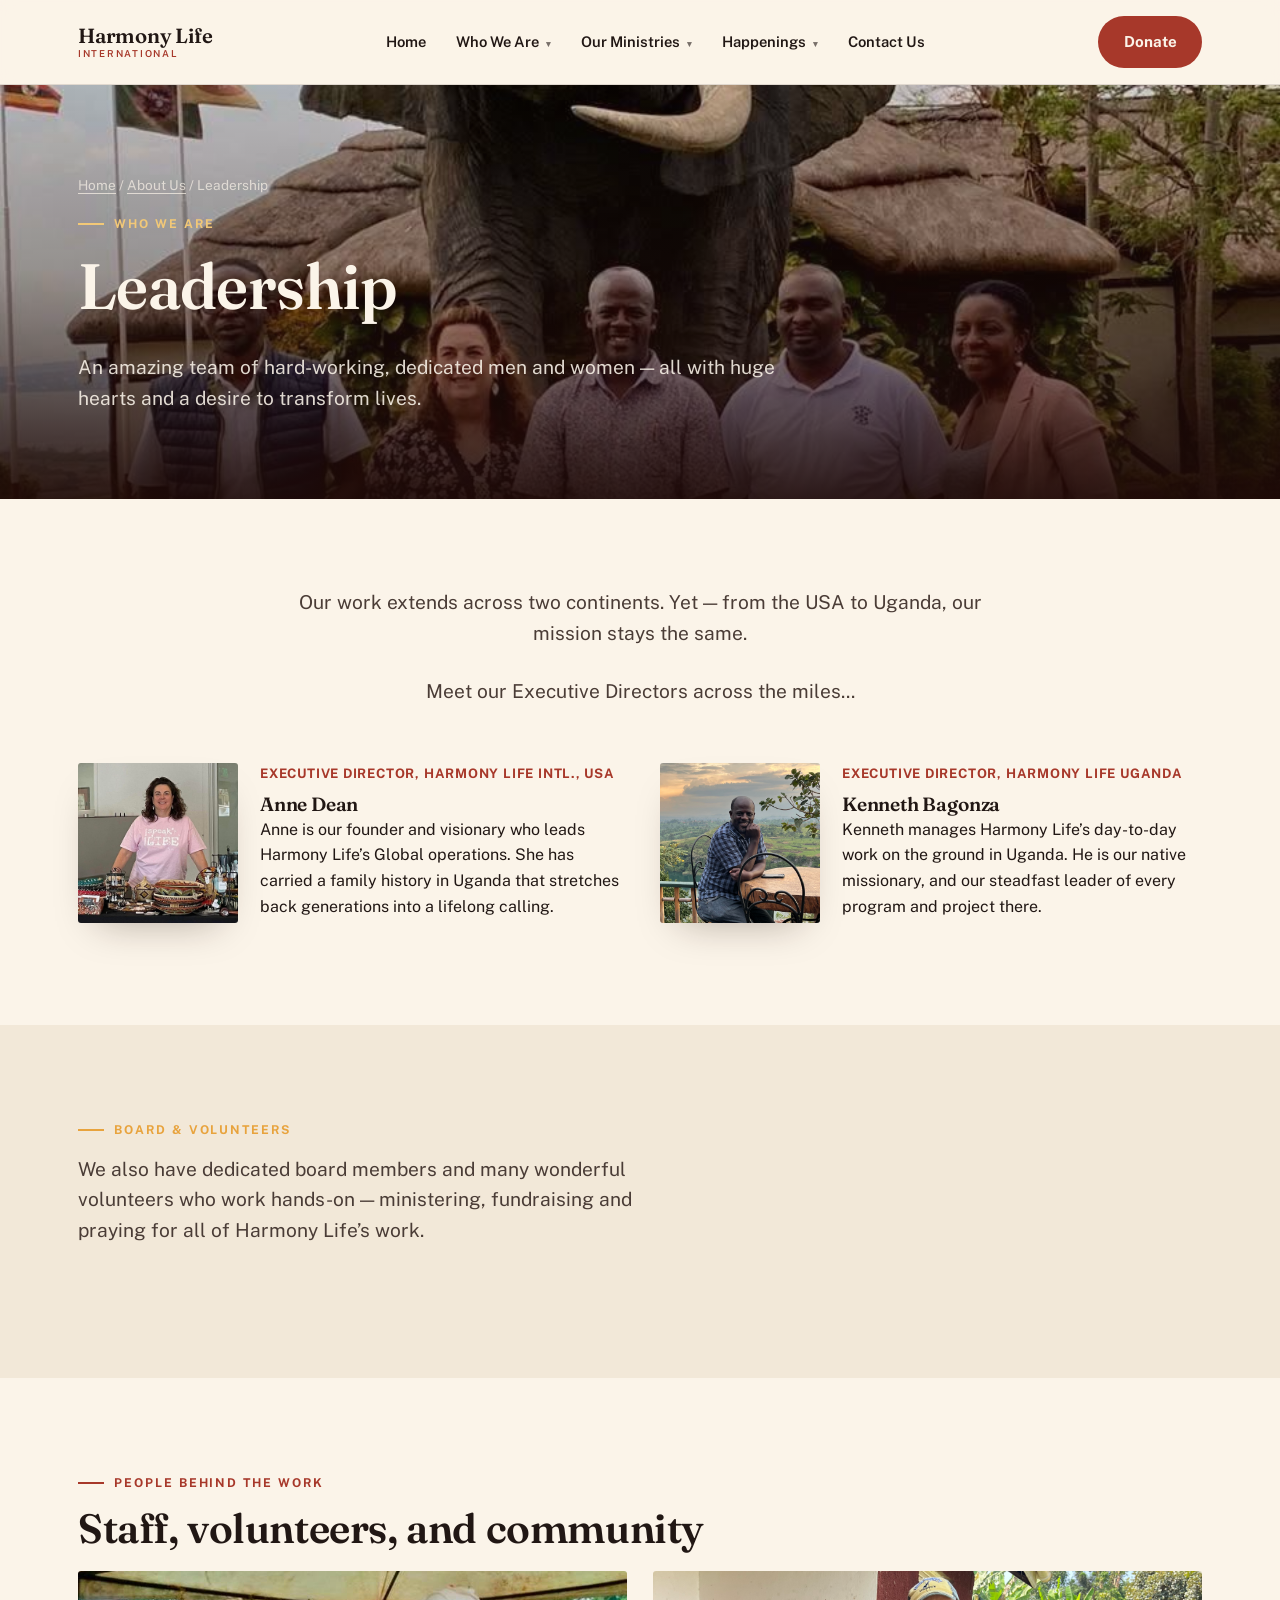
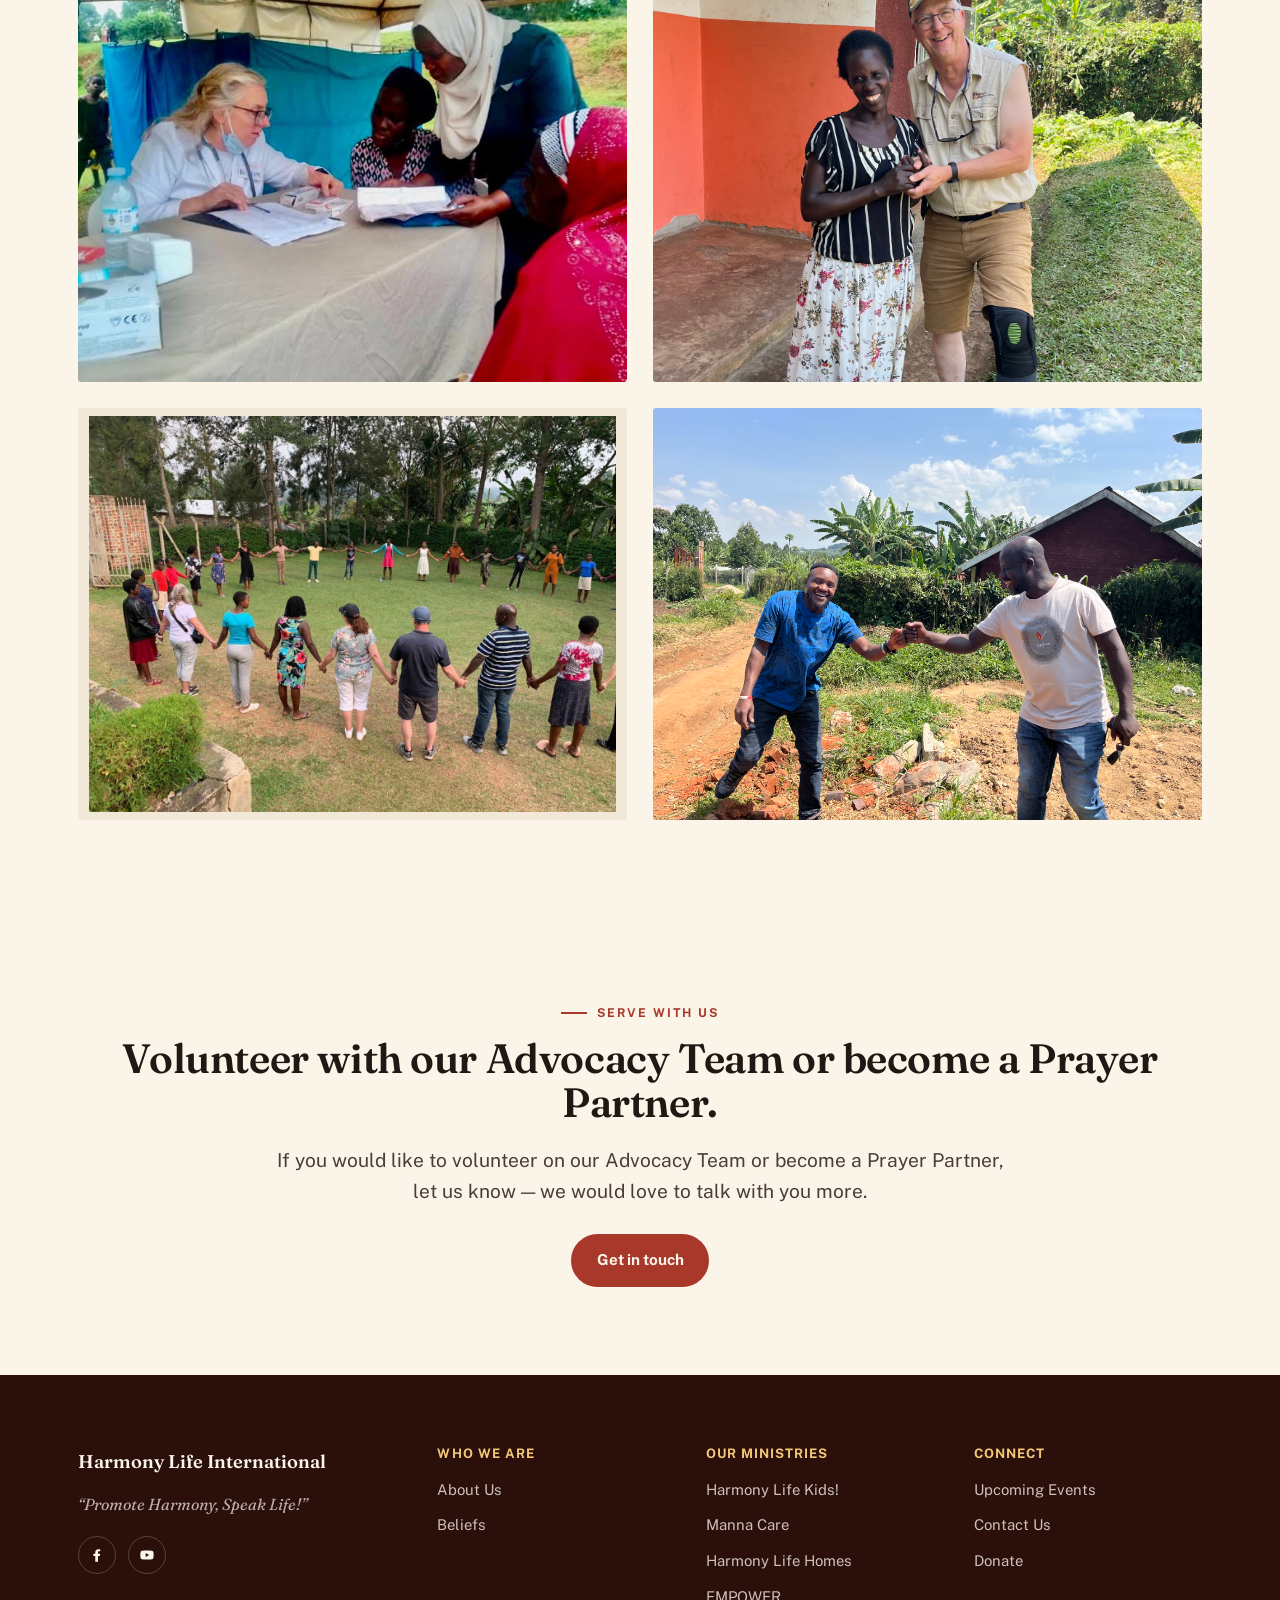
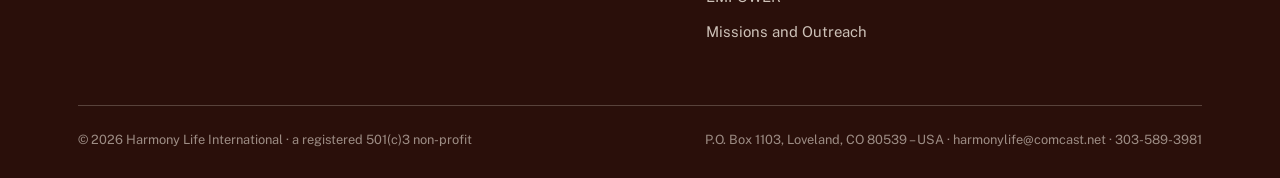
<file: leadership.html>
<!doctype html>
<html lang="en">
<head>
<meta charset="utf-8">
<meta name="viewport" content="width=device-width, initial-scale=1">
<title>Leadership | Harmony Life International</title>
<meta name="description" content="Meet the leadership behind Harmony Life International and Harmony Life Uganda, including Executive Directors Anne Dean and Kenneth Bagonza.">
<link rel="preconnect" href="https://fonts.googleapis.com">
<link rel="preconnect" href="https://fonts.gstatic.com" crossorigin>
<link href="https://fonts.googleapis.com/css2?family=Fraunces:ital,opsz,wght@0,9..144,500;0,9..144,600;1,9..144,500&family=Public+Sans:wght@400;500;600;700&display=swap" rel="stylesheet">
<link rel="stylesheet" href="css/style.css?v=13">
</head>
<body>
<header class="site-header">
  <div class="wrap">
    <a href="index.html" class="brand">
      <span class="brand-word">Harmony Life<small>International</small></span>
    </a>
    <nav class="main-nav" aria-label="Primary">
      <ul>
        <li><a href="index.html" class="top-link">Home</a></li>
        <li><a href="#" class="top-link">Who We Are <span class="caret">&#9662;</span></a>
        <ul class="dropdown"><li><a href="about.html">About Us</a></li><li><a href="beliefs.html">Beliefs</a></li></ul></li><li><a href="#" class="top-link">Our Ministries <span class="caret">&#9662;</span></a>
        <ul class="dropdown"><li><a href="kids.html">Harmony Life Kids!</a></li><li><a href="manna-care.html">Manna Care</a></li><li><a href="homes.html">Harmony Life Homes</a></li><li><a href="empower.html">EMPOWER</a></li><li><a href="missions-outreach.html">Missions and Outreach</a></li></ul></li><li><a href="#" class="top-link">Happenings <span class="caret">&#9662;</span></a>
        <ul class="dropdown"><li><a href="events.html">Upcoming Events</a></li></ul></li>
        <li><a href="contact.html" class="top-link">Contact Us</a></li>
      </ul>
    </nav>
    <div class="header-cta">
      <a href="https://www.eservicepayments.com/cgi-bin/Vanco_ver3.vps?appver3=[base64]&ver=3" class="btn btn-primary" target="_blank" rel="noopener">Donate</a>
      <button class="nav-toggle" aria-label="Open menu" aria-expanded="false">
        <svg viewBox="0 0 24 24" fill="none" stroke="currentColor" stroke-width="2"><path d="M3 6h18M3 12h18M3 18h18"/></svg>
      </button>
    </div>
  </div>
</header>
<nav class="mobile-nav" aria-label="Mobile">
  <ul><li><a href="index.html">Home</a></li><li><button class="group-toggle" aria-expanded="false">Who We Are <span class="caret">&#9662;</span></button>
        <ul class="sub-list"><li><a href="about.html">About Us</a></li><li><a href="beliefs.html">Beliefs</a></li></ul></li><li><button class="group-toggle" aria-expanded="false">Our Ministries <span class="caret">&#9662;</span></button>
        <ul class="sub-list"><li><a href="kids.html">Harmony Life Kids!</a></li><li><a href="manna-care.html">Manna Care</a></li><li><a href="homes.html">Harmony Life Homes</a></li><li><a href="empower.html">EMPOWER</a></li><li><a href="missions-outreach.html">Missions and Outreach</a></li></ul></li><li><button class="group-toggle" aria-expanded="false">Happenings <span class="caret">&#9662;</span></button>
        <ul class="sub-list"><li><a href="events.html">Upcoming Events</a></li></ul></li><li><a href="contact.html">Contact Us</a></li></ul>
  <div class="cta-row"><a href="https://www.eservicepayments.com/cgi-bin/Vanco_ver3.vps?appver3=[base64]&ver=3" class="btn btn-primary" target="_blank" rel="noopener" style="width:100%;justify-content:center;">Donate Now</a></div>
</nav>
<section class="hero hero-short" style="background-image:url('images/leadership-elephant.jpg')">
  <div class="hero-inner">
    <div class="wrap">
      <p class="hero-crumb"><a href="index.html">Home</a> / <a href="about.html">About Us</a> / Leadership</p>
      <p class="eyebrow">Who We Are</p>
      <h1 class="h-display">Leadership</h1>
      <p class="lede">An amazing team of hard-working, dedicated men and women &mdash; all with huge hearts and a desire to transform lives.</p>
    </div>
  </div>
</section>

<section class="on-light">
  <div class="wrap">
    <p class="lede center" style="margin:0 auto 28px;">Our work extends across two continents. Yet &mdash; from the USA to Uganda, our mission stays the same.</p>
    <p class="lede center" style="margin:0 auto 56px;">Meet our Executive Directors across the miles...</p>
    <div class="people-grid">
      <div class="person">
        <div class="person-photo"><img class="anne-photo" src="images/anne with crafts.jpg" alt="Anne Dean standing with handmade crafts"></div>
        <div>
          <span class="role">Executive Director, Harmony Life Intl., USA</span>
          <h3>Anne Dean</h3>
          <p>Anne is our founder and visionary who leads Harmony Life&rsquo;s Global operations. She has carried a family history in Uganda that stretches back generations into a lifelong calling.</p>
        </div>
      </div>
      <div class="person">
        <div class="person-photo"><img class="ken-photo" src="images/ken view.jpg" alt="Kenneth Bagonza overlooking the Ugandan landscape"></div>
        <div>
          <span class="role">Executive Director, Harmony Life Uganda</span>
          <h3>Kenneth Bagonza</h3>
          <p>Kenneth manages Harmony Life&rsquo;s day-to-day work on the ground in Uganda. He is our native missionary, and our steadfast leader of every program and project there.</p>
        </div>
      </div>
    </div>
  </div>
</section>

<section class="bg-dim">
  <div class="wrap">
    <div class="section-head">
      <p class="eyebrow">Board &amp; Volunteers</p>
      <p class="lede">We also have dedicated board members and many wonderful volunteers who work hands-on &mdash; ministering, fundraising and praying for all of Harmony Life&rsquo;s work.</p>
    </div>
  </div>
</section>

<section class="on-light">
  <div class="wrap">
    <p class="eyebrow">People behind the work</p>
    <h2 class="h-section">Staff, volunteers, and community</h2>
    <div class="about-photo-grid">
      <img src="images/medical-camp-dr-kim.jpg" alt="Dr. Kim helping community members at a medical camp" loading="lazy">
      <img src="images/james-and-mama-maureen.jpeg" alt="James with Mama Maureen in Uganda" loading="lazy">
      <img class="community-circle-photo" src="images/community-circle.jpg" alt="Staff, volunteers, and community members gathering in a circle" loading="lazy">
      <img src="images/brian-sunday-and-ken-fist-bump.jpeg" alt="Brian Sunday fist-bumping Ken while volunteering with a family" loading="lazy">
    </div>
  </div>
</section>

<section class="on-light center">
  <div class="wrap">
    <p class="eyebrow center">Serve With Us</p>
    <h2 class="h-section">Volunteer with our Advocacy Team or become a Prayer Partner.</h2>
    <p class="lede center" style="margin:0 auto 28px;">If you would like to volunteer on our Advocacy Team or become a Prayer Partner, let us know &mdash; we would love to talk with you more.</p>
    <a href="contact.html" class="btn btn-primary">Get in touch</a>
  </div>
</section>
<footer class="site-footer">
  <div class="wrap">
    <div class="footer-grid">
      <div>
        <div class="footer-brand"><span>Harmony Life International</span></div>
        <p class="footer-tagline">&ldquo;Promote Harmony, Speak Life!&rdquo;</p>
        <div class="footer-social">
          <a href="https://www.facebook.com/harmonylifeintl" target="_blank" rel="noopener" aria-label="Facebook"><svg viewBox="0 0 24 24"><path d="M13.5 22v-8.4h2.8l.4-3.3h-3.2V8.1c0-.9.3-1.6 1.7-1.6h1.6V3.5C16.5 3.4 15.3 3.3 14 3.3c-2.7 0-4.6 1.6-4.6 4.7v2.3H6.6v3.3h2.8V22Z"/></svg></a>
          <a href="https://www.youtube.com/channel/UCQIija2621qOEcQzTi9BtLw" target="_blank" rel="noopener" aria-label="YouTube"><svg viewBox="0 0 24 24"><path d="M21.6 7.6a2.7 2.7 0 0 0-1.9-1.9C18 5.2 12 5.2 12 5.2s-6 0-7.7.5A2.7 2.7 0 0 0 2.4 7.6 28 28 0 0 0 2 12a28 28 0 0 0 .4 4.4 2.7 2.7 0 0 0 1.9 1.9c1.7.5 7.7.5 7.7.5s6 0 7.7-.5a2.7 2.7 0 0 0 1.9-1.9A28 28 0 0 0 22 12a28 28 0 0 0-.4-4.4ZM10 15V9l5.2 3Z"/></svg></a>
        </div>
      </div>
      <div>
        <h4>Who We Are</h4>
        <ul>
          <li><a href="about.html">About Us</a></li>
          <li><a href="beliefs.html">Beliefs</a></li>
        </ul>
      </div>
      <div>
        <h4>Our Ministries</h4>
        <ul>
          <li><a href="kids.html">Harmony Life Kids!</a></li>
          <li><a href="manna-care.html">Manna Care</a></li>
          <li><a href="homes.html">Harmony Life Homes</a></li>
          <li><a href="empower.html">EMPOWER</a></li>
          <li><a href="missions-outreach.html">Missions and Outreach</a></li>
        </ul>
      </div>
      <div>
        <h4>Connect</h4>
        <ul>
          <li><a href="events.html">Upcoming Events</a></li>
          <li><a href="contact.html">Contact Us</a></li>
          <li><a href="https://www.eservicepayments.com/cgi-bin/Vanco_ver3.vps?appver3=[base64]&ver=3" target="_blank" rel="noopener">Donate</a></li>
        </ul>
      </div>
    </div>
    <div class="footer-bottom">
      <span>&copy; <span id="year">2026</span> Harmony Life International &middot; a registered 501(c)3 non-profit</span>
      <span>P.O. Box 1103, Loveland, CO 80539 &ndash; USA &middot; harmonylife@comcast.net &middot; 303-589-3981</span>
    </div>
  </div>
</footer>
<script src="js/main.js?v=11"></script>
</body>
</html>
</file>
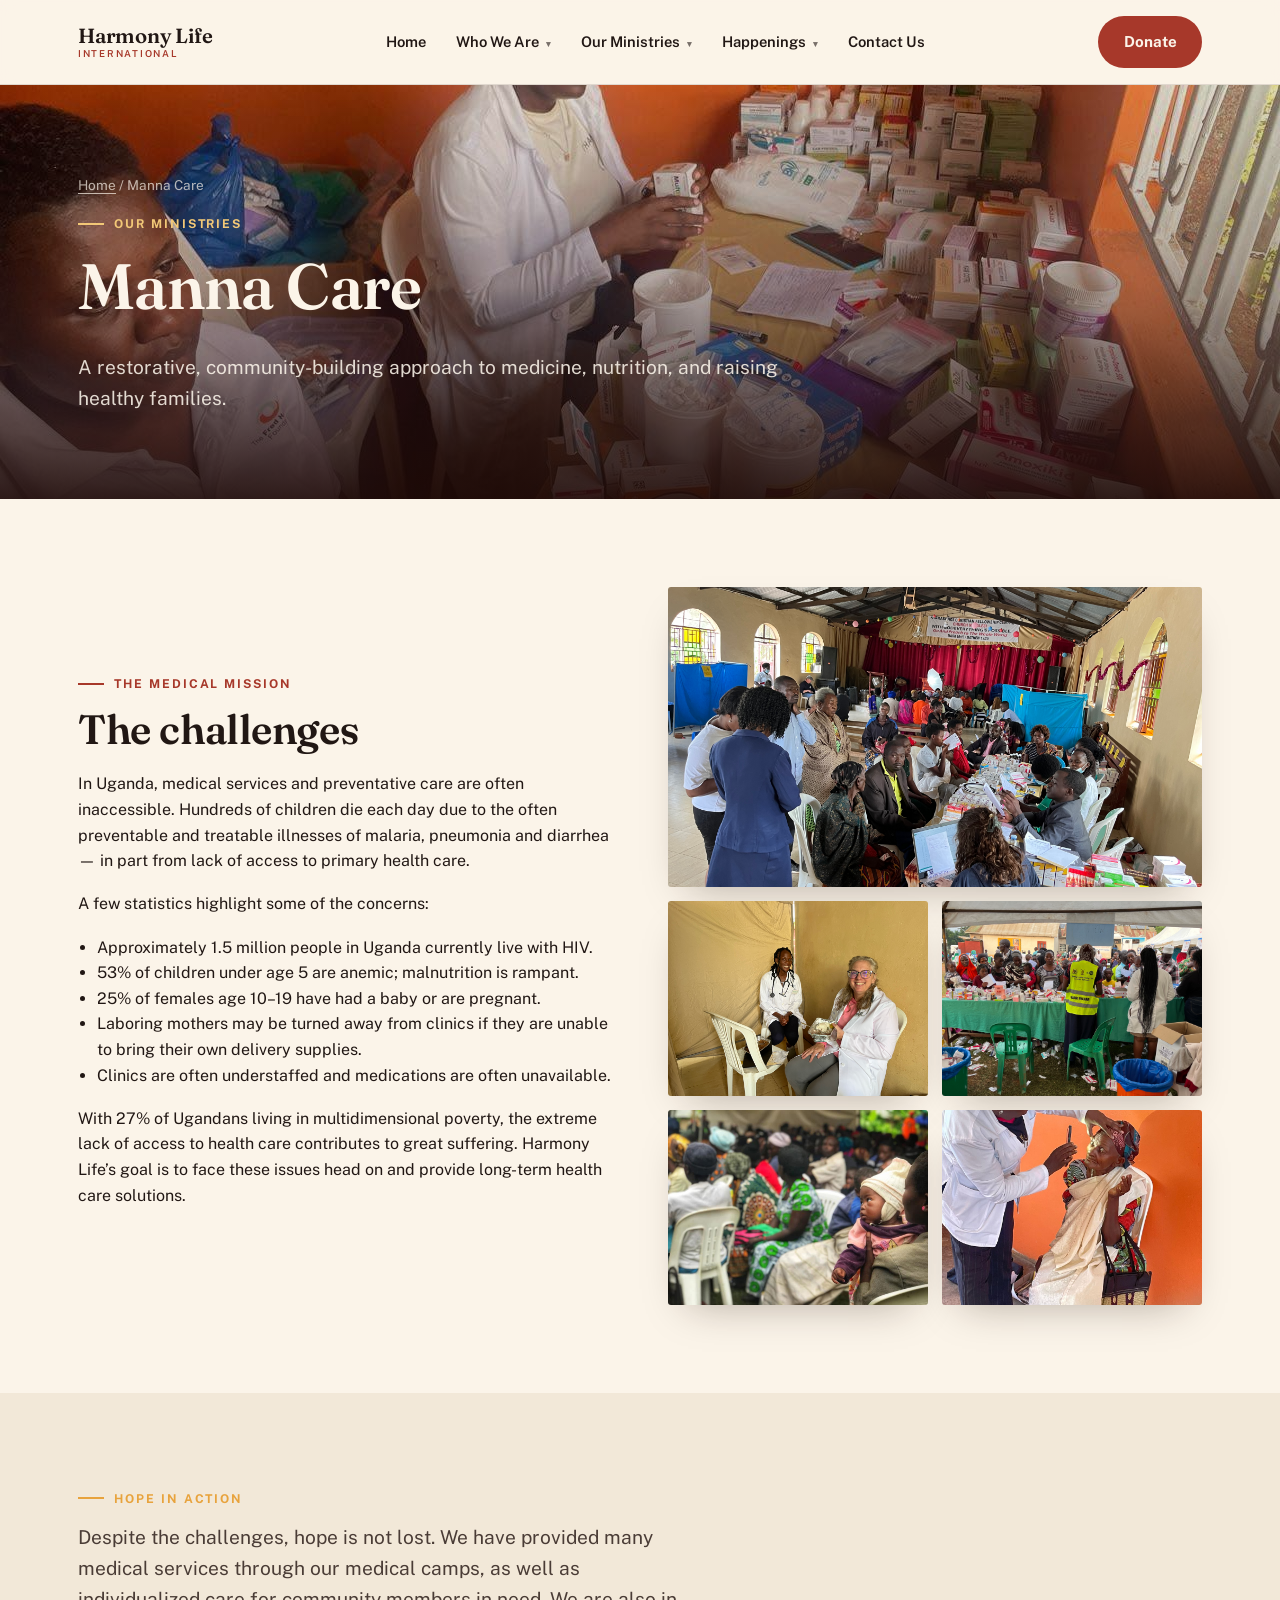
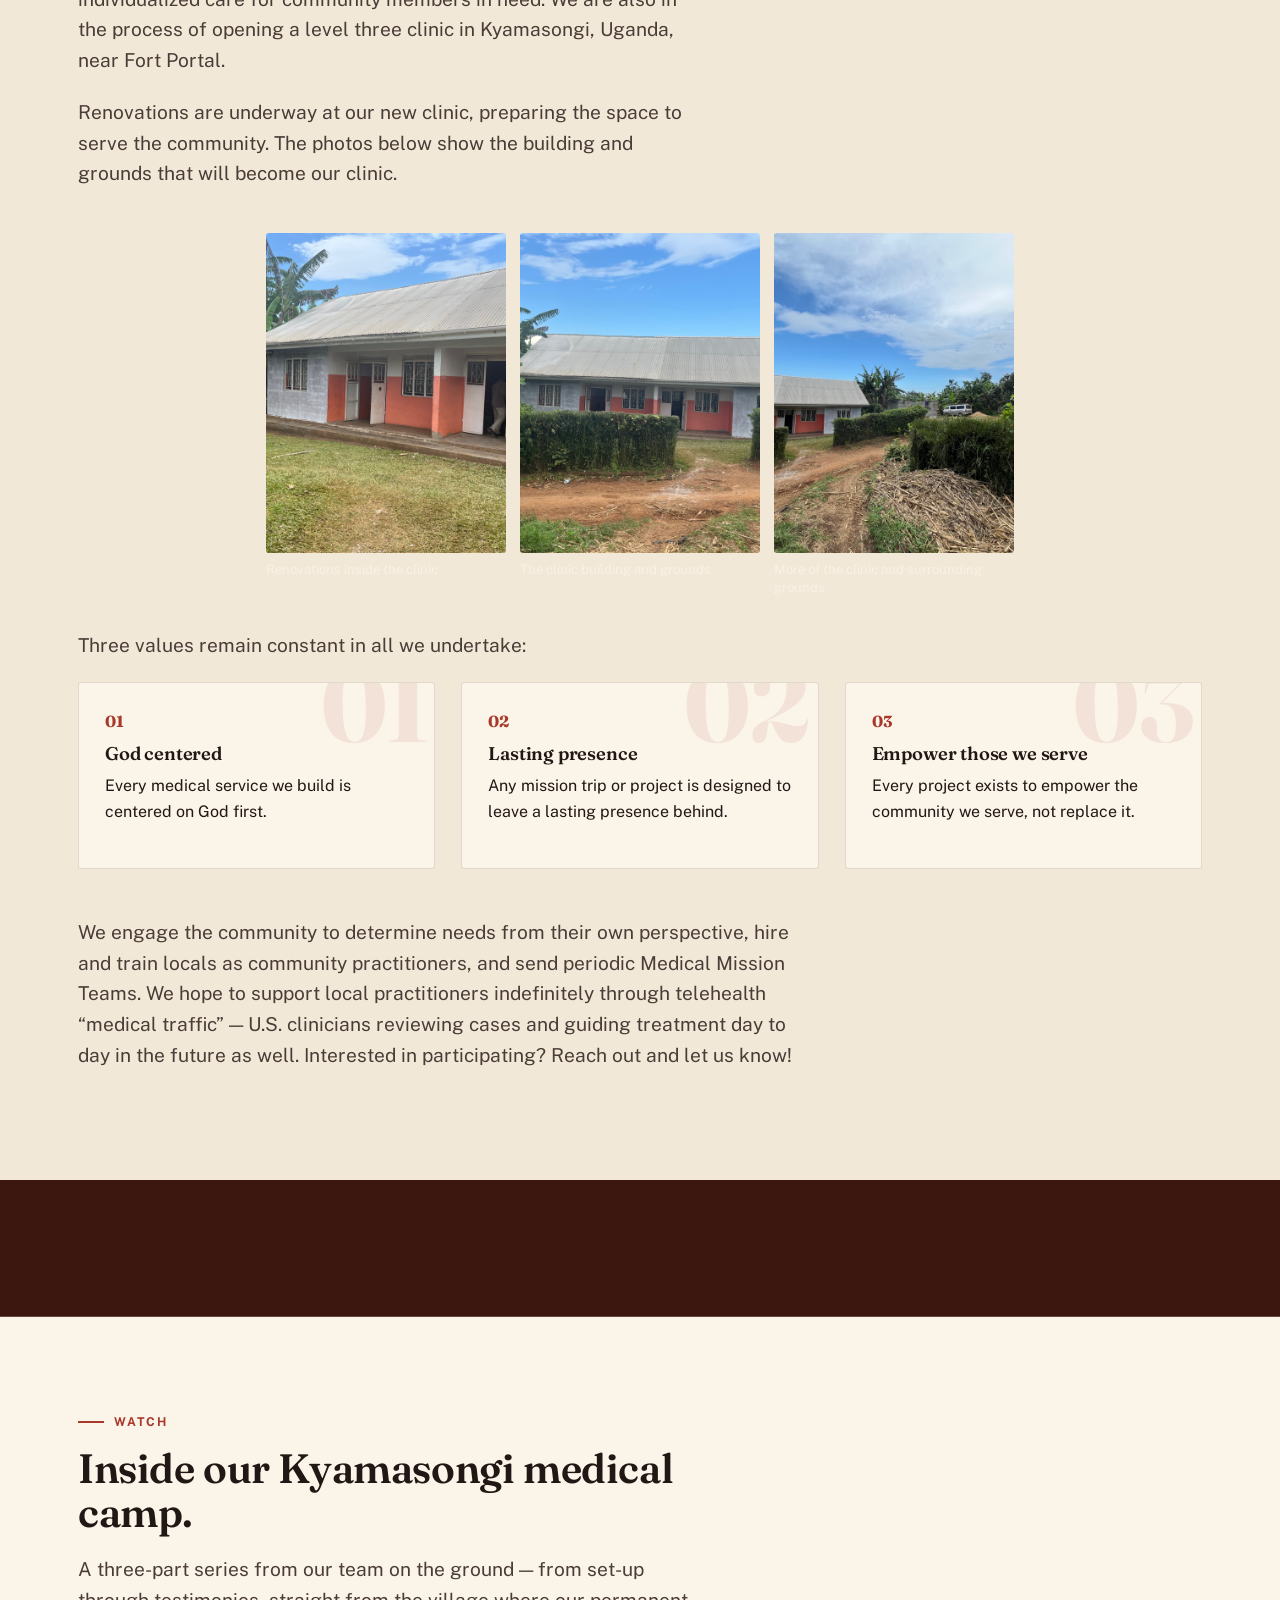
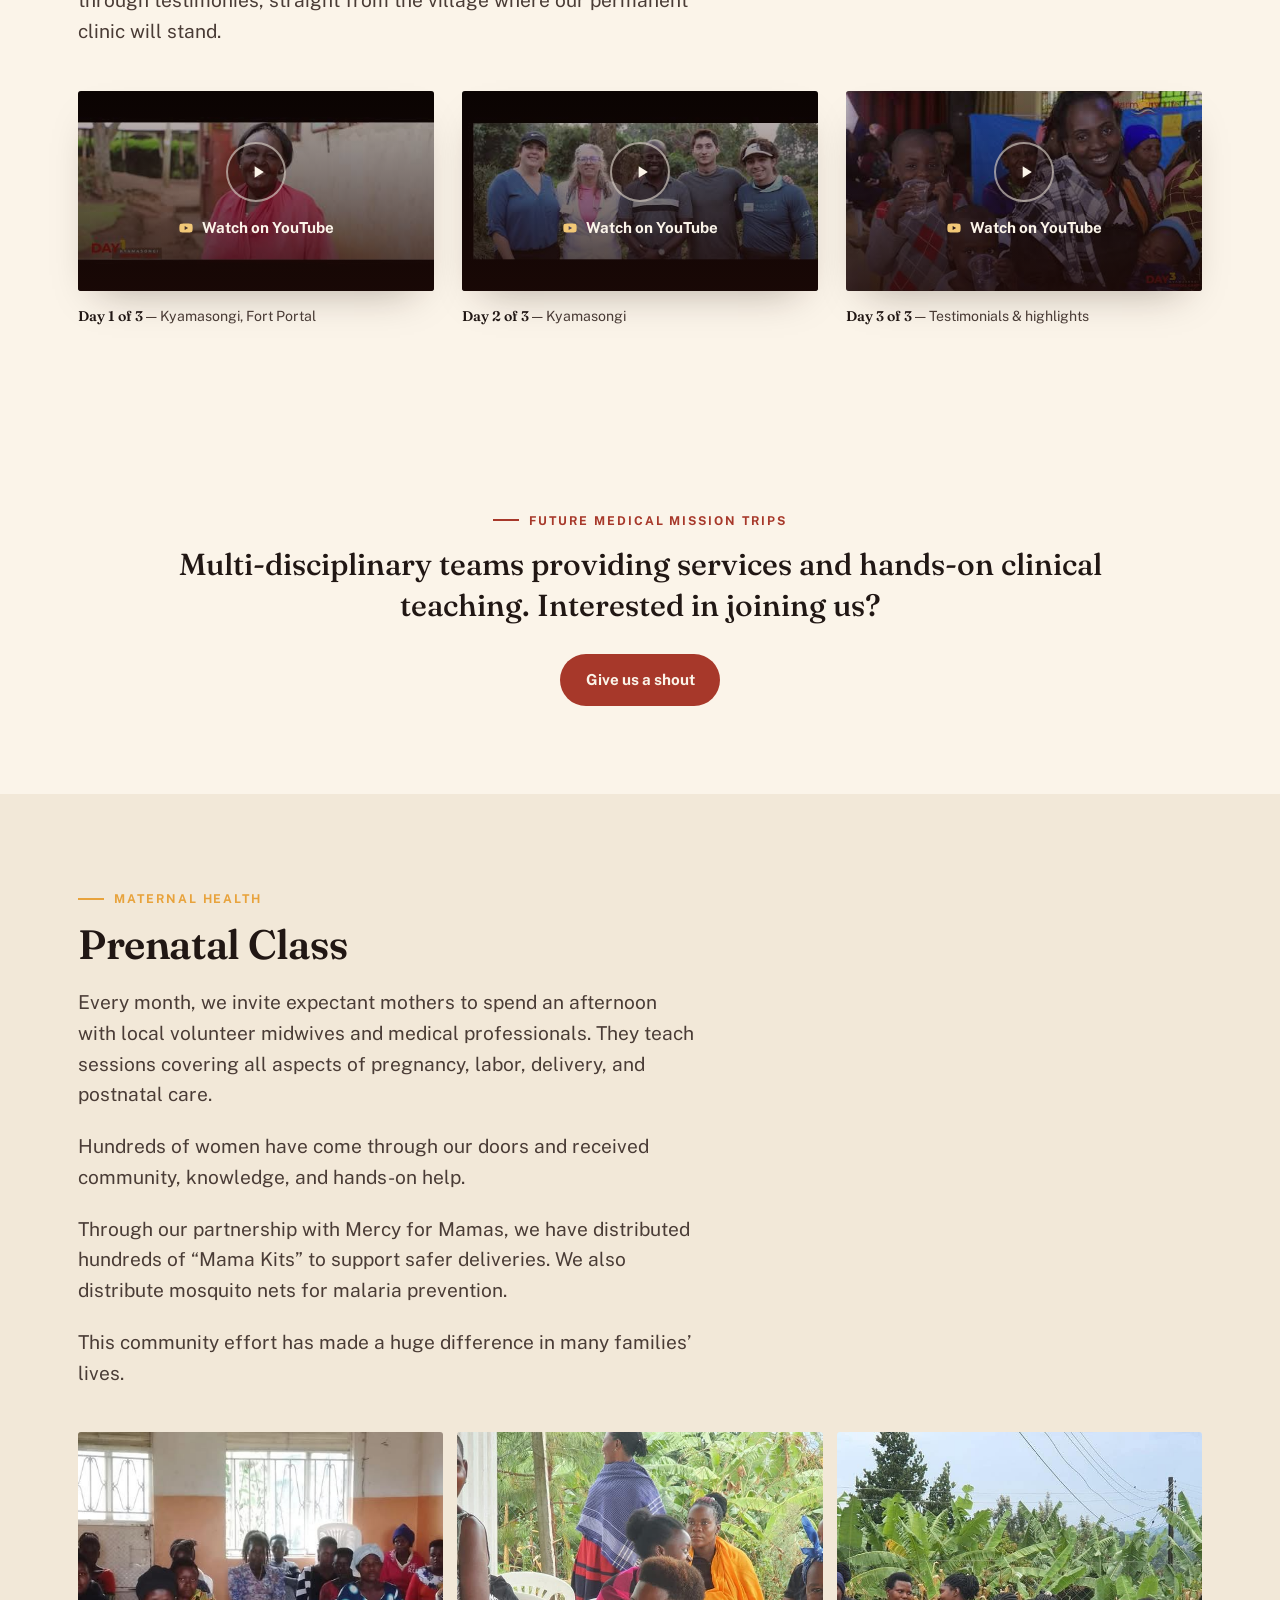
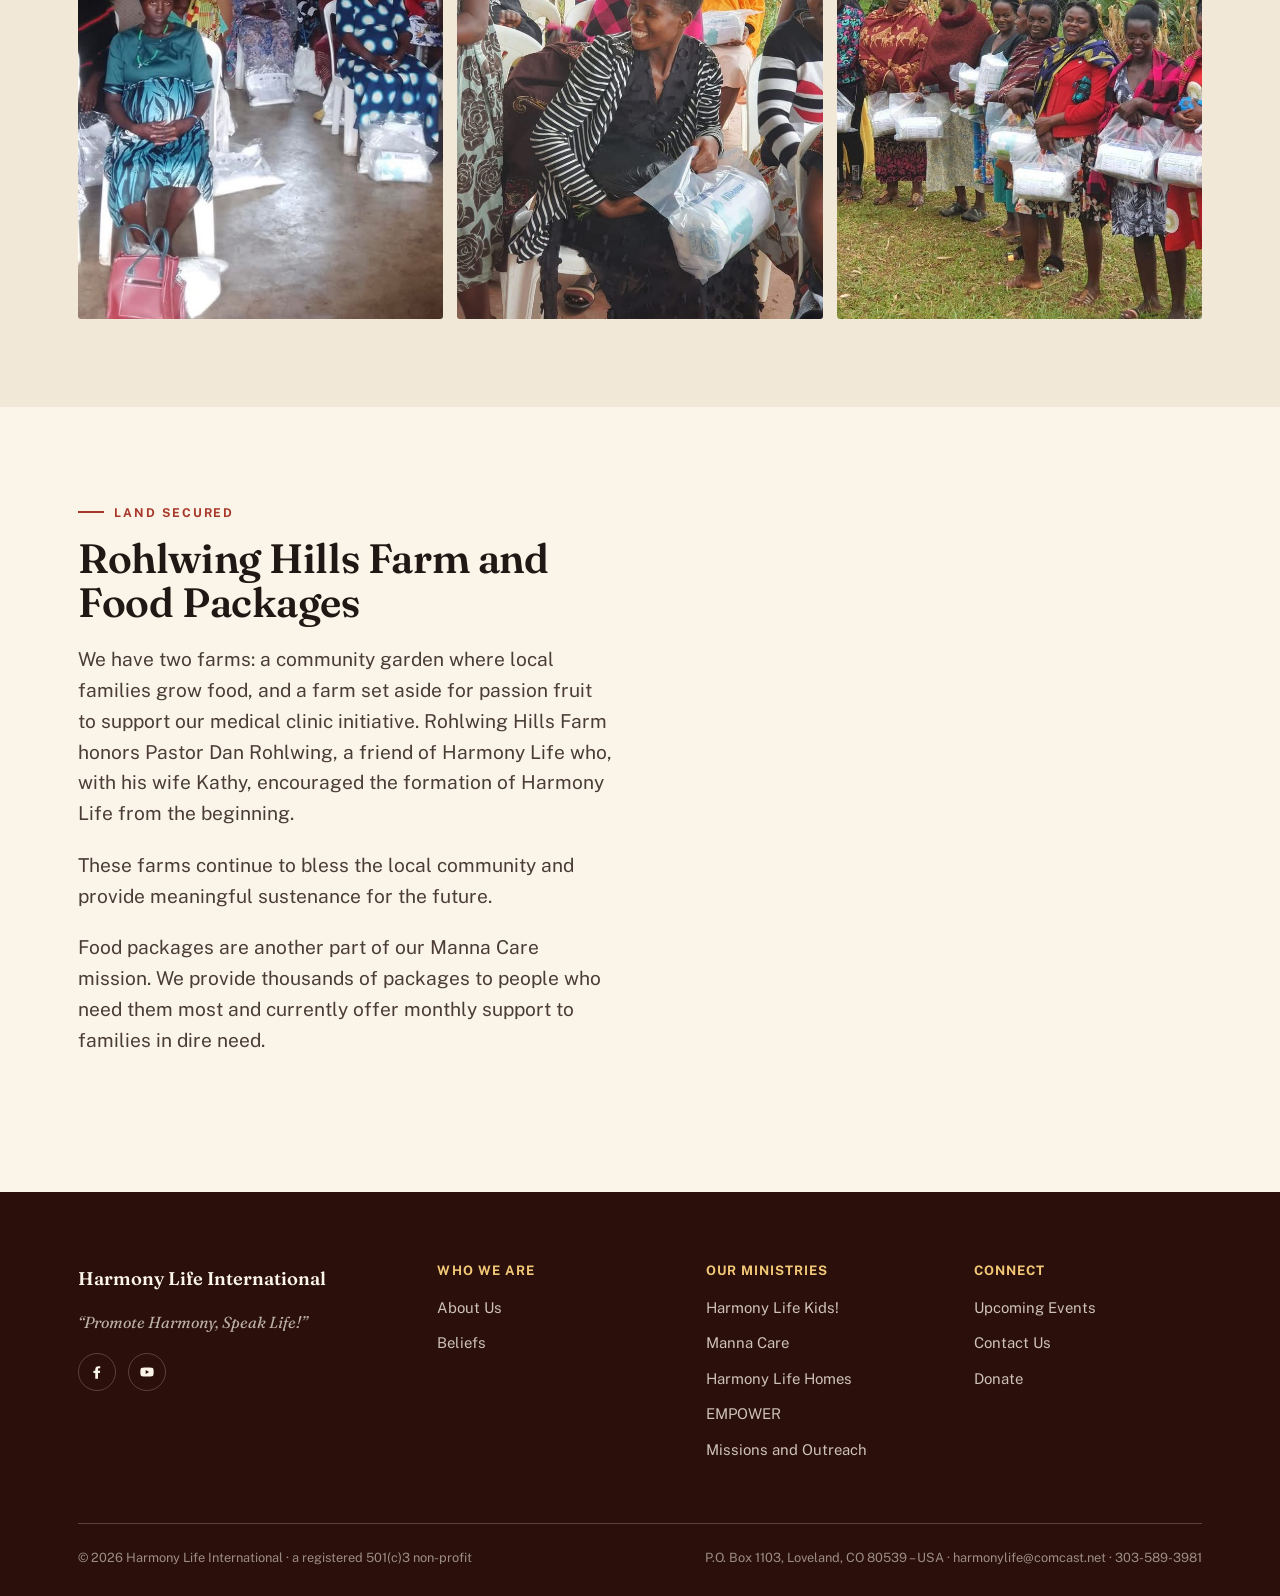
<file: manna-care.html>
<!doctype html>
<html lang="en">
<head>
<meta charset="utf-8">
<meta name="viewport" content="width=device-width, initial-scale=1">
<title>Manna Care | Harmony Life International</title>
<meta name="description" content="Manna Care brings community-led healthcare, nutrition, and support for healthy families to Uganda."><link rel="preconnect" href="https://fonts.googleapis.com">
<link rel="preconnect" href="https://fonts.gstatic.com" crossorigin>
<link href="https://fonts.googleapis.com/css2?family=Fraunces:ital,opsz,wght@0,9..144,500;0,9..144,600;1,9..144,500&family=Public+Sans:wght@400;500;600;700&display=swap" rel="stylesheet">
<link rel="stylesheet" href="css/style.css?v=20">
</head>
<body>
<header class="site-header">
  <div class="wrap">
    <a href="index.html" class="brand">
      <span class="brand-word">Harmony Life<small>International</small></span>
    </a>
    <nav class="main-nav" aria-label="Primary">
      <ul>
        <li><a href="index.html" class="top-link">Home</a></li>
        <li><a href="#" class="top-link">Who We Are <span class="caret">&#9662;</span></a>
        <ul class="dropdown"><li><a href="about.html">About Us</a></li><li><a href="beliefs.html">Beliefs</a></li></ul></li><li><a href="#" class="top-link">Our Ministries <span class="caret">&#9662;</span></a>
        <ul class="dropdown"><li><a href="kids.html">Harmony Life Kids!</a></li><li><a href="manna-care.html">Manna Care</a></li><li><a href="homes.html">Harmony Life Homes</a></li><li><a href="empower.html">EMPOWER</a></li><li><a href="missions-outreach.html">Missions and Outreach</a></li></ul></li><li><a href="#" class="top-link">Happenings <span class="caret">&#9662;</span></a>
        <ul class="dropdown"><li><a href="events.html">Upcoming Events</a></li></ul></li>
        <li><a href="contact.html" class="top-link">Contact Us</a></li>
      </ul>
    </nav>
    <div class="header-cta">
      <a href="https://www.eservicepayments.com/cgi-bin/Vanco_ver3.vps?appver3=[base64]&ver=3" class="btn btn-primary" target="_blank" rel="noopener">Donate</a>
      <button class="nav-toggle" aria-label="Open menu" aria-expanded="false">
        <svg viewBox="0 0 24 24" fill="none" stroke="currentColor" stroke-width="2"><path d="M3 6h18M3 12h18M3 18h18"/></svg>
      </button>
    </div>
  </div>
</header>
<nav class="mobile-nav" aria-label="Mobile">
  <ul><li><a href="index.html">Home</a></li><li><button class="group-toggle" aria-expanded="false">Who We Are <span class="caret">&#9662;</span></button>
        <ul class="sub-list"><li><a href="about.html">About Us</a></li><li><a href="beliefs.html">Beliefs</a></li></ul></li><li><button class="group-toggle" aria-expanded="false">Our Ministries <span class="caret">&#9662;</span></button>
        <ul class="sub-list"><li><a href="kids.html">Harmony Life Kids!</a></li><li><a href="manna-care.html">Manna Care</a></li><li><a href="homes.html">Harmony Life Homes</a></li><li><a href="empower.html">EMPOWER</a></li><li><a href="missions-outreach.html">Missions and Outreach</a></li></ul></li><li><button class="group-toggle" aria-expanded="false">Happenings <span class="caret">&#9662;</span></button>
        <ul class="sub-list"><li><a href="events.html">Upcoming Events</a></li></ul></li><li><a href="contact.html">Contact Us</a></li></ul>
  <div class="cta-row"><a href="https://www.eservicepayments.com/cgi-bin/Vanco_ver3.vps?appver3=[base64]&ver=3" class="btn btn-primary" target="_blank" rel="noopener" style="width:100%;justify-content:center;">Donate Now</a></div>
</nav>
<section class="hero hero-short" style="background-image:url('images/manna-medical-supplies.jpg')">
  <div class="hero-inner">
    <div class="wrap">
      <p class="hero-crumb"><a href="index.html">Home</a> / Manna Care</p>
      <p class="eyebrow">Our Ministries</p>
      <h1 class="h-display">Manna Care</h1>
      <p class="lede">A restorative, community-building approach to medicine, nutrition, and raising healthy families.</p>
      
    </div>
  </div>
</section>

<section class="on-light">
  <div class="wrap">
    <div class="split">
      <div>
        <p class="eyebrow">The medical mission</p>
        <h2 class="h-section">The challenges</h2>
        <p>In Uganda, medical services and preventative care are often inaccessible. Hundreds of children die each day due to the often preventable and treatable illnesses of malaria, pneumonia and diarrhea &mdash; in part from lack of access to primary health care.</p>
        <p>A few statistics highlight some of the concerns:</p>
        <ul>
          <li>Approximately 1.5 million people in Uganda currently live with HIV.</li>
          <li>53% of children under age 5 are anemic; malnutrition is rampant.</li>
          <li>25% of females age 10&ndash;19 have had a baby or are pregnant.</li>
          <li>Laboring mothers may be turned away from clinics if they are unable to bring their own delivery supplies.</li>
          <li>Clinics are often understaffed and medications are often unavailable.</li>
        </ul>
        <p>With 27% of Ugandans living in multidimensional poverty, the extreme lack of access to health care contributes to great suffering. Harmony Life&rsquo;s goal is to face these issues head on and provide long-term health care solutions.</p>
      </div>
      <div class="challenge-photo-grid">
        <img class="wide" src="images/fwdmedicalcampphotod1.jpeg" alt="Community members waiting and receiving care at a medical camp" loading="lazy">
        <img src="images/fwdmedicalcampphotod2.jpeg" alt="Clinicians working together during a medical camp" loading="lazy">
        <img src="images/fwdmedicalcampphotod3.jpeg" alt="A crowd gathered for a community medical camp" loading="lazy">
        <img src="images/med camp.JPG" alt="A mother and child waiting at a medical camp" loading="lazy">
        <img src="images/PHOTO-2025-03-29-14-34-10.jpg" alt="A clinician examining an older woman's eyes at a medical camp" loading="lazy">
      </div>
    </div>
  </div>
</section>

<section class="bg-dim">
  <div class="wrap">
    <div class="section-head">
      <p class="eyebrow">Hope in action</p>
      <p class="lede">Despite the challenges, hope is not lost. We have provided many medical services through our medical camps, as well as individualized care for community members in need. We are also in the process of opening a level three clinic in Kyamasongi, Uganda, near Fort Portal.</p>
      <p class="lede">Renovations are underway at our new clinic, preparing the space to serve the community. The photos below show the building and grounds that will become our clinic.</p>
    </div>
    <div class="photo-grid clinic-photo-grid" style="grid-template-columns:repeat(3,minmax(0,240px));justify-content:center;margin-bottom:32px;">
      <figure>
        <img src="images/fwdmedicalclinicbuilding1.jpeg" alt="Renovations underway at the Manna Care clinic in Kyamasongi" loading="lazy">
        <figcaption>Renovations inside the clinic</figcaption>
      </figure>
      <figure>
        <img src="images/fwdmedicalclinicbuilding2.jpeg" alt="Clinic exterior and renovation work in Kyamasongi" loading="lazy">
        <figcaption>The clinic building and grounds</figcaption>
      </figure>
      <figure>
        <img src="images/fwdmedicalclinicbuilding3.jpeg" alt="Clinic grounds and ongoing renovations in Kyamasongi" loading="lazy">
        <figcaption>More of the clinic and surrounding grounds</figcaption>
      </figure>
    </div>
    <p class="lede">Three values remain constant in all we undertake:</p>
    <div class="card-grid">
      <div class="info-card numbered" data-num="01"><span class="num">01</span><h3>God centered</h3><p>Every medical service we build is centered on God first.</p></div>
      <div class="info-card numbered" data-num="02"><span class="num">02</span><h3>Lasting presence</h3><p>Any mission trip or project is designed to leave a lasting presence behind.</p></div>
      <div class="info-card numbered" data-num="03"><span class="num">03</span><h3>Empower those we serve</h3><p>Every project exists to empower the community we serve, not replace it.</p></div>
    </div>
    <p class="lede mt-lg">We engage the community to determine needs from their own perspective, hire and train locals as community practitioners, and send periodic Medical Mission Teams. We hope to support local practitioners indefinitely through telehealth &ldquo;medical traffic&rdquo; &mdash; U.S. clinicians reviewing cases and guiding treatment day to day in the future as well. Interested in participating? Reach out and let us know!</p>
  </div>
</section>

<div class="ledger"><div class="wrap"><div class="ledger-row reveal-stagger"><div class="ledger-item"><div class="ledger-amount"><span class="count" data-target="4000">0</span>+</div><div class="ledger-desc">People served through our medical camps</div></div><div class="ledger-item"><div class="ledger-amount" style="font-size:1.2rem;line-height:1.4;"><time datetime="2027-08-29">August 29</time> &ndash; <time datetime="2027-09-10">September 10, 2027</time></div><div class="ledger-desc">Next mission trip and medical clinic dedication</div></div></div></div></div>

<section class="on-light">
  <div class="wrap">
    <div class="section-head">
      <p class="eyebrow">Watch</p>
      <h2 class="h-section">Inside our Kyamasongi medical camp.</h2>
      <p class="lede">A three-part series from our team on the ground &mdash; from set-up through testimonies, straight from the village where our permanent clinic will stand.</p>
    </div>
    <div class="video-grid">
      <div>
  <a href="https://www.youtube.com/watch?v=eqI03TGAgiY" target="_blank" rel="noopener" class="video-embed video-linkcard has-thumb" style="background-image:url('images/yt-thumb-day1.jpg')" aria-label="Medical Camp Day 1 of 3 - Kyamasongi, Fort Portal">
    <span class="play-ic"><svg viewBox="0 0 24 24"><path d="M8 5v14l11-7Z"/></svg></span>
    <span class="linkcard-label"><svg viewBox="0 0 24 24"><path d="M21.6 7.6a2.7 2.7 0 0 0-1.9-1.9C18 5.2 12 5.2 12 5.2s-6 0-7.7.5A2.7 2.7 0 0 0 2.4 7.6 28 28 0 0 0 2 12a28 28 0 0 0 .4 4.4 2.7 2.7 0 0 0 1.9 1.9c1.7.5 7.7.5 7.7.5s6 0 7.7-.5a2.7 2.7 0 0 0 1.9-1.9A28 28 0 0 0 22 12a28 28 0 0 0-.4-4.4ZM10 15V9l5.2 3Z"/></svg> Watch on YouTube</span>
  </a>
  <p class="video-caption"><strong>Day 1 of 3</strong> &mdash; Kyamasongi, Fort Portal</p>
</div>
      <div>
  <a href="https://www.youtube.com/watch?v=P07hKl_q0yA" target="_blank" rel="noopener" class="video-embed video-linkcard has-thumb" style="background-image:url('images/yt-thumb-day2.jpg')" aria-label="Medical Camp Day 2 of 3 - Kyamasongi">
    <span class="play-ic"><svg viewBox="0 0 24 24"><path d="M8 5v14l11-7Z"/></svg></span>
    <span class="linkcard-label"><svg viewBox="0 0 24 24"><path d="M21.6 7.6a2.7 2.7 0 0 0-1.9-1.9C18 5.2 12 5.2 12 5.2s-6 0-7.7.5A2.7 2.7 0 0 0 2.4 7.6 28 28 0 0 0 2 12a28 28 0 0 0 .4 4.4 2.7 2.7 0 0 0 1.9 1.9c1.7.5 7.7.5 7.7.5s6 0 7.7-.5a2.7 2.7 0 0 0 1.9-1.9A28 28 0 0 0 22 12a28 28 0 0 0-.4-4.4ZM10 15V9l5.2 3Z"/></svg> Watch on YouTube</span>
  </a>
  <p class="video-caption"><strong>Day 2 of 3</strong> &mdash; Kyamasongi</p>
</div>
      <div>
  <a href="https://www.youtube.com/watch?v=ehukLO04iFI" target="_blank" rel="noopener" class="video-embed video-linkcard has-thumb" style="background-image:url('images/yt-thumb-day3.jpg')" aria-label="Transforming Lives in Kyamasongi - Day 3 of 3 - Testimonials and Highlights">
    <span class="play-ic"><svg viewBox="0 0 24 24"><path d="M8 5v14l11-7Z"/></svg></span>
    <span class="linkcard-label"><svg viewBox="0 0 24 24"><path d="M21.6 7.6a2.7 2.7 0 0 0-1.9-1.9C18 5.2 12 5.2 12 5.2s-6 0-7.7.5A2.7 2.7 0 0 0 2.4 7.6 28 28 0 0 0 2 12a28 28 0 0 0 .4 4.4 2.7 2.7 0 0 0 1.9 1.9c1.7.5 7.7.5 7.7.5s6 0 7.7-.5a2.7 2.7 0 0 0 1.9-1.9A28 28 0 0 0 22 12a28 28 0 0 0-.4-4.4ZM10 15V9l5.2 3Z"/></svg> Watch on YouTube</span>
  </a>
  <p class="video-caption"><strong>Day 3 of 3</strong> &mdash; Testimonials &amp; highlights</p>
</div>
    </div>
  </div>
</section>

<section class="on-light center">
  <div class="wrap">
    <p class="eyebrow center">Future Medical Mission Trips</p>
    <p class="statement center" style="margin:0 auto 28px;">Multi-disciplinary teams providing services and hands-on clinical teaching. Interested in joining us?</p>
    <a href="contact.html" class="btn btn-primary">Give us a shout</a>
  </div>
</section>
<section class="bg-dim">
  <div class="wrap">
    <div class="section-head">
        <p class="eyebrow">Maternal health</p>
        <h2 class="h-section">Prenatal Class</h2>
        <p class="lede">Every month, we invite expectant mothers to spend an afternoon with local volunteer midwives and medical professionals. They teach sessions covering all aspects of pregnancy, labor, delivery, and postnatal care.</p>
        <p class="lede">Hundreds of women have come through our doors and received community, knowledge, and hands-on help.</p>
        <p class="lede">Through our partnership with Mercy for Mamas, we have distributed hundreds of &ldquo;Mama Kits&rdquo; to support safer deliveries. We also distribute mosquito nets for malaria prevention.</p>
        <p class="lede">This community effort has made a huge difference in many families&rsquo; lives.</p>
    </div>
    <div class="photo-grid" style="grid-template-columns:repeat(3,1fr);">
      <img src="images/fwdprenatalclassphotos1.JPG" alt="Expectant mothers gathered for a prenatal course" loading="lazy">
      <img src="images/fwdprenatalclassphotos2.JPG" alt="A mother and baby at a prenatal course" loading="lazy">
      <img src="images/manna-mama-kits.jpg" alt="Mothers receiving Mama Kits through the Mercy for Mamas partnership" loading="lazy">
    </div>
  </div>
</section>
<section class="on-light">
  <div class="wrap">
    <div class="split reverse">
      <div class="split-media short farm-photo"><img src="images/passion fruit farming.jpg" alt="Passion fruit farm supporting the Manna Care clinic initiative" loading="lazy"></div>
      <div>
        <p class="eyebrow">Land secured</p>
        <h2 class="h-section">Rohlwing Hills Farm and Food Packages</h2>
        <p class="lede">We have two farms: a community garden where local families grow food, and a farm set aside for passion fruit to support our medical clinic initiative. Rohlwing Hills Farm honors Pastor Dan Rohlwing, a friend of Harmony Life who, with his wife Kathy, encouraged the formation of Harmony Life from the beginning.</p>
        <p class="lede">These farms continue to bless the local community and provide meaningful sustenance for the future.</p>
        <p class="lede">Food packages are another part of our Manna Care mission. We provide thousands of packages to people who need them most and currently offer monthly support to families in dire need.</p>
      </div>
    </div>
    <div class="farm-food-gallery">
      <img src="images/truck bags.jpg" alt="Sacks of flour loaded in a truck bed for food package distribution" loading="lazy">
      <img src="images/moving food packages.JPG" alt="Food packages being delivered to a family" loading="lazy">
    </div>
  </div>
</section>
<footer class="site-footer">
  <div class="wrap">
    <div class="footer-grid">
      <div>
        <div class="footer-brand"><span>Harmony Life International</span></div>
        <p class="footer-tagline">&ldquo;Promote Harmony, Speak Life!&rdquo;</p>
        <div class="footer-social">
          <a href="https://www.facebook.com/harmonylifeintl" target="_blank" rel="noopener" aria-label="Facebook"><svg viewBox="0 0 24 24"><path d="M13.5 22v-8.4h2.8l.4-3.3h-3.2V8.1c0-.9.3-1.6 1.7-1.6h1.6V3.5C16.5 3.4 15.3 3.3 14 3.3c-2.7 0-4.6 1.6-4.6 4.7v2.3H6.6v3.3h2.8V22Z"/></svg></a>
          <a href="https://www.youtube.com/channel/UCQIija2621qOEcQzTi9BtLw" target="_blank" rel="noopener" aria-label="YouTube"><svg viewBox="0 0 24 24"><path d="M21.6 7.6a2.7 2.7 0 0 0-1.9-1.9C18 5.2 12 5.2 12 5.2s-6 0-7.7.5A2.7 2.7 0 0 0 2.4 7.6 28 28 0 0 0 2 12a28 28 0 0 0 .4 4.4 2.7 2.7 0 0 0 1.9 1.9c1.7.5 7.7.5 7.7.5s6 0 7.7-.5a2.7 2.7 0 0 0 1.9-1.9A28 28 0 0 0 22 12a28 28 0 0 0-.4-4.4ZM10 15V9l5.2 3Z"/></svg></a>
        </div>
      </div>
      <div>
        <h4>Who We Are</h4>
        <ul>
          <li><a href="about.html">About Us</a></li>

          <li><a href="beliefs.html">Beliefs</a></li>
        </ul>
      </div>
      <div>
        <h4>Our Ministries</h4>
        <ul>
          <li><a href="kids.html">Harmony Life Kids!</a></li>
          <li><a href="manna-care.html">Manna Care</a></li>
          <li><a href="homes.html">Harmony Life Homes</a></li>
          <li><a href="empower.html">EMPOWER</a></li>


          <li><a href="missions-outreach.html">Missions and Outreach</a></li>
        </ul>
      </div>
      <div>
        <h4>Connect</h4>
        <ul>

          <li><a href="events.html">Upcoming Events</a></li>
          <li><a href="contact.html">Contact Us</a></li>
          <li><a href="https://www.eservicepayments.com/cgi-bin/Vanco_ver3.vps?appver3=[base64]&ver=3" target="_blank" rel="noopener">Donate</a></li>
        </ul>
      </div>
    </div>
    <div class="footer-bottom">
      <span>&copy; <span id="year">2026</span> Harmony Life International &middot; a registered 501(c)3 non-profit</span>
      <span>P.O. Box 1103, Loveland, CO 80539 &ndash; USA &middot; harmonylife@comcast.net &middot; 303-589-3981</span>
    </div>
  </div>
</footer>
<script src="js/main.js?v=11"></script>
</body>
</html>
</file>
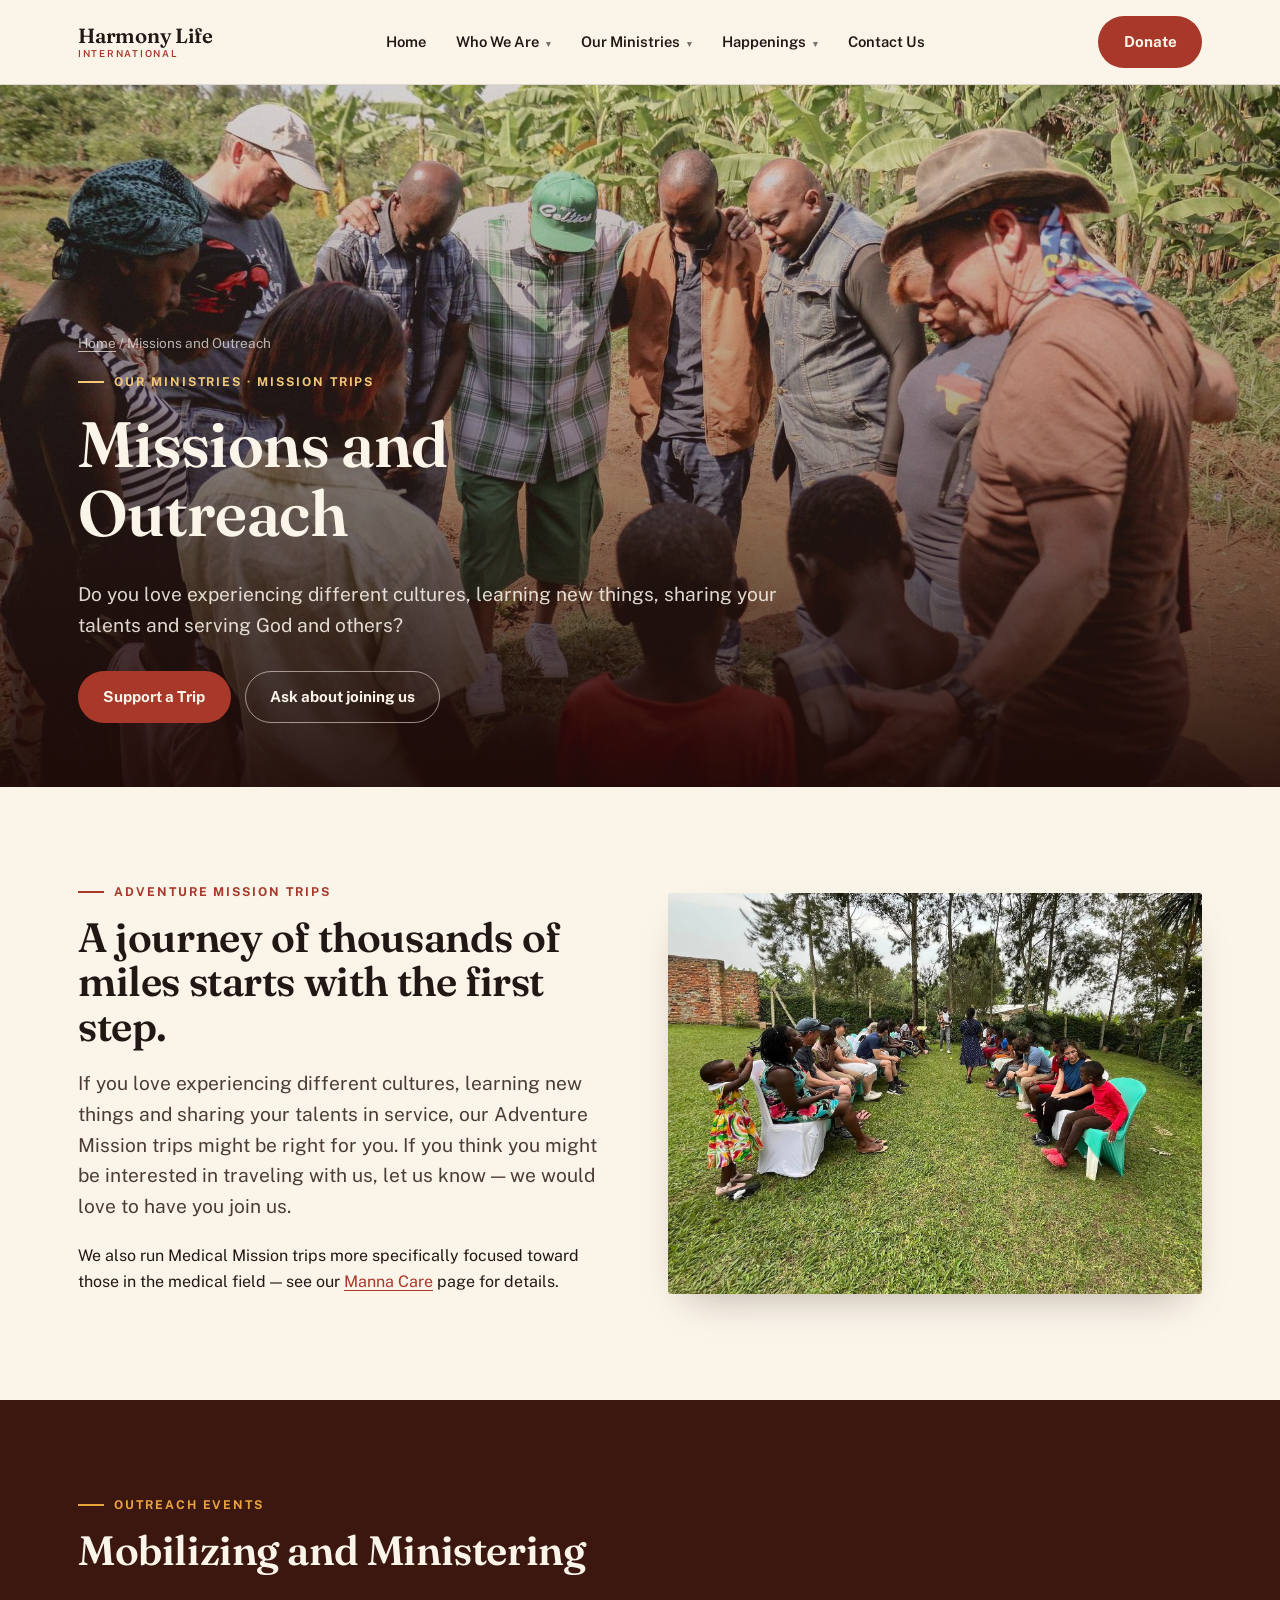
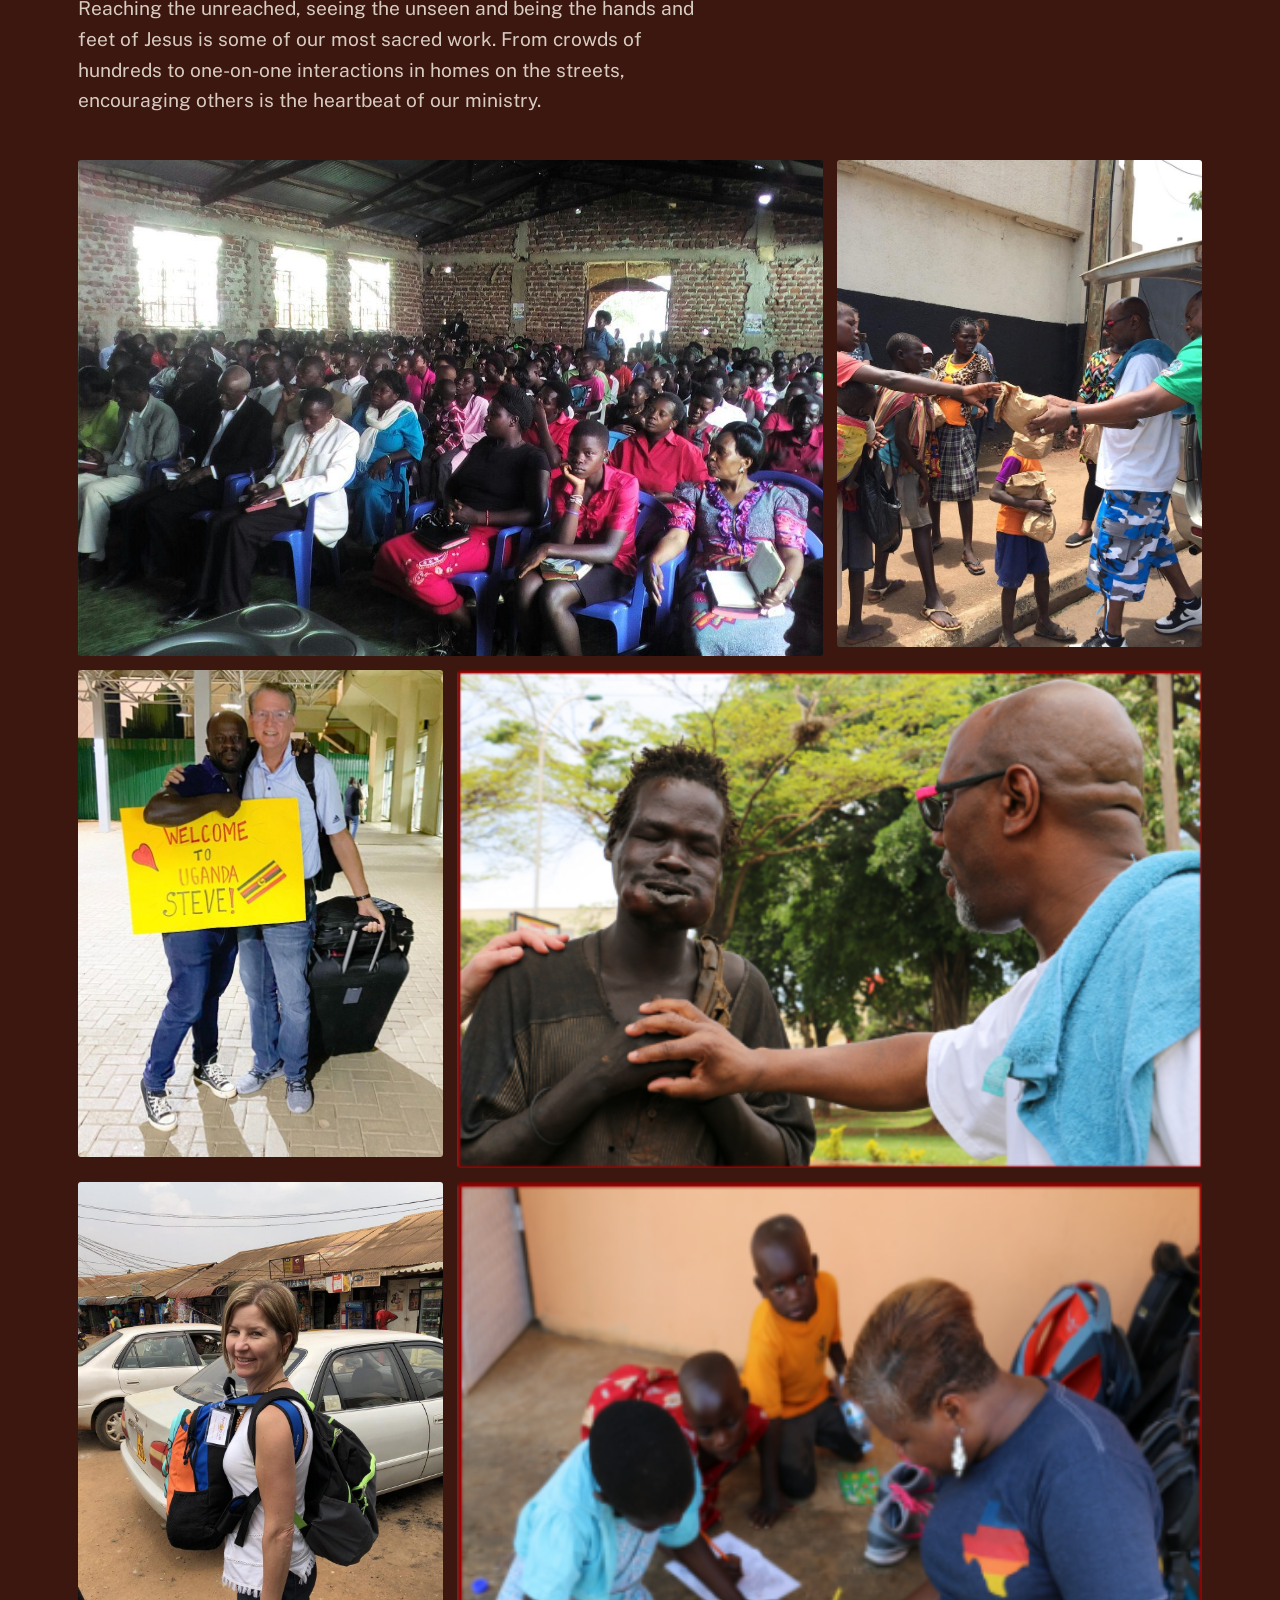
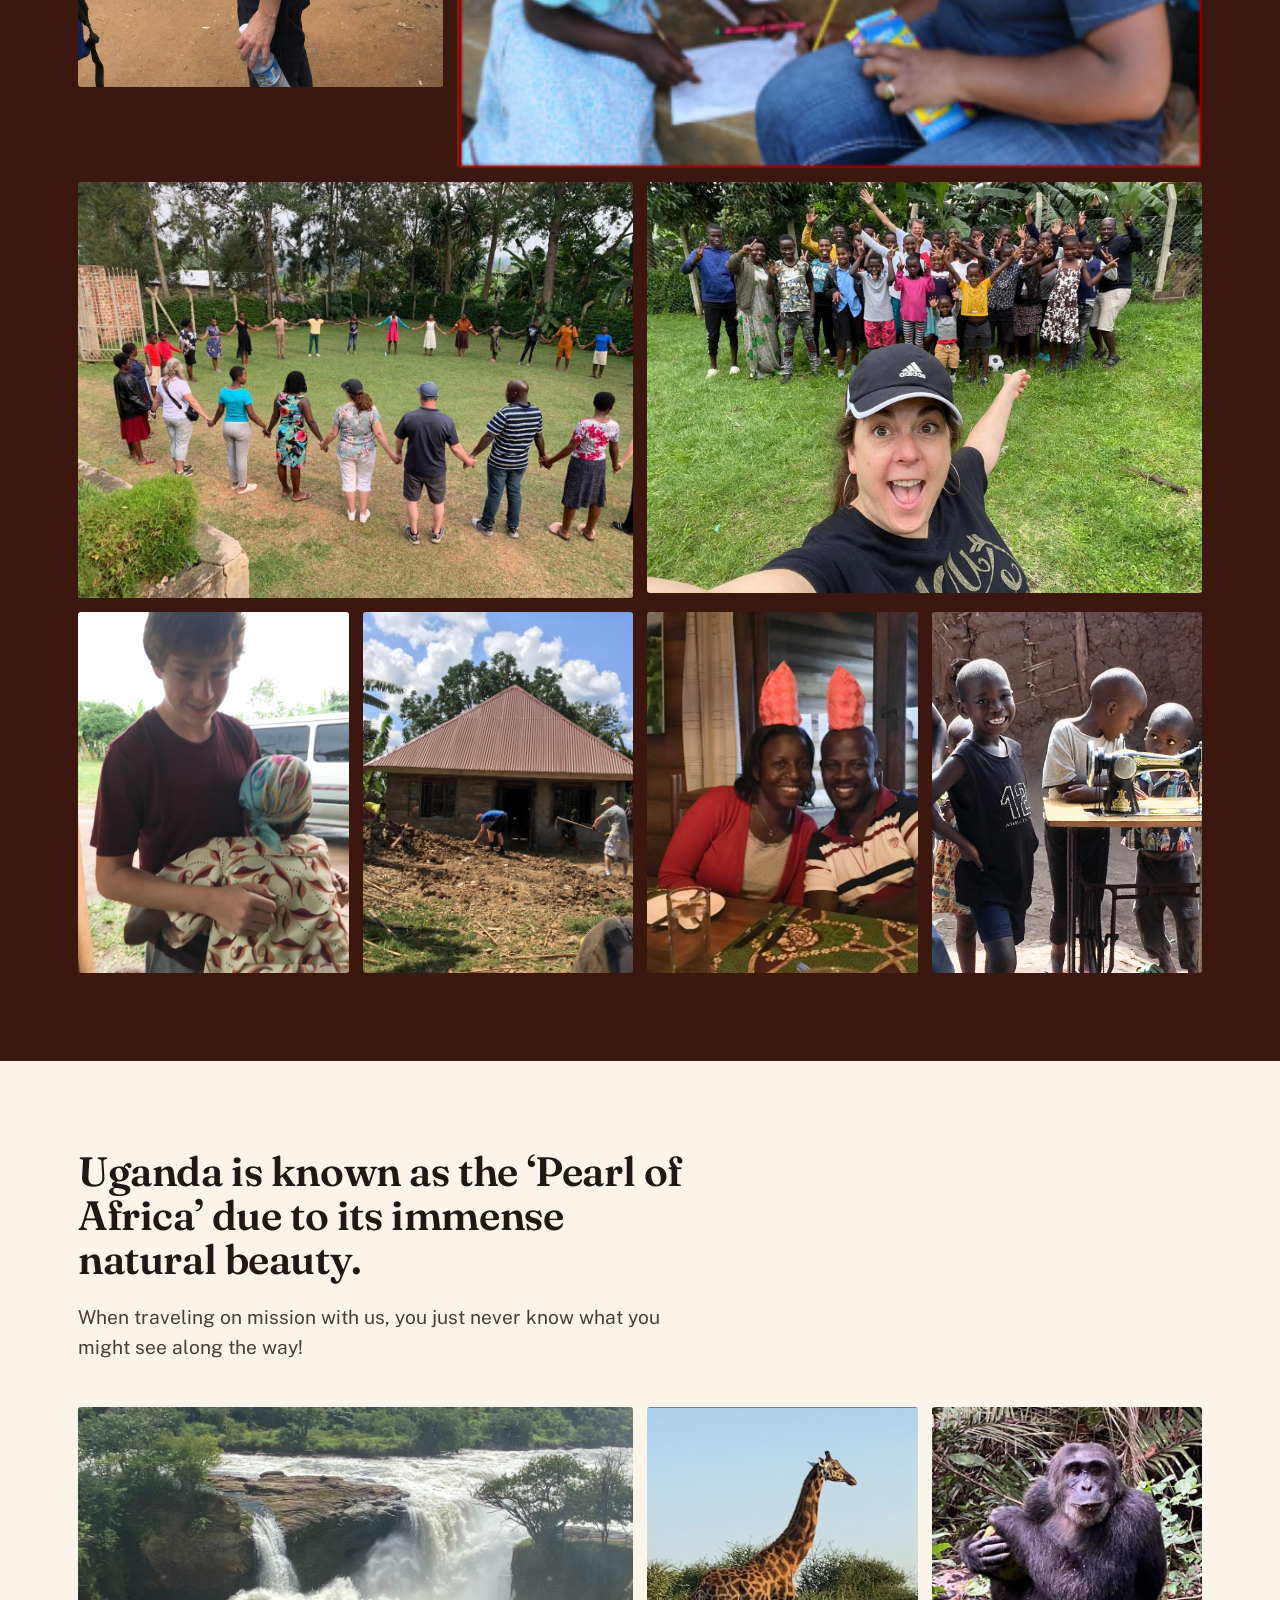
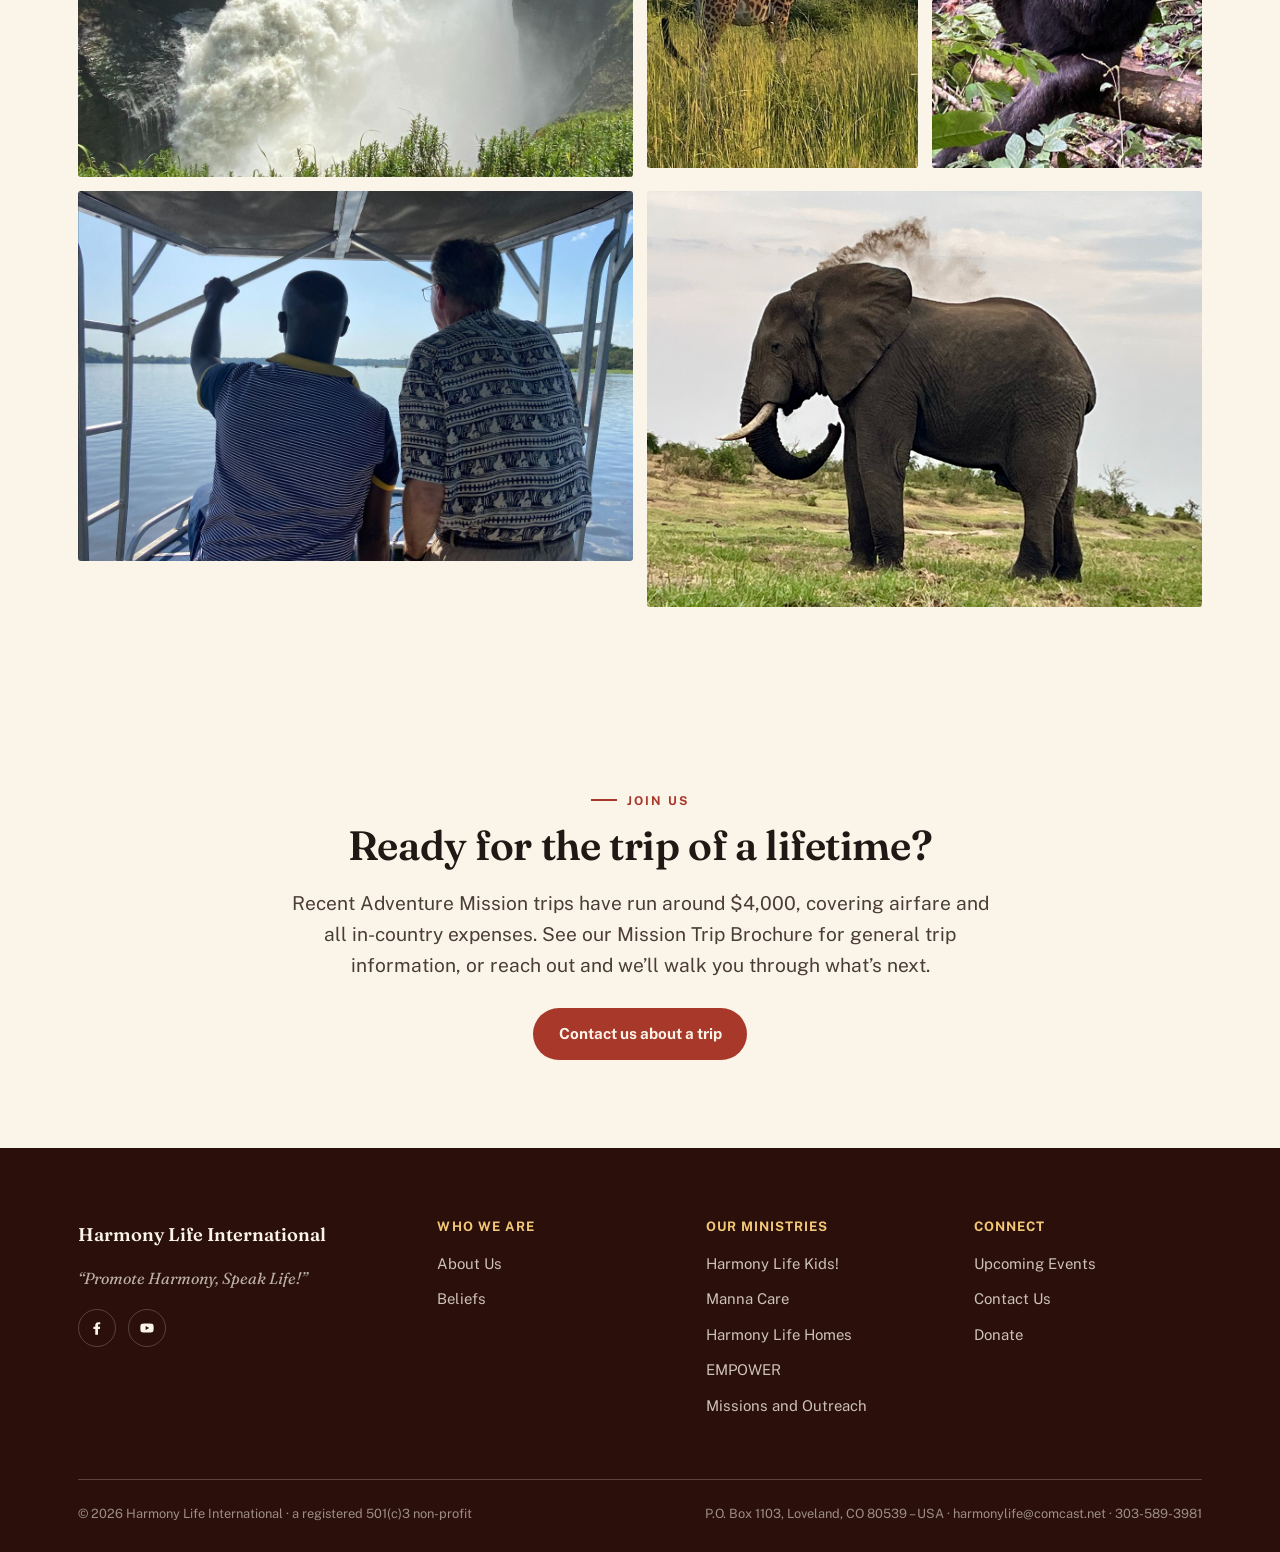
<file: missions-outreach.html>
<!doctype html>
<html lang="en">
<head>
<meta charset="utf-8">
<meta name="viewport" content="width=device-width, initial-scale=1">
<title>Missions and Outreach | Harmony Life International</title>
<meta name="description" content="Join a Harmony Life International Adventure Mission or Medical Mission trip to Uganda, or learn about our outreach events and street ministry."><link rel="preconnect" href="https://fonts.googleapis.com">
<link rel="preconnect" href="https://fonts.gstatic.com" crossorigin>
<link href="https://fonts.googleapis.com/css2?family=Fraunces:ital,opsz,wght@0,9..144,500;0,9..144,600;1,9..144,500&family=Public+Sans:wght@400;500;600;700&display=swap" rel="stylesheet">
<link rel="stylesheet" href="css/style.css?v=19">
</head>
<body class="missions-outreach-page">
<header class="site-header">
  <div class="wrap">
    <a href="index.html" class="brand">
      <span class="brand-word">Harmony Life<small>International</small></span>
    </a>
    <nav class="main-nav" aria-label="Primary">
      <ul>
        <li><a href="index.html" class="top-link">Home</a></li>
        <li><a href="#" class="top-link">Who We Are <span class="caret">&#9662;</span></a>
        <ul class="dropdown"><li><a href="about.html">About Us</a></li><li><a href="beliefs.html">Beliefs</a></li></ul></li><li><a href="#" class="top-link">Our Ministries <span class="caret">&#9662;</span></a>
        <ul class="dropdown"><li><a href="kids.html">Harmony Life Kids!</a></li><li><a href="manna-care.html">Manna Care</a></li><li><a href="homes.html">Harmony Life Homes</a></li><li><a href="empower.html">EMPOWER</a></li><li><a href="missions-outreach.html">Missions and Outreach</a></li></ul></li><li><a href="#" class="top-link">Happenings <span class="caret">&#9662;</span></a>
        <ul class="dropdown"><li><a href="events.html">Upcoming Events</a></li></ul></li>
        <li><a href="contact.html" class="top-link">Contact Us</a></li>
      </ul>
    </nav>
    <div class="header-cta">
      <a href="https://www.eservicepayments.com/cgi-bin/Vanco_ver3.vps?appver3=[base64]&ver=3" class="btn btn-primary" target="_blank" rel="noopener">Donate</a>
      <button class="nav-toggle" aria-label="Open menu" aria-expanded="false">
        <svg viewBox="0 0 24 24" fill="none" stroke="currentColor" stroke-width="2"><path d="M3 6h18M3 12h18M3 18h18"/></svg>
      </button>
    </div>
  </div>
</header>
<nav class="mobile-nav" aria-label="Mobile">
  <ul><li><a href="index.html">Home</a></li><li><button class="group-toggle" aria-expanded="false">Who We Are <span class="caret">&#9662;</span></button>
        <ul class="sub-list"><li><a href="about.html">About Us</a></li><li><a href="beliefs.html">Beliefs</a></li></ul></li><li><button class="group-toggle" aria-expanded="false">Our Ministries <span class="caret">&#9662;</span></button>
        <ul class="sub-list"><li><a href="kids.html">Harmony Life Kids!</a></li><li><a href="manna-care.html">Manna Care</a></li><li><a href="homes.html">Harmony Life Homes</a></li><li><a href="empower.html">EMPOWER</a></li><li><a href="missions-outreach.html">Missions and Outreach</a></li></ul></li><li><button class="group-toggle" aria-expanded="false">Happenings <span class="caret">&#9662;</span></button>
        <ul class="sub-list"><li><a href="events.html">Upcoming Events</a></li></ul></li><li><a href="contact.html">Contact Us</a></li></ul>
  <div class="cta-row"><a href="https://www.eservicepayments.com/cgi-bin/Vanco_ver3.vps?appver3=[base64]&ver=3" class="btn btn-primary" target="_blank" rel="noopener" style="width:100%;justify-content:center;">Donate Now</a></div>
</nav>
<section class="hero" style="background-image:url('images/missions-hero.jpg')">
  <div class="hero-inner">
    <div class="wrap">
      <p class="hero-crumb"><a href="index.html">Home</a> / Missions and Outreach</p>
      <p class="eyebrow">Our Ministries &middot; Mission Trips</p>
      <h1 class="h-display">Missions and Outreach</h1>
      <p class="lede">Do you love experiencing different cultures, learning new things, sharing your talents and serving God and others?</p>
      <div class="hero-actions"><a href="https://www.eservicepayments.com/cgi-bin/Vanco_ver3.vps?appver3=[base64]&ver=3" class="btn btn-primary" target="_blank" rel="noopener">Support a Trip</a><a href="contact.html" class="btn btn-ghost-light">Ask about joining us</a></div>
    </div>
  </div>
</section>

<section class="on-light">
  <div class="wrap">
    <div class="split">
      <div>
        <p class="eyebrow">Adventure Mission Trips</p>
        <h2 class="h-section">A journey of thousands of miles starts with the first step.</h2>
        <p class="lede">If you love experiencing different cultures, learning new things and sharing your talents in service, our Adventure Mission trips might be right for you. If you think you might be interested in traveling with us, let us know &mdash; we would love to have you join us.</p>
        <p>We also run Medical Mission trips more specifically focused toward those in the medical field &mdash; see our <a href="manna-care.html">Manna Care</a> page for details.</p>
      </div>
      <div class="split-media short"><img src="images/missions-team-sharing.jpg" alt="A mission team sharing time with local kids and families" loading="lazy"></div>
    </div>
  </div>
</section>

<section class="bg-clay">
  <div class="wrap">
    <div class="section-head">
      <p class="eyebrow">Outreach events</p>
      <h2 class="h-section">Mobilizing and Ministering</h2>
      <p class="lede">Reaching the unreached, seeing the unseen and being the hands and feet of Jesus is some of our most sacred work. From crowds of hundreds to one-on-one interactions in homes on the streets, encouraging others is the heartbeat of our ministry.</p>
    </div>
    <div class="photo-grid missions-outreach-gallery">
      <img class="wide outreach-crowd-photo" src="images/missions-crowd.jpg" alt="A crowd gathered at an outreach event" loading="lazy">
      <img class="outreach-street-photo" src="images/missions-street.jpg" alt="Street ministry team distributing food and encouragement" loading="lazy">
      <img class="steve-photo" src="images/newsletter-steve-welcome-sign.jpg" alt="A handmade sign reading Welcome to Uganda Steve" width="739" height="985" loading="lazy">
      <img class="mission-gallery-full-image prayer-photo" src="images/praying.png" alt="A volunteer praying with a community member" width="477" height="319" loading="lazy">
      <img class="mission-gallery-full-image market-photo" src="images/missions-market.jpg" alt="A mission team member in a market in Uganda" width="1086" height="1500" loading="lazy">
      <img class="mission-gallery-full-image coloring-photo" src="images/coloring with kids.png" alt="A volunteer coloring with children" width="327" height="257" loading="lazy">
      <img class="community-circle-photo" src="images/community-circle.jpg" alt="A community circle at an outreach event" width="1280" height="960" loading="lazy">
      <img class="mission-gallery-full-image selfie-photo" src="images/missions-selfie.jpg" alt="A mission volunteer taking a selfie with children" width="1500" height="1113" loading="lazy">
      <img class="trip-photo" src="images/photosformissiontrippage1.JPEG" alt="A young person holding a folded blanket beside a vehicle" loading="lazy">
      <img class="trip-photo" src="images/photosformissiontrippage2.JPG" alt="Mission team members working outside a community building" loading="lazy">
      <img class="trip-photo" src="images/photosformissiontrippage3.JPEG" alt="A couple sharing a meal during a mission trip" loading="lazy">
      <img class="trip-photo" src="images/photosformissiontrippage4.JPEG" alt="Children gathered around a sewing machine" loading="lazy">
    </div>
  </div>
</section>

<section class="on-light">
  <div class="wrap">
    <div class="section-head">
      <h2 class="h-section">Uganda is known as the &lsquo;Pearl of Africa&rsquo; due to its immense natural beauty.</h2>
      <p class="lede">When traveling on mission with us, you just never know what you might see along the way!</p>
    </div>
    <div class="photo-grid">
      <img class="wide" src="images/newsletter-murchison-falls.jpg" alt="Murchison Falls with a rainbow" loading="lazy">
      <img src="images/newsletter-safari-giraffe.jpg" alt="A giraffe on safari in Uganda" loading="lazy">
      <img src="images/newsletter-safari-chimp.jpg" alt="A chimpanzee in Uganda" loading="lazy">
      <img class="wide" src="images/newsletter-boat-trip.jpg" alt="A team boat trip on the Nile" loading="lazy">
      <img class="elephant-photo" src="images/elephant.jpeg" alt="An elephant in the Ugandan wilderness" width="3134" height="2350" loading="lazy">
    </div>
  </div>
</section>

<section class="on-light center">
  <div class="wrap wrap-narrow">
    <p class="eyebrow center">Join us</p>
    <h2 class="h-section">Ready for the trip of a lifetime?</h2>
    <p class="lede center" style="margin:0 auto 28px;">Recent Adventure Mission trips have run around $4,000, covering airfare and all in-country expenses. See our Mission Trip Brochure for general trip information, or reach out and we&rsquo;ll walk you through what&rsquo;s next.</p>
    <a href="contact.html" class="btn btn-primary">Contact us about a trip</a>
  </div>
</section>
<footer class="site-footer">
  <div class="wrap">
    <div class="footer-grid">
      <div>
        <div class="footer-brand"><span>Harmony Life International</span></div>
        <p class="footer-tagline">&ldquo;Promote Harmony, Speak Life!&rdquo;</p>
        <div class="footer-social">
          <a href="https://www.facebook.com/harmonylifeintl" target="_blank" rel="noopener" aria-label="Facebook"><svg viewBox="0 0 24 24"><path d="M13.5 22v-8.4h2.8l.4-3.3h-3.2V8.1c0-.9.3-1.6 1.7-1.6h1.6V3.5C16.5 3.4 15.3 3.3 14 3.3c-2.7 0-4.6 1.6-4.6 4.7v2.3H6.6v3.3h2.8V22Z"/></svg></a>
          <a href="https://www.youtube.com/channel/UCQIija2621qOEcQzTi9BtLw" target="_blank" rel="noopener" aria-label="YouTube"><svg viewBox="0 0 24 24"><path d="M21.6 7.6a2.7 2.7 0 0 0-1.9-1.9C18 5.2 12 5.2 12 5.2s-6 0-7.7.5A2.7 2.7 0 0 0 2.4 7.6 28 28 0 0 0 2 12a28 28 0 0 0 .4 4.4 2.7 2.7 0 0 0 1.9 1.9c1.7.5 7.7.5 7.7.5s6 0 7.7-.5a2.7 2.7 0 0 0 1.9-1.9A28 28 0 0 0 22 12a28 28 0 0 0-.4-4.4ZM10 15V9l5.2 3Z"/></svg></a>
        </div>
      </div>
      <div>
        <h4>Who We Are</h4>
        <ul>
          <li><a href="about.html">About Us</a></li>

          <li><a href="beliefs.html">Beliefs</a></li>
        </ul>
      </div>
      <div>
        <h4>Our Ministries</h4>
        <ul>
          <li><a href="kids.html">Harmony Life Kids!</a></li>
          <li><a href="manna-care.html">Manna Care</a></li>
          <li><a href="homes.html">Harmony Life Homes</a></li>
          <li><a href="empower.html">EMPOWER</a></li>


          <li><a href="missions-outreach.html">Missions and Outreach</a></li>
        </ul>
      </div>
      <div>
        <h4>Connect</h4>
        <ul>

          <li><a href="events.html">Upcoming Events</a></li>
          <li><a href="contact.html">Contact Us</a></li>
          <li><a href="https://www.eservicepayments.com/cgi-bin/Vanco_ver3.vps?appver3=[base64]&ver=3" target="_blank" rel="noopener">Donate</a></li>
        </ul>
      </div>
    </div>
    <div class="footer-bottom">
      <span>&copy; <span id="year">2026</span> Harmony Life International &middot; a registered 501(c)3 non-profit</span>
      <span>P.O. Box 1103, Loveland, CO 80539 &ndash; USA &middot; harmonylife@comcast.net &middot; 303-589-3981</span>
    </div>
  </div>
</footer>
<script src="js/main.js?v=11"></script>
</body>
</html>
</file>
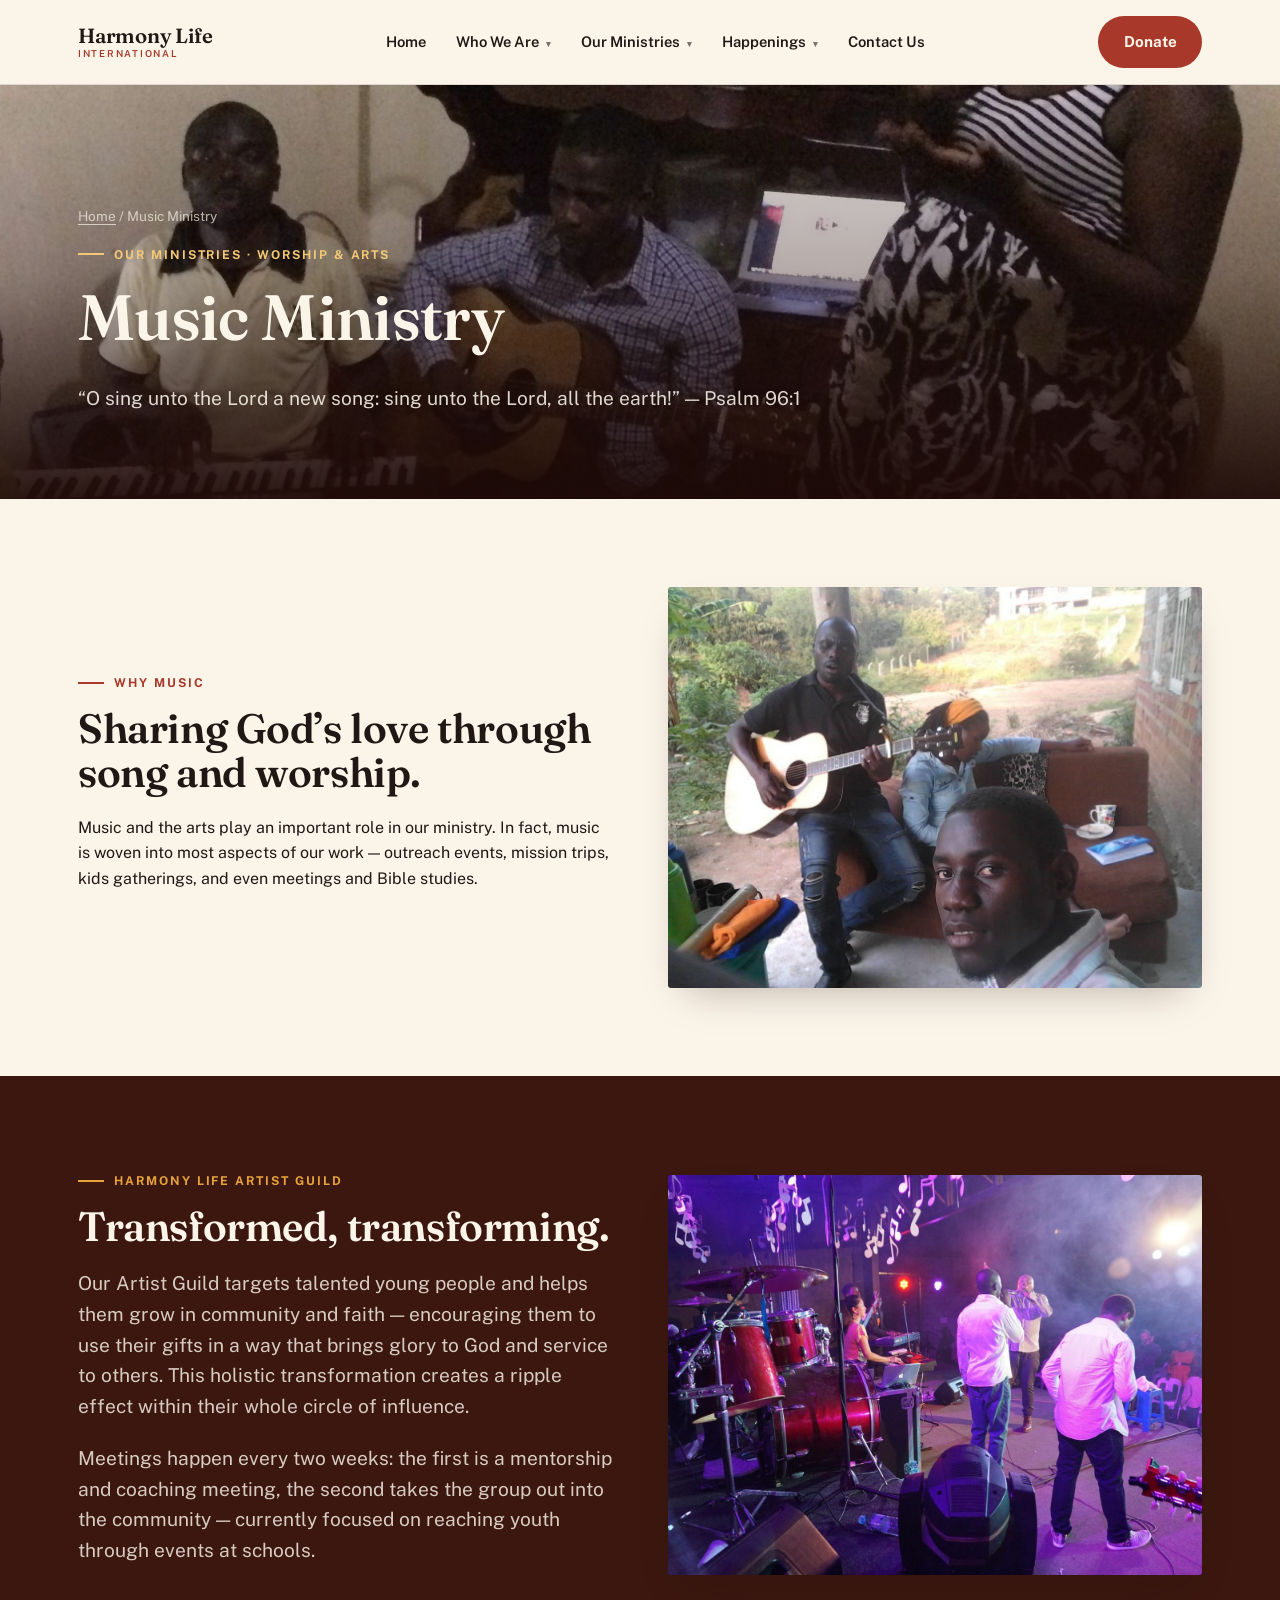
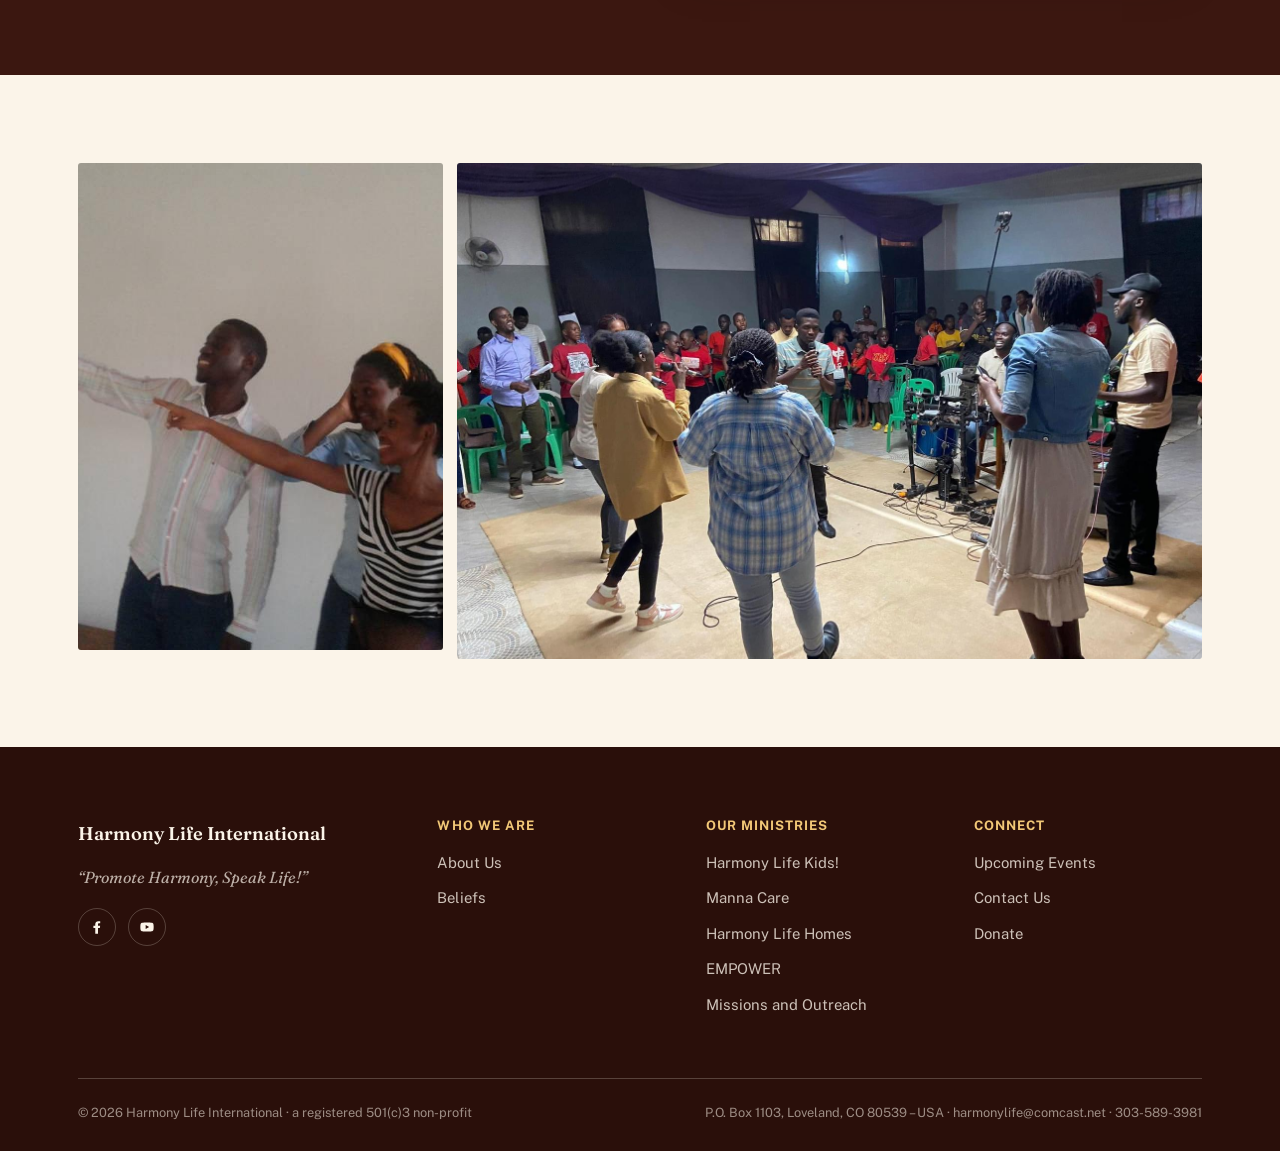
<file: music-ministry.html>
<!doctype html>
<html lang="en">
<head>
<meta charset="utf-8">
<meta name="viewport" content="width=device-width, initial-scale=1">
<title>Music Ministry | Harmony Life International</title>
<meta name="description" content="Harmony Life's Music Ministry and Artist Guild disciple young Ugandan artists through worship, mentorship, and community outreach."><link rel="preconnect" href="https://fonts.googleapis.com">
<link rel="preconnect" href="https://fonts.gstatic.com" crossorigin>
<link href="https://fonts.googleapis.com/css2?family=Fraunces:ital,opsz,wght@0,9..144,500;0,9..144,600;1,9..144,500&family=Public+Sans:wght@400;500;600;700&display=swap" rel="stylesheet">
<link rel="stylesheet" href="css/style.css?v=12">
</head>
<body>
<header class="site-header">
  <div class="wrap">
    <a href="index.html" class="brand">
      <span class="brand-word">Harmony Life<small>International</small></span>
    </a>
    <nav class="main-nav" aria-label="Primary">
      <ul>
        <li><a href="index.html" class="top-link">Home</a></li>
        <li><a href="#" class="top-link">Who We Are <span class="caret">&#9662;</span></a>
        <ul class="dropdown"><li><a href="about.html">About Us</a></li><li><a href="beliefs.html">Beliefs</a></li></ul></li><li><a href="#" class="top-link">Our Ministries <span class="caret">&#9662;</span></a>
        <ul class="dropdown"><li><a href="kids.html">Harmony Life Kids!</a></li><li><a href="manna-care.html">Manna Care</a></li><li><a href="homes.html">Harmony Life Homes</a></li><li><a href="empower.html">EMPOWER</a></li><li><a href="missions-outreach.html">Missions and Outreach</a></li></ul></li><li><a href="#" class="top-link">Happenings <span class="caret">&#9662;</span></a>
        <ul class="dropdown"><li><a href="events.html">Upcoming Events</a></li></ul></li>
        <li><a href="contact.html" class="top-link">Contact Us</a></li>
      </ul>
    </nav>
    <div class="header-cta">
      <a href="https://www.eservicepayments.com/cgi-bin/Vanco_ver3.vps?appver3=[base64]&ver=3" class="btn btn-primary" target="_blank" rel="noopener">Donate</a>
      <button class="nav-toggle" aria-label="Open menu" aria-expanded="false">
        <svg viewBox="0 0 24 24" fill="none" stroke="currentColor" stroke-width="2"><path d="M3 6h18M3 12h18M3 18h18"/></svg>
      </button>
    </div>
  </div>
</header>
<nav class="mobile-nav" aria-label="Mobile">
  <ul><li><a href="index.html">Home</a></li><li><button class="group-toggle" aria-expanded="false">Who We Are <span class="caret">&#9662;</span></button>
        <ul class="sub-list"><li><a href="about.html">About Us</a></li><li><a href="beliefs.html">Beliefs</a></li></ul></li><li><button class="group-toggle" aria-expanded="false">Our Ministries <span class="caret">&#9662;</span></button>
        <ul class="sub-list"><li><a href="kids.html">Harmony Life Kids!</a></li><li><a href="manna-care.html">Manna Care</a></li><li><a href="homes.html">Harmony Life Homes</a></li><li><a href="empower.html">EMPOWER</a></li><li><a href="missions-outreach.html">Missions and Outreach</a></li></ul></li><li><button class="group-toggle" aria-expanded="false">Happenings <span class="caret">&#9662;</span></button>
        <ul class="sub-list"><li><a href="events.html">Upcoming Events</a></li></ul></li><li><a href="contact.html">Contact Us</a></li></ul>
  <div class="cta-row"><a href="https://www.eservicepayments.com/cgi-bin/Vanco_ver3.vps?appver3=[base64]&ver=3" class="btn btn-primary" target="_blank" rel="noopener" style="width:100%;justify-content:center;">Donate Now</a></div>
</nav>
<section class="hero hero-short" style="background-image:url('images/music-hero.jpg')">
  <div class="hero-inner">
    <div class="wrap">
      <p class="hero-crumb"><a href="index.html">Home</a> / Music Ministry</p>
      <p class="eyebrow">Our Ministries &middot; Worship &amp; Arts</p>
      <h1 class="h-display">Music Ministry</h1>
      <p class="lede">&ldquo;O sing unto the Lord a new song: sing unto the Lord, all the earth!&rdquo; &mdash; Psalm 96:1</p>
      
    </div>
  </div>
</section>

<section class="on-light">
  <div class="wrap">
    <div class="split">
      <div>
        <p class="eyebrow">Why music</p>
        <h2 class="h-section">Sharing God&rsquo;s love through song and worship.</h2>
        <p>Music and the arts play an important role in our ministry. In fact, music is woven into most aspects of our work &mdash; outreach events, mission trips, kids gatherings, and even meetings and Bible studies.</p>
      </div>
      <div class="split-media short"><img src="images/music-guitar.jpg" alt="A Harmony Life musician leading worship on guitar" loading="lazy"></div>
    </div>
  </div>
</section>

<section class="bg-clay">
  <div class="wrap">
    <div class="split reverse reveal-stagger">
      <div class="split-media short"><img src="images/music-concert.jpg" alt="A Harmony Life Artist Guild concert" loading="lazy"></div>
      <div>
        <p class="eyebrow">Harmony Life Artist Guild</p>
        <h2 class="h-section">Transformed, transforming.</h2>
        <p class="lede">Our Artist Guild targets talented young people and helps them grow in community and faith &mdash; encouraging them to use their gifts in a way that brings glory to God and service to others. This holistic transformation creates a ripple effect within their whole circle of influence.</p>
        <p class="lede">Meetings happen every two weeks: the first is a mentorship and coaching meeting, the second takes the group out into the community &mdash; currently focused on reaching youth through events at schools.</p>
      </div>
    </div>
  </div>
</section>

<section class="on-light">
  <div class="wrap">
    <div class="photo-grid" style="grid-template-columns:repeat(3,1fr);">
      <img src="images/music-mentoring.jpg" alt="Artist Guild mentorship meeting" loading="lazy">
      <img class="wide" src="images/music-singing-stage.jpg" alt="Singing and worship on stage" loading="lazy">
    </div>
  </div>
</section>
<footer class="site-footer">
  <div class="wrap">
    <div class="footer-grid">
      <div>
        <div class="footer-brand"><span>Harmony Life International</span></div>
        <p class="footer-tagline">&ldquo;Promote Harmony, Speak Life!&rdquo;</p>
        <div class="footer-social">
          <a href="https://www.facebook.com/harmonylifeintl" target="_blank" rel="noopener" aria-label="Facebook"><svg viewBox="0 0 24 24"><path d="M13.5 22v-8.4h2.8l.4-3.3h-3.2V8.1c0-.9.3-1.6 1.7-1.6h1.6V3.5C16.5 3.4 15.3 3.3 14 3.3c-2.7 0-4.6 1.6-4.6 4.7v2.3H6.6v3.3h2.8V22Z"/></svg></a>
          <a href="https://www.youtube.com/channel/UCQIija2621qOEcQzTi9BtLw" target="_blank" rel="noopener" aria-label="YouTube"><svg viewBox="0 0 24 24"><path d="M21.6 7.6a2.7 2.7 0 0 0-1.9-1.9C18 5.2 12 5.2 12 5.2s-6 0-7.7.5A2.7 2.7 0 0 0 2.4 7.6 28 28 0 0 0 2 12a28 28 0 0 0 .4 4.4 2.7 2.7 0 0 0 1.9 1.9c1.7.5 7.7.5 7.7.5s6 0 7.7-.5a2.7 2.7 0 0 0 1.9-1.9A28 28 0 0 0 22 12a28 28 0 0 0-.4-4.4ZM10 15V9l5.2 3Z"/></svg></a>
        </div>
      </div>
      <div>
        <h4>Who We Are</h4>
        <ul>
          <li><a href="about.html">About Us</a></li>

          <li><a href="beliefs.html">Beliefs</a></li>
        </ul>
      </div>
      <div>
        <h4>Our Ministries</h4>
        <ul>
          <li><a href="kids.html">Harmony Life Kids!</a></li>
          <li><a href="manna-care.html">Manna Care</a></li>
          <li><a href="homes.html">Harmony Life Homes</a></li>
          <li><a href="empower.html">EMPOWER</a></li>


          <li><a href="missions-outreach.html">Missions and Outreach</a></li>
        </ul>
      </div>
      <div>
        <h4>Connect</h4>
        <ul>

          <li><a href="events.html">Upcoming Events</a></li>
          <li><a href="contact.html">Contact Us</a></li>
          <li><a href="https://www.eservicepayments.com/cgi-bin/Vanco_ver3.vps?appver3=[base64]&ver=3" target="_blank" rel="noopener">Donate</a></li>
        </ul>
      </div>
    </div>
    <div class="footer-bottom">
      <span>&copy; <span id="year">2026</span> Harmony Life International &middot; a registered 501(c)3 non-profit</span>
      <span>P.O. Box 1103, Loveland, CO 80539 &ndash; USA &middot; harmonylife@comcast.net &middot; 303-589-3981</span>
    </div>
  </div>
</footer>
<script src="js/main.js?v=11"></script>
</body>
</html>
</file>
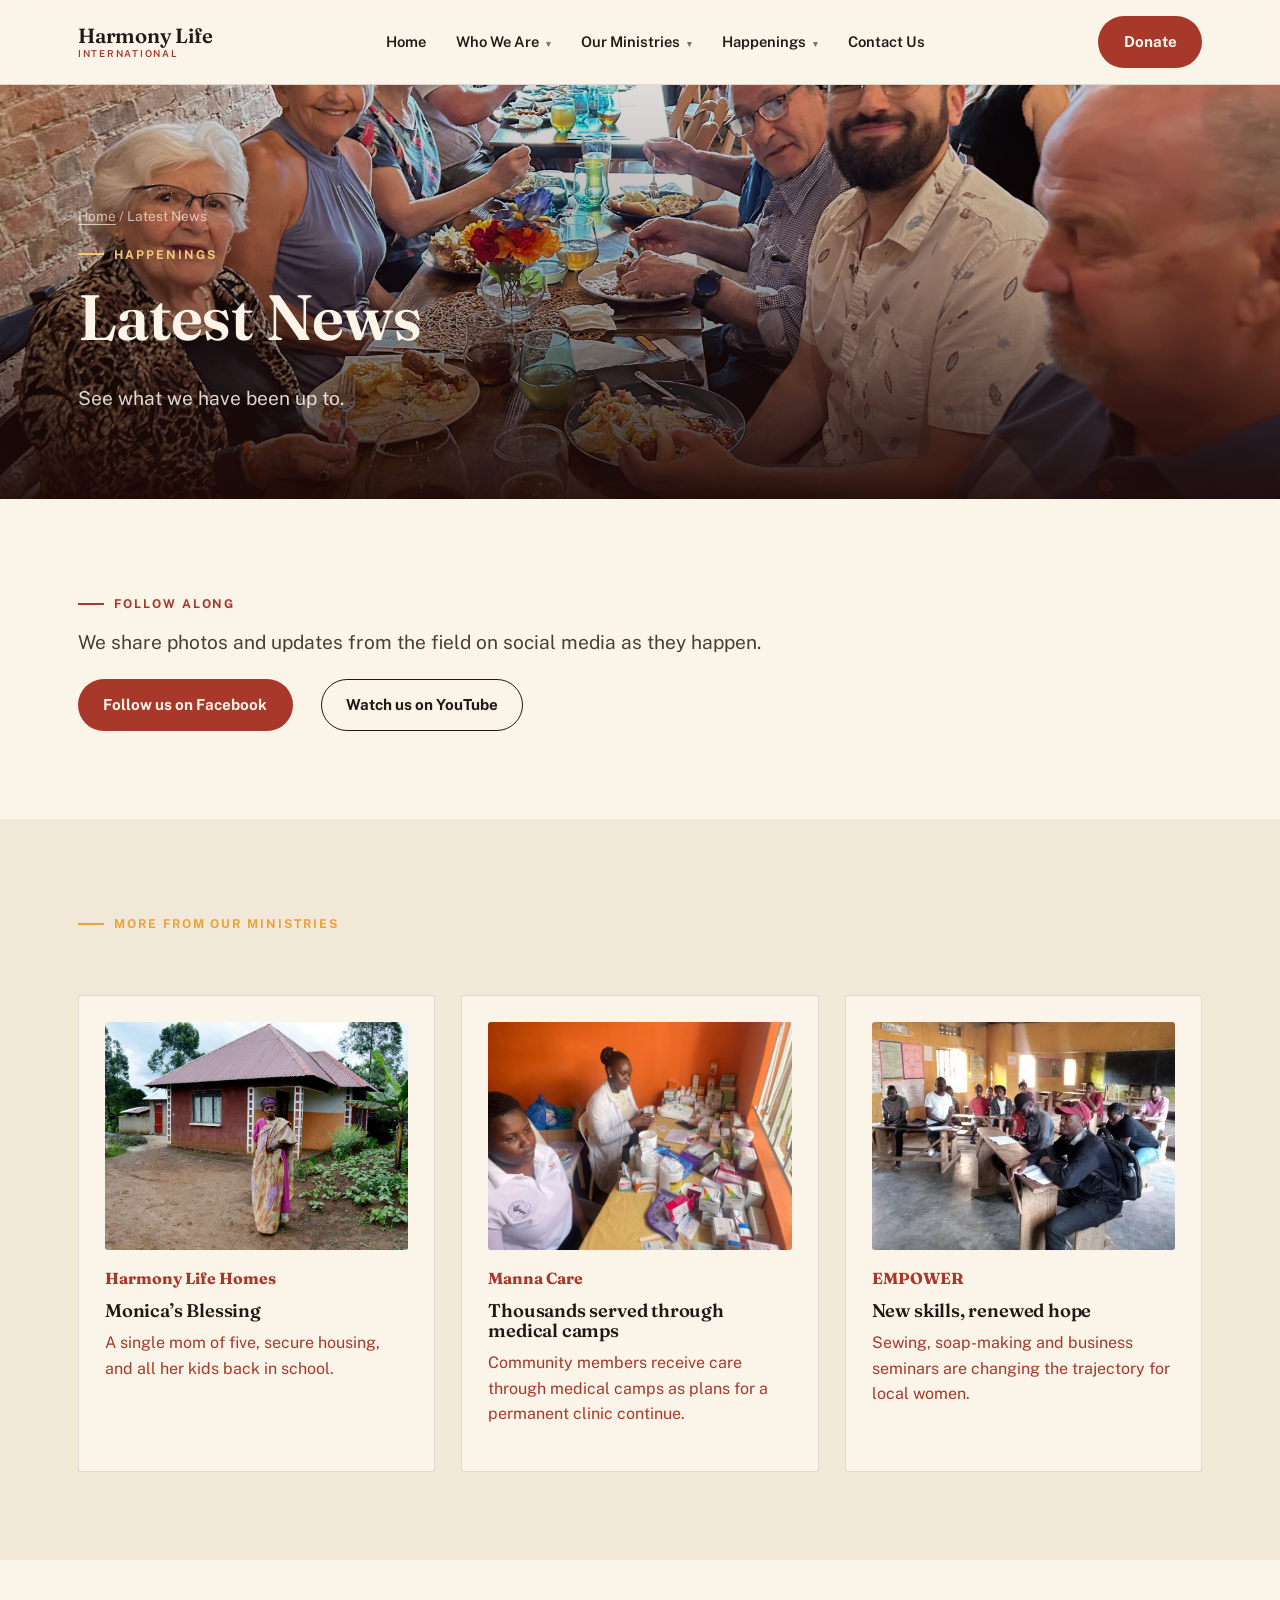
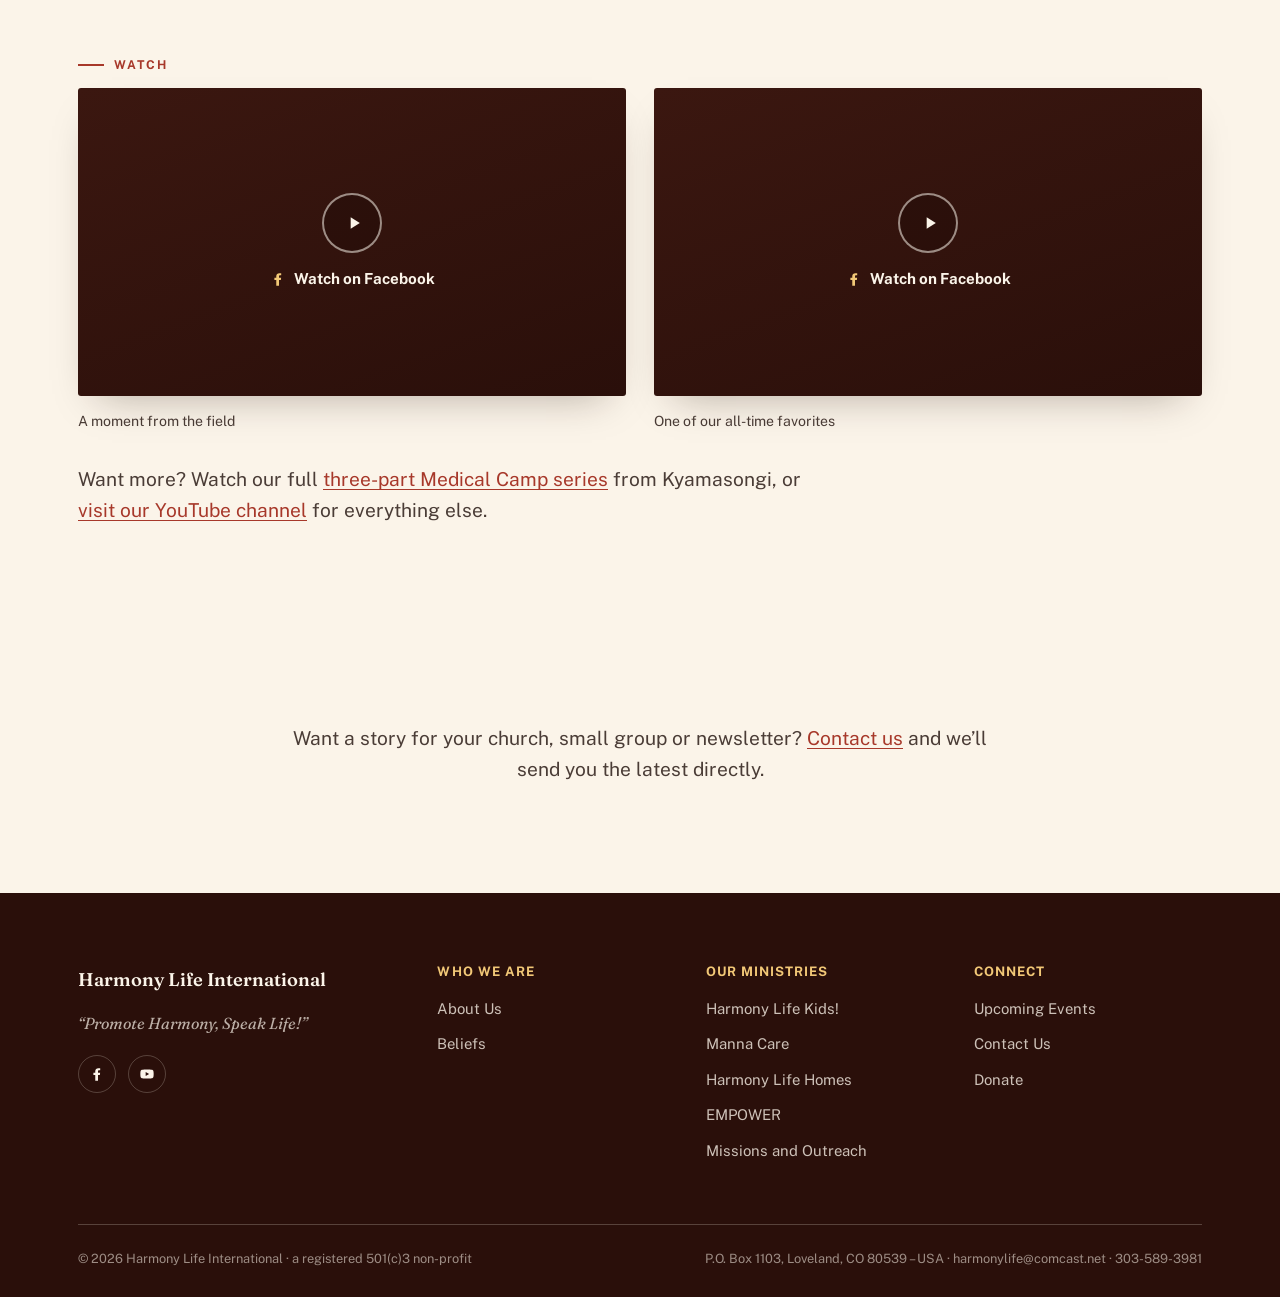
<file: news.html>
<!doctype html>
<html lang="en">
<head>
<meta charset="utf-8">
<meta name="viewport" content="width=device-width, initial-scale=1">
<title>Latest News | Harmony Life International</title>
<meta name="description" content="Read the latest news and stories from Harmony Life International's work in Fort Portal and Kampala, Uganda."><link rel="preconnect" href="https://fonts.googleapis.com">
<link rel="preconnect" href="https://fonts.gstatic.com" crossorigin>
<link href="https://fonts.googleapis.com/css2?family=Fraunces:ital,opsz,wght@0,9..144,500;0,9..144,600;1,9..144,500&family=Public+Sans:wght@400;500;600;700&display=swap" rel="stylesheet">
<link rel="stylesheet" href="css/style.css?v=12">
</head>
<body>
<header class="site-header">
  <div class="wrap">
    <a href="index.html" class="brand">
      <span class="brand-word">Harmony Life<small>International</small></span>
    </a>
    <nav class="main-nav" aria-label="Primary">
      <ul>
        <li><a href="index.html" class="top-link">Home</a></li>
        <li><a href="#" class="top-link">Who We Are <span class="caret">&#9662;</span></a>
        <ul class="dropdown"><li><a href="about.html">About Us</a></li><li><a href="beliefs.html">Beliefs</a></li></ul></li><li><a href="#" class="top-link">Our Ministries <span class="caret">&#9662;</span></a>
        <ul class="dropdown"><li><a href="kids.html">Harmony Life Kids!</a></li><li><a href="manna-care.html">Manna Care</a></li><li><a href="homes.html">Harmony Life Homes</a></li><li><a href="empower.html">EMPOWER</a></li><li><a href="missions-outreach.html">Missions and Outreach</a></li></ul></li><li><a href="#" class="top-link">Happenings <span class="caret">&#9662;</span></a>
        <ul class="dropdown"><li><a href="events.html">Upcoming Events</a></li></ul></li>
        <li><a href="contact.html" class="top-link">Contact Us</a></li>
      </ul>
    </nav>
    <div class="header-cta">
      <a href="https://www.eservicepayments.com/cgi-bin/Vanco_ver3.vps?appver3=[base64]&ver=3" class="btn btn-primary" target="_blank" rel="noopener">Donate</a>
      <button class="nav-toggle" aria-label="Open menu" aria-expanded="false">
        <svg viewBox="0 0 24 24" fill="none" stroke="currentColor" stroke-width="2"><path d="M3 6h18M3 12h18M3 18h18"/></svg>
      </button>
    </div>
  </div>
</header>
<nav class="mobile-nav" aria-label="Mobile">
  <ul><li><a href="index.html">Home</a></li><li><button class="group-toggle" aria-expanded="false">Who We Are <span class="caret">&#9662;</span></button>
        <ul class="sub-list"><li><a href="about.html">About Us</a></li><li><a href="beliefs.html">Beliefs</a></li></ul></li><li><button class="group-toggle" aria-expanded="false">Our Ministries <span class="caret">&#9662;</span></button>
        <ul class="sub-list"><li><a href="kids.html">Harmony Life Kids!</a></li><li><a href="manna-care.html">Manna Care</a></li><li><a href="homes.html">Harmony Life Homes</a></li><li><a href="empower.html">EMPOWER</a></li><li><a href="missions-outreach.html">Missions and Outreach</a></li></ul></li><li><button class="group-toggle" aria-expanded="false">Happenings <span class="caret">&#9662;</span></button>
        <ul class="sub-list"><li><a href="events.html">Upcoming Events</a></li></ul></li><li><a href="contact.html">Contact Us</a></li></ul>
  <div class="cta-row"><a href="https://www.eservicepayments.com/cgi-bin/Vanco_ver3.vps?appver3=[base64]&ver=3" class="btn btn-primary" target="_blank" rel="noopener" style="width:100%;justify-content:center;">Donate Now</a></div>
</nav>
<section class="hero hero-short" style="background-image:url('images/summer-celebration-dinner.jpeg')">
  <div class="hero-inner">
    <div class="wrap">
      <p class="hero-crumb"><a href="index.html">Home</a> / Latest News</p>
      <p class="eyebrow">Happenings</p>
      <h1 class="h-display">Latest News</h1>
      <p class="lede">See what we have been up to.</p>
      
    </div>
  </div>
</section>

<section class="on-light">
  <div class="wrap">
    <p class="eyebrow">Follow along</p>
    <p class="lede">We share photos and updates from the field on social media as they happen.</p>
    <div class="badge-row">
      <a href="https://www.facebook.com/harmonylifeintl" target="_blank" rel="noopener" class="btn btn-primary">Follow us on Facebook</a>
      <a href="https://www.youtube.com/channel/UCQIija2621qOEcQzTi9BtLw" target="_blank" rel="noopener" class="btn btn-ghost-dark">Watch us on YouTube</a>
    </div>
  </div>
</section>

<section class="bg-dim">
  <div class="wrap">
    <p class="eyebrow">More from our ministries</p>
    <div class="card-grid mt-lg">
      <a href="homes.html" class="info-card" style="text-decoration:none;display:block;">
        <img src="images/homes-finished-2.jpg" alt="Monica's new home" style="border-radius:var(--radius);margin-bottom:16px;aspect-ratio:4/3;object-fit:cover;">
        <span class="num">Harmony Life Homes</span>
        <h3>Monica&rsquo;s Blessing</h3>
        <p>A single mom of five, secure housing, and all her kids back in school.</p>
      </a>
      <a href="manna-care.html" class="info-card" style="text-decoration:none;display:block;">
        <img src="images/manna-medical-supplies.jpg" alt="A Manna Care medical camp" style="border-radius:var(--radius);margin-bottom:16px;aspect-ratio:4/3;object-fit:cover;">
        <span class="num">Manna Care</span>
        <h3>Thousands served through medical camps</h3>
        <p>Community members receive care through medical camps as plans for a permanent clinic continue.</p>
      </a>
      <a href="empower.html" class="info-card" style="text-decoration:none;display:block;">
        <img src="images/empower-business-school.jpg" alt="An EMPOWER business seminar" style="border-radius:var(--radius);margin-bottom:16px;aspect-ratio:4/3;object-fit:cover;">
        <span class="num">EMPOWER</span>
        <h3>New skills, renewed hope</h3>
        <p>Sewing, soap-making and business seminars are changing the trajectory for local women.</p>
      </a>
    </div>
  </div>
</section>

<section class="on-light">
  <div class="wrap">
    <p class="eyebrow">Watch</p>
    <div class="video-grid two-up">
      <div>
  <a href="https://www.facebook.com/share/v/14jXMEQ48Z5/" target="_blank" rel="noopener" class="video-embed video-linkcard">
    <span class="play-ic"><svg viewBox="0 0 24 24"><path d="M8 5v14l11-7Z"/></svg></span>
    <span class="linkcard-label"><svg viewBox="0 0 24 24"><path d="M13.5 22v-8.4h2.8l.4-3.3h-3.2V8.1c0-.9.3-1.6 1.7-1.6h1.6V3.5C16.5 3.4 15.3 3.3 14 3.3c-2.7 0-4.6 1.6-4.6 4.7v2.3H6.6v3.3h2.8V22Z"/></svg> Watch on Facebook</span>
  </a>
  <p class="video-caption">A moment from the field</p>
</div>
      <div>
  <a href="https://www.facebook.com/share/v/19LTb4bh1P/" target="_blank" rel="noopener" class="video-embed video-linkcard">
    <span class="play-ic"><svg viewBox="0 0 24 24"><path d="M8 5v14l11-7Z"/></svg></span>
    <span class="linkcard-label"><svg viewBox="0 0 24 24"><path d="M13.5 22v-8.4h2.8l.4-3.3h-3.2V8.1c0-.9.3-1.6 1.7-1.6h1.6V3.5C16.5 3.4 15.3 3.3 14 3.3c-2.7 0-4.6 1.6-4.6 4.7v2.3H6.6v3.3h2.8V22Z"/></svg> Watch on Facebook</span>
  </a>
  <p class="video-caption">One of our all-time favorites</p>
</div>
    </div>
    <p class="lede" style="margin-top:32px;">Want more? Watch our full <a href="manna-care.html">three-part Medical Camp series</a> from Kyamasongi, or <a href="https://www.youtube.com/channel/UCQIija2621qOEcQzTi9BtLw" target="_blank" rel="noopener">visit our YouTube channel</a> for everything else.</p>
  </div>
</section>

<section class="on-light center">
  <div class="wrap wrap-narrow">
    <p class="lede center">Want a story for your church, small group or newsletter? <a href="contact.html">Contact us</a> and we&rsquo;ll send you the latest directly.</p>
  </div>
</section>
<footer class="site-footer">
  <div class="wrap">
    <div class="footer-grid">
      <div>
        <div class="footer-brand"><span>Harmony Life International</span></div>
        <p class="footer-tagline">&ldquo;Promote Harmony, Speak Life!&rdquo;</p>
        <div class="footer-social">
          <a href="https://www.facebook.com/harmonylifeintl" target="_blank" rel="noopener" aria-label="Facebook"><svg viewBox="0 0 24 24"><path d="M13.5 22v-8.4h2.8l.4-3.3h-3.2V8.1c0-.9.3-1.6 1.7-1.6h1.6V3.5C16.5 3.4 15.3 3.3 14 3.3c-2.7 0-4.6 1.6-4.6 4.7v2.3H6.6v3.3h2.8V22Z"/></svg></a>
          <a href="https://www.youtube.com/channel/UCQIija2621qOEcQzTi9BtLw" target="_blank" rel="noopener" aria-label="YouTube"><svg viewBox="0 0 24 24"><path d="M21.6 7.6a2.7 2.7 0 0 0-1.9-1.9C18 5.2 12 5.2 12 5.2s-6 0-7.7.5A2.7 2.7 0 0 0 2.4 7.6 28 28 0 0 0 2 12a28 28 0 0 0 .4 4.4 2.7 2.7 0 0 0 1.9 1.9c1.7.5 7.7.5 7.7.5s6 0 7.7-.5a2.7 2.7 0 0 0 1.9-1.9A28 28 0 0 0 22 12a28 28 0 0 0-.4-4.4ZM10 15V9l5.2 3Z"/></svg></a>
        </div>
      </div>
      <div>
        <h4>Who We Are</h4>
        <ul>
          <li><a href="about.html">About Us</a></li>

          <li><a href="beliefs.html">Beliefs</a></li>
        </ul>
      </div>
      <div>
        <h4>Our Ministries</h4>
        <ul>
          <li><a href="kids.html">Harmony Life Kids!</a></li>
          <li><a href="manna-care.html">Manna Care</a></li>
          <li><a href="homes.html">Harmony Life Homes</a></li>
          <li><a href="empower.html">EMPOWER</a></li>


          <li><a href="missions-outreach.html">Missions and Outreach</a></li>
        </ul>
      </div>
      <div>
        <h4>Connect</h4>
        <ul>

          <li><a href="events.html">Upcoming Events</a></li>
          <li><a href="contact.html">Contact Us</a></li>
          <li><a href="https://www.eservicepayments.com/cgi-bin/Vanco_ver3.vps?appver3=[base64]&ver=3" target="_blank" rel="noopener">Donate</a></li>
        </ul>
      </div>
    </div>
    <div class="footer-bottom">
      <span>&copy; <span id="year">2026</span> Harmony Life International &middot; a registered 501(c)3 non-profit</span>
      <span>P.O. Box 1103, Loveland, CO 80539 &ndash; USA &middot; harmonylife@comcast.net &middot; 303-589-3981</span>
    </div>
  </div>
</footer>
<script src="js/main.js?v=11"></script>
</body>
</html>
</file>
<file: css/style.css>
/* ==========================================================================
   Harmony Life International — design tokens
   ========================================================================== */
:root{
  /* color */
  --ink:        #211714;   /* warm charcoal-clay, primary text */
  --ink-soft:   #4a3c36;
  --paper:      #FBF4E9;   /* sun-bleached cotton canvas */
  --paper-dim:  #F2E8D8;
  --brick:      #A7382A;   /* terracotta — primary brand red */
  --brick-dark: #872C21;
  --gold:       #E8A33D;   /* sunrise gold */
  --gold-soft:  #F2C877;
  --clay:       #3B1710;   /* deep clay-maroon — dark sections / scrims */
  --clay-2:     #2A0F0A;
  --green:      #57724A;   /* savanna green — place/growth accent */
  --green-soft: #7C9A6C;
  --line:       rgba(33,23,20,0.12);
  --line-on-dark: rgba(251,244,233,0.22);

  /* type */
  --display: "Fraunces", "Iowan Old Style", Georgia, serif;
  --body:    "Public Sans", -apple-system, "Segoe UI", Helvetica, Arial, sans-serif;

  /* layout */
  --wrap: 1180px;
  --wrap-narrow: 760px;
  --radius: 3px;
  --shadow: 0 18px 40px -20px rgba(33,17,10,0.35);
}

/* ==========================================================================
   Reset / base
   ========================================================================== */
*, *::before, *::after{ box-sizing: border-box; }
html{ scroll-behavior: smooth; }
@media (prefers-reduced-motion: reduce){
  html{ scroll-behavior: auto; }
  *, *::before, *::after{ animation-duration: 0.01ms !important; animation-iteration-count: 1 !important; transition-duration: 0.01ms !important; scroll-behavior: auto !important; }
}
body{
  margin: 0;
  background: var(--paper);
  color: var(--ink);
  font-family: var(--body);
  font-size: 16px;
  line-height: 1.6;
  -webkit-font-smoothing: antialiased;
}
img{ max-width: 100%; display: block; }
a{ color: var(--brick); text-decoration-thickness: 1px; text-underline-offset: 3px; }
a:not([class]):hover{ color: var(--brick-dark); }
h1,h2,h3,h4{
  font-family: var(--display);
  color: var(--ink);
  line-height: 1.08;
  margin: 0 0 0.5em;
  font-weight: 600;
  letter-spacing: -0.01em;
}
p{ margin: 0 0 1.1em; }
ul{ margin: 0 0 1.1em; padding-left: 1.2em; }
:focus-visible{ outline: 3px solid var(--gold); outline-offset: 2px; }

.wrap{ max-width: var(--wrap); margin: 0 auto; padding: 0 28px; }
.wrap-narrow{ max-width: var(--wrap-narrow); margin: 0 auto; padding: 0 28px; }

.eyebrow{
  display: inline-flex; align-items: center; gap: 10px;
  font-family: var(--body); font-weight: 700; font-size: 0.76rem;
  letter-spacing: 0.16em; text-transform: uppercase;
  color: var(--gold);
}
.eyebrow::before{ content:""; width: 26px; height: 2px; background: var(--gold); display:block; }
.on-light .eyebrow{ color: var(--brick); }
.on-light .eyebrow::before{ background: var(--brick); }

.h-display{ font-size: clamp(2.4rem, 5vw, 4.1rem); }
.h-section{ font-size: clamp(1.9rem, 3.2vw, 2.7rem); }
.lede{ font-size: 1.2rem; color: var(--ink-soft); max-width: 62ch; }

/* buttons */
.btn{
  display: inline-flex; align-items: center; gap: 10px;
  font-family: var(--body); font-weight: 700; font-size: 0.95rem;
  padding: 0.85em 1.6em; border-radius: 999px;
  border: 1px solid transparent; cursor: pointer;
  text-decoration: none; white-space: nowrap;
  transition: transform 0.18s ease, background 0.18s ease, color 0.18s ease, border-color 0.18s ease;
}
.btn:hover{ transform: translateY(-1px); }
.btn-primary{ background: var(--brick); color: var(--paper); }
.btn-primary:hover{ background: var(--brick-dark); color: var(--paper); }
.btn-ghost-light{ border-color: rgba(251,244,233,0.55); color: var(--paper); }
.btn-ghost-light:hover{ background: rgba(251,244,233,0.12); color: var(--paper); }
.btn-ghost-dark{ border-color: var(--ink); color: var(--ink); }
.btn-ghost-dark:hover{ background: var(--ink); color: var(--paper); }
.btn-gold{ background: var(--gold); color: var(--clay); }
.btn-gold:hover{ background: var(--gold-soft); color: var(--clay); }

/* ==========================================================================
   Header
   ========================================================================== */
.site-header{
  position: sticky; top: 0; z-index: 60;
  background: rgba(251,244,233,0.92);
  backdrop-filter: saturate(140%) blur(8px);
  border-bottom: 1px solid var(--line);
}
.site-header .wrap{ display:flex; align-items:center; justify-content:space-between; height: 84px; gap: 24px; }
.brand{ display:flex; align-items:center; gap: 12px; text-decoration:none; color: var(--ink); flex-shrink:0; }
.brand svg{ width: 42px; height: 42px; flex-shrink:0; }
.brand-word{ font-family: var(--display); font-weight: 600; font-size: 1.28rem; line-height:1.05; letter-spacing: -0.01em; }
.brand-word small{ display:block; font-family: var(--body); font-weight:600; font-size: 0.6rem; letter-spacing: 0.18em; text-transform: uppercase; color: var(--brick); margin-top: 2px; }

.main-nav{ display:flex; align-items:center; gap: 6px; }
.main-nav > ul{ display:flex; align-items:center; gap: 2px; list-style:none; margin:0; padding:0; }
.main-nav > ul > li{ position: relative; }
.main-nav a.top-link{
  display:block; padding: 10px 14px; color: var(--ink); text-decoration:none;
  font-weight: 600; font-size: 0.92rem; border-radius: 999px;
}
.main-nav a.top-link:hover, .main-nav li:hover > a.top-link, .main-nav li.open > a.top-link{ background: var(--paper-dim); color: var(--brick); }
.main-nav .caret{ font-size: 0.6em; margin-left: 4px; opacity: 0.6; }

.dropdown{
  position: absolute; top: 100%; left: 0; min-width: 230px;
  background: var(--paper); border: 1px solid var(--line); border-radius: var(--radius);
  box-shadow: var(--shadow); padding: 8px; list-style:none; margin: 6px 0 0;
  opacity:0; visibility:hidden; transform: translateY(4px);
  transition: opacity 0.15s ease, transform 0.15s ease, visibility 0.15s ease;
}
.main-nav li:hover .dropdown, .main-nav li.open .dropdown{ opacity:1; visibility:visible; transform: translateY(0); }
.dropdown a{
  display:block; padding: 9px 12px; border-radius: 4px; color: var(--ink);
  text-decoration:none; font-size: 0.9rem; font-weight: 500;
}
.dropdown a:hover{ background: var(--paper-dim); color: var(--brick); }

.header-cta{ display:flex; align-items:center; gap: 14px; flex-shrink:0; }
.nav-toggle{ display:none; }
.mobile-nav{ display:none; }

@media (max-width: 980px){
  .site-header .wrap{ height: 72px; }
  .main-nav{ display:none; }
  .header-cta .btn-primary{ padding: 0.7em 1.2em; font-size: 0.88rem; }
  .nav-toggle{
    display:flex; align-items:center; justify-content:center;
    width: 44px; height: 44px; border-radius: 999px; border: 1px solid var(--line);
    background: transparent; cursor:pointer;
  }
  .nav-toggle svg{ width: 20px; height: 20px; }

  .mobile-nav{
    display:none; position: fixed; top: 72px; right: 0; bottom: 0; left: 0; z-index: 55;
    background: var(--paper); overflow-y: auto; padding: 8px 0 40px;
  }
  .mobile-nav.open{ display:block; }
  .mobile-nav ul{ list-style:none; margin:0; padding:0 8px; }
  .mobile-nav > ul > li{ border-bottom: 1px solid var(--line); }
  .mobile-nav a{ display:block; padding: 16px 20px; color: var(--ink); text-decoration:none; font-weight:600; font-family: var(--display); font-size: 1.15rem; }
  .mobile-nav .sub-list{ padding-left: 16px; display:none; }
  .mobile-nav .sub-list.open{ display:block; }
  .mobile-nav .sub-list a{ font-family: var(--body); font-size: 0.98rem; font-weight:500; padding: 12px 20px; }
  .mobile-nav .group-toggle{
    display:flex; align-items:center; justify-content:space-between; width:100%;
    background:none; border:0; text-align:left; cursor:pointer;
    padding: 16px 20px; color: var(--ink); font-family: var(--display); font-size: 1.15rem; font-weight:600;
  }
  .mobile-nav .group-toggle .caret{ font-size: 0.7em; opacity:0.6; flex-shrink:0; margin-left: 12px; }
  .mobile-nav .cta-row{ padding: 22px 20px 0; }
  .mobile-nav .cta-row .btn{
    font-family: var(--body); font-size: 0.95rem; font-weight:700; color: var(--paper); padding: 0.85em 1.6em;
  }
}

/* ==========================================================================
   Hero
   ========================================================================== */
.hero{
  position: relative; color: var(--paper);
  min-height: 78vh;
  background-size: cover; background-position: center;
  overflow: hidden;
}
.hero.hero-short{ min-height: 46vh; }
.hero.kids-hero{ min-height:clamp(560px,72vh,820px); background-position:center top; }
.hero.about-hero{
  display:grid; grid-template-columns: 1fr 1fr; min-height: 450px;
  background: var(--clay);
}
.hero.about-hero::after{ display:none; }
.about-hero .hero-inner{
  position:relative; inset:auto; grid-column:1; grid-row:1;
  display:flex; align-items:center; padding:48px 0;
}
.about-hero .hero-inner .wrap{ width:100%; max-width:none; margin:0; padding:0 clamp(28px, 6vw, 80px); }
.about-hero .about-hero-photo{
  grid-column:2; grid-row:1; min-height:450px;
  display:flex; flex-direction:column; align-items:center; justify-content:center; gap:14px;
  padding:28px clamp(16px, 3vw, 40px);
  background:#211714;
}
.about-hero-photo img{ display:block; width:100%; height:auto; max-height:520px; object-fit:contain; }
.about-hero-caption{ max-width:48ch; margin:0; color:rgba(251,244,233,0.78); font-size:0.86rem; line-height:1.5; text-align:center; }
.hero::after{
  content:""; position:absolute; inset:0;
  background: linear-gradient(180deg, rgba(43,15,10,0.15) 0%, rgba(43,15,10,0.35) 45%, rgba(30,10,7,0.92) 100%);
}
.hero-inner{ position: absolute; left:0; right:0; bottom:0; z-index: 2; padding: 90px 0 64px; box-sizing: border-box; }
.hero .eyebrow{ color: var(--gold-soft); margin-bottom: 18px; }
.hero .eyebrow::before{ background: var(--gold-soft); }
.hero h1{ color: var(--paper); max-width: 15ch; }
.hero .lede{ color: rgba(251,244,233,0.88); margin-top: 14px; }
.hero-actions{ display:flex; gap: 14px; flex-wrap:wrap; margin-top: 30px; }
.hero-crumb{ position:relative; z-index:2; font-size: 0.85rem; color: rgba(251,244,233,0.7); margin-bottom: 10px; }
.hero-crumb a{ color: rgba(251,244,233,0.7); }
@media (max-width: 860px){
  .hero.about-hero{ grid-template-columns:1fr; min-height:0; }
  .about-hero .about-hero-photo{ grid-column:1; grid-row:1; min-height:0; height:auto; padding:18px 22px 24px; }
  .about-hero-photo img{ max-height:300px; }
  .about-hero .hero-inner{ grid-column:1; grid-row:2; padding:38px 0 42px; }
}

/* hero entrance */
@keyframes hero-rise{ from{ opacity:0; transform: translateY(22px); } to{ opacity:1; transform: translateY(0); } }
.hero-crumb, .hero .eyebrow, .hero h1, .hero .lede, .hero-actions{
  opacity:0; animation: hero-rise 0.9s cubic-bezier(.16,1,.3,1) forwards;
}
.hero-crumb{ animation-delay: 0.05s; }
.hero .eyebrow{ animation-delay: 0.15s; }
.hero h1{ animation-delay: 0.28s; }
.hero .lede{ animation-delay: 0.46s; }
.hero-actions{ animation-delay: 0.6s; }

/* scroll-triggered staggered reveal, used for the ledger + stat bands */
.reveal-stagger > *{
  opacity:0; transform: translateY(16px);
  transition: opacity 0.8s cubic-bezier(.16,1,.3,1), transform 0.8s cubic-bezier(.16,1,.3,1);
}
.reveal-stagger.in-view > *{ opacity:1; transform: translateY(0); }
.reveal-stagger > *:nth-child(1){ transition-delay: 0.05s; }
.reveal-stagger > *:nth-child(2){ transition-delay: 0.2s; }
.reveal-stagger > *:nth-child(3){ transition-delay: 0.35s; }
.reveal-stagger > *:nth-child(4){ transition-delay: 0.5s; }
.reveal-stagger > *:nth-child(5){ transition-delay: 0.65s; }
.reveal-stagger > *:nth-child(6){ transition-delay: 0.8s; }

/* ==========================================================================
   Ledger strip — signature element
   ========================================================================== */
.ledger{
  background: var(--clay); border-bottom: 1px solid var(--line-on-dark);
}
.ledger-row{
  display:grid; grid-template-columns: repeat(auto-fit, minmax(220px, 1fr));
  overflow-x: auto;
}
.ledger-item{ position: relative; padding: 30px 26px; }
.ledger-item::before{
  content:""; position:absolute; top:0; left:0; right:0; height:1px;
  background-image: repeating-linear-gradient(90deg, rgba(251,244,233,0.32) 0 1.5px, transparent 1.5px 11px);
}
.ledger-item:not(:first-child)::after{
  content:""; position:absolute; top:0; bottom:0; left:0; width:1px;
  background-image: repeating-linear-gradient(180deg, rgba(251,244,233,0.32) 0 1.5px, transparent 1.5px 11px);
}
.ledger-amount{ font-family: var(--display); font-weight: 600; font-size: 1.9rem; color: var(--gold-soft); font-variant-numeric: tabular-nums; }
.ledger-desc{ color: rgba(251,244,233,0.82); font-size: 0.92rem; margin-top: 4px; }
@media (max-width: 900px){
  .ledger-row{ grid-template-columns: repeat(2, 1fr); overflow-x: visible; }
  .ledger-item:nth-child(3)::after{ display:none; }
}

/* ==========================================================================
   Sections
   ========================================================================== */
section{ padding: 88px 0; }
.section-tight{ padding: 56px 0; }
.section-head{ max-width: 62ch; margin-bottom: 44px; }
.section-head .eyebrow{ margin-bottom: 14px; }
.bg-clay{ background: var(--clay); color: var(--paper); }
.bg-clay h2, .bg-clay h3{ color: var(--paper); }
.bg-clay .lede{ color: rgba(251,244,233,0.82); }
.bg-dim{ background: var(--paper-dim); }
.divider-gold{ height:2px; width: 64px; background: var(--gold); border:0; margin: 0 0 22px; }

/* pull quote */
.pull{
  font-family: var(--display); font-style: italic; font-weight: 500;
  font-size: clamp(1.3rem, 2.4vw, 1.7rem); line-height: 1.4; color: var(--ink);
  max-width: 46ch;
}
.pull cite{ display:block; font-style: normal; font-family: var(--body); font-size: 0.82rem; color: var(--brick); font-weight:700; letter-spacing: 0.05em; text-transform: uppercase; margin-top: 16px; }
.bg-clay .pull{ color: var(--paper); }
.bg-clay .pull cite{ color: var(--gold-soft); }

/* alternate, quieter section intro: eyebrow + a serif statement line instead of a repeated h2 */
.statement{
  font-family: var(--display); font-weight:500; font-size: clamp(1.35rem, 2.6vw, 1.9rem);
  line-height: 1.35; color: var(--ink); max-width: 50ch;
}
.bg-clay .statement{ color: var(--paper); }
.kicker{
  font-family: var(--body); font-weight:700; font-size: 1.05rem; color: var(--ink);
  margin: 0 0 10px;
}
.bg-clay .kicker{ color: var(--paper); }

/* single-figure stat card (used where a full 4-up ledger would be sparse) */
.stat-card{
  display:inline-flex; align-items:baseline; gap: 16px; flex-wrap:wrap; justify-content:center;
  background: var(--paper); border: 1px solid var(--line); border-radius: var(--radius);
  padding: 24px 34px; box-shadow: var(--shadow); max-width: 90%;
}
.stat-card .num{ font-family: var(--display); font-weight:600; font-size: 2.3rem; color: var(--brick); font-variant-numeric: tabular-nums; white-space:nowrap; }
.stat-card .txt{ font-size: 0.95rem; color: var(--ink-soft); max-width: 30ch; text-align:left; }

/* small photo + quote pairing */
.quote-block{ display:flex; gap: 30px; align-items:center; flex-wrap:wrap; }
.quote-block img{ width:180px; height:180px; object-fit:cover; border-radius: var(--radius); flex-shrink:0; box-shadow: var(--shadow); }
.quote-block .pull{ margin:0; }
@media (max-width: 560px){ .quote-block{ justify-content:center; text-align:center; } .quote-block .pull{ margin:0 auto; } }

/* ==========================================================================
   Ministries grid (editorial, asymmetric)
   ========================================================================== */
.ministries-grid{
  display:grid; grid-template-columns: repeat(6, 1fr); gap: 18px;
}
.m-card{
  position:relative; overflow:hidden; border-radius: var(--radius);
  color: var(--paper); text-decoration:none; display:flex; flex-direction:column;
  justify-content:flex-end; min-height: 260px; background-size:cover; background-position:center;
  grid-column: span 2;
}
.m-card.m-feature{ grid-column: span 4; min-height: 420px; }
.m-card::after{ content:""; position:absolute; inset:0; background: linear-gradient(180deg, rgba(43,15,10,0) 30%, rgba(30,10,7,0.88) 100%); transition: background 0.25s ease; }
.m-card:hover::after{ background: linear-gradient(180deg, rgba(167,56,42,0.15) 0%, rgba(30,10,7,0.92) 100%); }
.m-card-body{ position:relative; z-index:2; padding: 22px; }
.m-card h3{ color: var(--paper); font-size: 1.28rem; margin-bottom: 6px; }
.m-feature h3{ font-size: 1.9rem; }
.m-card p{ color: rgba(251,244,233,0.85); font-size: 0.92rem; margin: 0; }
.m-card .tag{ font-size: 0.72rem; font-weight:700; letter-spacing:0.12em; text-transform:uppercase; color: var(--gold-soft); display:block; margin-bottom: 8px; }
@media (max-width: 900px){
  .ministries-grid{ grid-template-columns: repeat(2, 1fr); }
  .m-card, .m-card.m-feature{ grid-column: span 2; min-height: 260px; }
}
@media (max-width: 560px){
  .ministries-grid{ grid-template-columns: 1fr; }
  .m-card, .m-card.m-feature{ grid-column: span 1; }
}

/* ==========================================================================
   Steps timeline (vertical, connected, staggered reveal)
   ========================================================================== */
.steps-timeline{ max-width: 620px; margin: 0 auto; }
.step{ position:relative; display:flex; gap: 26px; padding-bottom: 50px; }
.step:last-child{ padding-bottom: 0; }
.step::before{
  content:""; position:absolute; left: 25px; top: 52px; width: 2px; height: calc(100% - 52px);
  background: repeating-linear-gradient(to bottom, var(--brick) 0 5px, transparent 5px 11px);
}
.step:last-child::before{ display:none; }
.step-marker{
  position:relative; z-index:2; flex-shrink:0;
  width: 52px; height: 52px; border-radius: 50%;
  background: var(--clay); color: var(--gold-soft);
  display:flex; align-items:center; justify-content:center;
  font-family: var(--display); font-weight:600; font-size: 1.05rem;
  box-shadow: 0 0 0 6px var(--paper);
}
.bg-dim .step-marker{ box-shadow: 0 0 0 6px var(--paper-dim); }
.step-body{ padding-top: 9px; }
.step-body h3{ font-size: 1.22rem; margin-bottom: 6px; }
.step-body p{ color: var(--ink-soft); margin: 0; }
@media (max-width: 560px){
  .step{ gap: 18px; padding-bottom: 38px; }
  .step-marker{ width: 44px; height: 44px; font-size: 0.95rem; }
  .step::before{ left: 21px; top: 44px; }
}

/* ==========================================================================
   Uganda map — scroll-scrubbed zoom from world to Africa to Uganda
   ========================================================================== */
/* let the map run to the section's own edge instead of leaving a dead strip of
   plain background color below it before the next section's color begins */
.map-section{ padding-bottom: 0; }
.map-scrub{ position: relative; height: 235vh; }
.map-sticky{
  position: sticky; top: 84px; height: calc(100vh - 84px);
  display: flex; align-items: center; justify-content: center;
  overflow: hidden;
}
.map-stage{ position: relative; width: 100%; height: 100%; }
.map-svg{ position:absolute; inset:0; width:100%; height:100%; overflow: hidden; }
.countries{ will-change: transform; }

.country{ fill: rgba(251,244,233,0.05); stroke: rgba(251,244,233,0.28); stroke-width: 1; stroke-linejoin: round; vector-effect: non-scaling-stroke; }
.country-africa{ stroke: rgba(251,244,233,0.42); }
.country-uganda{ stroke: var(--gold-soft); }
.country-uganda-highlight{
  fill: var(--gold); fill-opacity: 0.22; stroke: var(--gold); stroke-width: 1.6;
  opacity: 0; pointer-events: none;
}

.map-marker-layer{ position:absolute; inset:0; pointer-events:none; }
.map-marker{
  position:absolute; left:0; top:0; will-change: transform;
  opacity: 0; transition: opacity .25s ease;
}
.marker-star{
  position:absolute; left:0; top:0; width: 18px; height: 18px; display:block; opacity:0;
  transform: translate(-50%,-50%) scale(0.3); transform-origin: 50% 50%;
  transition: transform .5s cubic-bezier(.34,1.56,.64,1), opacity .35s ease;
  filter: drop-shadow(0 2px 6px rgba(19,10,6,0.5));
}
.marker-star svg{ width:100%; height:100%; fill: var(--gold); stroke: var(--paper); stroke-width: 0.8; }
.map-marker.is-visible{ opacity: 1; }
.map-marker.is-visible .marker-star{ opacity:1; transform: translate(-50%,-50%) scale(1); }
.marker-label{
  position:absolute; top:0; white-space: nowrap;
  font-family: var(--body); font-weight:600; font-size: 14px; color: var(--paper);
  text-shadow: 0 1px 4px rgba(19,10,6,0.65);
}
/* labels splay diagonally away from each other so they never collide when the two
   cities are close together on screen at looser zoom levels */
.marker-fortportal .marker-label{ top: auto; right: 12px; bottom: 9px; text-align: right; }
.marker-kampala .marker-label{ top: 9px; left: 12px; text-align: left; }

.map-uganda-label{
  position:absolute; left:0; top:0; will-change: transform; opacity: 0;
  display:flex; flex-direction:column; align-items:center; gap: 7px;
}
.map-uganda-label .label-text{
  font-family: var(--display); font-weight:600; font-style: italic; font-size: 36px;
  letter-spacing: 0.03em; color: var(--gold-soft); white-space: nowrap;
  text-shadow: 0 1px 3px rgba(19,10,6,0.75), 0 10px 26px rgba(19,10,6,0.4);
}
.map-uganda-label .label-rule{
  width: 52px; height: 2px; background: var(--gold-soft); opacity: 0.85;
}
@media (max-width: 720px){
  .map-uganda-label .label-text{ font-size: 26px; }
  .map-uganda-label .label-rule{ width: 40px; }
}

@media (max-width: 720px){
  .map-scrub{ height: 210vh; }
}
@media (max-width: 480px){
  .map-scrub{ height: 190vh; }
}

@media (prefers-reduced-motion: reduce){
  .map-scrub{ height: auto; }
  .map-sticky{ position: static; height: 70vh; min-height: 420px; padding: 20px 0; }
}

/* ==========================================================================
   Video embeds
   ========================================================================== */
.video-grid{ display:grid; grid-template-columns: repeat(3, 1fr); gap: 28px; }
.video-grid.two-up{ grid-template-columns: repeat(2, 1fr); }
@media (max-width: 860px){ .video-grid, .video-grid.two-up{ grid-template-columns: 1fr; } }
.video-embed{
  position:relative; width:100%; aspect-ratio: 16/9; overflow:hidden;
  border-radius: var(--radius); box-shadow: var(--shadow); background: var(--clay-2);
}
.video-embed iframe{ position:absolute; inset:0; width:100%; height:100%; border:0; }
.video-caption{ margin: 14px 0 0; font-size: 0.88rem; color: var(--ink-soft); }
.video-caption strong{ color: var(--ink); font-family: var(--display); font-weight:600; }
.bg-dim .video-caption, .bg-clay .video-caption{ color: rgba(251,244,233,0.75); }
.bg-clay .video-caption strong{ color: var(--paper); }

.video-linkcard{
  display:flex; flex-direction:column; align-items:center; justify-content:center; gap: 14px;
  color: var(--paper); text-decoration:none; text-align:center; padding: 24px;
  background: linear-gradient(160deg, var(--clay) 0%, var(--clay-2) 100%);
  background-size: cover; background-position: center;
  transition: transform 0.2s ease;
}
.video-linkcard.has-thumb{ position:relative; }
.video-linkcard.has-thumb::before{
  content:""; position:absolute; inset:0;
  background: linear-gradient(180deg, rgba(43,15,10,0.25) 0%, rgba(30,10,7,0.82) 100%);
}
.video-linkcard.has-thumb > *{ position:relative; z-index:1; }
.video-linkcard:hover{ transform: scale(1.015); color: var(--paper); }
.video-linkcard .play-ic{
  width: 60px; height: 60px; border-radius: 50%; flex-shrink:0;
  border: 2px solid rgba(251,244,233,0.55);
  background: rgba(30,10,7,0.35);
  display:flex; align-items:center; justify-content:center;
}
.video-linkcard .play-ic svg{ width: 20px; height: 20px; fill: var(--paper); margin-left: 3px; }
.video-linkcard .linkcard-label{ display:flex; align-items:center; gap: 8px; font-weight:700; font-size: 0.95rem; }
.video-linkcard .linkcard-label svg{ width: 16px; height: 16px; fill: var(--gold-soft); }

/* ==========================================================================
   Content blocks (image + text alternating)
   ========================================================================== */
.split{ display:grid; grid-template-columns: 1fr 1fr; gap: 56px; align-items:center; }
.split.reverse .split-media{ order:2; }
.split-media img{ border-radius: var(--radius); box-shadow: var(--shadow); width:100%; height:100%; object-fit:cover; }
.split-media.short img{ aspect-ratio: 4/3; }
.bed-photo-gallery{ display:grid; grid-template-columns:repeat(2,minmax(0,1fr)); gap:14px; align-items:center; }
.bed-photo-gallery img{ display:block; height:auto; aspect-ratio:auto; object-fit:contain; }
.split-media .kids-feature-photo{ object-position:center 22%; }
.farm-photo{ overflow:hidden; border-radius:var(--radius); }
.farm-photo img{ transform:scale(1.28); transform-origin:5% 42%; }
.farm-food-gallery{ display:grid; grid-template-columns:repeat(2,minmax(0,1fr)); gap:14px; margin-top:28px; max-width:820px; margin-left:auto; margin-right:auto; }
.farm-food-gallery img{ display:block; width:100%; height:auto; aspect-ratio:auto; object-fit:contain; border-radius:var(--radius); }
@media (max-width: 860px){
  .split-media.thin-mobile img{ aspect-ratio: 16/9; }
}
@media (max-width: 560px){ .farm-food-gallery{ grid-template-columns:1fr; } }
@media (max-width: 860px){
  .split, .split.reverse{ grid-template-columns: 1fr; gap: 30px; }
  .split.reverse .split-media{ order: 0; }
}

.card-grid{ display:grid; grid-template-columns: repeat(3, 1fr); gap: 26px; }
@media (max-width: 860px){ .card-grid{ grid-template-columns: repeat(2, 1fr); } }
@media (max-width: 560px){ .card-grid{ grid-template-columns: 1fr; } }
.info-card{ background: var(--paper); border: 1px solid var(--line); border-radius: var(--radius); padding: 26px; }
.info-card h3{ font-size: 1.15rem; }
.info-card .num{ font-family: var(--display); font-size: 1rem; color: var(--brick); font-weight:700; margin-bottom: 10px; display:block; }

/* numbered variant: a small index number up top, plus a large low-opacity numeral
   watermarked into the background — used for cards that are actually 1/2/3 in a sequence */
.info-card.numbered{ position:relative; overflow:hidden; }
.info-card.numbered .num{ position:relative; z-index:1; }
.info-card.numbered::before{
  content: attr(data-num);
  position:absolute; top:-0.28em; right:0.06em;
  font-family: var(--display); font-weight:700; font-size:6.5rem; line-height:1;
  color: var(--brick); opacity:0.09;
  z-index:0; pointer-events:none; user-select:none;
}
.info-card.numbered h3, .info-card.numbered p, .info-card.numbered a{ position:relative; z-index:1; }

.stat-band{ display:grid; grid-template-columns: repeat(4,1fr); gap: 30px; text-align:center; }
.stat{ }
.stat .fig{ font-family: var(--display); font-size: clamp(1.8rem,3vw,2.6rem); color: var(--gold-soft); font-variant-numeric: tabular-nums; }
.stat .lbl{ font-size: 0.85rem; color: rgba(251,244,233,0.78); margin-top: 6px; }
@media (max-width: 760px){ .stat-band{ grid-template-columns: repeat(2,1fr); row-gap: 34px; } }

.photo-grid{ display:grid; grid-template-columns: repeat(4,1fr); gap: 14px; }
.photo-grid img{ border-radius: var(--radius); aspect-ratio: 3/4; object-fit:cover; width:100%; }
.photo-grid .wide{ grid-column: span 2; aspect-ratio: 3/2; }
.missions-outreach-page .photo-grid .elephant-photo{ grid-column:span 2; height:auto; aspect-ratio:auto; object-fit:contain; object-position:center; }
.photo-grid .steve-photo{ grid-column: 1 / -1; aspect-ratio: 16/9; }

.missions-outreach-page .photo-grid img{ object-fit:cover; }
.missions-outreach-page .photo-grid .community-circle-photo,
.missions-outreach-page .photo-grid .steve-photo{
  object-fit: contain;
  width: 100%;
  height: auto;
  aspect-ratio: auto;
  background: none;
  padding: 0;
}
.missions-outreach-page .photo-grid .community-circle-photo{ object-position: center center; grid-column: span 3; }
.missions-outreach-page .photo-grid .steve-photo{ object-position: center center; grid-column: auto; }
.missions-outreach-page .photo-grid .mission-gallery-full-image{ object-fit:contain; height:auto; aspect-ratio:auto; }
.missions-outreach-page .missions-outreach-gallery{ grid-template-columns:repeat(12,minmax(0,1fr)); }
.missions-outreach-page .missions-outreach-gallery .outreach-crowd-photo,
.missions-outreach-page .missions-outreach-gallery .coloring-photo{ grid-column:span 8; }
.missions-outreach-page .missions-outreach-gallery .outreach-street-photo,
.missions-outreach-page .missions-outreach-gallery .steve-photo,
.missions-outreach-page .missions-outreach-gallery .market-photo{ grid-column:span 4; }
.missions-outreach-page .missions-outreach-gallery .prayer-photo{ grid-column:span 8; }
.missions-outreach-page .missions-outreach-gallery .community-circle-photo,
.missions-outreach-page .missions-outreach-gallery .selfie-photo{ grid-column:span 6; }
/* closing row: four equal photos spanning the full width */
.missions-outreach-page .missions-outreach-gallery .trip-photo{ grid-column:span 3; aspect-ratio:3/4; object-fit:cover; }
@media (max-width:760px){
  .missions-outreach-page .missions-outreach-gallery{ grid-template-columns:repeat(2,minmax(0,1fr)); }
  .missions-outreach-page .missions-outreach-gallery .outreach-crowd-photo,
  .missions-outreach-page .missions-outreach-gallery .prayer-photo{ grid-column:span 2; }
  .missions-outreach-page .missions-outreach-gallery .outreach-street-photo,
  .missions-outreach-page .missions-outreach-gallery .steve-photo,
  .missions-outreach-page .missions-outreach-gallery .market-photo,
  .missions-outreach-page .missions-outreach-gallery .coloring-photo,
  .missions-outreach-page .missions-outreach-gallery .community-circle-photo,
  .missions-outreach-page .missions-outreach-gallery .selfie-photo,
  .missions-outreach-page .missions-outreach-gallery .trip-photo{ grid-column:auto; }
}
.monica-house-photo{ display:block; width:100%; max-width: 480px; aspect-ratio: 4/3; object-fit:cover; border-radius: var(--radius); box-shadow: var(--shadow); margin-left: auto; }
.monica-story{ grid-template-columns: minmax(0, 1.2fr) minmax(260px, 440px); gap: 34px; }
@media (max-width: 860px){
  .monica-story{ grid-template-columns: minmax(0, 1fr) minmax(220px, 340px); gap: 24px; }
  .monica-story .split-media{ margin: 0; }
}
@media (max-width: 700px){
  .monica-story{ grid-template-columns: 1fr; }
  .monica-story .split-media{ order: 0; }
}
.kids-photo-grid{ grid-template-columns:repeat(3,minmax(0,1fr)); }
.kids-photo-grid img{ aspect-ratio:4/3; }
.challenge-photo-grid{ display:grid; grid-template-columns:repeat(2,minmax(0,1fr)); gap:14px; }
.challenge-photo-grid img{ width:100%; aspect-ratio:4/3; object-fit:cover; border-radius:var(--radius); box-shadow:var(--shadow); }
.challenge-photo-grid .wide{ grid-column:1/-1; aspect-ratio:16/9; }
.clinic-photo-grid figure{ margin:0; }
.clinic-photo-grid figcaption{ margin-top:8px; color:rgba(251,244,233,0.78); font-size:0.82rem; line-height:1.4; }
.photo-grid.cols-3{ grid-template-columns: repeat(3,1fr); } /* one tall + one wide fills a row exactly */
@media (max-width: 760px){ .photo-grid{ grid-template-columns: repeat(2,1fr); } .photo-grid .wide{ grid-column: span 2; } }
@media (max-width: 760px){ .kids-photo-grid{ grid-template-columns:repeat(2,minmax(0,1fr)); } .kids-photo-grid img:last-child{ grid-column:1/-1; aspect-ratio:3/2; } }
.about-photo-grid{ display:grid; grid-template-columns:repeat(2,minmax(0,1fr)); gap:26px; }
.about-photo-grid img{ width:100%; aspect-ratio:4/3; object-fit:cover; border-radius:var(--radius); }
.about-photo-grid .community-circle-photo{ object-fit:contain; background: var(--paper-dim); padding: 8px; }
@media (max-width:560px){ .about-photo-grid{ grid-template-columns:1fr; } }

/* leadership */
.people-grid{ display:grid; grid-template-columns: repeat(2,1fr); gap: 40px; }
.person{ display:grid; grid-template-columns: 160px 1fr; gap: 22px; align-items:start; }
.person-photo{ width:160px; aspect-ratio:1/1; overflow:hidden; border-radius:var(--radius); box-shadow:var(--shadow); }
.person-photo img{ display:block; width:100%; height:100%; object-fit:cover; }
.person-photo .anne-photo{ object-position:center top; }
.person-photo .ken-photo{ transform:scale(1.45); }
.person h3{ font-size: 1.2rem; margin-bottom:2px; }
.person .role{ color: var(--brick); font-weight:700; font-size: 0.82rem; text-transform:uppercase; letter-spacing:0.06em; margin-bottom: 10px; display:block; }
@media (max-width: 700px){ .people-grid{ grid-template-columns: 1fr; } }
@media (max-width: 460px){ .person{ grid-template-columns: 100px 1fr; } .person-photo{ width:100px; } }

/* forms / contact */
.contact-grid{ display:grid; grid-template-columns: 1fr 1fr; gap: 56px; }
@media (max-width: 860px){ .contact-grid{ grid-template-columns: 1fr; gap: 34px; } }
.contact-detail{ display:flex; gap: 16px; padding: 18px 0; border-top: 1px solid var(--line); }
.contact-detail:first-of-type{ border-top:0; }
.contact-detail .ic{ color: var(--brick); flex-shrink:0; margin-top:2px; }
.contact-detail h4{ font-family: var(--body); font-weight:700; font-size: 0.85rem; text-transform:uppercase; letter-spacing:0.06em; margin:0 0 4px; color: var(--ink-soft); }

.news-list{ list-style:none; margin:0; padding:0; }
.news-list li{ display:flex; justify-content:space-between; align-items:baseline; gap: 20px; padding: 22px 0; border-top: 1px solid var(--line); }
.news-list li:first-child{ border-top:0; }
.news-list .n-title{ font-family: var(--display); font-size: 1.15rem; }
.news-list .n-date{ font-size: 0.84rem; color: var(--ink-soft); white-space:nowrap; }

.faith-list{ list-style:none; margin:0 0 1.1em; padding:0; display:grid; gap: 22px; }
.faith-list li{ padding-left: 26px; border-left: 2px solid var(--gold); font-family: var(--display); font-style: italic; font-size: 1.12rem; color: var(--ink-soft); }
.faith-list li strong{ display:block; font-family: var(--body); font-style:normal; font-weight:700; font-size: 0.78rem; text-transform:uppercase; letter-spacing:0.07em; color: var(--brick); margin-top:8px; }

/* ==========================================================================
   Footer
   ========================================================================== */
.site-footer{ background: var(--clay-2); color: rgba(251,244,233,0.78); padding: 72px 0 28px; }
.footer-grid{ display:grid; grid-template-columns: 1.4fr 1fr 1fr 1fr; gap: 40px; }
.footer-grid h4{ font-family: var(--body); font-weight:700; font-size: 0.82rem; text-transform:uppercase; letter-spacing:0.08em; color: var(--gold-soft); margin: 0 0 16px; }
.footer-grid ul{ list-style:none; margin:0; padding:0; display:grid; gap: 10px; }
.footer-grid a{ color: rgba(251,244,233,0.78); text-decoration:none; font-size: 0.93rem; }
.footer-grid a:hover{ color: var(--paper); text-decoration:underline; }
.footer-brand{ display:flex; align-items:center; gap: 12px; margin-bottom: 16px; }
.footer-brand svg{ width: 38px; height:38px; }
.footer-brand span{ font-family: var(--display); font-weight:600; font-size: 1.15rem; color: var(--paper); }
.footer-tagline{ font-family: var(--display); font-style: italic; color: rgba(251,244,233,0.7); max-width: 34ch; }
.footer-social{ display:flex; gap: 12px; margin-top: 18px; }
.footer-social a{ width:38px; height:38px; border-radius:50%; border:1px solid var(--line-on-dark); display:flex; align-items:center; justify-content:center; }
.footer-social svg{ width:16px; height:16px; fill: var(--paper); }
.on-light .footer-social a{ border-color: var(--line); }
.on-light .footer-social svg{ fill: var(--brick); }
.footer-bottom{ margin-top: 60px; padding-top: 24px; border-top: 1px solid var(--line-on-dark); display:flex; justify-content:space-between; flex-wrap:wrap; gap: 12px; font-size: 0.8rem; color: rgba(251,244,233,0.55); }
.footer-bottom a{ color: rgba(251,244,233,0.55); }
@media (max-width: 860px){ .footer-grid{ grid-template-columns: 1fr 1fr; } }
@media (max-width: 520px){ .footer-grid{ grid-template-columns: 1fr; } }

/* misc */
.center{ text-align:center; margin-left:auto; margin-right:auto; }
.mt-lg{ margin-top: 48px; }
.badge-row{ display:flex; gap: 28px; flex-wrap:wrap; align-items:center; margin-top: 20px; }
.badge-row .item{ font-size: 0.82rem; color: var(--ink-soft); display:flex; align-items:center; gap:8px; }
.badge-row svg{ width:18px;height:18px; color: var(--brick); }
</file>
